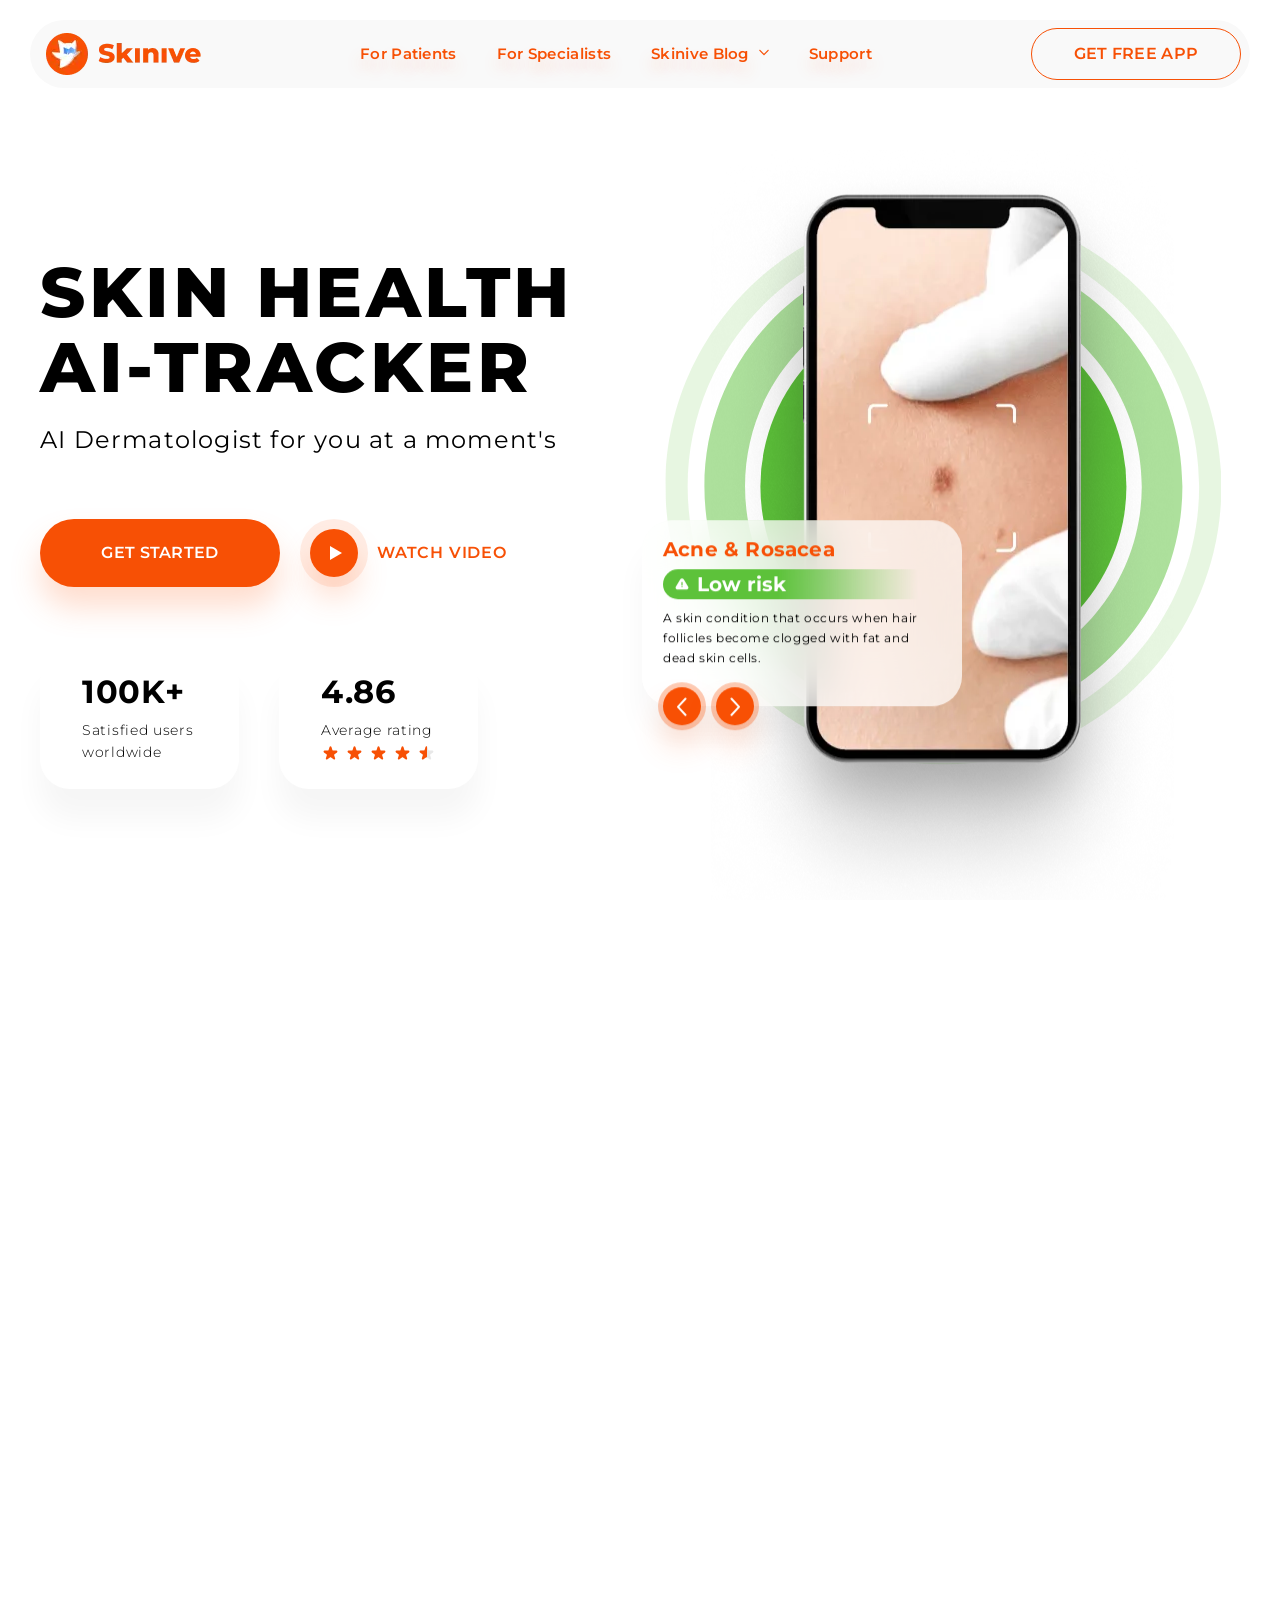
<file: index.html>
<!DOCTYPE html>
<html lang="en">

<head>
   <meta charset="UTF-8">
   <meta http-equiv="X-UA-Compatible" content="IE=edge">
   <meta name="viewport" content="width=device-width, initial-scale=1.0">
   <link rel="stylesheet" href="css/style.min.css?_v=20230106144936">
   <link rel="stylesheet" href="files/swiper/css/swiper-bundle.min.css?_v=20230106144936">
   <title>Skin Health AI-Tracker</title>
</head>

<body>
   <div class="wrapper">
      <header class="header">
	<div id="header-wrapper" class="header__wrapper lock-padding">
		<div class="n_container header-container">
			<div class="header__wrap-logo">
				<a href="/">
					<picture><source srcset="images/logo-header.webp" type="image/webp"><img src="images/logo-header.png" alt="Skin Health AI-Tracker"></picture>
				</a>
			</div>
			<div class="header__menu menu">
				<nav class="menu__body">
					<div class="menu-topmenu-container">
						<ul id="primary-menu" class="menu__list">
							<li class="menu-item">
								<a class="menu__link" href="#">For Patients</a>
							</li>
							<li class="menu-item">
								<a class="menu__link" href="#">For Specialists</a>
							</li>
							<!--- menu-item-has-children current-menu-item current_page_item -->
							<li class="menu-item">
								<a class="menu__link" href="#">Skinive Blog</a>
								<span class="menu__arrow">
									<svg width="12" height="7" viewBox="0 0 12 7" fill="none">
										<path
											d="M1.53033 0.46967C1.23744 0.176777 0.762563 0.176777 0.46967 0.46967C0.176777 0.762563 0.176777 1.23744 0.46967 1.53033L1.53033 0.46967ZM6 6L5.46967 6.53033C5.76256 6.82322 6.23744 6.82322 6.53033 6.53033L6 6ZM11.5303 1.53033C11.8232 1.23744 11.8232 0.762563 11.5303 0.46967C11.2374 0.176777 10.7626 0.176777 10.4697 0.46967L11.5303 1.53033ZM0.46967 1.53033L5.46967 6.53033L6.53033 5.46967L1.53033 0.46967L0.46967 1.53033ZM6.53033 6.53033L11.5303 1.53033L10.4697 0.46967L5.46967 5.46967L6.53033 6.53033Z"
											fill="currentColor" />
									</svg>
								</span>
								<ul class="menu__sub-list">
									<li class="menu-item">
										<a class="menu__link" href="#">Sub link 1</a>
									</li>
									<li class="menu-item current-menu-item current_page_item">
										<a class="menu__link" href="#">Sub link 2</a>
									</li>
									<li class="menu-item">
										<a class="menu__link" href="#">Sub link 3</a>
									</li>
									<li class="menu-item">
										<a class="menu__link" href="#">Sub link 4</a>
									</li>
								</ul>
							</li>
							<!--- current-menu-item current_page_item -->
							<li class="menu-item">
								<a class="menu__link" href="#">Support</a>
							</li>
						</ul>
					</div>
				</nav>
				<div class="header__wrap-button-icons">
					<ul class="header__social-icons icons-deley">
						<li class="header__social-icon hidden-link" data-url="#">
							<svg viewBox="0 0 51 54" fill="none">
								<g filter="url(#filter0_d_6169_984)">
									<path
										d="M36 15.2889V11.0996C34.0604 11.0996 32.5802 10.5759 31.625 9.55808C30.6446 8.39647 30.0954 6.92542 30.0719 5.39828V5.09588L26.1563 5V22.0154C26.0219 22.7578 25.6657 23.4406 25.1355 23.9717C24.6054 24.5028 23.9269 24.8565 23.1917 24.9853C22.4565 25.114 21.6999 25.0114 21.0242 24.6914C20.3484 24.3714 19.786 23.8494 19.4129 23.1958C19.0397 22.5423 18.8738 21.7887 18.9375 21.0367C19.0012 20.2847 19.2914 19.5706 19.769 18.9908C20.2467 18.411 20.8887 17.9934 21.6084 17.7943C22.3281 17.5953 23.0909 17.6244 23.7938 17.8777V13.8211C23.384 13.7532 22.9694 13.7187 22.5542 13.7179C21.0601 13.7179 19.5996 14.166 18.3573 15.0056C17.115 15.8452 16.1468 17.0386 15.575 18.4348C15.0033 19.8311 14.8537 21.3674 15.1452 22.8496C15.4366 24.3319 16.1561 25.6934 17.2126 26.762C18.269 27.8306 19.6151 28.5583 21.0804 28.8532C22.5458 29.148 24.0647 28.9967 25.445 28.4184C26.8254 27.84 28.0052 26.8606 28.8352 25.6041C29.6653 24.3475 30.1083 22.8702 30.1083 21.3589C30.1075 21.0458 30.088 20.733 30.05 20.4222V13.6736C31.8305 14.7984 33.902 15.3607 36 15.2889Z"
										fill="currentColor" />
								</g>
								<defs>
									<filter id="filter0_d_6169_984" x="0" y="0" width="51" height="54"
										filterUnits="userSpaceOnUse" color-interpolation-filters="sRGB">
										<feFlood flood-opacity="0" result="BackgroundImageFix" />
										<feColorMatrix in="SourceAlpha" type="matrix"
											values="0 0 0 0 0 0 0 0 0 0 0 0 0 0 0 0 0 0 127 0" result="hardAlpha" />
										<feOffset dy="10" />
										<feGaussianBlur stdDeviation="7.5" />
										<feComposite in2="hardAlpha" operator="out" />
										<feColorMatrix type="matrix"
											values="0 0 0 0 1 0 0 0 0 0.470937 0 0 0 0 0.233333 0 0 0 0.25 0" />
										<feBlend mode="normal" in2="BackgroundImageFix" result="effect1_dropShadow_6169_984" />
										<feBlend mode="normal" in="SourceGraphic" in2="effect1_dropShadow_6169_984"
											result="shape" />
									</filter>
								</defs>
							</svg>
						</li>
						<li class="header__social-icon hidden-link" data-url="https://www.linkedin.com/">
							<svg viewBox="0 0 54 53" fill="none">
								<g filter="url(#filter0_d_6169_983)">
									<path
										d="M15 7.67172C15 6.89729 15.2703 6.2584 15.8108 5.75505C16.3513 5.25168 17.0541 5 17.9189 5C18.7683 5 19.4556 5.2478 19.9807 5.74343C20.5212 6.25455 20.7915 6.92052 20.7915 7.74141C20.7915 8.48485 20.529 9.10436 20.0039 9.6C19.4633 10.1111 18.7529 10.3667 17.8726 10.3667H17.8494C17 10.3667 16.3127 10.1111 15.7876 9.6C15.2625 9.08889 15 8.44612 15 7.67172ZM15.3012 28V12.4808H20.444V28H15.3012ZM23.2934 28H28.4363V19.3343C28.4363 18.7922 28.4981 18.3741 28.6216 18.0798C28.8378 17.5532 29.166 17.1079 29.6062 16.7439C30.0463 16.38 30.5984 16.198 31.2625 16.198C32.9923 16.198 33.8571 17.3673 33.8571 19.7061V28H39V19.102C39 16.8098 38.4595 15.0712 37.3784 13.8864C36.2973 12.7015 34.8687 12.1091 33.0927 12.1091C31.1004 12.1091 29.5483 12.9687 28.4363 14.6879V14.7343H28.4131L28.4363 14.6879V12.4808H23.2934C23.3243 12.9764 23.3398 14.5175 23.3398 17.104C23.3398 19.6906 23.3243 23.3225 23.2934 28Z"
										fill="currentColor" />
								</g>
								<defs>
									<filter id="filter0_d_6169_983" x="0" y="0" width="54" height="53"
										filterUnits="userSpaceOnUse" color-interpolation-filters="sRGB">
										<feFlood flood-opacity="0" result="BackgroundImageFix" />
										<feColorMatrix in="SourceAlpha" type="matrix"
											values="0 0 0 0 0 0 0 0 0 0 0 0 0 0 0 0 0 0 127 0" result="hardAlpha" />
										<feOffset dy="10" />
										<feGaussianBlur stdDeviation="7.5" />
										<feComposite in2="hardAlpha" operator="out" />
										<feColorMatrix type="matrix"
											values="0 0 0 0 1 0 0 0 0 0.470937 0 0 0 0 0.233333 0 0 0 0.25 0" />
										<feBlend mode="normal" in2="BackgroundImageFix" result="effect1_dropShadow_6169_983" />
										<feBlend mode="normal" in="SourceGraphic" in2="effect1_dropShadow_6169_983"
											result="shape" />
									</filter>
								</defs>
							</svg>
						</li>
						<li class="header__social-icon hidden-link" data-url="https://facebook.com/">
							<svg viewBox="0 0 42 52" fill="none">
								<g filter="url(#filter0_d_6169_980)">
									<path
										d="M26.2138 17.3748L26.8359 13.3933H22.9453V10.8102C22.9249 10.5053 22.9716 10.1995 23.0821 9.91569C23.1926 9.63184 23.364 9.37716 23.5836 9.17056C23.8031 8.96395 24.0652 8.81072 24.3504 8.72224C24.6356 8.63376 24.9365 8.61229 25.2309 8.65944H27V5.26885C25.9608 5.10409 24.9116 5.01425 23.8601 5C20.6549 5 18.5623 6.90654 18.5623 10.3592V13.3933H15V17.3748H18.5623V27H22.9453V17.3748H26.2138Z"
										fill="currentColor" />
								</g>
								<defs>
									<filter id="filter0_d_6169_980" x="0" y="0" width="42" height="52"
										filterUnits="userSpaceOnUse" color-interpolation-filters="sRGB">
										<feFlood flood-opacity="0" result="BackgroundImageFix" />
										<feColorMatrix in="SourceAlpha" type="matrix"
											values="0 0 0 0 0 0 0 0 0 0 0 0 0 0 0 0 0 0 127 0" result="hardAlpha" />
										<feOffset dy="10" />
										<feGaussianBlur stdDeviation="7.5" />
										<feComposite in2="hardAlpha" operator="out" />
										<feColorMatrix type="matrix"
											values="0 0 0 0 1 0 0 0 0 0.470937 0 0 0 0 0.233333 0 0 0 0.25 0" />
										<feBlend mode="normal" in2="BackgroundImageFix" result="effect1_dropShadow_6169_980" />
										<feBlend mode="normal" in="SourceGraphic" in2="effect1_dropShadow_6169_980"
											result="shape" />
									</filter>
								</defs>
							</svg>
						</li>
						<li class="header__social-icon hidden-link" data-url="https://www.instagram.com/">
							<svg viewBox="0 0 52 52" fill="none">
								<g filter="url(#filter0_d_6169_977)">
									<path fill-rule="evenodd" clip-rule="evenodd"
										d="M21.1875 5H30.8125C34.2245 5 37 7.77551 37 11.1875V20.8125C37 24.2245 34.2245 27 30.8125 27H21.1875C17.7755 27 15 24.2245 15 20.8125V11.1875C15 7.77551 17.7755 5 21.1875 5ZM20.5 16C20.5 19.0333 22.9673 21.5 26 21.5C29.0327 21.5 31.5 19.0333 31.5 16C31.5 12.9667 29.0327 10.5 26 10.5C22.9673 10.5 20.5 12.9667 20.5 16ZM31.5 9.8125C31.5 10.1922 31.8078 10.5 32.1875 10.5C32.5672 10.5 32.875 10.1922 32.875 9.8125C32.875 9.43275 32.5672 9.125 32.1875 9.125C31.8078 9.125 31.5 9.43275 31.5 9.8125ZM28.9168 18.9168C30.5277 17.3059 30.5277 14.6941 28.9168 13.0832C27.3059 11.4723 24.6941 11.4723 23.0832 13.0832C21.4723 14.6941 21.4723 17.3059 23.0832 18.9168C24.6941 20.5277 27.3059 20.5277 28.9168 18.9168Z"
										fill="currentColor" />
								</g>
								<defs>
									<filter id="filter0_d_6169_977" x="0" y="0" width="52" height="52"
										filterUnits="userSpaceOnUse" color-interpolation-filters="sRGB">
										<feFlood flood-opacity="0" result="BackgroundImageFix" />
										<feColorMatrix in="SourceAlpha" type="matrix"
											values="0 0 0 0 0 0 0 0 0 0 0 0 0 0 0 0 0 0 127 0" result="hardAlpha" />
										<feOffset dy="10" />
										<feGaussianBlur stdDeviation="7.5" />
										<feComposite in2="hardAlpha" operator="out" />
										<feColorMatrix type="matrix"
											values="0 0 0 0 1 0 0 0 0 0.470937 0 0 0 0 0.233333 0 0 0 0.25 0" />
										<feBlend mode="normal" in2="BackgroundImageFix" result="effect1_dropShadow_6169_977" />
										<feBlend mode="normal" in="SourceGraphic" in2="effect1_dropShadow_6169_977"
											result="shape" />
									</filter>
								</defs>
							</svg>
						</li>
						<li class="header__social-icon hidden-link" data-url="https://youtube.com/">
							<svg viewBox="0 0 61 52" fill="none">
								<g filter="url(#filter0_d_6169_981)">
									<path
										d="M39.811 5H20.7727C17.5614 5 15 7.59962 15 10.7727V21.0565C15 24.2677 17.5996 26.8291 20.7727 26.8291H39.811C43.0223 26.8291 45.5837 24.2295 45.5837 21.0565V10.7727C45.5837 7.59962 42.9841 5 39.811 5ZM27.0187 20.6359V11.2314L35.0469 15.9337L27.0187 20.6359Z"
										fill="currentColor" />
								</g>
								<defs>
									<filter id="filter0_d_6169_981" x="0" y="0" width="60.582" height="51.8291"
										filterUnits="userSpaceOnUse" color-interpolation-filters="sRGB">
										<feFlood flood-opacity="0" result="BackgroundImageFix" />
										<feColorMatrix in="SourceAlpha" type="matrix"
											values="0 0 0 0 0 0 0 0 0 0 0 0 0 0 0 0 0 0 127 0" result="hardAlpha" />
										<feOffset dy="10" />
										<feGaussianBlur stdDeviation="7.5" />
										<feComposite in2="hardAlpha" operator="out" />
										<feColorMatrix type="matrix"
											values="0 0 0 0 1 0 0 0 0 0.470937 0 0 0 0 0.233333 0 0 0 0.25 0" />
										<feBlend mode="normal" in2="BackgroundImageFix" result="effect1_dropShadow_6169_981" />
										<feBlend mode="normal" in="SourceGraphic" in2="effect1_dropShadow_6169_981"
											result="shape" />
									</filter>
								</defs>
							</svg>
						</li>
					</ul>
					<a href="/get-skinive.html" class="header__button btn-deley">
						<span class="dekstop">GET FREE APP</span>
						<span class="mobile">GET STARTED</span>
					</a>
				</div>
			</div>
			<div class="menu__icon">
				<span>Burger</span>
			</div>
		</div>
	</div>
</header>
      <main class="main home-page">
         <section class="first-screen">
            <div class="n_container">
               <div class="first-screen__items">
                  <div class="first-screen__item fs-one-item">
                     <h1 class="first-screen__title">Skin Health AI-Tracker</h1>
                     <p class="first-screen__text">AI Dermatologist for you at a moment's</p>
                     <div class="first-screen__wrap-buttons">
                        <a href="/get-skinive.html" class="first-screen__button">GET STARTED</a>
                        <p class="first-screen__watch-video">
                           <button class="first-screen__watch-video-circle">
                              <svg width="12" height="14" viewBox="0 0 12 14" fill="none">
                                 <path d="M12 7L3.01142e-07 13.9282L9.06825e-07 0.0717964L12 7Z" fill="white" />
                              </svg>
                           </button>
                           WATCH VIDEO
                        </p>
                     </div>
                     <div class="first-screen__blocks">
                        <div class="first-screen__block">
                           <p class="first-screen__block-number">100k+</p>
                           <p class="first-screen__block-text">Satisfied users worldwide</p>
                        </div>
                        <div class="first-screen__block">
                           <p class="first-screen__block-number">4.86</p>
                           <p class="first-screen__block-text">Average rating</p>
                           <svg width="115" height="19" viewBox="0 0 115 19" fill="none">
                              <path
                                 d="M8.54827 2.95106C8.84629 2.02697 10.1537 2.02697 10.4517 2.95106L11.3979 5.88479C11.5313 6.29864 11.917 6.5788 12.3518 6.57785L15.4343 6.57112C16.4053 6.56899 16.8093 7.81242 16.0225 8.38141L13.5247 10.1878C13.1724 10.4426 13.0251 10.896 13.1604 11.3092L14.1193 14.2388C14.4214 15.1616 13.3637 15.93 12.5794 15.3576L10.0896 13.5403C9.73832 13.2839 9.26168 13.2839 8.91045 13.5403L6.42059 15.3576C5.63633 15.93 4.5786 15.1616 4.88066 14.2388L5.83962 11.3092C5.9749 10.896 5.82761 10.4426 5.47526 10.1878L2.97748 8.38141C2.19072 7.81242 2.59473 6.56899 3.56568 6.57112L6.64821 6.57785C7.08305 6.5788 7.46866 6.29864 7.60213 5.88479L8.54827 2.95106Z"
                                 fill="#F75005" />
                              <path
                                 d="M32.5483 2.95106C32.8463 2.02697 34.1537 2.02697 34.4517 2.95106L35.3979 5.88479C35.5313 6.29864 35.917 6.5788 36.3518 6.57785L39.4343 6.57112C40.4053 6.56899 40.8093 7.81242 40.0225 8.38141L37.5247 10.1878C37.1724 10.4426 37.0251 10.896 37.1604 11.3092L38.1193 14.2388C38.4214 15.1616 37.3637 15.93 36.5794 15.3576L34.0896 13.5403C33.7383 13.2839 33.2617 13.2839 32.9104 13.5403L30.4206 15.3576C29.6363 15.93 28.5786 15.1616 28.8807 14.2388L29.8396 11.3092C29.9749 10.896 29.8276 10.4426 29.4753 10.1878L26.9775 8.38141C26.1907 7.81242 26.5947 6.56899 27.5657 6.57112L30.6482 6.57785C31.083 6.5788 31.4687 6.29864 31.6021 5.88479L32.5483 2.95106Z"
                                 fill="#F75005" />
                              <path
                                 d="M56.5483 2.95106C56.8463 2.02697 58.1537 2.02697 58.4517 2.95106L59.3979 5.88479C59.5313 6.29864 59.917 6.5788 60.3518 6.57785L63.4343 6.57112C64.4053 6.56899 64.8093 7.81242 64.0225 8.38141L61.5247 10.1878C61.1724 10.4426 61.0251 10.896 61.1604 11.3092L62.1193 14.2388C62.4214 15.1616 61.3637 15.93 60.5794 15.3576L58.0896 13.5403C57.7383 13.2839 57.2617 13.2839 56.9104 13.5403L54.4206 15.3576C53.6363 15.93 52.5786 15.1616 52.8807 14.2388L53.8396 11.3092C53.9749 10.896 53.8276 10.4426 53.4753 10.1878L50.9775 8.38141C50.1907 7.81242 50.5947 6.56899 51.5657 6.57112L54.6482 6.57785C55.083 6.5788 55.4687 6.29864 55.6021 5.88479L56.5483 2.95106Z"
                                 fill="#F75005" />
                              <path
                                 d="M80.5483 2.95106C80.8463 2.02697 82.1537 2.02697 82.4517 2.95106L83.3979 5.88479C83.5313 6.29864 83.917 6.5788 84.3518 6.57785L87.4343 6.57112C88.4053 6.56899 88.8093 7.81242 88.0225 8.38141L85.5247 10.1878C85.1724 10.4426 85.0251 10.896 85.1604 11.3092L86.1193 14.2388C86.4214 15.1616 85.3637 15.93 84.5794 15.3576L82.0896 13.5403C81.7383 13.2839 81.2617 13.2839 80.9104 13.5403L78.4206 15.3576C77.6363 15.93 76.5786 15.1616 76.8807 14.2388L77.8396 11.3092C77.9749 10.896 77.8276 10.4426 77.4753 10.1878L74.9775 8.38141C74.1907 7.81242 74.5947 6.56899 75.5657 6.57112L78.6482 6.57785C79.083 6.5788 79.4687 6.29864 79.6021 5.88479L80.5483 2.95106Z"
                                 fill="#F75005" />
                              <path
                                 d="M104.548 2.95106C104.846 2.02697 106.154 2.02697 106.452 2.95106L107.398 5.88479C107.531 6.29864 107.917 6.5788 108.352 6.57785L111.434 6.57112C112.405 6.56899 112.809 7.81242 112.023 8.38141L109.525 10.1878C109.172 10.4426 109.025 10.896 109.16 11.3092L110.119 14.2388C110.421 15.1616 109.364 15.93 108.579 15.3576L106.09 13.5403C105.738 13.2839 105.262 13.2839 104.91 13.5403L102.421 15.3576C101.636 15.93 100.579 15.1616 100.881 14.2388L101.84 11.3092C101.975 10.896 101.828 10.4426 101.475 10.1878L98.9775 8.38141C98.1907 7.81242 98.5947 6.56899 99.5657 6.57112L102.648 6.57785C103.083 6.5788 103.469 6.29864 103.602 5.88479L104.548 2.95106Z"
                                 fill="#E8E8E8" />
                              <path fill-rule="evenodd" clip-rule="evenodd"
                                 d="M106.001 2.3875C105.494 2.10152 104.763 2.2894 104.549 2.95112L103.603 5.88486C103.47 6.29871 103.084 6.57887 102.649 6.57792L99.5666 6.57118C98.5957 6.56906 98.1917 7.81248 98.9784 8.38148L101.476 10.1879C101.829 10.4427 101.976 10.896 101.841 11.3093L100.882 14.2389C100.58 15.1616 101.637 15.9301 102.422 15.3577L104.911 13.5404C105.234 13.3052 105.661 13.2858 106.001 13.482V2.3875Z"
                                 fill="#F75005" />
                           </svg>
                        </div>
                     </div>
                  </div>
                  <div data-da="fs-one-item, 2, 991" class="first-screen__item">
                     <div class="first-screen__item-content">
                        <div class="fs-slider deley swiper-conteiner">
                           <div class="fs-slider__wrapper swiper-wrapper">
                              <div class="fs-slider__slide swiper-slide">
                                 <div class="fs-slider__wrap-image">
                                    <picture><source srcset="images/fs-slide-illustration.webp" type="image/webp"><img class="swiper-lazy" src="images/fs-slide-illustration.png" alt=""></picture>
                                 </div>
                                 <div class="fs-slider__block">
                                    <h3 class="fs-slider__block-title">Acne & Rosacea</h3>
                                    <div class="fs-slider__block-label low-risk">
                                       <svg width="14" height="12" viewBox="0 0 14 12" fill="none">
                                          <path
                                             d="M13.1592 8.50836L8.685 1.08836C8.50408 0.805334 8.25482 0.572414 7.96019 0.411072C7.66557 0.249731 7.33507 0.165161 6.99916 0.165161C6.66326 0.165161 6.33275 0.249731 6.03813 0.411072C5.74351 0.572414 5.49425 0.805334 5.31333 1.08836L0.839163 8.50836C0.681111 8.77182 0.595207 9.07226 0.590087 9.37945C0.584967 9.68664 0.660812 9.98977 0.809997 10.2584C0.982476 10.5607 1.23213 10.8118 1.53345 10.986C1.83476 11.1602 2.17694 11.2514 2.525 11.25H11.4733C11.8191 11.2537 12.1597 11.1661 12.4608 10.9961C12.762 10.8261 13.0129 10.5797 13.1883 10.2817C13.3419 10.0103 13.4202 9.70283 13.415 9.39106C13.4099 9.07928 13.3216 8.77454 13.1592 8.50836ZM6.99916 8.91669C6.88379 8.91669 6.77101 8.88248 6.67508 8.81838C6.57915 8.75428 6.50438 8.66318 6.46023 8.55659C6.41608 8.45 6.40453 8.33271 6.42704 8.21955C6.44955 8.1064 6.5051 8.00246 6.58668 7.92088C6.66826 7.8393 6.7722 7.78374 6.88536 7.76123C6.99852 7.73873 7.11581 7.75028 7.2224 7.79443C7.32899 7.83858 7.42009 7.91335 7.48419 8.00927C7.54828 8.1052 7.5825 8.21799 7.5825 8.33336C7.5825 8.48807 7.52104 8.63644 7.41164 8.74584C7.30225 8.85523 7.15387 8.91669 6.99916 8.91669ZM7.5825 6.58336C7.5825 6.73807 7.52104 6.88644 7.41164 6.99584C7.30225 7.10523 7.15387 7.16669 6.99916 7.16669C6.84445 7.16669 6.69608 7.10523 6.58668 6.99584C6.47729 6.88644 6.41583 6.73807 6.41583 6.58336V4.25002C6.41583 4.09532 6.47729 3.94694 6.58668 3.83755C6.69608 3.72815 6.84445 3.66669 6.99916 3.66669C7.15387 3.66669 7.30225 3.72815 7.41164 3.83755C7.52104 3.94694 7.5825 4.09532 7.5825 4.25002V6.58336Z"
                                             fill="white" />
                                       </svg>
                                       <p>Low risk</p>
                                    </div>
                                    <div class="fs-slider__block-wrap-text">
                                       <p>A skin condition that occurs when hair follicles become clogged with fat and
                                          dead skin cells.</p>
                                    </div>
                                    <div class="fs-slider__block-wrap-arrow">
                                       <div class="fs-slider-button-prev">
                                          <svg width="10" height="19" viewBox="0 0 10 19" fill="none">
                                             <path d="M8.5 1.5L1 9.625L8.5 17.75" stroke="white" stroke-width="2"
                                                stroke-linecap="round" stroke-linejoin="round" />
                                          </svg>
                                       </div>
                                       <div class="fs-slider-button-next">
                                          <svg width="10" height="19" viewBox="0 0 10 19" fill="none">
                                             <path d="M1.5 1.5L9 9.625L1.5 17.75" stroke="white" stroke-width="2"
                                                stroke-linecap="round" stroke-linejoin="round" />
                                          </svg>
                                       </div>
                                    </div>
                                 </div>
                              </div>
                              <div class="fs-slider__slide swiper-slide">
                                 <div class="fs-slider__wrap-image">
                                    <picture><source srcset="images/fs-slide-illustration.webp" type="image/webp"><img class="swiper-lazy" src="images/fs-slide-illustration.png" alt=""></picture>
                                 </div>
                                 <div class="fs-slider__block">
                                    <h3 class="fs-slider__block-title">Acne & Rosacea.</h3>
                                    <div class="fs-slider__block-label medium-risk">
                                       <svg width="14" height="12" viewBox="0 0 14 12" fill="none">
                                          <path
                                             d="M13.1592 8.50836L8.685 1.08836C8.50408 0.805334 8.25482 0.572414 7.96019 0.411072C7.66557 0.249731 7.33507 0.165161 6.99916 0.165161C6.66326 0.165161 6.33275 0.249731 6.03813 0.411072C5.74351 0.572414 5.49425 0.805334 5.31333 1.08836L0.839163 8.50836C0.681111 8.77182 0.595207 9.07226 0.590087 9.37945C0.584967 9.68664 0.660812 9.98977 0.809997 10.2584C0.982476 10.5607 1.23213 10.8118 1.53345 10.986C1.83476 11.1602 2.17694 11.2514 2.525 11.25H11.4733C11.8191 11.2537 12.1597 11.1661 12.4608 10.9961C12.762 10.8261 13.0129 10.5797 13.1883 10.2817C13.3419 10.0103 13.4202 9.70283 13.415 9.39106C13.4099 9.07928 13.3216 8.77454 13.1592 8.50836ZM6.99916 8.91669C6.88379 8.91669 6.77101 8.88248 6.67508 8.81838C6.57915 8.75428 6.50438 8.66318 6.46023 8.55659C6.41608 8.45 6.40453 8.33271 6.42704 8.21955C6.44955 8.1064 6.5051 8.00246 6.58668 7.92088C6.66826 7.8393 6.7722 7.78374 6.88536 7.76123C6.99852 7.73873 7.11581 7.75028 7.2224 7.79443C7.32899 7.83858 7.42009 7.91335 7.48419 8.00927C7.54828 8.1052 7.5825 8.21799 7.5825 8.33336C7.5825 8.48807 7.52104 8.63644 7.41164 8.74584C7.30225 8.85523 7.15387 8.91669 6.99916 8.91669ZM7.5825 6.58336C7.5825 6.73807 7.52104 6.88644 7.41164 6.99584C7.30225 7.10523 7.15387 7.16669 6.99916 7.16669C6.84445 7.16669 6.69608 7.10523 6.58668 6.99584C6.47729 6.88644 6.41583 6.73807 6.41583 6.58336V4.25002C6.41583 4.09532 6.47729 3.94694 6.58668 3.83755C6.69608 3.72815 6.84445 3.66669 6.99916 3.66669C7.15387 3.66669 7.30225 3.72815 7.41164 3.83755C7.52104 3.94694 7.5825 4.09532 7.5825 4.25002V6.58336Z"
                                             fill="white" />
                                       </svg>
                                       <p>Medium risk</p>
                                    </div>
                                    <div class="fs-slider__block-wrap-text">
                                       <p>A skin condition that occurs when hair follicles become clogged with fat and
                                          dead skin cells..</p>
                                    </div>
                                    <div class="fs-slider__block-wrap-arrow">
                                       <div class="fs-slider-button-prev">
                                          <svg width="10" height="19" viewBox="0 0 10 19" fill="none">
                                             <path d="M8.5 1.5L1 9.625L8.5 17.75" stroke="white" stroke-width="2"
                                                stroke-linecap="round" stroke-linejoin="round" />
                                          </svg>
                                       </div>
                                       <div class="fs-slider-button-next">
                                          <svg width="10" height="19" viewBox="0 0 10 19" fill="none">
                                             <path d="M1.5 1.5L9 9.625L1.5 17.75" stroke="white" stroke-width="2"
                                                stroke-linecap="round" stroke-linejoin="round" />
                                          </svg>
                                       </div>
                                    </div>
                                 </div>
                              </div>
                              <div class="fs-slider__slide swiper-slide">
                                 <div class="fs-slider__wrap-image">
                                    <picture><source srcset="images/fs-slide-illustration.webp" type="image/webp"><img class="swiper-lazy" src="images/fs-slide-illustration.png" alt=""></picture>
                                 </div>
                                 <div class="fs-slider__block">
                                    <h3 class="fs-slider__block-title">Acne & Rosacea..</h3>
                                    <div class="fs-slider__block-label high-risk">
                                       <svg width="14" height="12" viewBox="0 0 14 12" fill="none">
                                          <path
                                             d="M13.1592 8.50836L8.685 1.08836C8.50408 0.805334 8.25482 0.572414 7.96019 0.411072C7.66557 0.249731 7.33507 0.165161 6.99916 0.165161C6.66326 0.165161 6.33275 0.249731 6.03813 0.411072C5.74351 0.572414 5.49425 0.805334 5.31333 1.08836L0.839163 8.50836C0.681111 8.77182 0.595207 9.07226 0.590087 9.37945C0.584967 9.68664 0.660812 9.98977 0.809997 10.2584C0.982476 10.5607 1.23213 10.8118 1.53345 10.986C1.83476 11.1602 2.17694 11.2514 2.525 11.25H11.4733C11.8191 11.2537 12.1597 11.1661 12.4608 10.9961C12.762 10.8261 13.0129 10.5797 13.1883 10.2817C13.3419 10.0103 13.4202 9.70283 13.415 9.39106C13.4099 9.07928 13.3216 8.77454 13.1592 8.50836ZM6.99916 8.91669C6.88379 8.91669 6.77101 8.88248 6.67508 8.81838C6.57915 8.75428 6.50438 8.66318 6.46023 8.55659C6.41608 8.45 6.40453 8.33271 6.42704 8.21955C6.44955 8.1064 6.5051 8.00246 6.58668 7.92088C6.66826 7.8393 6.7722 7.78374 6.88536 7.76123C6.99852 7.73873 7.11581 7.75028 7.2224 7.79443C7.32899 7.83858 7.42009 7.91335 7.48419 8.00927C7.54828 8.1052 7.5825 8.21799 7.5825 8.33336C7.5825 8.48807 7.52104 8.63644 7.41164 8.74584C7.30225 8.85523 7.15387 8.91669 6.99916 8.91669ZM7.5825 6.58336C7.5825 6.73807 7.52104 6.88644 7.41164 6.99584C7.30225 7.10523 7.15387 7.16669 6.99916 7.16669C6.84445 7.16669 6.69608 7.10523 6.58668 6.99584C6.47729 6.88644 6.41583 6.73807 6.41583 6.58336V4.25002C6.41583 4.09532 6.47729 3.94694 6.58668 3.83755C6.69608 3.72815 6.84445 3.66669 6.99916 3.66669C7.15387 3.66669 7.30225 3.72815 7.41164 3.83755C7.52104 3.94694 7.5825 4.09532 7.5825 4.25002V6.58336Z"
                                             fill="white" />
                                       </svg>
                                       <p>High risk</p>
                                    </div>
                                    <div class="fs-slider__block-wrap-text">
                                       <p>A skin condition that occurs when hair follicles become clogged with fat and
                                          dead skin cells...</p>
                                    </div>
                                    <div class="fs-slider__block-wrap-arrow">
                                       <div class="fs-slider-button-prev">
                                          <svg width="10" height="19" viewBox="0 0 10 19" fill="none">
                                             <path d="M8.5 1.5L1 9.625L8.5 17.75" stroke="white" stroke-width="2"
                                                stroke-linecap="round" stroke-linejoin="round" />
                                          </svg>
                                       </div>
                                       <div class="fs-slider-button-next">
                                          <svg width="10" height="19" viewBox="0 0 10 19" fill="none">
                                             <path d="M1.5 1.5L9 9.625L1.5 17.75" stroke="white" stroke-width="2"
                                                stroke-linecap="round" stroke-linejoin="round" />
                                          </svg>
                                       </div>
                                    </div>
                                 </div>
                              </div>
                           </div>
                           <img class="first-screen__item-content-bg" src="images/svg/fs-bg-item.svg" alt="">
                        </div>
                     </div>
                  </div>
               </div>
            </div>
         </section>
         <section class="start-your-jouney">
            <div class="n_container">
               <p class="start-your-jouney__text-above-title">Perfect skin made easy</p>
               <h2 class="start-your-jouney__title">Start your journey<br>To healthy & beauty skin</h2>
               <div class="start-your-jouney__wrap-video">
                  <video class="player" preload="none" data-poster="images/start-your-jouney-poster-video.jpg">
                     <source src="https://cdn.plyr.io/static/demo/View_From_A_Blue_Moon_Trailer-576p.mp4"
                        type="video/mp4">
                     <a href="https://cdn.plyr.io/static/demo/View_From_A_Blue_Moon_Trailer-576p.mp4"
                        download="">Download</a>
                  </video>
               </div>
            </div>
         </section>
         <section class="take-care-of-skin">
            <div class="n_container">
               <div class="take-care-of-skin__items">
                  <div class="take-care-of-skin__item">
                     <div class="take-care-of-skin__icons">
                        <div class="take-care-of-skin__wrap-icon">
                           <img src="images/svg/take-care-of-skin-icon-1.svg" alt="">
                        </div>
                        <div class="take-care-of-skin__wrap-icon">
                           <img src="images/svg/take-care-of-skin-icon-2.svg" alt="">
                        </div>
                        <div class="take-care-of-skin__wrap-icon">
                           <img src="images/svg/take-care-of-skin-icon-3.svg" alt="">
                        </div>
                     </div>
                     <div class="take-care-of-skin__blockText">
                        <p>Skinive Apps are CE-Marked medical software trusted by dermatologists and being used by
                           people at home and by professionals in primary care all around the world.</p>
                     </div>
                  </div>
                  <div class="take-care-of-skin__item">
                     <p class="take-care-of-skin__text-above-title">Who we serve</p>
                     <h2 class="take-care-of-skin__title">Skinive is here to take care of skin</h2>
                  </div>
               </div>
               <div class="take-care-of-skin__blocks">
                  <div class="take-care-of-skin__block">
                     <div class="take-care-of-skin__wrap-image">
                        <img src="images/svg/take-care-of-skin-block-icon-1.svg" alt="">
                     </div>
                     <div class="take-care-of-skin__block-wrap-title-text">
                        <h3 class="take-care-of-skin__block-title">Home use</h3>
                        <div class="take-care-of-skin__block-text">
                           <p>Getting more results can be made easier with smarter coaching solutions.</p>
                        </div>
                     </div>
                     <div class="take-care-of-skin__block-wrap-arrow">
                        <a class="take-care-of-skin__block-link" href="#">
                           <span class="take-care-of-skin__link-wrap-icon">
                              <svg width="20" height="12" viewBox="0 0 20 12" fill="none">
                                 <path d="M1 6H19M19 6L13.8077 1M19 6L13.8077 11" stroke="currentColor" stroke-width="2"
                                    stroke-linecap="round" stroke-linejoin="round" />
                              </svg>
                           </span>
                        </a>
                     </div>
                  </div>
                  <div class="take-care-of-skin__block">
                     <div class="take-care-of-skin__wrap-image">
                        <img src="images/svg/take-care-of-skin-block-icon-2.svg" alt="">
                     </div>
                     <div class="take-care-of-skin__block-wrap-title-text">
                        <h3 class="take-care-of-skin__block-title">Medical Profesionals</h3>
                        <div class="take-care-of-skin__block-text">
                           <p>Improve the diagnosis precision and bring efficiency to your medical practice.</p>
                        </div>
                     </div>
                     <div class="take-care-of-skin__block-wrap-arrow">
                        <a class="take-care-of-skin__block-link" href="#">
                           <span class="take-care-of-skin__link-wrap-icon">
                              <svg width="20" height="12" viewBox="0 0 20 12" fill="none">
                                 <path d="M1 6H19M19 6L13.8077 1M19 6L13.8077 11" stroke="currentColor" stroke-width="2"
                                    stroke-linecap="round" stroke-linejoin="round" />
                              </svg>
                           </span>
                        </a>
                     </div>
                  </div>
                  <div class="take-care-of-skin__block">
                     <div class="take-care-of-skin__wrap-image">
                        <img src="images/svg/take-care-of-skin-block-icon-3.svg" alt="">
                     </div>
                     <div class="take-care-of-skin__block-wrap-title-text">
                        <h3 class="take-care-of-skin__block-title">3rd-party developers</h3>
                        <div class="take-care-of-skin__block-text">
                           <p>Open to use AI-powered dermatology technology for Digital Health and Beauty IT-solutions.
                           </p>
                        </div>
                     </div>
                     <div class="take-care-of-skin__block-wrap-arrow">
                        <a class="take-care-of-skin__block-link" href="#">
                           <span class="take-care-of-skin__link-wrap-icon">
                              <svg width="20" height="12" viewBox="0 0 20 12" fill="none">
                                 <path d="M1 6H19M19 6L13.8077 1M19 6L13.8077 11" stroke="currentColor" stroke-width="2"
                                    stroke-linecap="round" stroke-linejoin="round" />
                              </svg>
                           </span>
                        </a>
                     </div>
                  </div>
               </div>
            </div>
         </section>
         <section class="key-features">
            <div class="n_container">
               <div class="key-features__items">
                  <div class="key-features__item key-features__first-item">
                     <div class="key-features__item-content">
                        <img class="key-features-bg-item-one" src="images/svg/key-features-bg-item-one.svg" alt="">
                        <div class="key-features__block-image">
                           <picture><source srcset="images/key-features-item-one-image.webp" type="image/webp"><img class="key-features__image" src="images/key-features-item-one-image.png" alt=""></picture>
                        </div>
                     </div>
                  </div>
                  <div class="key-features__item">
                     <h2 class="key-features__title">Key features</h2>
                     <div class="key-features__block">
                        <div class="key-features__block-wrap-icon calendar">
                           <svg width="42" height="43" viewBox="0 0 42 43" fill="none">
                              <path fill-rule="evenodd" clip-rule="evenodd"
                                 d="M11.2972 0.266357C12.0265 0.266357 12.6178 0.857615 12.6178 1.58697V9.42809C12.6178 10.1574 12.0265 10.7487 11.2972 10.7487C10.5678 10.7487 9.97656 10.1574 9.97656 9.42809V1.58697C9.97656 0.857615 10.5678 0.266357 11.2972 0.266357Z"
                                 fill="white" />
                              <path fill-rule="evenodd" clip-rule="evenodd"
                                 d="M30.223 0.124512C30.9523 0.124512 31.5436 0.715769 31.5436 1.44512V9.28625C31.5436 10.0156 30.9523 10.6069 30.223 10.6069C29.4936 10.6069 28.9023 10.0156 28.9023 9.28625V1.44512C28.9023 0.715769 29.4936 0.124512 30.223 0.124512Z"
                                 fill="white" />
                              <path fill-rule="evenodd" clip-rule="evenodd"
                                 d="M8.00391 5.34912H5.26644C2.5434 5.34912 0.335938 7.55658 0.335938 10.2796V38.056C0.335938 40.7791 2.5434 42.9865 5.26644 42.9865H36.8066C39.5296 42.9865 41.7371 40.7791 41.7371 38.056V10.2796C41.7371 7.55658 39.5296 5.34912 36.8066 5.34912H33.4257V9.42732C33.4257 11.2507 31.9475 12.7288 30.1241 12.7288C28.3007 12.7288 26.8226 11.2507 26.8226 9.42732V5.34912H14.607V9.42732C14.607 11.2507 13.1288 12.7288 11.3054 12.7288C9.48205 12.7288 8.00391 11.2507 8.00391 9.42732V5.34912Z"
                                 fill="white" />
                              <path
                                 d="M9.73343 29.8157C10.7728 29.8157 11.6153 28.9732 11.6153 27.9339C11.6153 26.8945 10.7728 26.052 9.73343 26.052C8.6941 26.052 7.85156 26.8945 7.85156 27.9339C7.85156 28.9732 8.6941 29.8157 9.73343 29.8157Z"
                                 fill="#F75005" />
                              <path
                                 d="M17.2569 29.8156C18.2962 29.8156 19.1387 28.9731 19.1387 27.9338C19.1387 26.8944 18.2962 26.0519 17.2569 26.0519C16.2175 26.0519 15.375 26.8944 15.375 27.9338C15.375 28.9731 16.2175 29.8156 17.2569 29.8156Z"
                                 fill="#F75005" />
                              <path
                                 d="M24.7725 29.8156C25.8118 29.8156 26.6544 28.9731 26.6544 27.9338C26.6544 26.8944 25.8118 26.0519 24.7725 26.0519C23.7332 26.0519 22.8906 26.8944 22.8906 27.9338C22.8906 28.9731 23.7332 29.8156 24.7725 29.8156Z"
                                 fill="#F75005" />
                              <path
                                 d="M32.3077 29.8156C33.347 29.8156 34.1895 28.9731 34.1895 27.9338C34.1895 26.8944 33.347 26.0519 32.3077 26.0519C31.2683 26.0519 30.4258 26.8944 30.4258 27.9338C30.4258 28.9731 31.2683 29.8156 32.3077 29.8156Z"
                                 fill="#F75005" />
                              <path
                                 d="M24.7725 22.2877C25.8118 22.2877 26.6544 21.4451 26.6544 20.4058C26.6544 19.3665 25.8118 18.5239 24.7725 18.5239C23.7332 18.5239 22.8906 19.3665 22.8906 20.4058C22.8906 21.4451 23.7332 22.2877 24.7725 22.2877Z"
                                 fill="#F75005" />
                              <path
                                 d="M32.3077 22.2877C33.347 22.2877 34.1895 21.4451 34.1895 20.4058C34.1895 19.3665 33.347 18.5239 32.3077 18.5239C31.2683 18.5239 30.4258 19.3665 30.4258 20.4058C30.4258 21.4451 31.2683 22.2877 32.3077 22.2877Z"
                                 fill="#F75005" />
                              <path
                                 d="M9.73343 37.3421C10.7728 37.3421 11.6153 36.4996 11.6153 35.4602C11.6153 34.4209 10.7728 33.5784 9.73343 33.5784C8.6941 33.5784 7.85156 34.4209 7.85156 35.4602C7.85156 36.4996 8.6941 37.3421 9.73343 37.3421Z"
                                 fill="#F75005" />
                              <path
                                 d="M17.2569 37.3421C18.2962 37.3421 19.1387 36.4996 19.1387 35.4602C19.1387 34.4209 18.2962 33.5784 17.2569 33.5784C16.2175 33.5784 15.375 34.4209 15.375 35.4602C15.375 36.4996 16.2175 37.3421 17.2569 37.3421Z"
                                 fill="#F75005" />
                              <path
                                 d="M24.7725 37.3421C25.8118 37.3421 26.6544 36.4996 26.6544 35.4602C26.6544 34.4209 25.8118 33.5784 24.7725 33.5784C23.7332 33.5784 22.8906 34.4209 22.8906 35.4602C22.8906 36.4996 23.7332 37.3421 24.7725 37.3421Z"
                                 fill="#F75005" />
                           </svg>
                        </div>
                        <div class="key-features__block-wrap-image no-image">
                           <div class="key-features__block-wrap-image-content">
                              <div class="label">
                                 <p><strong>Low</strong><span>Threat level</span></p>
                              </div>
                              <div class="time-info">
                                 <p>Schedule a new check</p>
                                 <div class="wrap-icon">
                                    <img src="images/svg/icon-clock.svg" alt="">
                                 </div>
                              </div>
                           </div>
                        </div>
                        <div class="key-features__block-text">
                           <p>Using regular Skinive screening to perform more meaningful skin self-exams</p>
                        </div>
                     </div>
                     <div class="key-features__block">
                        <div class="key-features__block-wrap-icon eye">
                           <svg width="50" height="34" viewBox="0 0 50 34" fill="none">
                              <path
                                 d="M25 0.817383C13.6364 0.817383 3.93182 7.65938 0 17.3174C3.93182 26.9754 13.6364 33.8174 25 33.8174C36.375 33.8174 46.0682 26.9754 50 17.3174C46.0682 7.65938 36.375 0.817383 25 0.817383ZM25 28.3174C18.7273 28.3174 13.6364 23.3894 13.6364 17.3174C13.6364 11.2454 18.7273 6.31738 25 6.31738C31.2727 6.31738 36.3636 11.2454 36.3636 17.3174C36.3636 23.3894 31.2727 28.3174 25 28.3174ZM25 10.7174C21.2386 10.7174 18.1818 13.6764 18.1818 17.3174C18.1818 20.9584 21.2386 23.9174 25 23.9174C28.7614 23.9174 31.8182 20.9584 31.8182 17.3174C31.8182 13.6764 28.7614 10.7174 25 10.7174Z"
                                 fill="white" />
                           </svg>
                        </div>
                        <div class="key-features__block-wrap-image">
                           <img class="key-features__block-image n_object-fit" src="images/key-features-block-image-2.jpg"
                              alt="">
                        </div>
                        <div class="key-features__block-text">
                           <p>AI-based realtime camera helps to take the best photos, allowing to see & evaluate skin
                              problems</p>
                        </div>
                     </div>
                     <div class="key-features__block">
                        <div class="key-features__block-wrap-icon silhouette">
                           <svg width="39" height="55" viewBox="0 0 39 55" fill="none">
                              <path fill-rule="evenodd" clip-rule="evenodd"
                                 d="M19.5 12.5631C22.9615 12.5631 25.7676 9.80573 25.7676 6.40429C25.7676 3.00288 22.9615 0.245483 19.5 0.245483C16.0384 0.245483 13.2324 3.00288 13.2324 6.40429C13.2324 9.80573 16.0384 12.5631 19.5 12.5631ZM38.888 15.9031C39.3185 17.3544 38.4701 18.874 36.9931 19.2969C33.6846 20.2444 30.6952 20.9578 27.8568 21.4334V37.1907V37.1983V52.2532C27.8568 53.7166 26.6853 54.9213 25.1974 54.9877C23.7096 55.0539 22.4318 53.9585 22.297 52.501L20.9042 37.4462C20.8966 37.3634 20.8928 37.2807 20.8928 37.1983H18.1072C18.1072 37.2807 18.1034 37.3634 18.0958 37.4462L16.703 52.501C16.5681 53.9585 15.2904 55.0539 13.8026 54.9877C12.3148 54.9213 11.1432 53.7166 11.1432 52.2532V21.3829C8.31214 20.9032 5.33348 20.2041 2.04159 19.3066C0.559083 18.9024 -0.309192 17.3938 0.102104 15.9372C0.513539 14.4804 2.04869 13.6272 3.53119 14.0314C9.94966 15.7814 14.7725 16.6478 19.5121 16.6686C24.2421 16.6894 29.0528 15.8686 35.4342 14.0411C36.9113 13.618 38.4576 14.4517 38.888 15.9031Z"
                                 fill="white" />
                           </svg>
                        </div>
                        <div class="key-features__block-wrap-image">
                           <img class="key-features__block-image n_object-fit" src="images/key-features-block-image-3.jpg"
                              alt="">
                        </div>
                        <div class="key-features__block-text">
                           <p>3D Skin-map increases accuracy and improves the speed of documentation</p>
                        </div>
                     </div>
                  </div>
               </div>
               <div class="key-features__buttons">
                  <div data-url="https://www.apple.com/app-store/" class="key-features__button hidden-link">
                     <img src="images/svg/button-app-store.svg" alt="">
                  </div>
                  <div data-url="https://play.google.com/store/games" class="key-features__button hidden-link">
                     <img src="images/svg/button-google-play.svg" alt="">
                  </div>
               </div>
            </div>
         </section>
         <section class="who-we-serve">
            <div class="n_container">
               <div class="who-we-serve__items">
                  <div class="who-we-serve__item">
                     <p class="who-we-serve__text-above-title">Who we serve</p>
                     <h2 class="who-we-serve__title">Skinive is here to take care of skin</h2>
                  </div>
                  <div class="who-we-serve__item">
                     <div class="block-info-numbers">
                        <div class="block-info-numbers__content">
                           <p class="block-info-numbers__number">565.823</p>
                           <p class="block-info-numbers__text">Skin checks done</p>
                        </div>
                        <div class="block-info-numbers__bottom">
                           <p>Las updated</p>
                           <div class="block-info-numbers__today">
                              <p>Today <span>08:05 AM</span></p>
                           </div>
                        </div>
                     </div>
                  </div>
               </div>
               <div class="who-we-serve__wrap-counters">
                  <div class="who-we-serve__counter">
                     <div class="who-we-serve__counter-content">
                        <p class="who-we-serve__counter-number">11%</p>
                        <p class="who-we-serve__counter-text">RISKS IDENTIFIED</p>
                     </div>
                  </div>
                  <div class="who-we-serve__counter">
                     <p class="who-we-serve__counter-number">7691</p>
                     <p class="who-we-serve__counter-text">HPV</p>
                  </div>
                  <div class="who-we-serve__counter">
                     <p class="who-we-serve__counter-number">10146</p>
                     <p class="who-we-serve__counter-text">CANCER RISKS</p>
                  </div>
                  <div class="who-we-serve__counter">
                     <p class="who-we-serve__counter-number">1867</p>
                     <p class="who-we-serve__counter-text">FUNGAL</p>
                  </div>
                  <div class="who-we-serve__counter">
                     <p class="who-we-serve__counter-number">34066</p>
                     <p class="who-we-serve__counter-text">ACNE, ROZACEA</p>
                  </div>
               </div>
            </div>
            <img class="who-we-serve__illustration deskstop" src="images/svg/who-we-service-illustration.svg"
               alt="Who we service Illustration deskstop">
            <img class="who-we-serve__illustration mobile" src="images/svg/who-we-service-illustration-mobile.svg"
               alt="Who we service Illustration mobile">
         </section>
         <section class="world-better">
            <div class="n_container">
               <div class="world-better__items">
                  <div class="world-better__item">
                     <h2 class="world-better__title">Even one happy face makes world better</h2>
                  </div>
                  <div class="world-better__item">
                     <div id="world-better-wrap-arrows">
                        <div class="world-better__sw-btn-prev">
                           <svg width="10" height="19" viewBox="0 0 10 19" fill="none">
                              <path d="M8.5 1.5L1 9.625L8.5 17.75" stroke="white" stroke-width="2"
                                 stroke-linecap="round" stroke-linejoin="round" />
                           </svg>
                        </div>
                        <div class="world-better__sw-btn-next">
                           <svg width="10" height="19" viewBox="0 0 10 19" fill="none">
                              <path d="M1.5 1.5L9 9.625L1.5 17.75" stroke="white" stroke-width="2"
                                 stroke-linecap="round" stroke-linejoin="round" />
                           </svg>
                        </div>
                     </div>
                  </div>
               </div>
               <div class="wrap-slider">
                  <div class="world-better__slider swiper-conteiner">
                     <div class="world-better-slider__wrapper swiper-wrapper">
                        <div class="world-better-slider__slide swiper-slide">
                           <div class="world-better-slider__wrap-image">
                              <img class="swiper-lazy n_object-fit" data-src="images/world-better-slider-image.jpg"
                                 src="[data-uri]"
                                 alt="">
                           </div>
                           <div class="world-better-slider__wrap-text">
                              <p>Skinive Accuracy Report 2021 at Social Science Research Network</p>
                           </div>
                           <div class="world-better-slider__wrap-data-permalink">
                              <span class="world-better-slider__data">20.12.2022</span>
                              <a class="world-better-slider__permalink" href="#">Read more
                                 <span class="world-better-slider__permalink-wrap-icon">
                                    <svg width="20" height="12" viewBox="0 0 20 12" fill="none">
                                       <path d="M1 6H19M19 6L13.8077 1M19 6L13.8077 11" stroke="currentColor"
                                          stroke-width="2" stroke-linecap="round" stroke-linejoin="round" />
                                    </svg>
                                 </span>
                              </a>
                           </div>
                        </div>
                        <div class="world-better-slider__slide swiper-slide">
                           <div class="world-better-slider__wrap-image">
                              <img class="swiper-lazy n_object-fit" data-src="images/world-better-slider-image.jpg"
                                 src="[data-uri]"
                                 alt="">
                           </div>
                           <div class="world-better-slider__wrap-text">
                              <p>Skinive Accuracy Report 2021 at Social Science Research Network</p>
                           </div>
                           <div class="world-better-slider__wrap-data-permalink">
                              <span class="world-better-slider__data">20.12.2022</span>
                              <a class="world-better-slider__permalink" href="#">Read more
                                 <span class="world-better-slider__permalink-wrap-icon">
                                    <svg width="20" height="12" viewBox="0 0 20 12" fill="none">
                                       <path d="M1 6H19M19 6L13.8077 1M19 6L13.8077 11" stroke="currentColor"
                                          stroke-width="2" stroke-linecap="round" stroke-linejoin="round" />
                                    </svg>
                                 </span>
                              </a>
                           </div>
                        </div>
                        <div class="world-better-slider__slide swiper-slide">
                           <div class="world-better-slider__wrap-image">
                              <img class="swiper-lazy n_object-fit" data-src="images/world-better-slider-image.jpg"
                                 src="[data-uri]"
                                 alt="">
                           </div>
                           <div class="world-better-slider__wrap-text">
                              <p>Skinive activities and achivements in Autumn 2021</p>
                           </div>
                           <div class="world-better-slider__wrap-data-permalink">
                              <span class="world-better-slider__data">20.12.2022</span>
                              <a class="world-better-slider__permalink" href="#">Read more
                                 <span class="world-better-slider__permalink-wrap-icon">
                                    <svg width="20" height="12" viewBox="0 0 20 12" fill="none">
                                       <path d="M1 6H19M19 6L13.8077 1M19 6L13.8077 11" stroke="currentColor"
                                          stroke-width="2" stroke-linecap="round" stroke-linejoin="round" />
                                    </svg>
                                 </span>
                              </a>
                           </div>
                        </div>
                        <div class="world-better-slider__slide swiper-slide">
                           <div class="world-better-slider__wrap-image">
                              <img class="swiper-lazy n_object-fit" data-src="images/world-better-slider-image.jpg"
                                 src="[data-uri]"
                                 alt="">
                           </div>
                           <div class="world-better-slider__wrap-text">
                              <p>Skinive has CE Marked as a medical device</p>
                           </div>
                           <div class="world-better-slider__wrap-data-permalink">
                              <span class="world-better-slider__data">20.12.2022</span>
                              <a class="world-better-slider__permalink" href="#">Read more
                                 <span class="world-better-slider__permalink-wrap-icon">
                                    <svg width="20" height="12" viewBox="0 0 20 12" fill="none">
                                       <path d="M1 6H19M19 6L13.8077 1M19 6L13.8077 11" stroke="currentColor"
                                          stroke-width="2" stroke-linecap="round" stroke-linejoin="round" />
                                    </svg>
                                 </span>
                              </a>
                           </div>
                        </div>
                        <div class="world-better-slider__slide swiper-slide">
                           <div class="world-better-slider__wrap-image">
                              <img class="swiper-lazy n_object-fit" data-src="images/world-better-slider-image.jpg"
                                 src="[data-uri]"
                                 alt="">
                           </div>
                           <div class="world-better-slider__wrap-text">
                              <p>Skinive has CE Marked as a medical device</p>
                           </div>
                           <div class="world-better-slider__wrap-data-permalink">
                              <span class="world-better-slider__data">20.12.2022</span>
                              <a class="world-better-slider__permalink" href="#">Read more
                                 <span class="world-better-slider__permalink-wrap-icon">
                                    <svg width="20" height="12" viewBox="0 0 20 12" fill="none">
                                       <path d="M1 6H19M19 6L13.8077 1M19 6L13.8077 11" stroke="currentColor"
                                          stroke-width="2" stroke-linecap="round" stroke-linejoin="round" />
                                    </svg>
                                 </span>
                              </a>
                           </div>
                        </div>
                     </div>
                  </div>
               </div>
               <form action="#" class="world-better__form">
                  <input type="email" class="world-better-form__field" placeholder="Your E-mail (required)" required>
                  <button type="submit" class="world-better-form__submit">GET UPDATED</button>
               </form>
            </div>
         </section>
         <section class="supported-by">
            <div class="n_container">
               <h2 class="supported-by__title">Supported by:</h2>
               <div class="supported-by__blocks">
                  <!-- <div data-url="#" class="supported-by__block hidden-link"> -->
                  <div data-url="#" class="supported-by__block hidden-link">
                     <img class="supported-by__block-logo" src="images/svg/logo-rockstart.svg" alt="Rockstart">
                  </div>
                  <div data-url="#" class="supported-by__block hidden-link">
                     <img class="supported-by__block-logo" src="images/svg/logo-hypperion-lab.svg" alt="Hypperion Lab">
                  </div>
                  <div data-url="#" class="supported-by__block hidden-link">
                     <img class="supported-by__block-logo" src="images/svg/logo-european-commission.svg"
                        alt="European Commission">
                  </div>
                  <div data-url="#" class="supported-by__block hidden-link">
                     <img class="supported-by__block-logo" src="images/svg/logo-plug-and-play.svg" alt="Plug and Play">
                  </div>
                  <div data-url="#" class="supported-by__block hidden-link">
                     <img class="supported-by__block-logo" src="images/svg/logo-dutch-basecamp.svg" alt="Dutch Basecamp">
                  </div>
                  <div data-url="#" class="supported-by__block hidden-link">
                     <img class="supported-by__block-logo" src="images/svg/logo-elise.svg" alt="Elise">
                  </div>
                  <div data-url="#" class="supported-by__block hidden-link">
                     <img class="supported-by__block-logo" src="images/svg/logo-eu-india-innocenter.svg"
                        alt="Eu-india innocenter">
                  </div>
                  <div data-url="#" class="supported-by__block hidden-link">
                     <img class="supported-by__block-logo" src="images/svg/logo-google-for-startups.svg"
                        alt="Google for Startups">
                  </div>
                  <div data-url="#" class="supported-by__block hidden-link">
                     <img class="supported-by__block-logo" src="images/svg/logo-civitta.svg" alt="Civitta">
                  </div>
                  <div data-url="#" class="supported-by__block hidden-link">
                     <img class="supported-by__block-logo" src="images/svg/logo-almirall.svg" alt="Almirall">
                  </div>
               </div>
            </div>
         </section>
      </main>
      <footer class="footer">
   <div class="n_container">
      <div class="footer__items">
         <div class="footer__item footer-one-item">
            <div class="footer__wrap-logo">
               <a href="/" class="footer__logo">
                  <picture><source srcset="images/logo-footer.webp" type="image/webp"><img class="footer__logo" src="images/logo-footer.png" alt="Skin Health AI-Tracker"></picture>
               </a>
            </div>
            <div data-da="footer-two-item, 1, 800" class="footer__wrap-this-project">
               <div class="footer__wrap-icon-this-project">
                  <picture><source srcset="images/footer-icon-this-project.webp" type="image/webp"><img src="images/footer-icon-this-project.png" alt="This project"></picture>
               </div>
               <p>This project has received funding from<br> the European Union’s Horizon 2020 programme under grant
                  agreement No 951847</p>
            </div>
         </div>
         <div class="footer__item footer-two-item">
            <div class="footer__item-content">
               <nav class="footer__wrap-item-menu">
                  <ul class="menu__list">
                     <!--- current-menu-item current_page_item -->
                     <li class="menu-item">
                        <a class="menu__link" href="#">Terms & Conditions</a>
                     </li>
                     <li class="menu-item">
                        <a class="menu__link" href="#">Contacts</a>
                     </li>
                     <li class="menu-item">
                        <a class="menu__link" href="#">FAQ</a>
                     </li>
                  </ul>
               </nav>
               <div class="footer__wrap-copyright">
                  <p>&copy; 2018-2022 Skinive Holding B.V.<br> Overhoeksplein 3, 1031 KS Amsterdam, Netherlands</p>
               </div>
            </div>
         </div>
         <div class="footer__item">
            <a href="/get-skinive.html" class="footer__button">GET STARTED</a>
            <ul data-da="footer-one-item, 1, 800" class="footer__social-list">
               <li class="footer__social-list-item hidden-link" data-url="#">
                  <svg viewBox="0 0 51 54" fill="none">
                     <g filter="url(#filter0_d_6169_1984)">
                        <path
                           d="M36 15.2889V11.0996C34.0604 11.0996 32.5802 10.5759 31.625 9.55808C30.6446 8.39647 30.0954 6.92542 30.0719 5.39828V5.09588L26.1563 5V22.0154C26.0219 22.7578 25.6657 23.4406 25.1355 23.9717C24.6054 24.5028 23.9269 24.8565 23.1917 24.9853C22.4565 25.114 21.6999 25.0114 21.0242 24.6914C20.3484 24.3714 19.786 23.8494 19.4129 23.1958C19.0397 22.5423 18.8738 21.7887 18.9375 21.0367C19.0012 20.2847 19.2914 19.5706 19.769 18.9908C20.2467 18.411 20.8887 17.9934 21.6084 17.7943C22.3281 17.5953 23.0909 17.6244 23.7938 17.8777V13.8211C23.384 13.7532 22.9694 13.7187 22.5542 13.7179C21.0601 13.7179 19.5996 14.166 18.3573 15.0056C17.115 15.8452 16.1468 17.0386 15.575 18.4348C15.0033 19.8311 14.8537 21.3674 15.1452 22.8496C15.4366 24.3319 16.1561 25.6934 17.2126 26.762C18.269 27.8306 19.6151 28.5583 21.0804 28.8532C22.5458 29.148 24.0647 28.9967 25.445 28.4184C26.8254 27.84 28.0052 26.8606 28.8352 25.6041C29.6653 24.3475 30.1083 22.8702 30.1083 21.3589C30.1075 21.0458 30.088 20.733 30.05 20.4222V13.6736C31.8305 14.7984 33.902 15.3607 36 15.2889Z"
                           fill="currentColor" />
                     </g>
                     <defs>
                        <filter id="filter0_d_6169_1984" x="0" y="0" width="51" height="54" filterUnits="userSpaceOnUse"
                           color-interpolation-filters="sRGB">
                           <feFlood flood-opacity="0" result="BackgroundImageFix" />
                           <feColorMatrix in="SourceAlpha" type="matrix"
                              values="0 0 0 0 0 0 0 0 0 0 0 0 0 0 0 0 0 0 127 0" result="hardAlpha" />
                           <feOffset dy="10" />
                           <feGaussianBlur stdDeviation="7.5" />
                           <feComposite in2="hardAlpha" operator="out" />
                           <feColorMatrix type="matrix"
                              values="0 0 0 0 1 0 0 0 0 0.470937 0 0 0 0 0.233333 0 0 0 0.25 0" />
                           <feBlend mode="normal" in2="BackgroundImageFix" result="effect1_dropShadow_6169_984" />
                           <feBlend mode="normal" in="SourceGraphic" in2="effect1_dropShadow_6169_984" result="shape" />
                        </filter>
                     </defs>
                  </svg>
               </li>
               <li class="footer__social-list-item hidden-link" data-url="https://www.linkedin.com/">
                  <svg viewBox="0 0 54 53" fill="none">
                     <g filter="url(#filter0_d_63169_983)">
                        <path
                           d="M15 7.67172C15 6.89729 15.2703 6.2584 15.8108 5.75505C16.3513 5.25168 17.0541 5 17.9189 5C18.7683 5 19.4556 5.2478 19.9807 5.74343C20.5212 6.25455 20.7915 6.92052 20.7915 7.74141C20.7915 8.48485 20.529 9.10436 20.0039 9.6C19.4633 10.1111 18.7529 10.3667 17.8726 10.3667H17.8494C17 10.3667 16.3127 10.1111 15.7876 9.6C15.2625 9.08889 15 8.44612 15 7.67172ZM15.3012 28V12.4808H20.444V28H15.3012ZM23.2934 28H28.4363V19.3343C28.4363 18.7922 28.4981 18.3741 28.6216 18.0798C28.8378 17.5532 29.166 17.1079 29.6062 16.7439C30.0463 16.38 30.5984 16.198 31.2625 16.198C32.9923 16.198 33.8571 17.3673 33.8571 19.7061V28H39V19.102C39 16.8098 38.4595 15.0712 37.3784 13.8864C36.2973 12.7015 34.8687 12.1091 33.0927 12.1091C31.1004 12.1091 29.5483 12.9687 28.4363 14.6879V14.7343H28.4131L28.4363 14.6879V12.4808H23.2934C23.3243 12.9764 23.3398 14.5175 23.3398 17.104C23.3398 19.6906 23.3243 23.3225 23.2934 28Z"
                           fill="currentColor" />
                     </g>
                     <defs>
                        <filter id="filter0_d_63169_983" x="0" y="0" width="54" height="53" filterUnits="userSpaceOnUse"
                           color-interpolation-filters="sRGB">
                           <feFlood flood-opacity="0" result="BackgroundImageFix" />
                           <feColorMatrix in="SourceAlpha" type="matrix"
                              values="0 0 0 0 0 0 0 0 0 0 0 0 0 0 0 0 0 0 127 0" result="hardAlpha" />
                           <feOffset dy="10" />
                           <feGaussianBlur stdDeviation="7.5" />
                           <feComposite in2="hardAlpha" operator="out" />
                           <feColorMatrix type="matrix"
                              values="0 0 0 0 1 0 0 0 0 0.470937 0 0 0 0 0.233333 0 0 0 0.25 0" />
                           <feBlend mode="normal" in2="BackgroundImageFix" result="effect1_dropShadow_6169_983" />
                           <feBlend mode="normal" in="SourceGraphic" in2="effect1_dropShadow_6169_983" result="shape" />
                        </filter>
                     </defs>
                  </svg>
               </li>
               <li class="footer__social-list-item hidden-link" data-url="https://facebook.com/">
                  <svg viewBox="0 0 42 52" fill="none">
                     <g filter="url(#filter0_d_6169_9180)">
                        <path
                           d="M26.2138 17.3748L26.8359 13.3933H22.9453V10.8102C22.9249 10.5053 22.9716 10.1995 23.0821 9.91569C23.1926 9.63184 23.364 9.37716 23.5836 9.17056C23.8031 8.96395 24.0652 8.81072 24.3504 8.72224C24.6356 8.63376 24.9365 8.61229 25.2309 8.65944H27V5.26885C25.9608 5.10409 24.9116 5.01425 23.8601 5C20.6549 5 18.5623 6.90654 18.5623 10.3592V13.3933H15V17.3748H18.5623V27H22.9453V17.3748H26.2138Z"
                           fill="currentColor" />
                     </g>
                     <defs>
                        <filter id="filter0_d_6169_9180" x="0" y="0" width="42" height="52" filterUnits="userSpaceOnUse"
                           color-interpolation-filters="sRGB">
                           <feFlood flood-opacity="0" result="BackgroundImageFix" />
                           <feColorMatrix in="SourceAlpha" type="matrix"
                              values="0 0 0 0 0 0 0 0 0 0 0 0 0 0 0 0 0 0 127 0" result="hardAlpha" />
                           <feOffset dy="10" />
                           <feGaussianBlur stdDeviation="7.5" />
                           <feComposite in2="hardAlpha" operator="out" />
                           <feColorMatrix type="matrix"
                              values="0 0 0 0 1 0 0 0 0 0.470937 0 0 0 0 0.233333 0 0 0 0.25 0" />
                           <feBlend mode="normal" in2="BackgroundImageFix" result="effect1_dropShadow_6169_980" />
                           <feBlend mode="normal" in="SourceGraphic" in2="effect1_dropShadow_6169_980" result="shape" />
                        </filter>
                     </defs>
                  </svg>
               </li>
               <li class="footer__social-list-item hidden-link" data-url="https://www.instagram.com/">
                  <svg viewBox="0 0 52 52" fill="none">
                     <g filter="url(#filter0_d_6169_1977)">
                        <path fill-rule="evenodd" clip-rule="evenodd"
                           d="M21.1875 5H30.8125C34.2245 5 37 7.77551 37 11.1875V20.8125C37 24.2245 34.2245 27 30.8125 27H21.1875C17.7755 27 15 24.2245 15 20.8125V11.1875C15 7.77551 17.7755 5 21.1875 5ZM20.5 16C20.5 19.0333 22.9673 21.5 26 21.5C29.0327 21.5 31.5 19.0333 31.5 16C31.5 12.9667 29.0327 10.5 26 10.5C22.9673 10.5 20.5 12.9667 20.5 16ZM31.5 9.8125C31.5 10.1922 31.8078 10.5 32.1875 10.5C32.5672 10.5 32.875 10.1922 32.875 9.8125C32.875 9.43275 32.5672 9.125 32.1875 9.125C31.8078 9.125 31.5 9.43275 31.5 9.8125ZM28.9168 18.9168C30.5277 17.3059 30.5277 14.6941 28.9168 13.0832C27.3059 11.4723 24.6941 11.4723 23.0832 13.0832C21.4723 14.6941 21.4723 17.3059 23.0832 18.9168C24.6941 20.5277 27.3059 20.5277 28.9168 18.9168Z"
                           fill="currentColor" />
                     </g>
                     <defs>
                        <filter id="filter0_d_6169_1977" x="0" y="0" width="52" height="52" filterUnits="userSpaceOnUse"
                           color-interpolation-filters="sRGB">
                           <feFlood flood-opacity="0" result="BackgroundImageFix" />
                           <feColorMatrix in="SourceAlpha" type="matrix"
                              values="0 0 0 0 0 0 0 0 0 0 0 0 0 0 0 0 0 0 127 0" result="hardAlpha" />
                           <feOffset dy="10" />
                           <feGaussianBlur stdDeviation="7.5" />
                           <feComposite in2="hardAlpha" operator="out" />
                           <feColorMatrix type="matrix"
                              values="0 0 0 0 1 0 0 0 0 0.470937 0 0 0 0 0.233333 0 0 0 0.25 0" />
                           <feBlend mode="normal" in2="BackgroundImageFix" result="effect1_dropShadow_6169_977" />
                           <feBlend mode="normal" in="SourceGraphic" in2="effect1_dropShadow_6169_977" result="shape" />
                        </filter>
                     </defs>
                  </svg>
               </li>
               <li class="footer__social-list-item hidden-link" data-url="https://youtube.com/">
                  <svg viewBox="0 0 61 52" fill="none">
                     <g filter="url(#filter10_d_6169_981)">
                        <path
                           d="M39.811 5H20.7727C17.5614 5 15 7.59962 15 10.7727V21.0565C15 24.2677 17.5996 26.8291 20.7727 26.8291H39.811C43.0223 26.8291 45.5837 24.2295 45.5837 21.0565V10.7727C45.5837 7.59962 42.9841 5 39.811 5ZM27.0187 20.6359V11.2314L35.0469 15.9337L27.0187 20.6359Z"
                           fill="currentColor" />
                     </g>
                     <defs>
                        <filter id="filter10_d_6169_981" x="0" y="0" width="60.582" height="51.8291"
                           filterUnits="userSpaceOnUse" color-interpolation-filters="sRGB">
                           <feFlood flood-opacity="0" result="BackgroundImageFix" />
                           <feColorMatrix in="SourceAlpha" type="matrix"
                              values="0 0 0 0 0 0 0 0 0 0 0 0 0 0 0 0 0 0 127 0" result="hardAlpha" />
                           <feOffset dy="10" />
                           <feGaussianBlur stdDeviation="7.5" />
                           <feComposite in2="hardAlpha" operator="out" />
                           <feColorMatrix type="matrix"
                              values="0 0 0 0 1 0 0 0 0 0.470937 0 0 0 0 0.233333 0 0 0 0.25 0" />
                           <feBlend mode="normal" in2="BackgroundImageFix" result="effect1_dropShadow_6169_981" />
                           <feBlend mode="normal" in="SourceGraphic" in2="effect1_dropShadow_6169_981" result="shape" />
                        </filter>
                     </defs>
                  </svg>
               </li>
            </ul>
         </div>
      </div>
   </div>
</footer>
   </div>
   <script src="js/script.min.js?_v=20230106144936"></script>
   <script src="files/swiper/js/swiper-bundle.min.js?_v=20230106144936"></script>
   <script src="files/swiper/js/home-slider-settings.js?_v=20230106144936"></script>
   <script src="files/js/plyr.min.js?_v=20230106144936"></script>
   <!--<script src="files/js/animation-elements.min.js?_v=20230106144936"></script>-->
</body>

</html>
</file>
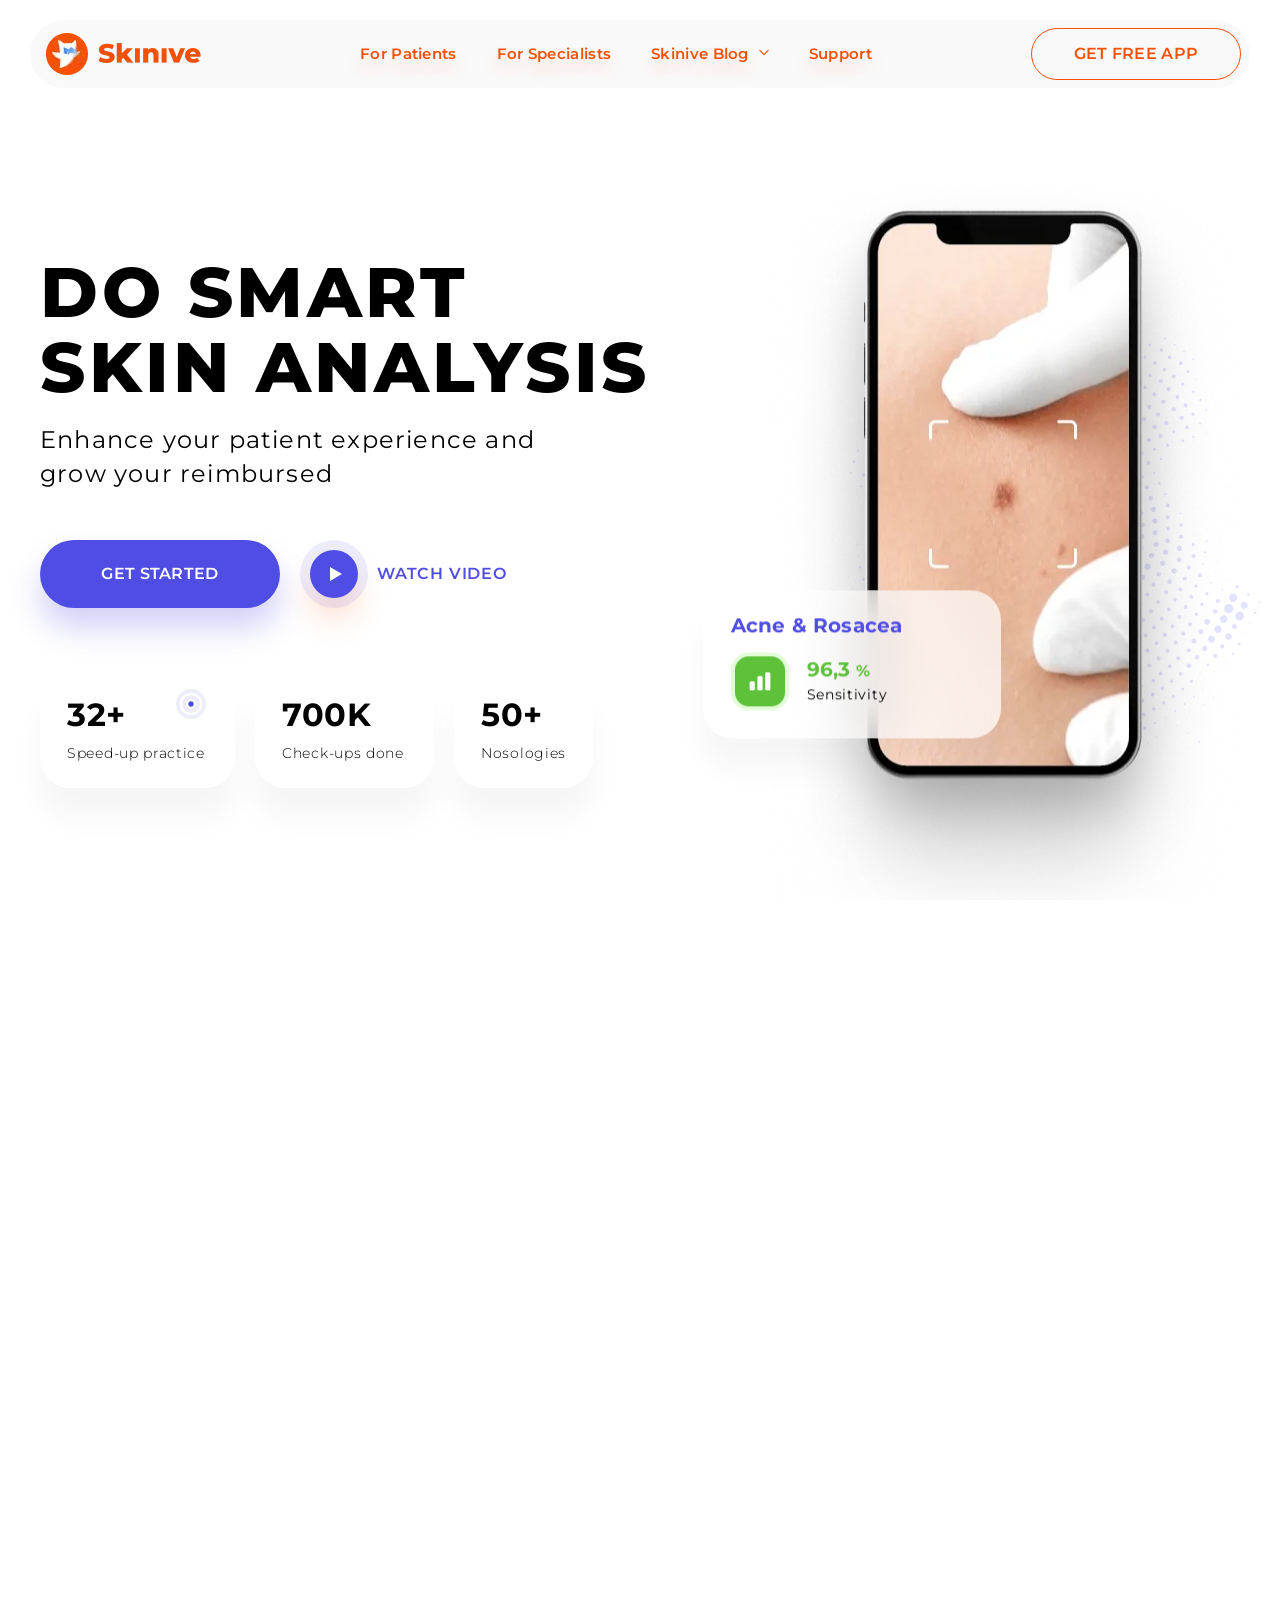
<file: for-doctors.html>
<!DOCTYPE html>
<html lang="en">

<head>
   <meta charset="UTF-8">
   <meta http-equiv="X-UA-Compatible" content="IE=edge">
   <meta name="viewport" content="width=device-width, initial-scale=1.0">
   <link rel="stylesheet" href="css/style.min.css?_v=20230106144936">
   <title>For Doctors - Skin Health AI-Tracker</title>
</head>

<body>
   <div class="wrapper">
      <header class="header">
	<div id="header-wrapper" class="header__wrapper lock-padding">
		<div class="n_container header-container">
			<div class="header__wrap-logo">
				<a href="/">
					<picture><source srcset="images/logo-header.webp" type="image/webp"><img src="images/logo-header.png" alt="Skin Health AI-Tracker"></picture>
				</a>
			</div>
			<div class="header__menu menu">
				<nav class="menu__body">
					<div class="menu-topmenu-container">
						<ul id="primary-menu" class="menu__list">
							<li class="menu-item">
								<a class="menu__link" href="#">For Patients</a>
							</li>
							<li class="menu-item">
								<a class="menu__link" href="#">For Specialists</a>
							</li>
							<!--- menu-item-has-children current-menu-item current_page_item -->
							<li class="menu-item">
								<a class="menu__link" href="#">Skinive Blog</a>
								<span class="menu__arrow">
									<svg width="12" height="7" viewBox="0 0 12 7" fill="none">
										<path
											d="M1.53033 0.46967C1.23744 0.176777 0.762563 0.176777 0.46967 0.46967C0.176777 0.762563 0.176777 1.23744 0.46967 1.53033L1.53033 0.46967ZM6 6L5.46967 6.53033C5.76256 6.82322 6.23744 6.82322 6.53033 6.53033L6 6ZM11.5303 1.53033C11.8232 1.23744 11.8232 0.762563 11.5303 0.46967C11.2374 0.176777 10.7626 0.176777 10.4697 0.46967L11.5303 1.53033ZM0.46967 1.53033L5.46967 6.53033L6.53033 5.46967L1.53033 0.46967L0.46967 1.53033ZM6.53033 6.53033L11.5303 1.53033L10.4697 0.46967L5.46967 5.46967L6.53033 6.53033Z"
											fill="currentColor" />
									</svg>
								</span>
								<ul class="menu__sub-list">
									<li class="menu-item">
										<a class="menu__link" href="#">Sub link 1</a>
									</li>
									<li class="menu-item current-menu-item current_page_item">
										<a class="menu__link" href="#">Sub link 2</a>
									</li>
									<li class="menu-item">
										<a class="menu__link" href="#">Sub link 3</a>
									</li>
									<li class="menu-item">
										<a class="menu__link" href="#">Sub link 4</a>
									</li>
								</ul>
							</li>
							<!--- current-menu-item current_page_item -->
							<li class="menu-item">
								<a class="menu__link" href="#">Support</a>
							</li>
						</ul>
					</div>
				</nav>
				<div class="header__wrap-button-icons">
					<ul class="header__social-icons icons-deley">
						<li class="header__social-icon hidden-link" data-url="#">
							<svg viewBox="0 0 51 54" fill="none">
								<g filter="url(#filter0_d_6169_984)">
									<path
										d="M36 15.2889V11.0996C34.0604 11.0996 32.5802 10.5759 31.625 9.55808C30.6446 8.39647 30.0954 6.92542 30.0719 5.39828V5.09588L26.1563 5V22.0154C26.0219 22.7578 25.6657 23.4406 25.1355 23.9717C24.6054 24.5028 23.9269 24.8565 23.1917 24.9853C22.4565 25.114 21.6999 25.0114 21.0242 24.6914C20.3484 24.3714 19.786 23.8494 19.4129 23.1958C19.0397 22.5423 18.8738 21.7887 18.9375 21.0367C19.0012 20.2847 19.2914 19.5706 19.769 18.9908C20.2467 18.411 20.8887 17.9934 21.6084 17.7943C22.3281 17.5953 23.0909 17.6244 23.7938 17.8777V13.8211C23.384 13.7532 22.9694 13.7187 22.5542 13.7179C21.0601 13.7179 19.5996 14.166 18.3573 15.0056C17.115 15.8452 16.1468 17.0386 15.575 18.4348C15.0033 19.8311 14.8537 21.3674 15.1452 22.8496C15.4366 24.3319 16.1561 25.6934 17.2126 26.762C18.269 27.8306 19.6151 28.5583 21.0804 28.8532C22.5458 29.148 24.0647 28.9967 25.445 28.4184C26.8254 27.84 28.0052 26.8606 28.8352 25.6041C29.6653 24.3475 30.1083 22.8702 30.1083 21.3589C30.1075 21.0458 30.088 20.733 30.05 20.4222V13.6736C31.8305 14.7984 33.902 15.3607 36 15.2889Z"
										fill="currentColor" />
								</g>
								<defs>
									<filter id="filter0_d_6169_984" x="0" y="0" width="51" height="54"
										filterUnits="userSpaceOnUse" color-interpolation-filters="sRGB">
										<feFlood flood-opacity="0" result="BackgroundImageFix" />
										<feColorMatrix in="SourceAlpha" type="matrix"
											values="0 0 0 0 0 0 0 0 0 0 0 0 0 0 0 0 0 0 127 0" result="hardAlpha" />
										<feOffset dy="10" />
										<feGaussianBlur stdDeviation="7.5" />
										<feComposite in2="hardAlpha" operator="out" />
										<feColorMatrix type="matrix"
											values="0 0 0 0 1 0 0 0 0 0.470937 0 0 0 0 0.233333 0 0 0 0.25 0" />
										<feBlend mode="normal" in2="BackgroundImageFix" result="effect1_dropShadow_6169_984" />
										<feBlend mode="normal" in="SourceGraphic" in2="effect1_dropShadow_6169_984"
											result="shape" />
									</filter>
								</defs>
							</svg>
						</li>
						<li class="header__social-icon hidden-link" data-url="https://www.linkedin.com/">
							<svg viewBox="0 0 54 53" fill="none">
								<g filter="url(#filter0_d_6169_983)">
									<path
										d="M15 7.67172C15 6.89729 15.2703 6.2584 15.8108 5.75505C16.3513 5.25168 17.0541 5 17.9189 5C18.7683 5 19.4556 5.2478 19.9807 5.74343C20.5212 6.25455 20.7915 6.92052 20.7915 7.74141C20.7915 8.48485 20.529 9.10436 20.0039 9.6C19.4633 10.1111 18.7529 10.3667 17.8726 10.3667H17.8494C17 10.3667 16.3127 10.1111 15.7876 9.6C15.2625 9.08889 15 8.44612 15 7.67172ZM15.3012 28V12.4808H20.444V28H15.3012ZM23.2934 28H28.4363V19.3343C28.4363 18.7922 28.4981 18.3741 28.6216 18.0798C28.8378 17.5532 29.166 17.1079 29.6062 16.7439C30.0463 16.38 30.5984 16.198 31.2625 16.198C32.9923 16.198 33.8571 17.3673 33.8571 19.7061V28H39V19.102C39 16.8098 38.4595 15.0712 37.3784 13.8864C36.2973 12.7015 34.8687 12.1091 33.0927 12.1091C31.1004 12.1091 29.5483 12.9687 28.4363 14.6879V14.7343H28.4131L28.4363 14.6879V12.4808H23.2934C23.3243 12.9764 23.3398 14.5175 23.3398 17.104C23.3398 19.6906 23.3243 23.3225 23.2934 28Z"
										fill="currentColor" />
								</g>
								<defs>
									<filter id="filter0_d_6169_983" x="0" y="0" width="54" height="53"
										filterUnits="userSpaceOnUse" color-interpolation-filters="sRGB">
										<feFlood flood-opacity="0" result="BackgroundImageFix" />
										<feColorMatrix in="SourceAlpha" type="matrix"
											values="0 0 0 0 0 0 0 0 0 0 0 0 0 0 0 0 0 0 127 0" result="hardAlpha" />
										<feOffset dy="10" />
										<feGaussianBlur stdDeviation="7.5" />
										<feComposite in2="hardAlpha" operator="out" />
										<feColorMatrix type="matrix"
											values="0 0 0 0 1 0 0 0 0 0.470937 0 0 0 0 0.233333 0 0 0 0.25 0" />
										<feBlend mode="normal" in2="BackgroundImageFix" result="effect1_dropShadow_6169_983" />
										<feBlend mode="normal" in="SourceGraphic" in2="effect1_dropShadow_6169_983"
											result="shape" />
									</filter>
								</defs>
							</svg>
						</li>
						<li class="header__social-icon hidden-link" data-url="https://facebook.com/">
							<svg viewBox="0 0 42 52" fill="none">
								<g filter="url(#filter0_d_6169_980)">
									<path
										d="M26.2138 17.3748L26.8359 13.3933H22.9453V10.8102C22.9249 10.5053 22.9716 10.1995 23.0821 9.91569C23.1926 9.63184 23.364 9.37716 23.5836 9.17056C23.8031 8.96395 24.0652 8.81072 24.3504 8.72224C24.6356 8.63376 24.9365 8.61229 25.2309 8.65944H27V5.26885C25.9608 5.10409 24.9116 5.01425 23.8601 5C20.6549 5 18.5623 6.90654 18.5623 10.3592V13.3933H15V17.3748H18.5623V27H22.9453V17.3748H26.2138Z"
										fill="currentColor" />
								</g>
								<defs>
									<filter id="filter0_d_6169_980" x="0" y="0" width="42" height="52"
										filterUnits="userSpaceOnUse" color-interpolation-filters="sRGB">
										<feFlood flood-opacity="0" result="BackgroundImageFix" />
										<feColorMatrix in="SourceAlpha" type="matrix"
											values="0 0 0 0 0 0 0 0 0 0 0 0 0 0 0 0 0 0 127 0" result="hardAlpha" />
										<feOffset dy="10" />
										<feGaussianBlur stdDeviation="7.5" />
										<feComposite in2="hardAlpha" operator="out" />
										<feColorMatrix type="matrix"
											values="0 0 0 0 1 0 0 0 0 0.470937 0 0 0 0 0.233333 0 0 0 0.25 0" />
										<feBlend mode="normal" in2="BackgroundImageFix" result="effect1_dropShadow_6169_980" />
										<feBlend mode="normal" in="SourceGraphic" in2="effect1_dropShadow_6169_980"
											result="shape" />
									</filter>
								</defs>
							</svg>
						</li>
						<li class="header__social-icon hidden-link" data-url="https://www.instagram.com/">
							<svg viewBox="0 0 52 52" fill="none">
								<g filter="url(#filter0_d_6169_977)">
									<path fill-rule="evenodd" clip-rule="evenodd"
										d="M21.1875 5H30.8125C34.2245 5 37 7.77551 37 11.1875V20.8125C37 24.2245 34.2245 27 30.8125 27H21.1875C17.7755 27 15 24.2245 15 20.8125V11.1875C15 7.77551 17.7755 5 21.1875 5ZM20.5 16C20.5 19.0333 22.9673 21.5 26 21.5C29.0327 21.5 31.5 19.0333 31.5 16C31.5 12.9667 29.0327 10.5 26 10.5C22.9673 10.5 20.5 12.9667 20.5 16ZM31.5 9.8125C31.5 10.1922 31.8078 10.5 32.1875 10.5C32.5672 10.5 32.875 10.1922 32.875 9.8125C32.875 9.43275 32.5672 9.125 32.1875 9.125C31.8078 9.125 31.5 9.43275 31.5 9.8125ZM28.9168 18.9168C30.5277 17.3059 30.5277 14.6941 28.9168 13.0832C27.3059 11.4723 24.6941 11.4723 23.0832 13.0832C21.4723 14.6941 21.4723 17.3059 23.0832 18.9168C24.6941 20.5277 27.3059 20.5277 28.9168 18.9168Z"
										fill="currentColor" />
								</g>
								<defs>
									<filter id="filter0_d_6169_977" x="0" y="0" width="52" height="52"
										filterUnits="userSpaceOnUse" color-interpolation-filters="sRGB">
										<feFlood flood-opacity="0" result="BackgroundImageFix" />
										<feColorMatrix in="SourceAlpha" type="matrix"
											values="0 0 0 0 0 0 0 0 0 0 0 0 0 0 0 0 0 0 127 0" result="hardAlpha" />
										<feOffset dy="10" />
										<feGaussianBlur stdDeviation="7.5" />
										<feComposite in2="hardAlpha" operator="out" />
										<feColorMatrix type="matrix"
											values="0 0 0 0 1 0 0 0 0 0.470937 0 0 0 0 0.233333 0 0 0 0.25 0" />
										<feBlend mode="normal" in2="BackgroundImageFix" result="effect1_dropShadow_6169_977" />
										<feBlend mode="normal" in="SourceGraphic" in2="effect1_dropShadow_6169_977"
											result="shape" />
									</filter>
								</defs>
							</svg>
						</li>
						<li class="header__social-icon hidden-link" data-url="https://youtube.com/">
							<svg viewBox="0 0 61 52" fill="none">
								<g filter="url(#filter0_d_6169_981)">
									<path
										d="M39.811 5H20.7727C17.5614 5 15 7.59962 15 10.7727V21.0565C15 24.2677 17.5996 26.8291 20.7727 26.8291H39.811C43.0223 26.8291 45.5837 24.2295 45.5837 21.0565V10.7727C45.5837 7.59962 42.9841 5 39.811 5ZM27.0187 20.6359V11.2314L35.0469 15.9337L27.0187 20.6359Z"
										fill="currentColor" />
								</g>
								<defs>
									<filter id="filter0_d_6169_981" x="0" y="0" width="60.582" height="51.8291"
										filterUnits="userSpaceOnUse" color-interpolation-filters="sRGB">
										<feFlood flood-opacity="0" result="BackgroundImageFix" />
										<feColorMatrix in="SourceAlpha" type="matrix"
											values="0 0 0 0 0 0 0 0 0 0 0 0 0 0 0 0 0 0 127 0" result="hardAlpha" />
										<feOffset dy="10" />
										<feGaussianBlur stdDeviation="7.5" />
										<feComposite in2="hardAlpha" operator="out" />
										<feColorMatrix type="matrix"
											values="0 0 0 0 1 0 0 0 0 0.470937 0 0 0 0 0.233333 0 0 0 0.25 0" />
										<feBlend mode="normal" in2="BackgroundImageFix" result="effect1_dropShadow_6169_981" />
										<feBlend mode="normal" in="SourceGraphic" in2="effect1_dropShadow_6169_981"
											result="shape" />
									</filter>
								</defs>
							</svg>
						</li>
					</ul>
					<a href="/get-skinive.html" class="header__button btn-deley">
						<span class="dekstop">GET FREE APP</span>
						<span class="mobile">GET STARTED</span>
					</a>
				</div>
			</div>
			<div class="menu__icon">
				<span>Burger</span>
			</div>
		</div>
	</div>
</header>
      <main class="main for-doctors-page">
         <section class="first-screen">
            <div class="n_container">
               <div class="first-screen__items">
                  <div class="first-screen__item fs-one-item">
                     <h1 class="first-screen__title">Do smart skin analysis</h1>
                     <p class="first-screen__text">Enhance your patient experience and grow your reimbursed</p>
                     <div class="first-screen__wrap-buttons">
                        <a href="/get-skinive.html" class="first-screen__button">GET STARTED</a>
                        <p class="first-screen__watch-video">
                           <button id="fp-fs-btn" class="first-screen__watch-video-circle">
                              <svg width="12" height="14" viewBox="0 0 12 14" fill="none">
                                 <path d="M12 7L3.01142e-07 13.9282L9.06825e-07 0.0717964L12 7Z" fill="white" />
                              </svg>
                           </button>
                           WATCH VIDEO
                        </p>
                     </div>
                     <div class="first-screen__blocks">
                        <div class="first-screen__block">
                           <svg width="40" height="40" viewBox="0 0 40 40" fill="none">
                              <path opacity="0.1"
                                 d="M20 5C28.2842 5 35 11.7157 35 20C35 28.2841 28.2842 34.9999 20 34.9999C11.7157 34.9999 5 28.2841 5 20C5 11.7157 11.7157 5 20 5ZM20 8.75C13.7868 8.75 8.75 13.7868 8.75 20C8.75 26.2132 13.7868 31.2499 20 31.2499C26.2132 31.2499 31.25 26.2132 31.25 20C31.25 13.7868 26.2132 8.75 20 8.75ZM20 11.2502C24.8325 11.2502 28.75 15.1677 28.75 20.0002C28.75 24.8327 24.8325 28.7501 20 28.7501C15.1675 28.7501 11.25 24.8327 11.25 20.0002C11.25 15.1677 15.1675 11.2502 20 11.2502ZM20 15.0002C17.2386 15.0002 15 17.2388 15 20.0002C15 22.7617 17.2386 25.0001 20 25.0001C22.7614 25.0001 25 22.7617 25 20.0002C25 17.2388 22.7614 15.0002 20 15.0002Z"
                                 fill="#504DE5" />
                              <circle cx="19.9996" cy="20.0001" r="2.7027" fill="#504DE5" />
                           </svg>
                           <p class="first-screen__block-number">32+</p>
                           <p class="first-screen__block-text">Speed-up practice</p>
                        </div>
                        <div class="first-screen__block">
                           <p class="first-screen__block-number">700K</p>
                           <p class="first-screen__block-text">Check-ups done</p>
                        </div>
                        <div class="first-screen__block">
                           <p class="first-screen__block-number">50+</p>
                           <p class="first-screen__block-text">Nosologies</p>
                        </div>
                     </div>
                  </div>
                  <div data-da="fs-one-item, 2, 991" class="first-screen__item">
                     <div class="first-screen__item-content">
                        <div class="fs-slider__wrap-right">
                           <div class="fs-slider__right">
                              <div class="fs-slider__wrap-image">
                                 <picture><source srcset="images/fs-slide-illustration.webp" type="image/webp"><img class="swiper-lazy" src="images/fs-slide-illustration.png" alt=""></picture>
                              </div>
                              <div class="fs-slider__block">
                                 <h3 class="fs-slider__block-title">Acne & Rosacea</h3>
                                 <div class="fs-slider__right-wrap-content">
                                    <div class="fs-slider__right-wrap-icon">
                                       <svg width="58" height="58" viewBox="0 0 58 58" fill="none">
                                          <rect x="2" y="2" width="54" height="54" rx="16" fill="#5DC239"
                                             stroke="#E2FBD9" stroke-width="4" />
                                          <path
                                             d="M18.6016 30.3004C18.6016 29.5824 19.1836 29.0004 19.9016 29.0004H22.5016C23.2195 29.0004 23.8016 29.5824 23.8016 30.3004V36.8004C23.8016 37.5184 23.2195 38.1004 22.5016 38.1004H19.9016C19.1836 38.1004 18.6016 37.5184 18.6016 36.8004V30.3004Z"
                                             fill="white" />
                                          <path
                                             d="M26.4016 25.1004C26.4016 24.3824 26.9836 23.8004 27.7016 23.8004H30.3016C31.0195 23.8004 31.6016 24.3824 31.6016 25.1004V36.8004C31.6016 37.5184 31.0195 38.1004 30.3016 38.1004H27.7016C26.9836 38.1004 26.4016 37.5184 26.4016 36.8004V25.1004Z"
                                             fill="white" />
                                          <path
                                             d="M34.2016 21.2004C34.2016 20.4824 34.7836 19.9004 35.5016 19.9004H38.1016C38.8195 19.9004 39.4016 20.4824 39.4016 21.2004V36.8004C39.4016 37.5184 38.8195 38.1004 38.1016 38.1004H35.5016C34.7836 38.1004 34.2016 37.5184 34.2016 36.8004V21.2004Z"
                                             fill="white" />
                                       </svg>
                                    </div>
                                    <div class="fs-slider__right-content">
                                       <p class="fs-slider__right-content-number">96,3 <span>%</span></p>
                                       <p class="fs-slider__right-content-text">
                                          <span>Sensitivity</span>
                                          <span>Precision level</span>
                                       </p>
                                    </div>
                                 </div>
                              </div>
                           </div>
                           <img class="first-screen__item-content-bg" src="images/svg/fs-bg-item-page-doctors.svg" alt="">
                        </div>
                     </div>
                  </div>
               </div>
            </div>
         </section>
         <section class="for-doctors-skinivemd">
            <div class="n_container">
               <h2 class="for-doctors-skinivemd__title">How <span>SkiniveMD</span> can help your practice and business
               </h2>
               <div class="for-doctors-skinivemd__items">
                  <div class="for-doctors-skinivemd__item">
                     <div class="for-doctors-skinivemd__BlockImage">
                        <picture><source srcset="images/for-doctors-skinivemd-image-1.webp" type="image/webp"><img src="images/for-doctors-skinivemd-image-1.jpg" alt=""></picture>
                     </div>
                     <div class="for-doctors-skinivemd__wrap-content">
                        <h3>Maximise clinical efficiency, to make efficient use of your time</h3>
                        <div class="for-doctors-skinivemd__BlockText">
                           <p>Skinive allows GPs and nurses to take a clinical picture of a patient's whole body in just
                              a few minutes and highlight potentially dangerous skin conditions using AI assessment.
                              It's as simple and intuitive as taking pictures on a smartphone.</p>
                        </div>
                        <button type="button" class="for-doctors-skinivemd__read-more">Read more</button>
                     </div>
                  </div>
                  <div class="for-doctors-skinivemd__item">
                     <div class="for-doctors-skinivemd__BlockImage">
                        <picture><source srcset="images/for-doctors-skinivemd-image-2.webp" type="image/webp"><img src="images/for-doctors-skinivemd-image-2.jpg" alt=""></picture>
                     </div>
                     <div class="for-doctors-skinivemd__wrap-content">
                        <h3>Strengthen your <u>competitive advantage</u></h3>
                        <div class="for-doctors-skinivemd__BlockText">
                           <p>With Skinive MD you’ll be offering the most innovative standard of dermatological care —
                              one that will set you apart from your competition and inspire discerning patients to trust
                              you out.</p>
                        </div>
                        <button type="button" class="for-doctors-skinivemd__read-more">Read more</button>
                     </div>
                  </div>
                  <div class="for-doctors-skinivemd__item">
                     <div class="for-doctors-skinivemd__BlockImage">
                        <picture><source srcset="images/for-doctors-skinivemd-image-3.webp" type="image/webp"><img src="images/for-doctors-skinivemd-image-3.jpg" alt=""></picture>
                     </div>
                     <div class="for-doctors-skinivemd__wrap-content">
                        <h3>Deepen your relationship with your patients</h3>
                        <div class="for-doctors-skinivemd__BlockText">
                           <p>Each skin imaging session becomes part of a patient's digital skin health map, a living
                              tool that educates and empowers patients to monitor their skin health between visits to
                              your office and keeps them coming back to you.</p>
                        </div>
                        <button type="button" class="for-doctors-skinivemd__read-more">Read more</button>
                     </div>
                  </div>
               </div>
            </div>
         </section>
         <section class="for-patients-self-exam">
            <div class="for-patients-self-exam__items">
               <div data-da="for-patients-self-exam_two_item, 2, 991"
                  class="for-patients-self-exam__item for-patients-self-exam_one_item">
                  <img src="images/svg/for-doctors-self-exam-illustration.svg" alt="">
               </div>
               <div class="for-patients-self-exam__item for-patients-self-exam_two_item">
                  <h2 class="for-patients-self-exam__above-title">AI Teledermatology into your workflow</h2>
                  <h2 class="for-patients-self-exam__title">Skin Analysis with AI in a 3 steps</h2>
                  <div class="for-patients-self-exam__block">
                     <div class="for-patients-self-exam__block-wrap-icon one">
                        <svg width="73" height="73" viewBox="0 0 73 73" fill="none">
                           <path
                              d="M45.4456 14.8405C39.3888 12.3707 37.689 17.7779 32.4669 17.9278C26.5253 18.0984 22.787 9.28339 17.5955 14.8405C11.1062 21.787 25.4368 25.646 21.6513 27.4469C17.8658 29.2479 10.5653 30.277 13.81 38.767C17.0547 47.2571 25.1664 41.8543 25.4368 46.7425C25.7072 51.6307 18.9474 54.4607 24.0848 59.6062C29.2222 64.7517 35.1708 63.4653 41.3897 59.6062C47.6087 55.7471 43.2824 51.3734 50.3126 50.8589C57.3427 50.3443 64.3728 42.8834 59.2354 33.107C54.098 23.3306 50.8533 30.277 48.6902 25.646C46.5271 21.0151 53.0165 17.9278 45.4456 14.8405Z"
                              fill="#C47A63" />
                           <rect x="35.2188" y="30.7363" width="2.5614" height="11.5263" rx="1.2807" fill="#504DE5" />
                           <rect x="42.2578" y="35.2188" width="2.5614" height="11.5263" rx="1.2807"
                              transform="rotate(90 42.2578 35.2188)" fill="#504DE5" />
                           <path fill-rule="evenodd" clip-rule="evenodd"
                              d="M0 1.2807C0 0.57339 0.57339 0 1.2807 0H12.807C13.5143 0 14.0877 0.57339 14.0877 1.2807C14.0877 1.98801 13.5143 2.5614 12.807 2.5614H2.5614V12.807C2.5614 13.5143 1.98801 14.0877 1.2807 14.0877C0.57339 14.0877 0 13.5143 0 12.807V1.2807Z"
                              fill="#504DE5" />
                           <path fill-rule="evenodd" clip-rule="evenodd"
                              d="M73 1.2807C73 0.57339 72.4266 0 71.7193 0H60.193C59.4857 0 58.9123 0.57339 58.9123 1.2807C58.9123 1.98801 59.4857 2.5614 60.193 2.5614H70.4386V12.807C70.4386 13.5143 71.012 14.0877 71.7193 14.0877C72.4266 14.0877 73 13.5143 73 12.807V1.2807Z"
                              fill="#504DE5" />
                           <path fill-rule="evenodd" clip-rule="evenodd"
                              d="M0 71.7193C0 72.4266 0.57339 73 1.2807 73H12.807C13.5143 73 14.0877 72.4266 14.0877 71.7193C14.0877 71.012 13.5143 70.4386 12.807 70.4386H2.5614V60.193C2.5614 59.4857 1.98801 58.9123 1.2807 58.9123C0.57339 58.9123 0 59.4857 0 60.193V71.7193Z"
                              fill="#504DE5" />
                           <path fill-rule="evenodd" clip-rule="evenodd"
                              d="M73 71.7193C73 72.4266 72.4266 73 71.7193 73H60.193C59.4857 73 58.9123 72.4266 58.9123 71.7193C58.9123 71.012 59.4857 70.4386 60.193 70.4386H70.4386V60.193C70.4386 59.4857 71.012 58.9123 71.7193 58.9123C72.4266 58.9123 73 59.4857 73 60.193V71.7193Z"
                              fill="#504DE5" />
                        </svg>
                     </div>
                     <div class="for-patients-self-exam__wrap-content">
                        <h4 class="for-patients-self-exam__block-title">Take a photo</h4>
                        <div class="for-patients-self-exam__block-text">
                           <p>As simple as that! Go to a well-lit room and snap a photo of skin issue.</p>
                        </div>
                     </div>
                  </div>
                  <div class="for-patients-self-exam__block">
                     <div class="for-patients-self-exam__block-wrap-icon two">
                        <svg width="78" height="78" viewBox="0 0 78 78" fill="none">
                           <path
                              d="M16.2114 49.7324V42.7324H17.8314V48.4124H21.3414V49.7324H16.2114ZM24.6672 49.8124C24.0939 49.8124 23.5839 49.6924 23.1372 49.4524C22.6972 49.2124 22.3472 48.8858 22.0872 48.4724C21.8339 48.0524 21.7072 47.5758 21.7072 47.0424C21.7072 46.5024 21.8339 46.0258 22.0872 45.6124C22.3472 45.1924 22.6972 44.8658 23.1372 44.6324C23.5839 44.3924 24.0939 44.2724 24.6672 44.2724C25.2339 44.2724 25.7406 44.3924 26.1872 44.6324C26.6339 44.8658 26.9839 45.1891 27.2372 45.6024C27.4906 46.0158 27.6172 46.4958 27.6172 47.0424C27.6172 47.5758 27.4906 48.0524 27.2372 48.4724C26.9839 48.8858 26.6339 49.2124 26.1872 49.4524C25.7406 49.6924 25.2339 49.8124 24.6672 49.8124ZM24.6672 48.5324C24.9272 48.5324 25.1606 48.4724 25.3672 48.3524C25.5739 48.2324 25.7372 48.0624 25.8572 47.8424C25.9772 47.6158 26.0372 47.3491 26.0372 47.0424C26.0372 46.7291 25.9772 46.4624 25.8572 46.2424C25.7372 46.0224 25.5739 45.8524 25.3672 45.7324C25.1606 45.6124 24.9272 45.5524 24.6672 45.5524C24.4072 45.5524 24.1739 45.6124 23.9672 45.7324C23.7606 45.8524 23.5939 46.0224 23.4672 46.2424C23.3472 46.4624 23.2872 46.7291 23.2872 47.0424C23.2872 47.3491 23.3472 47.6158 23.4672 47.8424C23.5939 48.0624 23.7606 48.2324 23.9672 48.3524C24.1739 48.4724 24.4072 48.5324 24.6672 48.5324ZM29.7435 49.7324L27.8035 44.3524H29.2735L30.8835 48.9824H30.1835L31.8635 44.3524H33.1835L34.8135 48.9824H34.1135L35.7735 44.3524H37.1535L35.2035 49.7324H33.6935L32.2635 45.7624H32.7235L31.2435 49.7324H29.7435ZM40.8208 49.7324V42.7324H43.8508C44.4774 42.7324 45.0174 42.8358 45.4708 43.0424C45.9241 43.2424 46.2741 43.5324 46.5208 43.9124C46.7674 44.2924 46.8908 44.7458 46.8908 45.2724C46.8908 45.7924 46.7674 46.2424 46.5208 46.6224C46.2741 46.9958 45.9241 47.2824 45.4708 47.4824C45.0174 47.6824 44.4774 47.7824 43.8508 47.7824H41.7208L42.4408 47.0724V49.7324H40.8208ZM45.2708 49.7324L43.5208 47.1924H45.2508L47.0208 49.7324H45.2708ZM42.4408 47.2524L41.7208 46.4924H43.7608C44.2608 46.4924 44.6341 46.3858 44.8808 46.1724C45.1274 45.9524 45.2508 45.6524 45.2508 45.2724C45.2508 44.8858 45.1274 44.5858 44.8808 44.3724C44.6341 44.1591 44.2608 44.0524 43.7608 44.0524H41.7208L42.4408 43.2824V47.2524ZM48.0643 49.7324V44.3524H49.6243V49.7324H48.0643ZM48.8443 43.6024C48.5576 43.6024 48.3243 43.5191 48.1443 43.3524C47.9643 43.1858 47.8743 42.9791 47.8743 42.7324C47.8743 42.4858 47.9643 42.2791 48.1443 42.1124C48.3243 41.9458 48.5576 41.8624 48.8443 41.8624C49.1309 41.8624 49.3643 41.9424 49.5443 42.1024C49.7243 42.2558 49.8143 42.4558 49.8143 42.7024C49.8143 42.9624 49.7243 43.1791 49.5443 43.3524C49.3709 43.5191 49.1376 43.6024 48.8443 43.6024ZM52.8821 49.8124C52.4221 49.8124 51.9787 49.7591 51.5521 49.6524C51.1321 49.5391 50.7987 49.3991 50.5521 49.2324L51.0721 48.1124C51.3187 48.2658 51.6087 48.3924 51.9421 48.4924C52.2821 48.5858 52.6154 48.6324 52.9421 48.6324C53.3021 48.6324 53.5554 48.5891 53.7021 48.5024C53.8554 48.4158 53.9321 48.2958 53.9321 48.1424C53.9321 48.0158 53.8721 47.9224 53.7521 47.8624C53.6387 47.7958 53.4854 47.7458 53.2921 47.7124C53.0987 47.6791 52.8854 47.6458 52.6521 47.6124C52.4254 47.5791 52.1954 47.5358 51.9621 47.4824C51.7287 47.4224 51.5154 47.3358 51.3221 47.2224C51.1287 47.1091 50.9721 46.9558 50.8521 46.7624C50.7387 46.5691 50.6821 46.3191 50.6821 46.0124C50.6821 45.6724 50.7787 45.3724 50.9721 45.1124C51.1721 44.8524 51.4587 44.6491 51.8321 44.5024C52.2054 44.3491 52.6521 44.2724 53.1721 44.2724C53.5387 44.2724 53.9121 44.3124 54.2921 44.3924C54.6721 44.4724 54.9887 44.5891 55.2421 44.7424L54.7221 45.8524C54.4621 45.6991 54.1987 45.5958 53.9321 45.5424C53.6721 45.4824 53.4187 45.4524 53.1721 45.4524C52.8254 45.4524 52.5721 45.4991 52.4121 45.5924C52.2521 45.6858 52.1721 45.8058 52.1721 45.9524C52.1721 46.0858 52.2287 46.1858 52.3421 46.2524C52.4621 46.3191 52.6187 46.3724 52.8121 46.4124C53.0054 46.4524 53.2154 46.4891 53.4421 46.5224C53.6754 46.5491 53.9087 46.5924 54.1421 46.6524C54.3754 46.7124 54.5854 46.7991 54.7721 46.9124C54.9654 47.0191 55.1221 47.1691 55.2421 47.3624C55.3621 47.5491 55.4221 47.7958 55.4221 48.1024C55.4221 48.4358 55.3221 48.7324 55.1221 48.9924C54.9221 49.2458 54.6321 49.4458 54.2521 49.5924C53.8787 49.7391 53.4221 49.8124 52.8821 49.8124ZM57.6746 48.6324L57.7146 46.7324L60.2246 44.3524H62.0846L59.6746 46.8024L58.8646 47.4624L57.6746 48.6324ZM56.3846 49.7324V42.3124H57.9446V49.7324H56.3846ZM60.3946 49.7324L58.5746 47.4724L59.5546 46.2624L62.2846 49.7324H60.3946Z"
                              fill="#5DC239" />
                           <circle cx="39" cy="39" r="36" stroke="#EBEEF5" stroke-width="6" />
                           <path
                              d="M38.9644 3C45.9952 3 52.8724 5.05469 58.7488 8.91093C64.6251 12.7672 69.244 18.2565 72.0362 24.7027C74.8285 31.1488 75.6722 38.2702 74.4634 45.1894C73.2546 52.1087 70.0461 58.5235 65.2332 63.6437C60.4203 68.7638 54.2133 72.3656 47.3768 74.0053C40.5403 75.645 33.3729 75.2509 26.7578 72.8717C20.1427 70.4925 14.3688 66.232 10.1474 60.6151C5.92595 54.9983 3.44147 48.2704 3 41.2605"
                              stroke="#5DC239" stroke-width="6" stroke-linecap="round" />
                           <path d="M31.5 28.5L37.3571 34L48.5 23" stroke="#5DC239" stroke-width="2.5"
                              stroke-linecap="round" stroke-linejoin="round" />
                        </svg>
                        <svg width="64" height="64" viewBox="0 0 64 64" fill="none">
                           <path
                              d="M20.4355 30V22.3H22.2175V28.548H26.0785V30H20.4355ZM29.7369 30.088C29.1062 30.088 28.5452 29.956 28.0539 29.692C27.5699 29.428 27.1849 29.0687 26.8989 28.614C26.6202 28.152 26.4809 27.6277 26.4809 27.041C26.4809 26.447 26.6202 25.9227 26.8989 25.468C27.1849 25.006 27.5699 24.6467 28.0539 24.39C28.5452 24.126 29.1062 23.994 29.7369 23.994C30.3602 23.994 30.9176 24.126 31.4089 24.39C31.9002 24.6467 32.2852 25.0023 32.5639 25.457C32.8426 25.9117 32.9819 26.4397 32.9819 27.041C32.9819 27.6277 32.8426 28.152 32.5639 28.614C32.2852 29.0687 31.9002 29.428 31.4089 29.692C30.9176 29.956 30.3602 30.088 29.7369 30.088ZM29.7369 28.68C30.0229 28.68 30.2796 28.614 30.5069 28.482C30.7342 28.35 30.9139 28.163 31.0459 27.921C31.1779 27.6717 31.2439 27.3783 31.2439 27.041C31.2439 26.6963 31.1779 26.403 31.0459 26.161C30.9139 25.919 30.7342 25.732 30.5069 25.6C30.2796 25.468 30.0229 25.402 29.7369 25.402C29.4509 25.402 29.1942 25.468 28.9669 25.6C28.7396 25.732 28.5562 25.919 28.4169 26.161C28.2849 26.403 28.2189 26.6963 28.2189 27.041C28.2189 27.3783 28.2849 27.6717 28.4169 27.921C28.5562 28.163 28.7396 28.35 28.9669 28.482C29.1942 28.614 29.4509 28.68 29.7369 28.68ZM35.3208 30L33.1868 24.082H34.8038L36.5748 29.175H35.8048L37.6528 24.082H39.1048L40.8978 29.175H40.1278L41.9538 24.082H43.4718L41.3268 30H39.6658L38.0928 25.633H38.5988L36.9708 30H35.3208ZM20.1615 42V34.3H23.4945C24.1839 34.3 24.7779 34.4137 25.2765 34.641C25.7752 34.861 26.1602 35.18 26.4315 35.598C26.7029 36.016 26.8385 36.5147 26.8385 37.094C26.8385 37.666 26.7029 38.161 26.4315 38.579C26.1602 38.9897 25.7752 39.305 25.2765 39.525C24.7779 39.745 24.1839 39.855 23.4945 39.855H21.1515L21.9435 39.074V42H20.1615ZM25.0565 42L23.1315 39.206H25.0345L26.9815 42H25.0565ZM21.9435 39.272L21.1515 38.436H23.3955C23.9455 38.436 24.3562 38.3187 24.6275 38.084C24.8989 37.842 25.0345 37.512 25.0345 37.094C25.0345 36.6687 24.8989 36.3387 24.6275 36.104C24.3562 35.8693 23.9455 35.752 23.3955 35.752H21.1515L21.9435 34.905V39.272ZM28.1294 42V36.082H29.8454V42H28.1294ZM28.9874 35.257C28.6721 35.257 28.4154 35.1653 28.2174 34.982C28.0194 34.7987 27.9204 34.5713 27.9204 34.3C27.9204 34.0287 28.0194 33.8013 28.2174 33.618C28.4154 33.4347 28.6721 33.343 28.9874 33.343C29.3027 33.343 29.5594 33.431 29.7574 33.607C29.9554 33.7757 30.0544 33.9957 30.0544 34.267C30.0544 34.553 29.9554 34.7913 29.7574 34.982C29.5667 35.1653 29.3101 35.257 28.9874 35.257ZM33.429 42.088C32.923 42.088 32.4353 42.0293 31.966 41.912C31.504 41.7873 31.1373 41.6333 30.866 41.45L31.438 40.218C31.7093 40.3867 32.0283 40.526 32.395 40.636C32.769 40.7387 33.1357 40.79 33.495 40.79C33.891 40.79 34.1697 40.7423 34.331 40.647C34.4997 40.5517 34.584 40.4197 34.584 40.251C34.584 40.1117 34.518 40.009 34.386 39.943C34.2613 39.8697 34.0927 39.8147 33.88 39.778C33.6673 39.7413 33.4327 39.7047 33.176 39.668C32.9267 39.6313 32.6737 39.5837 32.417 39.525C32.1603 39.459 31.9257 39.3637 31.713 39.239C31.5003 39.1143 31.328 38.9457 31.196 38.733C31.0713 38.5203 31.009 38.2453 31.009 37.908C31.009 37.534 31.1153 37.204 31.328 36.918C31.548 36.632 31.8633 36.4083 32.274 36.247C32.6847 36.0783 33.176 35.994 33.748 35.994C34.1513 35.994 34.562 36.038 34.98 36.126C35.398 36.214 35.7463 36.3423 36.025 36.511L35.453 37.732C35.167 37.5633 34.8773 37.4497 34.584 37.391C34.298 37.325 34.0193 37.292 33.748 37.292C33.3667 37.292 33.088 37.3433 32.912 37.446C32.736 37.5487 32.648 37.6807 32.648 37.842C32.648 37.9887 32.7103 38.0987 32.835 38.172C32.967 38.2453 33.1393 38.304 33.352 38.348C33.5647 38.392 33.7957 38.4323 34.045 38.469C34.3017 38.4983 34.5583 38.546 34.815 38.612C35.0717 38.678 35.3027 38.7733 35.508 38.898C35.7207 39.0153 35.893 39.1803 36.025 39.393C36.157 39.5983 36.223 39.8697 36.223 40.207C36.223 40.5737 36.113 40.9 35.893 41.186C35.673 41.4647 35.354 41.6847 34.936 41.846C34.5253 42.0073 34.023 42.088 33.429 42.088ZM38.7007 40.79L38.7447 38.7L41.5057 36.082H43.5517L40.9007 38.777L40.0097 39.503L38.7007 40.79ZM37.2817 42V33.838H38.9977V42H37.2817ZM41.6927 42L39.6907 39.514L40.7687 38.183L43.7717 42H41.6927Z"
                              fill="#5DC239" />
                           <circle cx="31.9964" cy="32" r="28.3636" stroke="#EBEEF5" stroke-width="7" />
                           <path
                              d="M31.9684 3.63635C37.5078 3.63635 42.9262 5.2552 47.5561 8.29345C52.186 11.3317 55.825 15.6566 58.025 20.7354C60.2249 25.8142 60.8897 31.425 59.9373 36.8765C58.9849 42.328 56.457 47.3822 52.665 51.4162C48.8731 55.4503 43.9827 58.2881 38.5963 59.5799C33.21 60.8718 27.563 60.5613 22.3511 58.6868C17.1392 56.8122 12.59 53.4555 9.26407 49.0301C5.93811 44.6047 3.98063 39.304 3.63281 33.781"
                              stroke="#5DC239" stroke-width="7" stroke-linecap="round" />
                        </svg>
                     </div>
                     <div class="for-patients-self-exam__wrap-content">
                        <h4 class="for-patients-self-exam__block-title">Assess skin health</h4>
                        <div class="for-patients-self-exam__block-text">
                           <p>In a matter of seconds, the Skinive app will analyse skin health and provide you with a
                              full analysis of skin.</p>
                        </div>
                     </div>
                  </div>
                  <div class="for-patients-self-exam__block">
                     <div class="for-patients-self-exam__block-wrap-icon three">
                        <svg width="60" height="62" viewBox="0 0 60 62" fill="none">
                           <path
                              d="M55.9286 43.1116C57.5 41.814 58.5714 39.7233 58.5714 37.4884C58.5714 33.5233 55.3571 30.2791 51.4286 30.2791C47.5 30.2791 44.2857 33.5233 44.2857 37.4884C44.2857 39.7233 45.3571 41.814 46.9286 43.1116C44.6429 44.5535 43.0714 46.9326 42.8571 49.8163L31.4286 41.093V31.7209H37.1429C37.9286 31.7209 38.5714 31.0721 38.5714 30.2791V20.186C38.5714 17.086 36.9286 14.3465 34.5 12.8326C36.0714 11.5349 37.1429 9.44419 37.1429 7.2093C37.1429 3.24419 33.9286 0 30 0C26.0714 0 22.8571 3.24419 22.8571 7.2093C22.8571 9.44419 23.9286 11.5349 25.5 12.8326C23.0714 14.3465 21.4286 17.086 21.4286 20.186V30.2791C21.4286 31.0721 22.0714 31.7209 22.8571 31.7209H28.5714V41.093L17.1429 49.7442C16.9286 46.9326 15.3571 44.4814 13.0714 43.0395C14.6429 41.8139 15.7143 39.7233 15.7143 37.4884C15.7143 33.5233 12.5 30.2791 8.57143 30.2791C4.64286 30.2791 1.42857 33.5233 1.42857 37.4884C1.42857 39.7233 2.5 41.814 4.07143 43.1116C1.64286 44.6256 0 47.3651 0 50.4651V60.5581C0 61.3512 0.642857 62 1.42857 62H15.7143C16.5 62 17.1429 61.3512 17.1429 60.5581V53.3488L30 43.6163L42.8571 53.3488V60.5581C42.8571 61.3512 43.5 62 44.2857 62H58.5714C59.3571 62 60 61.3512 60 60.5581V50.4651C60 47.3651 58.3571 44.6256 55.9286 43.1116ZM8.57143 33.1628C10.9286 33.1628 12.8571 35.1093 12.8571 37.4884C12.8571 39.8674 10.9286 41.814 8.57143 41.814C6.21429 41.814 4.28571 39.8674 4.28571 37.4884C4.28571 35.1093 6.21429 33.1628 8.57143 33.1628ZM14.2857 59.1163H2.85714V50.4651C2.85714 47.293 5.42857 44.6977 8.57143 44.6977C11.7143 44.6977 14.2857 47.293 14.2857 50.4651V59.1163ZM30 2.88372C32.3571 2.88372 34.2857 4.83023 34.2857 7.2093C34.2857 9.58837 32.3571 11.5349 30 11.5349C27.6429 11.5349 25.7143 9.58837 25.7143 7.2093C25.7143 4.83023 27.6429 2.88372 30 2.88372ZM24.2857 28.8372V20.186C24.2857 17.014 26.8571 14.4186 30 14.4186C33.1429 14.4186 35.7143 17.014 35.7143 20.186V28.8372H24.2857ZM51.4286 33.1628C53.7857 33.1628 55.7143 35.1093 55.7143 37.4884C55.7143 39.8674 53.7857 41.814 51.4286 41.814C49.0714 41.814 47.1429 39.8674 47.1429 37.4884C47.1429 35.1093 49.0714 33.1628 51.4286 33.1628ZM57.1429 59.1163H45.7143V50.4651C45.7143 47.293 48.2857 44.6977 51.4286 44.6977C54.5714 44.6977 57.1429 47.293 57.1429 50.4651V59.1163Z"
                              fill="#4D4BDE" />
                        </svg>
                     </div>
                     <div class="for-patients-self-exam__wrap-content">
                        <h4 class="for-patients-self-exam__block-title">Patient triage</h4>
                        <div class="for-patients-self-exam__block-text">
                           <p>Helps to identify the right specialty doctor based on patients clinical condition</p>
                        </div>
                     </div>
                  </div>
               </div>
            </div>
         </section>
         <section class="for-doctors-more-skin">
            <div class="n_container">
               <h2 class="for-doctors-more-skin__title">More than 50 skin lesions can be detected by AI</h2>
               <ul id="full-skin-list" class="for-doctors-more-skin__blocks for-doctors-more-skin-first-blocks">
                  <li class="for-doctors-more-skin__block">
                     <p>Dermatologic Atlas</p>
                  </li>
                  <li class="for-doctors-more-skin__block">
                     <p>Pre-cancer</p>
                  </li>
                  <li class="for-doctors-more-skin__block">
                     <p>Acne</p>
                  </li>
                  <li class="for-doctors-more-skin__block">
                     <p>Viral skin diseases</p>
                  </li>
                  <li class="for-doctors-more-skin__block">
                     <p>Papulo-squamous disorders</p>
                  </li>
                  <li class="for-doctors-more-skin__block">
                     <p>Mycosis</p>
                  </li>
                  <li class="for-doctors-more-skin__block">
                     <p>Skin cancer disorders</p>
                  </li>
                  <li class="for-doctors-more-skin__block">
                     <p>Skin cancer disorders</p>
                  </li>
               </ul>
               <button id="full-more-skin-block" class="for-doctors-more-skin__btn-full" type="button">See more</button>
               <div class="about-skinive-ai-accuracy__bottom">
                  <p class="about-skinive-ai-accuracy__bottom-text"><span>94,7% sensitivity</span> High Precision AI
                     Score</p>
                  <a href="#" class="about-skinive-ai-accuracy__bottom-button">Accuracy Report 2022</a>
               </div>
            </div>
         </section>
         <section class="key-features">
            <div class="n_container">
               <div class="key-features__items">
                  <div class="key-features__item key-features-first-item">
                     <div class="key-features__item-content">
                        <img class="key-features-bg-item-one" src="images/svg/key-features-item-one-image-two-0.svg"
                           alt="">
                        <div class="key-features__block-image">
                           <img class="key-features__image" src="images/svg/key-features-item-one-image-two.svg" alt="">
                        </div>
                     </div>
                  </div>
                  <div class="key-features__item">
                     <h2 data-da="key-features-first-item, 0, 800" class="key-features__title">Usecases</h2>
                     <div data-spollers data-one-spoller class="block for-doctors-more-skin__blocks">
                        <div class="block__item for-doctors-more-skin__block">
                           <button tabindex="-1" type="button" data-spoller class="block__title">Primary
                              assessment</button>
                           <div class="for-doctors-more-skin__blockText">
                              <p>AI Scoring is an ideal training tool and offers support in the pre- assessment of
                                 melanocytic and non-melanocytic skin lesions for malignant and dermatological diseases.
                                 Its based on a deep learning algorithm trained on one of the largest dermatological
                                 case
                                 databases.</p>
                           </div>
                        </div>
                        <div class="block__item for-doctors-more-skin__block">
                           <button tabindex="-1" type="button" data-spoller class="block__title">Patient triage</button>
                           <div class="for-doctors-more-skin__blockText">
                              <p>Clinicians get access Skinive's extensive database and obtain information on various
                                 skin
                                 conditions and treatments needed. - GPs can access Skinive's extensive database and get
                                 information about various skin conditions and the treatments needed for them.</p>
                           </div>
                        </div>
                        <div class="block__item for-doctors-more-skin__block">
                           <button tabindex="-1" type="button" data-spoller class="block__title">Improving medical
                              knowledge</button>
                           <div class="for-doctors-more-skin__blockText">
                              <p>Healthcare professionals will also receive advice on which skin specialist to contact
                                 if
                                 their condition requires further assessment or treatment.</p>
                           </div>
                        </div>
                     </div>
                  </div>
               </div>
            </div>
         </section>
         <section class="for-patients-skinive-app">
            <img src="images/svg/for-patients-skinive-app-bg.svg" class="for-patients-skinive-app__bg dekstop" alt="">
            <img src="images/svg/for-patients-skinive-app-bg-mobile.svg" class="for-patients-skinive-app__bg mobile"
               alt="">
            <div class="n_container">
               <div class="for-patients-skinive-app__items">
                  <div class="for-patients-skinive-app__item">
                     <h2 class="for-patients-skinive-app__title">It’s time to download Skinive App!</h2>
                  </div>
                  <div class="for-patients-skinive-app__item">
                     <div class="for-patients-skinive-app__wrap-buttons">
                        <div data-url="#" class="for-patients-skinive-app__button hidden-link">
                           <svg width="224" height="68" viewBox="0 0 224 68" fill="none">
                              <rect width="224" height="68" rx="34" fill="white" />
                              <path
                                 d="M57.716 33.1088C57.6796 29.1725 61.0217 27.2574 61.1745 27.1683C59.2818 24.4777 56.3481 24.1101 55.3171 24.0808C52.8532 23.8279 50.4631 25.5183 49.208 25.5183C47.9278 25.5183 45.995 24.1052 43.9118 24.1467C41.2312 24.187 38.7234 25.7002 37.348 28.0501C34.5095 32.8413 36.6264 39.8823 39.3459 43.7551C40.7063 45.6518 42.2959 47.7696 44.3766 47.6951C46.4121 47.6133 47.1725 46.4298 49.6289 46.4298C52.0628 46.4298 52.7768 47.6951 54.8988 47.6475C57.0834 47.6133 58.4588 45.7422 59.7715 43.8284C61.3436 41.6544 61.9749 39.5135 62 39.4035C61.9486 39.3864 57.7573 37.8268 57.716 33.1088Z"
                                 fill="#504DE5" />
                              <path
                                 d="M53.7075 21.5331C54.8023 20.1982 55.5514 18.382 55.3434 16.5391C53.7589 16.6075 51.7772 17.6077 50.636 18.9133C49.6264 20.0638 48.7245 21.9495 48.9575 23.7229C50.7375 23.8524 52.5651 22.8472 53.7075 21.5331Z"
                                 fill="#504DE5" />
                              <path
                                 d="M91.4134 46.7178H88.7021L87.2169 42.1675H82.0545L80.6397 46.7178H78L83.1147 31.2266H86.2737L91.4134 46.7178ZM86.7692 40.2584L85.426 36.2134C85.284 35.8001 85.0177 34.827 84.6249 33.2951H84.5772C84.4208 33.9539 84.1689 34.9271 83.8226 36.2134L82.5034 40.2584H86.7692Z"
                                 fill="#504DE5" />
                              <path
                                 d="M104.564 40.9954C104.564 42.8952 104.038 44.3968 102.985 45.4992C102.041 46.4804 100.87 46.9705 99.4721 46.9705C97.963 46.9705 96.8789 46.442 96.2187 45.3851H96.171V51.2694H93.6256V39.2249C93.6256 38.0306 93.5933 36.8049 93.5312 35.5477H95.7698L95.9119 37.3182H95.9596C96.8085 35.9842 98.0967 35.3184 99.8255 35.3184C101.177 35.3184 102.305 35.8387 103.208 36.8805C104.113 37.9235 104.564 39.2948 104.564 40.9954ZM101.971 41.0862C101.971 39.999 101.72 39.1027 101.216 38.3973C100.666 37.6616 99.927 37.2938 99.0005 37.2938C98.3725 37.2938 97.8018 37.4986 97.292 37.9026C96.781 38.31 96.4467 38.8419 96.2903 39.5008C96.2115 39.8081 96.1722 40.0595 96.1722 40.2574V42.1199C96.1722 42.9324 96.4276 43.618 96.9386 44.178C97.4496 44.7379 98.1134 45.0172 98.9301 45.0172C99.8888 45.0172 100.635 44.6564 101.169 43.937C101.703 43.2164 101.971 42.2666 101.971 41.0862Z"
                                 fill="#504DE5" />
                              <path
                                 d="M117.743 40.9954C117.743 42.8952 117.216 44.3968 116.162 45.4992C115.22 46.4804 114.049 46.9705 112.651 46.9705C111.141 46.9705 110.057 46.442 109.398 45.3851H109.351V51.2694H106.805V39.2249C106.805 38.0306 106.773 36.8049 106.711 35.5477H108.949L109.092 37.3182H109.139C109.987 35.9842 111.275 35.3184 113.005 35.3184C114.355 35.3184 115.484 35.8387 116.389 36.8805C117.29 37.9235 117.743 39.2948 117.743 40.9954ZM115.149 41.0862C115.149 39.999 114.897 39.1027 114.394 38.3973C113.843 37.6616 113.107 37.2938 112.179 37.2938C111.55 37.2938 110.98 37.4986 110.469 37.9026C109.958 38.31 109.625 38.8419 109.469 39.5008C109.391 39.8081 109.351 40.0595 109.351 40.2574V42.1199C109.351 42.9324 109.606 43.618 110.115 44.178C110.626 44.7367 111.29 45.0172 112.109 45.0172C113.067 45.0172 113.813 44.6564 114.347 43.937C114.882 43.2164 115.149 42.2666 115.149 41.0862Z"
                                 fill="#504DE5" />
                              <path
                                 d="M132.474 42.3739C132.474 43.6917 132.005 44.7637 131.063 45.5914C130.028 46.4959 128.587 46.9475 126.735 46.9475C125.025 46.9475 123.655 46.6262 122.617 45.9825L123.207 43.914C124.324 44.5728 125.551 44.9034 126.887 44.9034C127.845 44.9034 128.591 44.6916 129.128 44.2702C129.661 43.8488 129.927 43.2831 129.927 42.5777C129.927 41.9491 129.708 41.4194 129.267 40.9899C128.829 40.5604 128.097 40.1611 127.075 39.7921C124.293 38.7805 122.904 37.2987 122.904 35.3501C122.904 34.0766 123.391 33.0324 124.366 32.2199C125.338 31.4063 126.635 31 128.256 31C129.702 31 130.903 31.2456 131.862 31.7357L131.225 33.7588C130.33 33.2839 129.317 33.0464 128.184 33.0464C127.289 33.0464 126.589 33.2618 126.088 33.6901C125.664 34.0731 125.452 34.5399 125.452 35.0928C125.452 35.7051 125.694 36.2115 126.181 36.6096C126.605 36.9774 127.375 37.3755 128.492 37.805C129.859 38.3417 130.863 38.9691 131.509 39.6885C132.153 40.4055 132.474 41.303 132.474 42.3739Z"
                                 fill="#504DE5" />
                              <path
                                 d="M140.891 37.4104H138.086V42.8337C138.086 44.2131 138.58 44.9022 139.571 44.9022C140.026 44.9022 140.403 44.8638 140.701 44.787L140.772 46.6716C140.27 46.8543 139.61 46.9463 138.792 46.9463C137.787 46.9463 137.001 46.6471 136.434 46.05C135.87 45.4516 135.586 44.4482 135.586 43.0386V37.408H133.914V35.5456H135.586V33.5003L138.086 32.7646V35.5456H140.891V37.4104Z"
                                 fill="#504DE5" />
                              <path
                                 d="M153.55 41.0416C153.55 42.7586 153.046 44.1683 152.04 45.2706C150.986 46.4056 149.587 46.9713 147.843 46.9713C146.162 46.9713 144.823 46.4277 143.825 45.3405C142.827 44.2532 142.328 42.8808 142.328 41.2267C142.328 39.4958 142.842 38.078 143.872 36.9756C144.9 35.8721 146.287 35.3203 148.031 35.3203C149.712 35.3203 151.065 35.8639 152.086 36.9523C153.062 38.0081 153.55 39.3712 153.55 41.0416ZM150.909 41.1219C150.909 40.0918 150.683 39.2082 150.226 38.4714C149.692 37.5797 148.929 37.1351 147.941 37.1351C146.917 37.1351 146.14 37.5809 145.607 38.4714C145.149 39.2094 144.924 40.1069 144.924 41.1685C144.924 42.1987 145.149 43.0822 145.607 43.8179C146.157 44.7095 146.926 45.1542 147.918 45.1542C148.89 45.1542 149.653 44.7002 150.203 43.7946C150.672 43.0438 150.909 42.151 150.909 41.1219Z"
                                 fill="#504DE5" />
                              <path
                                 d="M161.825 37.7303C161.573 37.6849 161.304 37.6616 161.023 37.6616C160.127 37.6616 159.435 37.991 158.948 38.651C158.524 39.2331 158.311 39.9687 158.311 40.8569V46.7179H155.767L155.791 39.0654C155.791 37.778 155.759 36.6058 155.695 35.5488H157.912L158.006 37.686H158.076C158.345 36.9515 158.768 36.3602 159.349 35.9167C159.916 35.5174 160.528 35.3184 161.188 35.3184C161.424 35.3184 161.636 35.3347 161.825 35.3638V37.7303Z"
                                 fill="#504DE5" />
                              <path
                                 d="M173.213 40.6048C173.213 41.0494 173.183 41.4243 173.12 41.7304H165.484C165.513 42.8339 165.882 43.6779 166.591 44.2599C167.235 44.7802 168.067 45.041 169.089 45.041C170.22 45.041 171.251 44.8652 172.179 44.5125L172.578 46.2353C171.494 46.6962 170.214 46.9256 168.737 46.9256C166.96 46.9256 165.566 46.4157 164.551 45.3972C163.539 44.3786 163.031 43.0109 163.031 41.295C163.031 39.6107 163.503 38.208 164.447 37.0893C165.436 35.895 166.772 35.2979 168.453 35.2979C170.104 35.2979 171.354 35.895 172.203 37.0893C172.875 38.038 173.213 39.2114 173.213 40.6048ZM170.786 39.961C170.802 39.2254 170.636 38.5898 170.291 38.0532C169.851 37.3629 169.174 37.0183 168.263 37.0183C167.431 37.0183 166.754 37.3547 166.237 38.0299C165.813 38.5665 165.561 39.2102 165.484 39.9599H170.786V39.961Z"
                                 fill="#504DE5" />
                              <path
                                 d="M84.416 22.0188C84.416 23.3889 83.9946 24.4202 83.1529 25.1129C82.3733 25.7519 81.2653 26.072 79.8302 26.072C79.1187 26.072 78.5098 26.0418 78 25.9812V18.4952C78.665 18.3905 79.3813 18.3369 80.155 18.3369C81.522 18.3369 82.5523 18.6268 83.2472 19.2065C84.0256 19.8618 84.416 20.7989 84.416 22.0188ZM83.0968 22.0526C83.0968 21.1644 82.8556 20.4834 82.3733 20.0085C81.8909 19.5347 81.1865 19.2973 80.2589 19.2973C79.8649 19.2973 79.5294 19.3229 79.2512 19.3764V25.0675C79.4052 25.0907 79.687 25.1012 80.0965 25.1012C81.054 25.1012 81.793 24.8416 82.3136 24.3225C82.8341 23.8033 83.0968 23.0467 83.0968 22.0526Z"
                                 fill="#504DE5" />
                              <path
                                 d="M91.4107 23.2163C91.4107 24.0602 91.1635 24.7517 90.6693 25.2941C90.1511 25.8517 89.4646 26.1299 88.6074 26.1299C87.7812 26.1299 87.1234 25.8633 86.6327 25.3279C86.1432 24.7936 85.8984 24.1196 85.8984 23.3071C85.8984 22.4573 86.1503 21.76 86.6566 21.2188C87.1628 20.6775 87.8433 20.4062 88.7005 20.4062C89.5267 20.4062 90.1905 20.6728 90.6931 21.2071C91.1707 21.7263 91.4107 22.3968 91.4107 23.2163ZM90.1129 23.2558C90.1129 22.7495 90.0007 22.3153 89.7774 21.9533C89.5148 21.5156 89.1411 21.2967 88.6552 21.2967C88.1525 21.2967 87.7705 21.5156 87.5078 21.9533C87.2834 22.3153 87.1723 22.7565 87.1723 23.278C87.1723 23.7843 87.2846 24.2185 87.5078 24.5805C87.7788 25.0182 88.1561 25.2371 88.6432 25.2371C89.1208 25.2371 89.4957 25.0147 89.7655 24.5689C89.9971 24.1999 90.1129 23.7622 90.1129 23.2558Z"
                                 fill="#504DE5" />
                              <path
                                 d="M100.795 20.5176L99.0339 26.0049H97.8878L97.1583 23.6221C96.9733 23.0273 96.8228 22.4359 96.7058 21.8493H96.6832C96.5745 22.4522 96.4241 23.0424 96.2307 23.6221L95.4558 26.0049H94.2966L92.6406 20.5176H93.9265L94.5628 23.1262C94.7168 23.7432 94.8434 24.331 94.9448 24.8874H94.9675C95.0607 24.4288 95.2147 23.8444 95.432 23.1379L96.2307 20.5187H97.2503L98.0156 23.082C98.2006 23.7071 98.351 24.3089 98.4668 24.8886H98.5015C98.5862 24.324 98.714 23.7222 98.8835 23.082L99.5664 20.5187H100.795V20.5176Z"
                                 fill="#504DE5" />
                              <path
                                 d="M107.277 26.0049H106.026V22.862C106.026 21.8935 105.648 21.4092 104.892 21.4092C104.52 21.4092 104.221 21.542 103.988 21.8085C103.757 22.0751 103.64 22.3894 103.64 22.7491V26.0038H102.389V22.0856C102.389 21.6036 102.374 21.081 102.344 20.5153H103.443L103.502 21.3732H103.536C103.682 21.1066 103.899 20.8866 104.185 20.7108C104.524 20.5059 104.903 20.4023 105.319 20.4023C105.844 20.4023 106.281 20.5676 106.629 20.8994C107.061 21.3056 107.277 21.9121 107.277 22.7176V26.0049Z"
                                 fill="#504DE5" />
                              <path d="M110.727 26.0052H109.477V18H110.727V26.0052Z" fill="#504DE5" />
                              <path
                                 d="M118.09 23.2163C118.09 24.0602 117.843 24.7517 117.349 25.2941C116.831 25.8517 116.143 26.1299 115.287 26.1299C114.46 26.1299 113.802 25.8633 113.312 25.3279C112.823 24.7936 112.578 24.1196 112.578 23.3071C112.578 22.4573 112.83 21.76 113.336 21.2188C113.842 20.6775 114.523 20.4062 115.379 20.4062C116.206 20.4062 116.869 20.6728 117.373 21.2071C117.85 21.7263 118.09 22.3968 118.09 23.2163ZM116.791 23.2558C116.791 22.7495 116.679 22.3153 116.456 21.9533C116.194 21.5156 115.82 21.2967 115.335 21.2967C114.831 21.2967 114.449 21.5156 114.187 21.9533C113.963 22.3153 113.852 22.7565 113.852 23.278C113.852 23.7843 113.964 24.2185 114.187 24.5805C114.459 25.0182 114.836 25.2371 115.323 25.2371C115.8 25.2371 116.174 25.0147 116.444 24.5689C116.677 24.1999 116.791 23.7622 116.791 23.2558Z"
                                 fill="#504DE5" />
                              <path
                                 d="M124.152 26.0053H123.028L122.935 25.3733H122.9C122.516 25.8773 121.968 26.1299 121.256 26.1299C120.725 26.1299 120.295 25.9634 119.972 25.6328C119.678 25.3325 119.531 24.9589 119.531 24.5153C119.531 23.8449 119.818 23.3338 120.394 22.98C120.97 22.6261 121.779 22.4527 122.822 22.4608V22.3584C122.822 21.6355 122.432 21.2746 121.653 21.2746C121.098 21.2746 120.608 21.4108 120.186 21.6809L119.931 20.88C120.454 20.5646 121.1 20.4062 121.862 20.4062C123.333 20.4062 124.07 21.1629 124.07 22.6761V24.6969C124.07 25.2452 124.098 25.6817 124.152 26.0053ZM122.853 24.1196V23.2733C121.473 23.25 120.782 23.619 120.782 24.3792C120.782 24.6655 120.861 24.8797 121.022 25.0229C121.184 25.1661 121.389 25.2371 121.634 25.2371C121.908 25.2371 122.165 25.1521 122.399 24.9833C122.634 24.8133 122.779 24.598 122.832 24.3338C122.846 24.2744 122.853 24.2022 122.853 24.1196Z"
                                 fill="#504DE5" />
                              <path
                                 d="M131.255 26.0052H130.145L130.087 25.124H130.052C129.697 25.7945 129.093 26.1297 128.244 26.1297C127.566 26.1297 127.001 25.8701 126.554 25.351C126.106 24.8318 125.883 24.1578 125.883 23.3302C125.883 22.442 126.125 21.7226 126.612 21.1732C127.084 20.661 127.662 20.4049 128.349 20.4049C129.105 20.4049 129.634 20.6529 129.935 21.1499H129.959V18H131.211V24.5268C131.211 25.0611 131.226 25.5535 131.255 26.0052ZM129.959 23.691V22.7761C129.959 22.6178 129.947 22.4897 129.924 22.392C129.854 22.0986 129.702 21.8518 129.472 21.6528C129.239 21.4537 128.958 21.3536 128.635 21.3536C128.168 21.3536 127.803 21.5341 127.534 21.8961C127.268 22.2581 127.133 22.7202 127.133 23.2848C127.133 23.8272 127.261 24.2673 127.517 24.606C127.788 24.9668 128.154 25.1473 128.611 25.1473C129.022 25.1473 129.35 24.9971 129.599 24.6956C129.841 24.4174 129.959 24.0822 129.959 23.691Z"
                                 fill="#504DE5" />
                              <path
                                 d="M141.958 23.2163C141.958 24.0602 141.71 24.7517 141.216 25.2941C140.698 25.8517 140.013 26.1299 139.154 26.1299C138.329 26.1299 137.671 25.8633 137.18 25.3279C136.69 24.7936 136.445 24.1196 136.445 23.3071C136.445 22.4573 136.697 21.76 137.203 21.2188C137.71 20.6775 138.39 20.4062 139.249 20.4062C140.074 20.4062 140.739 20.6728 141.24 21.2071C141.718 21.7263 141.958 22.3968 141.958 23.2163ZM140.661 23.2558C140.661 22.7495 140.549 22.3153 140.325 21.9533C140.062 21.5156 139.689 21.2967 139.202 21.2967C138.701 21.2967 138.319 21.5156 138.055 21.9533C137.83 22.3153 137.719 22.7565 137.719 23.278C137.719 23.7843 137.831 24.2185 138.055 24.5805C138.326 25.0182 138.703 25.2371 139.19 25.2371C139.668 25.2371 140.044 25.0147 140.314 24.5689C140.544 24.1999 140.661 23.7622 140.661 23.2558Z"
                                 fill="#504DE5" />
                              <path
                                 d="M148.69 26.0049H147.44V22.862C147.44 21.8935 147.063 21.4092 146.304 21.4092C145.933 21.4092 145.633 21.542 145.402 21.8085C145.17 22.0751 145.054 22.3894 145.054 22.7491V26.0038H143.802V22.0856C143.802 21.6036 143.788 21.081 143.758 20.5153H144.856L144.915 21.3732H144.949C145.096 21.1066 145.313 20.8866 145.598 20.7108C145.938 20.5059 146.316 20.4023 146.733 20.4023C147.257 20.4023 147.694 20.5676 148.042 20.8994C148.475 21.3056 148.69 21.9121 148.69 22.7176V26.0049Z"
                                 fill="#504DE5" />
                              <path
                                 d="M157.107 21.4308H155.73V24.0964C155.73 24.7739 155.974 25.1127 156.459 25.1127C156.684 25.1127 156.87 25.094 157.017 25.0556L157.049 25.981C156.802 26.0718 156.477 26.1172 156.077 26.1172C155.583 26.1172 155.198 25.9706 154.92 25.6772C154.641 25.3839 154.502 24.8903 154.502 24.1977V21.4308H153.68V20.517H154.502V19.5112L155.728 19.1504V20.5158H157.106V21.4308H157.107Z"
                                 fill="#504DE5" />
                              <path
                                 d="M163.732 26.0052H162.479V22.8855C162.479 21.9019 162.102 21.4095 161.346 21.4095C160.766 21.4095 160.37 21.6947 160.152 22.2651C160.115 22.385 160.094 22.5317 160.094 22.7039V26.004H158.844V18H160.094V21.3071H160.118C160.512 20.7053 161.076 20.4049 161.808 20.4049C162.326 20.4049 162.755 20.5702 163.095 20.902C163.519 21.3152 163.732 21.9298 163.732 22.7423V26.0052Z"
                                 fill="#504DE5" />
                              <path
                                 d="M170.566 23.0018C170.566 23.2207 170.549 23.4046 170.52 23.5547H166.767C166.784 24.0972 166.963 24.5104 167.31 24.7968C167.628 25.0529 168.037 25.1809 168.539 25.1809C169.094 25.1809 169.6 25.0948 170.056 24.9213L170.252 25.7688C169.718 25.9946 169.09 26.1075 168.363 26.1075C167.492 26.1075 166.805 25.8572 166.309 25.3567C165.81 24.8562 165.562 24.1845 165.562 23.3417C165.562 22.5141 165.793 21.825 166.257 21.2755C166.742 20.6888 167.398 20.3955 168.225 20.3955C169.034 20.3955 169.649 20.6888 170.065 21.2755C170.4 21.7412 170.566 22.3174 170.566 23.0018ZM169.372 22.6864C169.382 22.3243 169.299 22.0124 169.13 21.7493C168.913 21.4106 168.582 21.2406 168.134 21.2406C167.726 21.2406 167.393 21.4059 167.138 21.7377C166.931 22.0019 166.808 22.3174 166.767 22.6864H169.372Z"
                                 fill="#504DE5" />
                           </svg>
                        </div>
                        <div data-url="#" class="for-patients-skinive-app__button hidden-link">
                           <svg width="224" height="68" viewBox="0 0 224 68" fill="none">
                              <rect width="224" height="68" rx="34" fill="white" />
                              <path
                                 d="M86.1598 22.2215C86.1598 23.2647 85.8399 24.1003 85.2096 24.7234C84.485 25.4622 83.5412 25.8339 82.3847 25.8339C81.2794 25.8339 80.3356 25.4559 79.5614 24.7109C78.7855 23.955 78.3984 23.0274 78.3984 21.9169C78.3984 20.8065 78.7855 19.8788 79.5614 19.1292C80.3356 18.378 81.2794 18 82.3847 18C82.935 18 83.4596 18.1109 83.9603 18.317C84.4594 18.5248 84.8657 18.8059 85.16 19.1526L84.4914 19.8117C83.9779 19.2197 83.2789 18.9277 82.3847 18.9277C81.5785 18.9277 80.8794 19.2026 80.286 19.757C79.6989 20.313 79.4046 21.033 79.4046 21.9169C79.4046 22.8009 79.6989 23.5271 80.286 24.0831C80.8794 24.6313 81.5785 24.9124 82.3847 24.9124C83.2405 24.9124 83.9603 24.6313 84.5282 24.0769C84.9025 23.7098 85.1152 23.2038 85.1712 22.5573H82.3847V21.6546H86.1022C86.147 21.8498 86.1598 22.0387 86.1598 22.2215Z"
                                 fill="#504DE5" stroke="#504DE5" stroke-width="0.16" stroke-miterlimit="10" />
                              <path
                                 d="M92.0587 19.0918H88.5667V21.4657H91.7147V22.3684H88.5667V24.7423H92.0587V25.6621H87.5781V18.1719H92.0587V19.0918Z"
                                 fill="#504DE5" stroke="#504DE5" stroke-width="0.16" stroke-miterlimit="10" />
                              <path
                                 d="M96.2242 25.6621H95.2356V19.0918H93.0938V18.1719H98.3677V19.0918H96.2242V25.6621Z"
                                 fill="#504DE5" stroke="#504DE5" stroke-width="0.16" stroke-miterlimit="10" />
                              <path d="M102.18 25.6621V18.1719H103.167V25.6621H102.18Z" fill="#504DE5" stroke="#504DE5"
                                 stroke-width="0.16" stroke-miterlimit="10" />
                              <path
                                 d="M107.545 25.6621H106.564V19.0918H104.414V18.1719H109.694V19.0918H107.545V25.6621Z"
                                 fill="#504DE5" stroke="#504DE5" stroke-width="0.16" stroke-miterlimit="10" />
                              <path
                                 d="M119.683 24.6984C118.927 25.4559 117.989 25.8339 116.871 25.8339C115.747 25.8339 114.809 25.4559 114.053 24.6984C113.298 23.9426 112.922 23.0149 112.922 21.9169C112.922 20.819 113.298 19.8913 114.053 19.1354C114.809 18.3779 115.747 18 116.871 18C117.983 18 118.92 18.3779 119.677 19.1417C120.438 19.9038 120.814 20.8252 120.814 21.9169C120.814 23.0149 120.438 23.9426 119.683 24.6984ZM114.784 24.0706C115.353 24.6313 116.046 24.9124 116.871 24.9124C117.69 24.9124 118.389 24.6313 118.952 24.0706C119.52 23.5099 119.808 22.79 119.808 21.9169C119.808 21.0439 119.52 20.3239 118.952 19.7632C118.389 19.2026 117.69 18.9214 116.871 18.9214C116.046 18.9214 115.353 19.2026 114.784 19.7632C114.216 20.3239 113.928 21.0439 113.928 21.9169C113.928 22.79 114.216 23.5099 114.784 24.0706Z"
                                 fill="#504DE5" stroke="#504DE5" stroke-width="0.16" stroke-miterlimit="10" />
                              <path
                                 d="M122.195 25.6621V18.1719H123.395L127.125 23.9973H127.169L127.125 22.5573V18.1719H128.112V25.6621H127.082L123.176 19.5494H123.133L123.176 20.9956V25.6621H122.195Z"
                                 fill="#504DE5" stroke="#504DE5" stroke-width="0.16" stroke-miterlimit="10" />
                              <path
                                 d="M112.673 36.6009C109.668 36.6009 107.212 38.8342 107.212 41.9156C107.212 44.972 109.668 47.2288 112.673 47.2288C115.685 47.2288 118.141 44.972 118.141 41.9156C118.141 38.8342 115.685 36.6009 112.673 36.6009ZM112.673 45.136C111.024 45.136 109.605 43.8069 109.605 41.9156C109.605 39.9993 111.024 38.6937 112.673 38.6937C114.323 38.6937 115.748 39.9993 115.748 41.9156C115.748 43.8069 114.323 45.136 112.673 45.136ZM100.758 36.6009C97.7457 36.6009 95.2967 38.8342 95.2967 41.9156C95.2967 44.972 97.7457 47.2288 100.758 47.2288C103.768 47.2288 106.219 44.972 106.219 41.9156C106.219 38.8342 103.768 36.6009 100.758 36.6009ZM100.758 45.136C99.1069 45.136 97.6833 43.8069 97.6833 41.9156C97.6833 39.9993 99.1069 38.6937 100.758 38.6937C102.407 38.6937 103.826 39.9993 103.826 41.9156C103.826 43.8069 102.407 45.136 100.758 45.136ZM86.5787 38.2298V40.4882H92.1022C91.9407 41.7501 91.5088 42.6778 90.8465 43.3243C90.0403 44.1052 88.7846 44.972 86.5787 44.972C83.1796 44.972 80.5178 42.2936 80.5178 38.9748C80.5178 35.656 83.1796 32.9776 86.5787 32.9776C88.4167 32.9776 89.754 33.6788 90.741 34.5878L92.371 32.9963C90.9905 31.7094 89.1541 30.7208 86.5787 30.7208C81.9175 30.7208 78 34.4238 78 38.9748C78 43.5258 81.9175 47.2288 86.5787 47.2288C89.0981 47.2288 90.9905 46.4229 92.4781 44.9111C94.0026 43.4227 94.4777 41.33 94.4777 39.6401C94.4777 39.1154 94.4329 38.6328 94.3529 38.2298H86.5787ZM144.558 39.9806C144.109 38.7921 142.722 36.6009 139.897 36.6009C137.098 36.6009 134.767 38.7546 134.767 41.9156C134.767 44.8924 137.074 47.2288 140.166 47.2288C142.666 47.2288 144.109 45.7404 144.702 44.8736L142.847 43.6664C142.228 44.5503 141.385 45.136 140.166 45.136C138.955 45.136 138.086 44.5941 137.53 43.5258L144.81 40.585L144.558 39.9806ZM137.136 41.7501C137.074 39.701 138.766 38.6515 139.979 38.6515C140.929 38.6515 141.735 39.1154 142.004 39.7791L137.136 41.7501ZM131.219 46.9055H133.612V31.2878H131.219V46.9055ZM127.3 37.7847H127.22C126.683 37.1631 125.657 36.6009 124.359 36.6009C121.633 36.6009 119.141 38.9373 119.141 41.9328C119.141 44.9111 121.633 47.2288 124.359 47.2288C125.657 47.2288 126.683 46.6619 127.22 46.0215H127.3V46.7837C127.3 48.8155 126.188 49.9072 124.395 49.9072C122.933 49.9072 122.026 48.8765 121.652 48.0097L119.571 48.8577C120.171 50.2664 121.759 52 124.395 52C127.201 52 129.568 50.3882 129.568 46.4666V36.9242H127.3V37.7847ZM124.563 45.136C122.914 45.136 121.534 43.7882 121.534 41.9328C121.534 40.0602 122.914 38.6937 124.563 38.6937C126.188 38.6937 127.47 40.0602 127.47 41.9328C127.47 43.7882 126.188 45.136 124.563 45.136ZM155.762 31.2878H150.039V46.9055H152.425V40.9879H155.762C158.413 40.9879 161.012 39.1154 161.012 36.1371C161.012 33.1603 158.406 31.2878 155.762 31.2878ZM155.825 38.8155H152.425V33.4602H155.825C157.607 33.4602 158.624 34.9048 158.624 36.1371C158.624 37.3459 157.607 38.8155 155.825 38.8155ZM170.578 36.5712C168.853 36.5712 167.06 37.3146 166.323 38.9623L168.441 39.8291C168.897 38.9623 169.735 38.6812 170.621 38.6812C171.859 38.6812 173.115 39.4074 173.134 40.6896V40.8536C172.702 40.61 171.778 40.2492 170.64 40.2492C168.359 40.2492 166.035 41.4752 166.035 43.7632C166.035 45.856 167.903 47.2038 170.004 47.2038C171.61 47.2038 172.496 46.4963 173.052 45.6733H173.134V46.8805H175.439V40.8895C175.439 38.1205 173.321 36.5712 170.578 36.5712ZM170.29 45.1298C169.509 45.1298 168.422 44.7518 168.422 43.8069C168.422 42.5981 169.778 42.1343 170.952 42.1343C172.003 42.1343 172.496 42.3607 173.134 42.659C172.947 44.1052 171.672 45.1298 170.29 45.1298ZM183.837 36.9133L181.094 43.6836H181.012L178.176 36.9133H175.602L179.864 46.3745L177.432 51.6392H179.926L186.492 36.9133H183.837ZM162.324 46.9055H164.717V31.2878H162.324V46.9055Z"
                                 fill="#504DE5" />
                              <path
                                 d="M36.5355 19.4474C36.1963 19.7941 36 20.3339 36 21.0329V45.9673C36 46.6663 36.1963 47.2061 36.5355 47.5528L36.6193 47.6289L50.9302 33.6622V33.3324L36.6193 19.3656L36.5355 19.4474Z"
                                 fill="#504DE5" stroke="white" />
                              <path
                                 d="M55.6947 38.3203L50.9297 33.6624V33.3326L55.7005 28.6747L55.8073 28.7353L61.4572 31.8739C63.0696 32.7646 63.0696 34.2304 61.4572 35.1267L55.8073 38.2597L55.6947 38.3203Z"
                                 fill="#504DE5" stroke="white" />
                              <path
                                 d="M55.8035 38.2598L50.9259 33.4976L36.5312 47.5531C37.0668 48.1028 37.9401 48.169 38.9332 47.6194L55.8035 38.2598Z"
                                 fill="#504DE5" />
                              <path
                                 d="M55.8035 38.2598L50.9259 33.4976L36.5312 47.5531C37.0668 48.1028 37.9401 48.169 38.9332 47.6194L55.8035 38.2598"
                                 stroke="white" />
                              <path
                                 d="M55.8035 28.7358L38.9332 19.3763C37.9401 18.8323 37.0668 18.8985 36.5312 19.4482L50.9259 33.498L55.8035 28.7358Z"
                                 fill="#504DE5" stroke="white" />
                           </svg>
                        </div>
                     </div>
                     <p class="for-patients-skinive-app__button-text">Try 1 month for free!</p>
                  </div>
               </div>
            </div>
         </section>
         <div class="for-patients-stay-healthy">
            <div class="n_container">
               <div class="for-patients-stay-healthy__wrap-icons">
                  <img src="images/svg/for-patients-stay-healthy-icon-1.svg" alt="">
                  <img src="images/svg/for-patients-stay-healthy-icon-2.svg" alt="">
                  <img src="images/svg/for-patients-stay-healthy-icon-3.svg" alt="">
               </div>
               <div class="for-patients-stay-healthy__block-text">
                  <p>Skinive Apps are CE-Marked medical software trusted by dermatologists and being used by people at
                     home and by professionals in primary care all around the world.</p>
               </div>
            </div>
         </div>
         <section class="about-publication-clinical">
            <div class="n_container">
               <h2 class="about-publication-clinical__title">Publications and Clinical Evidence:</h2>
               <div class="about-publication-clinical__blocks">
                  <div
                     data-url="https://www.emerce.nl/interviews/ai-in-de-praktijk-skinive-diagnosticeert-vijftig-huidziekten-met-een-smartphonecamera"
                     class="about-publication-clinical__block hidden-link">
                     <img class="about-publication-clinical__block-logo"
                        src="images/svg/about-publication-clinical-logo-9.svg" alt="">
                  </div>
                  <div data-url="https://www.ncbi.nlm.nih.gov/pmc/articles/PMC9098258/"
                     class="about-publication-clinical__block hidden-link">
                     <img class="about-publication-clinical__block-logo"
                        src="images/svg/about-publication-clinical-logo-1.svg" alt="">
                  </div>
                  <div
                     data-url="https://apnews.com/press-release/ein-presswire-newsmatics/technology-health-europe-lifestyle-media-0cb5b6c4eee8c0bcbedeb99525d0b99d"
                     class="about-publication-clinical__block hidden-link">
                     <img class="about-publication-clinical__block-logo"
                        src="images/svg/about-publication-clinical-logo-7.svg" alt="">
                  </div>
                  <div
                     data-url="https://www.e-ijd.org/article.asp?issn=0019-5154;year=2022;volume=67;issue=3;spage=312;epage=312;aulast=Sokolov"
                     class="about-publication-clinical__block hidden-link">
                     <img class="about-publication-clinical__block-logo"
                        src="images/svg/about-publication-clinical-logo-2.svg" alt="">
                  </div>
                  <div data-url="https://papers.ssrn.com/sol3/papers.cfm?abstract_id=3974784"
                     class="about-publication-clinical__block hidden-link">
                     <img class="about-publication-clinical__block-logo"
                        src="images/svg/about-publication-clinical-logo-3.svg" alt="">
                  </div>
                  <div data-url="#" class="about-publication-clinical__block hidden-link">
                     <img class="about-publication-clinical__block-logo"
                        src="images/svg/about-publication-clinical-logo-10.svg" alt="">
                  </div>
                  <div data-url="https://smarthealthamsterdam.com/blogs/skinive-our-app-can-help-everyone"
                     class="about-publication-clinical__block hidden-link">
                     <img class="about-publication-clinical__block-logo"
                        src="images/svg/about-publication-clinical-logo-6.svg" alt="">
                  </div>
                  <div
                     data-url="https://amqueretaro.com/trending/2022/11/13/con-un-95-de-precision-una-startup-holandesa-lanza-una-aplicacion-que-puede-identificar-mas-de-50-enfermedades-cutaneas-a-partir-de-una-foto/"
                     class="about-publication-clinical__block hidden-link">
                     <img class="about-publication-clinical__block-logo"
                        src="images/svg/about-publication-clinical-logo-8.svg" alt="">
                  </div>
                  <div data-url="https://www.ictmagazine.nl/app-van-startup-herkent-vijftig-huidziekten/"
                     class="about-publication-clinical__block hidden-link">
                     <img class="about-publication-clinical__block-logo"
                        src="images/svg/about-publication-clinical-logo-11.svg" alt="">
                  </div>
                  <div
                     data-url="https://www.telecompaper.com/news/skinive-wins-tp-innovation-award-during-telecom-insights-event--1425873"
                     class="about-publication-clinical__block hidden-link">
                     <img class="about-publication-clinical__block-logo"
                        src="images/svg/about-publication-clinical-logo-5.svg" alt="">
                  </div>
               </div>
            </div>
         </section>
      </main>
      <footer class="footer">
   <div class="n_container">
      <div class="footer__items">
         <div class="footer__item footer-one-item">
            <div class="footer__wrap-logo">
               <a href="/" class="footer__logo">
                  <picture><source srcset="images/logo-footer.webp" type="image/webp"><img class="footer__logo" src="images/logo-footer.png" alt="Skin Health AI-Tracker"></picture>
               </a>
            </div>
            <div data-da="footer-two-item, 1, 800" class="footer__wrap-this-project">
               <div class="footer__wrap-icon-this-project">
                  <picture><source srcset="images/footer-icon-this-project.webp" type="image/webp"><img src="images/footer-icon-this-project.png" alt="This project"></picture>
               </div>
               <p>This project has received funding from<br> the European Union’s Horizon 2020 programme under grant
                  agreement No 951847</p>
            </div>
         </div>
         <div class="footer__item footer-two-item">
            <div class="footer__item-content">
               <nav class="footer__wrap-item-menu">
                  <ul class="menu__list">
                     <!--- current-menu-item current_page_item -->
                     <li class="menu-item">
                        <a class="menu__link" href="#">Terms & Conditions</a>
                     </li>
                     <li class="menu-item">
                        <a class="menu__link" href="#">Contacts</a>
                     </li>
                     <li class="menu-item">
                        <a class="menu__link" href="#">FAQ</a>
                     </li>
                  </ul>
               </nav>
               <div class="footer__wrap-copyright">
                  <p>&copy; 2018-2022 Skinive Holding B.V.<br> Overhoeksplein 3, 1031 KS Amsterdam, Netherlands</p>
               </div>
            </div>
         </div>
         <div class="footer__item">
            <a href="/get-skinive.html" class="footer__button">GET STARTED</a>
            <ul data-da="footer-one-item, 1, 800" class="footer__social-list">
               <li class="footer__social-list-item hidden-link" data-url="#">
                  <svg viewBox="0 0 51 54" fill="none">
                     <g filter="url(#filter0_d_6169_1984)">
                        <path
                           d="M36 15.2889V11.0996C34.0604 11.0996 32.5802 10.5759 31.625 9.55808C30.6446 8.39647 30.0954 6.92542 30.0719 5.39828V5.09588L26.1563 5V22.0154C26.0219 22.7578 25.6657 23.4406 25.1355 23.9717C24.6054 24.5028 23.9269 24.8565 23.1917 24.9853C22.4565 25.114 21.6999 25.0114 21.0242 24.6914C20.3484 24.3714 19.786 23.8494 19.4129 23.1958C19.0397 22.5423 18.8738 21.7887 18.9375 21.0367C19.0012 20.2847 19.2914 19.5706 19.769 18.9908C20.2467 18.411 20.8887 17.9934 21.6084 17.7943C22.3281 17.5953 23.0909 17.6244 23.7938 17.8777V13.8211C23.384 13.7532 22.9694 13.7187 22.5542 13.7179C21.0601 13.7179 19.5996 14.166 18.3573 15.0056C17.115 15.8452 16.1468 17.0386 15.575 18.4348C15.0033 19.8311 14.8537 21.3674 15.1452 22.8496C15.4366 24.3319 16.1561 25.6934 17.2126 26.762C18.269 27.8306 19.6151 28.5583 21.0804 28.8532C22.5458 29.148 24.0647 28.9967 25.445 28.4184C26.8254 27.84 28.0052 26.8606 28.8352 25.6041C29.6653 24.3475 30.1083 22.8702 30.1083 21.3589C30.1075 21.0458 30.088 20.733 30.05 20.4222V13.6736C31.8305 14.7984 33.902 15.3607 36 15.2889Z"
                           fill="currentColor" />
                     </g>
                     <defs>
                        <filter id="filter0_d_6169_1984" x="0" y="0" width="51" height="54" filterUnits="userSpaceOnUse"
                           color-interpolation-filters="sRGB">
                           <feFlood flood-opacity="0" result="BackgroundImageFix" />
                           <feColorMatrix in="SourceAlpha" type="matrix"
                              values="0 0 0 0 0 0 0 0 0 0 0 0 0 0 0 0 0 0 127 0" result="hardAlpha" />
                           <feOffset dy="10" />
                           <feGaussianBlur stdDeviation="7.5" />
                           <feComposite in2="hardAlpha" operator="out" />
                           <feColorMatrix type="matrix"
                              values="0 0 0 0 1 0 0 0 0 0.470937 0 0 0 0 0.233333 0 0 0 0.25 0" />
                           <feBlend mode="normal" in2="BackgroundImageFix" result="effect1_dropShadow_6169_984" />
                           <feBlend mode="normal" in="SourceGraphic" in2="effect1_dropShadow_6169_984" result="shape" />
                        </filter>
                     </defs>
                  </svg>
               </li>
               <li class="footer__social-list-item hidden-link" data-url="https://www.linkedin.com/">
                  <svg viewBox="0 0 54 53" fill="none">
                     <g filter="url(#filter0_d_63169_983)">
                        <path
                           d="M15 7.67172C15 6.89729 15.2703 6.2584 15.8108 5.75505C16.3513 5.25168 17.0541 5 17.9189 5C18.7683 5 19.4556 5.2478 19.9807 5.74343C20.5212 6.25455 20.7915 6.92052 20.7915 7.74141C20.7915 8.48485 20.529 9.10436 20.0039 9.6C19.4633 10.1111 18.7529 10.3667 17.8726 10.3667H17.8494C17 10.3667 16.3127 10.1111 15.7876 9.6C15.2625 9.08889 15 8.44612 15 7.67172ZM15.3012 28V12.4808H20.444V28H15.3012ZM23.2934 28H28.4363V19.3343C28.4363 18.7922 28.4981 18.3741 28.6216 18.0798C28.8378 17.5532 29.166 17.1079 29.6062 16.7439C30.0463 16.38 30.5984 16.198 31.2625 16.198C32.9923 16.198 33.8571 17.3673 33.8571 19.7061V28H39V19.102C39 16.8098 38.4595 15.0712 37.3784 13.8864C36.2973 12.7015 34.8687 12.1091 33.0927 12.1091C31.1004 12.1091 29.5483 12.9687 28.4363 14.6879V14.7343H28.4131L28.4363 14.6879V12.4808H23.2934C23.3243 12.9764 23.3398 14.5175 23.3398 17.104C23.3398 19.6906 23.3243 23.3225 23.2934 28Z"
                           fill="currentColor" />
                     </g>
                     <defs>
                        <filter id="filter0_d_63169_983" x="0" y="0" width="54" height="53" filterUnits="userSpaceOnUse"
                           color-interpolation-filters="sRGB">
                           <feFlood flood-opacity="0" result="BackgroundImageFix" />
                           <feColorMatrix in="SourceAlpha" type="matrix"
                              values="0 0 0 0 0 0 0 0 0 0 0 0 0 0 0 0 0 0 127 0" result="hardAlpha" />
                           <feOffset dy="10" />
                           <feGaussianBlur stdDeviation="7.5" />
                           <feComposite in2="hardAlpha" operator="out" />
                           <feColorMatrix type="matrix"
                              values="0 0 0 0 1 0 0 0 0 0.470937 0 0 0 0 0.233333 0 0 0 0.25 0" />
                           <feBlend mode="normal" in2="BackgroundImageFix" result="effect1_dropShadow_6169_983" />
                           <feBlend mode="normal" in="SourceGraphic" in2="effect1_dropShadow_6169_983" result="shape" />
                        </filter>
                     </defs>
                  </svg>
               </li>
               <li class="footer__social-list-item hidden-link" data-url="https://facebook.com/">
                  <svg viewBox="0 0 42 52" fill="none">
                     <g filter="url(#filter0_d_6169_9180)">
                        <path
                           d="M26.2138 17.3748L26.8359 13.3933H22.9453V10.8102C22.9249 10.5053 22.9716 10.1995 23.0821 9.91569C23.1926 9.63184 23.364 9.37716 23.5836 9.17056C23.8031 8.96395 24.0652 8.81072 24.3504 8.72224C24.6356 8.63376 24.9365 8.61229 25.2309 8.65944H27V5.26885C25.9608 5.10409 24.9116 5.01425 23.8601 5C20.6549 5 18.5623 6.90654 18.5623 10.3592V13.3933H15V17.3748H18.5623V27H22.9453V17.3748H26.2138Z"
                           fill="currentColor" />
                     </g>
                     <defs>
                        <filter id="filter0_d_6169_9180" x="0" y="0" width="42" height="52" filterUnits="userSpaceOnUse"
                           color-interpolation-filters="sRGB">
                           <feFlood flood-opacity="0" result="BackgroundImageFix" />
                           <feColorMatrix in="SourceAlpha" type="matrix"
                              values="0 0 0 0 0 0 0 0 0 0 0 0 0 0 0 0 0 0 127 0" result="hardAlpha" />
                           <feOffset dy="10" />
                           <feGaussianBlur stdDeviation="7.5" />
                           <feComposite in2="hardAlpha" operator="out" />
                           <feColorMatrix type="matrix"
                              values="0 0 0 0 1 0 0 0 0 0.470937 0 0 0 0 0.233333 0 0 0 0.25 0" />
                           <feBlend mode="normal" in2="BackgroundImageFix" result="effect1_dropShadow_6169_980" />
                           <feBlend mode="normal" in="SourceGraphic" in2="effect1_dropShadow_6169_980" result="shape" />
                        </filter>
                     </defs>
                  </svg>
               </li>
               <li class="footer__social-list-item hidden-link" data-url="https://www.instagram.com/">
                  <svg viewBox="0 0 52 52" fill="none">
                     <g filter="url(#filter0_d_6169_1977)">
                        <path fill-rule="evenodd" clip-rule="evenodd"
                           d="M21.1875 5H30.8125C34.2245 5 37 7.77551 37 11.1875V20.8125C37 24.2245 34.2245 27 30.8125 27H21.1875C17.7755 27 15 24.2245 15 20.8125V11.1875C15 7.77551 17.7755 5 21.1875 5ZM20.5 16C20.5 19.0333 22.9673 21.5 26 21.5C29.0327 21.5 31.5 19.0333 31.5 16C31.5 12.9667 29.0327 10.5 26 10.5C22.9673 10.5 20.5 12.9667 20.5 16ZM31.5 9.8125C31.5 10.1922 31.8078 10.5 32.1875 10.5C32.5672 10.5 32.875 10.1922 32.875 9.8125C32.875 9.43275 32.5672 9.125 32.1875 9.125C31.8078 9.125 31.5 9.43275 31.5 9.8125ZM28.9168 18.9168C30.5277 17.3059 30.5277 14.6941 28.9168 13.0832C27.3059 11.4723 24.6941 11.4723 23.0832 13.0832C21.4723 14.6941 21.4723 17.3059 23.0832 18.9168C24.6941 20.5277 27.3059 20.5277 28.9168 18.9168Z"
                           fill="currentColor" />
                     </g>
                     <defs>
                        <filter id="filter0_d_6169_1977" x="0" y="0" width="52" height="52" filterUnits="userSpaceOnUse"
                           color-interpolation-filters="sRGB">
                           <feFlood flood-opacity="0" result="BackgroundImageFix" />
                           <feColorMatrix in="SourceAlpha" type="matrix"
                              values="0 0 0 0 0 0 0 0 0 0 0 0 0 0 0 0 0 0 127 0" result="hardAlpha" />
                           <feOffset dy="10" />
                           <feGaussianBlur stdDeviation="7.5" />
                           <feComposite in2="hardAlpha" operator="out" />
                           <feColorMatrix type="matrix"
                              values="0 0 0 0 1 0 0 0 0 0.470937 0 0 0 0 0.233333 0 0 0 0.25 0" />
                           <feBlend mode="normal" in2="BackgroundImageFix" result="effect1_dropShadow_6169_977" />
                           <feBlend mode="normal" in="SourceGraphic" in2="effect1_dropShadow_6169_977" result="shape" />
                        </filter>
                     </defs>
                  </svg>
               </li>
               <li class="footer__social-list-item hidden-link" data-url="https://youtube.com/">
                  <svg viewBox="0 0 61 52" fill="none">
                     <g filter="url(#filter10_d_6169_981)">
                        <path
                           d="M39.811 5H20.7727C17.5614 5 15 7.59962 15 10.7727V21.0565C15 24.2677 17.5996 26.8291 20.7727 26.8291H39.811C43.0223 26.8291 45.5837 24.2295 45.5837 21.0565V10.7727C45.5837 7.59962 42.9841 5 39.811 5ZM27.0187 20.6359V11.2314L35.0469 15.9337L27.0187 20.6359Z"
                           fill="currentColor" />
                     </g>
                     <defs>
                        <filter id="filter10_d_6169_981" x="0" y="0" width="60.582" height="51.8291"
                           filterUnits="userSpaceOnUse" color-interpolation-filters="sRGB">
                           <feFlood flood-opacity="0" result="BackgroundImageFix" />
                           <feColorMatrix in="SourceAlpha" type="matrix"
                              values="0 0 0 0 0 0 0 0 0 0 0 0 0 0 0 0 0 0 127 0" result="hardAlpha" />
                           <feOffset dy="10" />
                           <feGaussianBlur stdDeviation="7.5" />
                           <feComposite in2="hardAlpha" operator="out" />
                           <feColorMatrix type="matrix"
                              values="0 0 0 0 1 0 0 0 0 0.470937 0 0 0 0 0.233333 0 0 0 0.25 0" />
                           <feBlend mode="normal" in2="BackgroundImageFix" result="effect1_dropShadow_6169_981" />
                           <feBlend mode="normal" in="SourceGraphic" in2="effect1_dropShadow_6169_981" result="shape" />
                        </filter>
                     </defs>
                  </svg>
               </li>
            </ul>
         </div>
      </div>
   </div>
</footer>
   </div>
   <script src="js/script.min.js?_v=20230106144936"></script>
   <!--<script src="files/js/animation-elements.min.js?_v=20230106144936"></script>-->
</body>

</html>
</file>
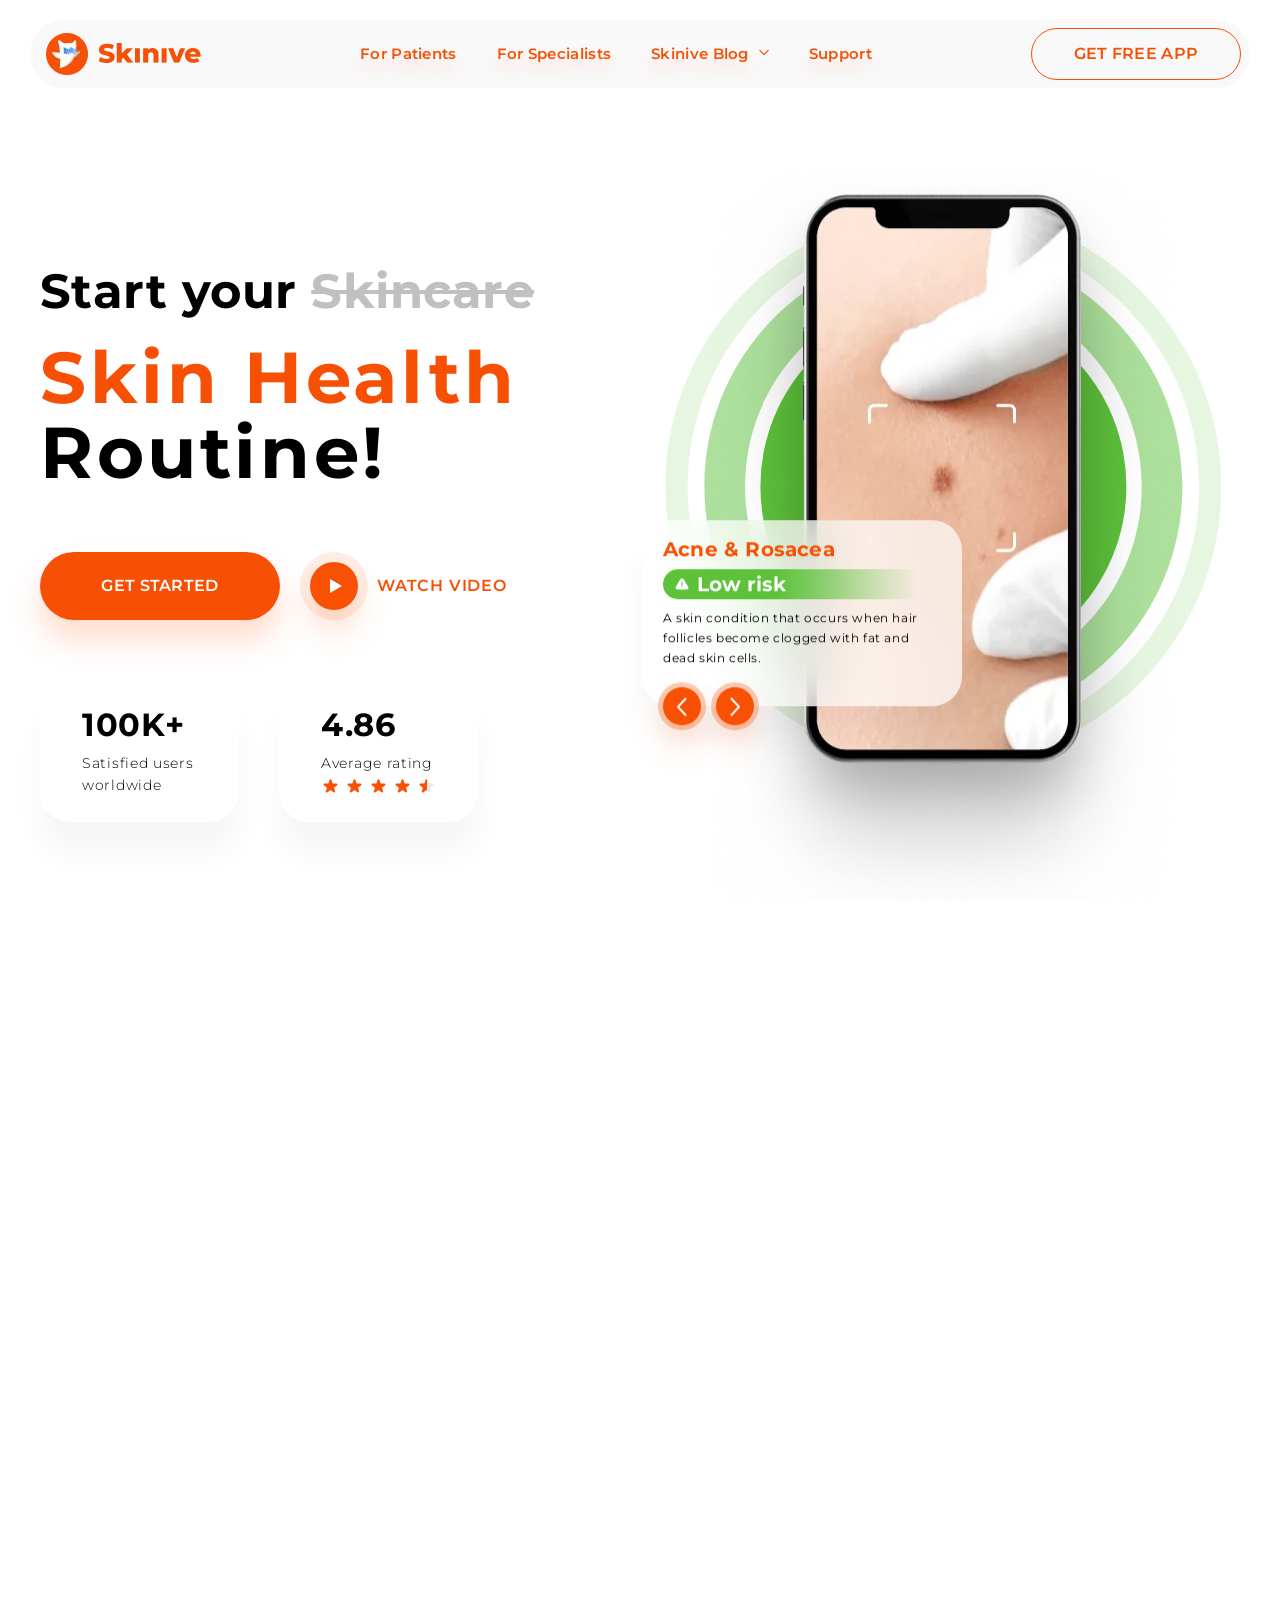
<file: for-patients.html>
<!DOCTYPE html>
<html lang="en">

<head>
   <meta charset="UTF-8">
   <meta http-equiv="X-UA-Compatible" content="IE=edge">
   <meta name="viewport" content="width=device-width, initial-scale=1.0">
   <link rel="stylesheet" href="css/style.min.css?_v=20230106144936">
   <link rel="stylesheet" href="files/swiper/css/swiper-bundle.min.css?_v=20230106144936">
   <title>For Patients - Skin Health AI-Tracker</title>
</head>

<body>
   <div class="wrapper">
      <header class="header">
	<div id="header-wrapper" class="header__wrapper lock-padding">
		<div class="n_container header-container">
			<div class="header__wrap-logo">
				<a href="/">
					<picture><source srcset="images/logo-header.webp" type="image/webp"><img src="images/logo-header.png" alt="Skin Health AI-Tracker"></picture>
				</a>
			</div>
			<div class="header__menu menu">
				<nav class="menu__body">
					<div class="menu-topmenu-container">
						<ul id="primary-menu" class="menu__list">
							<li class="menu-item">
								<a class="menu__link" href="#">For Patients</a>
							</li>
							<li class="menu-item">
								<a class="menu__link" href="#">For Specialists</a>
							</li>
							<!--- menu-item-has-children current-menu-item current_page_item -->
							<li class="menu-item">
								<a class="menu__link" href="#">Skinive Blog</a>
								<span class="menu__arrow">
									<svg width="12" height="7" viewBox="0 0 12 7" fill="none">
										<path
											d="M1.53033 0.46967C1.23744 0.176777 0.762563 0.176777 0.46967 0.46967C0.176777 0.762563 0.176777 1.23744 0.46967 1.53033L1.53033 0.46967ZM6 6L5.46967 6.53033C5.76256 6.82322 6.23744 6.82322 6.53033 6.53033L6 6ZM11.5303 1.53033C11.8232 1.23744 11.8232 0.762563 11.5303 0.46967C11.2374 0.176777 10.7626 0.176777 10.4697 0.46967L11.5303 1.53033ZM0.46967 1.53033L5.46967 6.53033L6.53033 5.46967L1.53033 0.46967L0.46967 1.53033ZM6.53033 6.53033L11.5303 1.53033L10.4697 0.46967L5.46967 5.46967L6.53033 6.53033Z"
											fill="currentColor" />
									</svg>
								</span>
								<ul class="menu__sub-list">
									<li class="menu-item">
										<a class="menu__link" href="#">Sub link 1</a>
									</li>
									<li class="menu-item current-menu-item current_page_item">
										<a class="menu__link" href="#">Sub link 2</a>
									</li>
									<li class="menu-item">
										<a class="menu__link" href="#">Sub link 3</a>
									</li>
									<li class="menu-item">
										<a class="menu__link" href="#">Sub link 4</a>
									</li>
								</ul>
							</li>
							<!--- current-menu-item current_page_item -->
							<li class="menu-item">
								<a class="menu__link" href="#">Support</a>
							</li>
						</ul>
					</div>
				</nav>
				<div class="header__wrap-button-icons">
					<ul class="header__social-icons icons-deley">
						<li class="header__social-icon hidden-link" data-url="#">
							<svg viewBox="0 0 51 54" fill="none">
								<g filter="url(#filter0_d_6169_984)">
									<path
										d="M36 15.2889V11.0996C34.0604 11.0996 32.5802 10.5759 31.625 9.55808C30.6446 8.39647 30.0954 6.92542 30.0719 5.39828V5.09588L26.1563 5V22.0154C26.0219 22.7578 25.6657 23.4406 25.1355 23.9717C24.6054 24.5028 23.9269 24.8565 23.1917 24.9853C22.4565 25.114 21.6999 25.0114 21.0242 24.6914C20.3484 24.3714 19.786 23.8494 19.4129 23.1958C19.0397 22.5423 18.8738 21.7887 18.9375 21.0367C19.0012 20.2847 19.2914 19.5706 19.769 18.9908C20.2467 18.411 20.8887 17.9934 21.6084 17.7943C22.3281 17.5953 23.0909 17.6244 23.7938 17.8777V13.8211C23.384 13.7532 22.9694 13.7187 22.5542 13.7179C21.0601 13.7179 19.5996 14.166 18.3573 15.0056C17.115 15.8452 16.1468 17.0386 15.575 18.4348C15.0033 19.8311 14.8537 21.3674 15.1452 22.8496C15.4366 24.3319 16.1561 25.6934 17.2126 26.762C18.269 27.8306 19.6151 28.5583 21.0804 28.8532C22.5458 29.148 24.0647 28.9967 25.445 28.4184C26.8254 27.84 28.0052 26.8606 28.8352 25.6041C29.6653 24.3475 30.1083 22.8702 30.1083 21.3589C30.1075 21.0458 30.088 20.733 30.05 20.4222V13.6736C31.8305 14.7984 33.902 15.3607 36 15.2889Z"
										fill="currentColor" />
								</g>
								<defs>
									<filter id="filter0_d_6169_984" x="0" y="0" width="51" height="54"
										filterUnits="userSpaceOnUse" color-interpolation-filters="sRGB">
										<feFlood flood-opacity="0" result="BackgroundImageFix" />
										<feColorMatrix in="SourceAlpha" type="matrix"
											values="0 0 0 0 0 0 0 0 0 0 0 0 0 0 0 0 0 0 127 0" result="hardAlpha" />
										<feOffset dy="10" />
										<feGaussianBlur stdDeviation="7.5" />
										<feComposite in2="hardAlpha" operator="out" />
										<feColorMatrix type="matrix"
											values="0 0 0 0 1 0 0 0 0 0.470937 0 0 0 0 0.233333 0 0 0 0.25 0" />
										<feBlend mode="normal" in2="BackgroundImageFix" result="effect1_dropShadow_6169_984" />
										<feBlend mode="normal" in="SourceGraphic" in2="effect1_dropShadow_6169_984"
											result="shape" />
									</filter>
								</defs>
							</svg>
						</li>
						<li class="header__social-icon hidden-link" data-url="https://www.linkedin.com/">
							<svg viewBox="0 0 54 53" fill="none">
								<g filter="url(#filter0_d_6169_983)">
									<path
										d="M15 7.67172C15 6.89729 15.2703 6.2584 15.8108 5.75505C16.3513 5.25168 17.0541 5 17.9189 5C18.7683 5 19.4556 5.2478 19.9807 5.74343C20.5212 6.25455 20.7915 6.92052 20.7915 7.74141C20.7915 8.48485 20.529 9.10436 20.0039 9.6C19.4633 10.1111 18.7529 10.3667 17.8726 10.3667H17.8494C17 10.3667 16.3127 10.1111 15.7876 9.6C15.2625 9.08889 15 8.44612 15 7.67172ZM15.3012 28V12.4808H20.444V28H15.3012ZM23.2934 28H28.4363V19.3343C28.4363 18.7922 28.4981 18.3741 28.6216 18.0798C28.8378 17.5532 29.166 17.1079 29.6062 16.7439C30.0463 16.38 30.5984 16.198 31.2625 16.198C32.9923 16.198 33.8571 17.3673 33.8571 19.7061V28H39V19.102C39 16.8098 38.4595 15.0712 37.3784 13.8864C36.2973 12.7015 34.8687 12.1091 33.0927 12.1091C31.1004 12.1091 29.5483 12.9687 28.4363 14.6879V14.7343H28.4131L28.4363 14.6879V12.4808H23.2934C23.3243 12.9764 23.3398 14.5175 23.3398 17.104C23.3398 19.6906 23.3243 23.3225 23.2934 28Z"
										fill="currentColor" />
								</g>
								<defs>
									<filter id="filter0_d_6169_983" x="0" y="0" width="54" height="53"
										filterUnits="userSpaceOnUse" color-interpolation-filters="sRGB">
										<feFlood flood-opacity="0" result="BackgroundImageFix" />
										<feColorMatrix in="SourceAlpha" type="matrix"
											values="0 0 0 0 0 0 0 0 0 0 0 0 0 0 0 0 0 0 127 0" result="hardAlpha" />
										<feOffset dy="10" />
										<feGaussianBlur stdDeviation="7.5" />
										<feComposite in2="hardAlpha" operator="out" />
										<feColorMatrix type="matrix"
											values="0 0 0 0 1 0 0 0 0 0.470937 0 0 0 0 0.233333 0 0 0 0.25 0" />
										<feBlend mode="normal" in2="BackgroundImageFix" result="effect1_dropShadow_6169_983" />
										<feBlend mode="normal" in="SourceGraphic" in2="effect1_dropShadow_6169_983"
											result="shape" />
									</filter>
								</defs>
							</svg>
						</li>
						<li class="header__social-icon hidden-link" data-url="https://facebook.com/">
							<svg viewBox="0 0 42 52" fill="none">
								<g filter="url(#filter0_d_6169_980)">
									<path
										d="M26.2138 17.3748L26.8359 13.3933H22.9453V10.8102C22.9249 10.5053 22.9716 10.1995 23.0821 9.91569C23.1926 9.63184 23.364 9.37716 23.5836 9.17056C23.8031 8.96395 24.0652 8.81072 24.3504 8.72224C24.6356 8.63376 24.9365 8.61229 25.2309 8.65944H27V5.26885C25.9608 5.10409 24.9116 5.01425 23.8601 5C20.6549 5 18.5623 6.90654 18.5623 10.3592V13.3933H15V17.3748H18.5623V27H22.9453V17.3748H26.2138Z"
										fill="currentColor" />
								</g>
								<defs>
									<filter id="filter0_d_6169_980" x="0" y="0" width="42" height="52"
										filterUnits="userSpaceOnUse" color-interpolation-filters="sRGB">
										<feFlood flood-opacity="0" result="BackgroundImageFix" />
										<feColorMatrix in="SourceAlpha" type="matrix"
											values="0 0 0 0 0 0 0 0 0 0 0 0 0 0 0 0 0 0 127 0" result="hardAlpha" />
										<feOffset dy="10" />
										<feGaussianBlur stdDeviation="7.5" />
										<feComposite in2="hardAlpha" operator="out" />
										<feColorMatrix type="matrix"
											values="0 0 0 0 1 0 0 0 0 0.470937 0 0 0 0 0.233333 0 0 0 0.25 0" />
										<feBlend mode="normal" in2="BackgroundImageFix" result="effect1_dropShadow_6169_980" />
										<feBlend mode="normal" in="SourceGraphic" in2="effect1_dropShadow_6169_980"
											result="shape" />
									</filter>
								</defs>
							</svg>
						</li>
						<li class="header__social-icon hidden-link" data-url="https://www.instagram.com/">
							<svg viewBox="0 0 52 52" fill="none">
								<g filter="url(#filter0_d_6169_977)">
									<path fill-rule="evenodd" clip-rule="evenodd"
										d="M21.1875 5H30.8125C34.2245 5 37 7.77551 37 11.1875V20.8125C37 24.2245 34.2245 27 30.8125 27H21.1875C17.7755 27 15 24.2245 15 20.8125V11.1875C15 7.77551 17.7755 5 21.1875 5ZM20.5 16C20.5 19.0333 22.9673 21.5 26 21.5C29.0327 21.5 31.5 19.0333 31.5 16C31.5 12.9667 29.0327 10.5 26 10.5C22.9673 10.5 20.5 12.9667 20.5 16ZM31.5 9.8125C31.5 10.1922 31.8078 10.5 32.1875 10.5C32.5672 10.5 32.875 10.1922 32.875 9.8125C32.875 9.43275 32.5672 9.125 32.1875 9.125C31.8078 9.125 31.5 9.43275 31.5 9.8125ZM28.9168 18.9168C30.5277 17.3059 30.5277 14.6941 28.9168 13.0832C27.3059 11.4723 24.6941 11.4723 23.0832 13.0832C21.4723 14.6941 21.4723 17.3059 23.0832 18.9168C24.6941 20.5277 27.3059 20.5277 28.9168 18.9168Z"
										fill="currentColor" />
								</g>
								<defs>
									<filter id="filter0_d_6169_977" x="0" y="0" width="52" height="52"
										filterUnits="userSpaceOnUse" color-interpolation-filters="sRGB">
										<feFlood flood-opacity="0" result="BackgroundImageFix" />
										<feColorMatrix in="SourceAlpha" type="matrix"
											values="0 0 0 0 0 0 0 0 0 0 0 0 0 0 0 0 0 0 127 0" result="hardAlpha" />
										<feOffset dy="10" />
										<feGaussianBlur stdDeviation="7.5" />
										<feComposite in2="hardAlpha" operator="out" />
										<feColorMatrix type="matrix"
											values="0 0 0 0 1 0 0 0 0 0.470937 0 0 0 0 0.233333 0 0 0 0.25 0" />
										<feBlend mode="normal" in2="BackgroundImageFix" result="effect1_dropShadow_6169_977" />
										<feBlend mode="normal" in="SourceGraphic" in2="effect1_dropShadow_6169_977"
											result="shape" />
									</filter>
								</defs>
							</svg>
						</li>
						<li class="header__social-icon hidden-link" data-url="https://youtube.com/">
							<svg viewBox="0 0 61 52" fill="none">
								<g filter="url(#filter0_d_6169_981)">
									<path
										d="M39.811 5H20.7727C17.5614 5 15 7.59962 15 10.7727V21.0565C15 24.2677 17.5996 26.8291 20.7727 26.8291H39.811C43.0223 26.8291 45.5837 24.2295 45.5837 21.0565V10.7727C45.5837 7.59962 42.9841 5 39.811 5ZM27.0187 20.6359V11.2314L35.0469 15.9337L27.0187 20.6359Z"
										fill="currentColor" />
								</g>
								<defs>
									<filter id="filter0_d_6169_981" x="0" y="0" width="60.582" height="51.8291"
										filterUnits="userSpaceOnUse" color-interpolation-filters="sRGB">
										<feFlood flood-opacity="0" result="BackgroundImageFix" />
										<feColorMatrix in="SourceAlpha" type="matrix"
											values="0 0 0 0 0 0 0 0 0 0 0 0 0 0 0 0 0 0 127 0" result="hardAlpha" />
										<feOffset dy="10" />
										<feGaussianBlur stdDeviation="7.5" />
										<feComposite in2="hardAlpha" operator="out" />
										<feColorMatrix type="matrix"
											values="0 0 0 0 1 0 0 0 0 0.470937 0 0 0 0 0.233333 0 0 0 0.25 0" />
										<feBlend mode="normal" in2="BackgroundImageFix" result="effect1_dropShadow_6169_981" />
										<feBlend mode="normal" in="SourceGraphic" in2="effect1_dropShadow_6169_981"
											result="shape" />
									</filter>
								</defs>
							</svg>
						</li>
					</ul>
					<a href="/get-skinive.html" class="header__button btn-deley">
						<span class="dekstop">GET FREE APP</span>
						<span class="mobile">GET STARTED</span>
					</a>
				</div>
			</div>
			<div class="menu__icon">
				<span>Burger</span>
			</div>
		</div>
	</div>
</header>
      <main class="main for-patients-page">
         <section class="first-screen">
            <div class="n_container">
               <div class="first-screen__items">
                  <div class="first-screen__item fs-one-item">
                     <h2 class="first-screen__above-title">Start your <span>Skincare</span></h2>
                     <h1 class="first-screen__title"><span>Skin Health</span> routine!</h1>
                     <div class="first-screen__wrap-buttons">
                        <a href="/get-skinive.html" class="first-screen__button">GET STARTED</a>
                        <p class="first-screen__watch-video">
                           <button id="fp-fs-btn" class="first-screen__watch-video-circle">
                              <svg width="12" height="14" viewBox="0 0 12 14" fill="none">
                                 <path d="M12 7L3.01142e-07 13.9282L9.06825e-07 0.0717964L12 7Z" fill="white" />
                              </svg>
                           </button>
                           WATCH VIDEO
                        </p>
                     </div>
                     <div class="first-screen__blocks">
                        <div class="first-screen__block">
                           <p class="first-screen__block-number">100k+</p>
                           <p class="first-screen__block-text">Satisfied users worldwide</p>
                        </div>
                        <div class="first-screen__block">
                           <p class="first-screen__block-number">4.86</p>
                           <p class="first-screen__block-text">Average rating</p>
                           <svg width="115" height="19" viewBox="0 0 115 19" fill="none">
                              <path
                                 d="M8.54827 2.95106C8.84629 2.02697 10.1537 2.02697 10.4517 2.95106L11.3979 5.88479C11.5313 6.29864 11.917 6.5788 12.3518 6.57785L15.4343 6.57112C16.4053 6.56899 16.8093 7.81242 16.0225 8.38141L13.5247 10.1878C13.1724 10.4426 13.0251 10.896 13.1604 11.3092L14.1193 14.2388C14.4214 15.1616 13.3637 15.93 12.5794 15.3576L10.0896 13.5403C9.73832 13.2839 9.26168 13.2839 8.91045 13.5403L6.42059 15.3576C5.63633 15.93 4.5786 15.1616 4.88066 14.2388L5.83962 11.3092C5.9749 10.896 5.82761 10.4426 5.47526 10.1878L2.97748 8.38141C2.19072 7.81242 2.59473 6.56899 3.56568 6.57112L6.64821 6.57785C7.08305 6.5788 7.46866 6.29864 7.60213 5.88479L8.54827 2.95106Z"
                                 fill="#F75005" />
                              <path
                                 d="M32.5483 2.95106C32.8463 2.02697 34.1537 2.02697 34.4517 2.95106L35.3979 5.88479C35.5313 6.29864 35.917 6.5788 36.3518 6.57785L39.4343 6.57112C40.4053 6.56899 40.8093 7.81242 40.0225 8.38141L37.5247 10.1878C37.1724 10.4426 37.0251 10.896 37.1604 11.3092L38.1193 14.2388C38.4214 15.1616 37.3637 15.93 36.5794 15.3576L34.0896 13.5403C33.7383 13.2839 33.2617 13.2839 32.9104 13.5403L30.4206 15.3576C29.6363 15.93 28.5786 15.1616 28.8807 14.2388L29.8396 11.3092C29.9749 10.896 29.8276 10.4426 29.4753 10.1878L26.9775 8.38141C26.1907 7.81242 26.5947 6.56899 27.5657 6.57112L30.6482 6.57785C31.083 6.5788 31.4687 6.29864 31.6021 5.88479L32.5483 2.95106Z"
                                 fill="#F75005" />
                              <path
                                 d="M56.5483 2.95106C56.8463 2.02697 58.1537 2.02697 58.4517 2.95106L59.3979 5.88479C59.5313 6.29864 59.917 6.5788 60.3518 6.57785L63.4343 6.57112C64.4053 6.56899 64.8093 7.81242 64.0225 8.38141L61.5247 10.1878C61.1724 10.4426 61.0251 10.896 61.1604 11.3092L62.1193 14.2388C62.4214 15.1616 61.3637 15.93 60.5794 15.3576L58.0896 13.5403C57.7383 13.2839 57.2617 13.2839 56.9104 13.5403L54.4206 15.3576C53.6363 15.93 52.5786 15.1616 52.8807 14.2388L53.8396 11.3092C53.9749 10.896 53.8276 10.4426 53.4753 10.1878L50.9775 8.38141C50.1907 7.81242 50.5947 6.56899 51.5657 6.57112L54.6482 6.57785C55.083 6.5788 55.4687 6.29864 55.6021 5.88479L56.5483 2.95106Z"
                                 fill="#F75005" />
                              <path
                                 d="M80.5483 2.95106C80.8463 2.02697 82.1537 2.02697 82.4517 2.95106L83.3979 5.88479C83.5313 6.29864 83.917 6.5788 84.3518 6.57785L87.4343 6.57112C88.4053 6.56899 88.8093 7.81242 88.0225 8.38141L85.5247 10.1878C85.1724 10.4426 85.0251 10.896 85.1604 11.3092L86.1193 14.2388C86.4214 15.1616 85.3637 15.93 84.5794 15.3576L82.0896 13.5403C81.7383 13.2839 81.2617 13.2839 80.9104 13.5403L78.4206 15.3576C77.6363 15.93 76.5786 15.1616 76.8807 14.2388L77.8396 11.3092C77.9749 10.896 77.8276 10.4426 77.4753 10.1878L74.9775 8.38141C74.1907 7.81242 74.5947 6.56899 75.5657 6.57112L78.6482 6.57785C79.083 6.5788 79.4687 6.29864 79.6021 5.88479L80.5483 2.95106Z"
                                 fill="#F75005" />
                              <path
                                 d="M104.548 2.95106C104.846 2.02697 106.154 2.02697 106.452 2.95106L107.398 5.88479C107.531 6.29864 107.917 6.5788 108.352 6.57785L111.434 6.57112C112.405 6.56899 112.809 7.81242 112.023 8.38141L109.525 10.1878C109.172 10.4426 109.025 10.896 109.16 11.3092L110.119 14.2388C110.421 15.1616 109.364 15.93 108.579 15.3576L106.09 13.5403C105.738 13.2839 105.262 13.2839 104.91 13.5403L102.421 15.3576C101.636 15.93 100.579 15.1616 100.881 14.2388L101.84 11.3092C101.975 10.896 101.828 10.4426 101.475 10.1878L98.9775 8.38141C98.1907 7.81242 98.5947 6.56899 99.5657 6.57112L102.648 6.57785C103.083 6.5788 103.469 6.29864 103.602 5.88479L104.548 2.95106Z"
                                 fill="#E8E8E8" />
                              <path fill-rule="evenodd" clip-rule="evenodd"
                                 d="M106.001 2.3875C105.494 2.10152 104.763 2.2894 104.549 2.95112L103.603 5.88486C103.47 6.29871 103.084 6.57887 102.649 6.57792L99.5666 6.57118C98.5957 6.56906 98.1917 7.81248 98.9784 8.38148L101.476 10.1879C101.829 10.4427 101.976 10.896 101.841 11.3093L100.882 14.2389C100.58 15.1616 101.637 15.9301 102.422 15.3577L104.911 13.5404C105.234 13.3052 105.661 13.2858 106.001 13.482V2.3875Z"
                                 fill="#F75005" />
                           </svg>
                        </div>
                     </div>
                  </div>
                  <div data-da="fs-one-item, 2, 991" class="first-screen__item">
                     <div class="first-screen__item-content">
                        <div id="fs-slider-two" class="fs-slider deley swiper-conteiner">
                           <div class="fs-slider__wrapper swiper-wrapper">
                              <div class="fs-slider__slide swiper-slide">
                                 <div class="fs-slider__wrap-image">
                                    <picture><source srcset="images/fs-slide-illustration.webp" type="image/webp"><img class="swiper-lazy" src="images/fs-slide-illustration.png" alt=""></picture>
                                 </div>
                                 <div class="fs-slider__block">
                                    <h3 class="fs-slider__block-title">Acne & Rosacea</h3>
                                    <div class="fs-slider__block-label low-risk">
                                       <svg width="14" height="12" viewBox="0 0 14 12" fill="none">
                                          <path
                                             d="M13.1592 8.50836L8.685 1.08836C8.50408 0.805334 8.25482 0.572414 7.96019 0.411072C7.66557 0.249731 7.33507 0.165161 6.99916 0.165161C6.66326 0.165161 6.33275 0.249731 6.03813 0.411072C5.74351 0.572414 5.49425 0.805334 5.31333 1.08836L0.839163 8.50836C0.681111 8.77182 0.595207 9.07226 0.590087 9.37945C0.584967 9.68664 0.660812 9.98977 0.809997 10.2584C0.982476 10.5607 1.23213 10.8118 1.53345 10.986C1.83476 11.1602 2.17694 11.2514 2.525 11.25H11.4733C11.8191 11.2537 12.1597 11.1661 12.4608 10.9961C12.762 10.8261 13.0129 10.5797 13.1883 10.2817C13.3419 10.0103 13.4202 9.70283 13.415 9.39106C13.4099 9.07928 13.3216 8.77454 13.1592 8.50836ZM6.99916 8.91669C6.88379 8.91669 6.77101 8.88248 6.67508 8.81838C6.57915 8.75428 6.50438 8.66318 6.46023 8.55659C6.41608 8.45 6.40453 8.33271 6.42704 8.21955C6.44955 8.1064 6.5051 8.00246 6.58668 7.92088C6.66826 7.8393 6.7722 7.78374 6.88536 7.76123C6.99852 7.73873 7.11581 7.75028 7.2224 7.79443C7.32899 7.83858 7.42009 7.91335 7.48419 8.00927C7.54828 8.1052 7.5825 8.21799 7.5825 8.33336C7.5825 8.48807 7.52104 8.63644 7.41164 8.74584C7.30225 8.85523 7.15387 8.91669 6.99916 8.91669ZM7.5825 6.58336C7.5825 6.73807 7.52104 6.88644 7.41164 6.99584C7.30225 7.10523 7.15387 7.16669 6.99916 7.16669C6.84445 7.16669 6.69608 7.10523 6.58668 6.99584C6.47729 6.88644 6.41583 6.73807 6.41583 6.58336V4.25002C6.41583 4.09532 6.47729 3.94694 6.58668 3.83755C6.69608 3.72815 6.84445 3.66669 6.99916 3.66669C7.15387 3.66669 7.30225 3.72815 7.41164 3.83755C7.52104 3.94694 7.5825 4.09532 7.5825 4.25002V6.58336Z"
                                             fill="white" />
                                       </svg>
                                       <p>Low risk</p>
                                    </div>
                                    <div class="fs-slider__block-wrap-text">
                                       <p>A skin condition that occurs when hair follicles become clogged with fat and
                                          dead skin cells.</p>
                                    </div>
                                    <div class="fs-slider__block-wrap-arrow">
                                       <div class="fs-slider-button-prev">
                                          <svg width="10" height="19" viewBox="0 0 10 19" fill="none">
                                             <path d="M8.5 1.5L1 9.625L8.5 17.75" stroke="white" stroke-width="2"
                                                stroke-linecap="round" stroke-linejoin="round" />
                                          </svg>
                                       </div>
                                       <div class="fs-slider-button-next">
                                          <svg width="10" height="19" viewBox="0 0 10 19" fill="none">
                                             <path d="M1.5 1.5L9 9.625L1.5 17.75" stroke="white" stroke-width="2"
                                                stroke-linecap="round" stroke-linejoin="round" />
                                          </svg>
                                       </div>
                                    </div>
                                 </div>
                              </div>
                              <div class="fs-slider__slide swiper-slide">
                                 <div class="fs-slider__wrap-image">
                                    <picture><source srcset="images/fs-slide-illustration.webp" type="image/webp"><img class="swiper-lazy" src="images/fs-slide-illustration.png" alt=""></picture>
                                 </div>
                                 <div class="fs-slider__block">
                                    <h3 class="fs-slider__block-title">Acne & Rosacea.</h3>
                                    <div class="fs-slider__block-label medium-risk">
                                       <svg width="14" height="12" viewBox="0 0 14 12" fill="none">
                                          <path
                                             d="M13.1592 8.50836L8.685 1.08836C8.50408 0.805334 8.25482 0.572414 7.96019 0.411072C7.66557 0.249731 7.33507 0.165161 6.99916 0.165161C6.66326 0.165161 6.33275 0.249731 6.03813 0.411072C5.74351 0.572414 5.49425 0.805334 5.31333 1.08836L0.839163 8.50836C0.681111 8.77182 0.595207 9.07226 0.590087 9.37945C0.584967 9.68664 0.660812 9.98977 0.809997 10.2584C0.982476 10.5607 1.23213 10.8118 1.53345 10.986C1.83476 11.1602 2.17694 11.2514 2.525 11.25H11.4733C11.8191 11.2537 12.1597 11.1661 12.4608 10.9961C12.762 10.8261 13.0129 10.5797 13.1883 10.2817C13.3419 10.0103 13.4202 9.70283 13.415 9.39106C13.4099 9.07928 13.3216 8.77454 13.1592 8.50836ZM6.99916 8.91669C6.88379 8.91669 6.77101 8.88248 6.67508 8.81838C6.57915 8.75428 6.50438 8.66318 6.46023 8.55659C6.41608 8.45 6.40453 8.33271 6.42704 8.21955C6.44955 8.1064 6.5051 8.00246 6.58668 7.92088C6.66826 7.8393 6.7722 7.78374 6.88536 7.76123C6.99852 7.73873 7.11581 7.75028 7.2224 7.79443C7.32899 7.83858 7.42009 7.91335 7.48419 8.00927C7.54828 8.1052 7.5825 8.21799 7.5825 8.33336C7.5825 8.48807 7.52104 8.63644 7.41164 8.74584C7.30225 8.85523 7.15387 8.91669 6.99916 8.91669ZM7.5825 6.58336C7.5825 6.73807 7.52104 6.88644 7.41164 6.99584C7.30225 7.10523 7.15387 7.16669 6.99916 7.16669C6.84445 7.16669 6.69608 7.10523 6.58668 6.99584C6.47729 6.88644 6.41583 6.73807 6.41583 6.58336V4.25002C6.41583 4.09532 6.47729 3.94694 6.58668 3.83755C6.69608 3.72815 6.84445 3.66669 6.99916 3.66669C7.15387 3.66669 7.30225 3.72815 7.41164 3.83755C7.52104 3.94694 7.5825 4.09532 7.5825 4.25002V6.58336Z"
                                             fill="white" />
                                       </svg>
                                       <p>Medium risk</p>
                                    </div>
                                    <div class="fs-slider__block-wrap-text">
                                       <p>A skin condition that occurs when hair follicles become clogged with fat and
                                          dead skin cells..</p>
                                    </div>
                                    <div class="fs-slider__block-wrap-arrow">
                                       <div class="fs-slider-button-prev">
                                          <svg width="10" height="19" viewBox="0 0 10 19" fill="none">
                                             <path d="M8.5 1.5L1 9.625L8.5 17.75" stroke="white" stroke-width="2"
                                                stroke-linecap="round" stroke-linejoin="round" />
                                          </svg>
                                       </div>
                                       <div class="fs-slider-button-next">
                                          <svg width="10" height="19" viewBox="0 0 10 19" fill="none">
                                             <path d="M1.5 1.5L9 9.625L1.5 17.75" stroke="white" stroke-width="2"
                                                stroke-linecap="round" stroke-linejoin="round" />
                                          </svg>
                                       </div>
                                    </div>
                                 </div>
                              </div>
                              <div class="fs-slider__slide swiper-slide">
                                 <div class="fs-slider__wrap-image">
                                    <picture><source srcset="images/fs-slide-illustration.webp" type="image/webp"><img class="swiper-lazy" src="images/fs-slide-illustration.png" alt=""></picture>
                                 </div>
                                 <div class="fs-slider__block">
                                    <h3 class="fs-slider__block-title">Acne & Rosacea..</h3>
                                    <div class="fs-slider__block-label high-risk">
                                       <svg width="14" height="12" viewBox="0 0 14 12" fill="none">
                                          <path
                                             d="M13.1592 8.50836L8.685 1.08836C8.50408 0.805334 8.25482 0.572414 7.96019 0.411072C7.66557 0.249731 7.33507 0.165161 6.99916 0.165161C6.66326 0.165161 6.33275 0.249731 6.03813 0.411072C5.74351 0.572414 5.49425 0.805334 5.31333 1.08836L0.839163 8.50836C0.681111 8.77182 0.595207 9.07226 0.590087 9.37945C0.584967 9.68664 0.660812 9.98977 0.809997 10.2584C0.982476 10.5607 1.23213 10.8118 1.53345 10.986C1.83476 11.1602 2.17694 11.2514 2.525 11.25H11.4733C11.8191 11.2537 12.1597 11.1661 12.4608 10.9961C12.762 10.8261 13.0129 10.5797 13.1883 10.2817C13.3419 10.0103 13.4202 9.70283 13.415 9.39106C13.4099 9.07928 13.3216 8.77454 13.1592 8.50836ZM6.99916 8.91669C6.88379 8.91669 6.77101 8.88248 6.67508 8.81838C6.57915 8.75428 6.50438 8.66318 6.46023 8.55659C6.41608 8.45 6.40453 8.33271 6.42704 8.21955C6.44955 8.1064 6.5051 8.00246 6.58668 7.92088C6.66826 7.8393 6.7722 7.78374 6.88536 7.76123C6.99852 7.73873 7.11581 7.75028 7.2224 7.79443C7.32899 7.83858 7.42009 7.91335 7.48419 8.00927C7.54828 8.1052 7.5825 8.21799 7.5825 8.33336C7.5825 8.48807 7.52104 8.63644 7.41164 8.74584C7.30225 8.85523 7.15387 8.91669 6.99916 8.91669ZM7.5825 6.58336C7.5825 6.73807 7.52104 6.88644 7.41164 6.99584C7.30225 7.10523 7.15387 7.16669 6.99916 7.16669C6.84445 7.16669 6.69608 7.10523 6.58668 6.99584C6.47729 6.88644 6.41583 6.73807 6.41583 6.58336V4.25002C6.41583 4.09532 6.47729 3.94694 6.58668 3.83755C6.69608 3.72815 6.84445 3.66669 6.99916 3.66669C7.15387 3.66669 7.30225 3.72815 7.41164 3.83755C7.52104 3.94694 7.5825 4.09532 7.5825 4.25002V6.58336Z"
                                             fill="white" />
                                       </svg>
                                       <p>High risk</p>
                                    </div>
                                    <div class="fs-slider__block-wrap-text">
                                       <p>A skin condition that occurs when hair follicles become clogged with fat and
                                          dead skin cells...</p>
                                    </div>
                                    <div class="fs-slider__block-wrap-arrow">
                                       <div class="fs-slider-button-prev">
                                          <svg width="10" height="19" viewBox="0 0 10 19" fill="none">
                                             <path d="M8.5 1.5L1 9.625L8.5 17.75" stroke="white" stroke-width="2"
                                                stroke-linecap="round" stroke-linejoin="round" />
                                          </svg>
                                       </div>
                                       <div class="fs-slider-button-next">
                                          <svg width="10" height="19" viewBox="0 0 10 19" fill="none">
                                             <path d="M1.5 1.5L9 9.625L1.5 17.75" stroke="white" stroke-width="2"
                                                stroke-linecap="round" stroke-linejoin="round" />
                                          </svg>
                                       </div>
                                    </div>
                                 </div>
                              </div>
                           </div>
                           <img class="first-screen__item-content-bg" src="images/svg/fs-bg-item.svg" alt="">
                        </div>
                     </div>
                  </div>
               </div>
            </div>
         </section>
         <section class="for-patients-weekly-basis">
            <div class="n_container">
               <h2 class="for-patients-weekly-basis__title">Do Skin Self-Exams on a <span>weekly basis</span></h2>
            </div>
            <div class="for-patients-weekly-basis__wrap-block">
               <div class="for-patients-weekly-basis__block">
                  <div class="for-patients-weekly-basis__item">
                     <div class="for-patients-weekly-basis__wrap-slider">
                        <div class="for-patients-weekly-basis-slider swiper-conteiner">
                           <div class="for-patients-weekly-basis-slider__wrapper swiper-wrapper">
                              <div class="for-patients-weekly-basis__slide swiper-slide">
                                 <div class="for-patients-weekly-basis__item-content">
                                    <div class="for-patients-weekly-basis__wrap-image one-slide">
                                       <img src="images/svg/for-patients-weekly-basis-illustration-1.svg" alt="">
                                    </div>
                                    <div class="for-patients-weekly-basis__wrap-title-text">
                                       <h6 data-da="one-slide, 0, 991" class="for-patients-weekly-basis__step">Step 1
                                       </h6>
                                       <h4>Goal: Find unusual objects on skin</h4>
                                       <p>Examine body front and back in mirror, especially legs.</p>
                                    </div>
                                 </div>
                              </div>
                              <div class="for-patients-weekly-basis__slide swiper-slide">
                                 <div class="for-patients-weekly-basis__item-content">
                                    <div class="for-patients-weekly-basis__wrap-image two-slide">
                                       <img src="images/svg/for-patients-weekly-basis-illustration-1.svg" alt="">
                                    </div>
                                    <div class="for-patients-weekly-basis__wrap-title-text">
                                       <h6 data-da="two-slide, 0, 991" class="for-patients-weekly-basis__step">Step 2
                                       </h6>
                                       <h4>Goal: Find unusual objects on skin - 2</h4>
                                       <p>Examine body front and back in mirror, especially legs. - 2</p>
                                    </div>
                                 </div>
                              </div>
                              <div class="for-patients-weekly-basis__slide swiper-slide">
                                 <div class="for-patients-weekly-basis__item-content">
                                    <div class="for-patients-weekly-basis__wrap-image three-slide">
                                       <img src="images/svg/for-patients-weekly-basis-illustration-1.svg" alt="">
                                    </div>
                                    <div class="for-patients-weekly-basis__wrap-title-text">
                                       <h6 data-da="three-slide, 0, 991" class="for-patients-weekly-basis__step">Step 3
                                       </h6>
                                       <h4>Goal: Find unusual objects on skin - 3</h4>
                                       <p>Examine body front and back in mirror, especially legs. - 3</p>
                                    </div>
                                 </div>
                              </div>
                           </div>
                        </div>
                     </div>
                  </div>
                  <div class="for-patients-weekly-basis__item">
                     <div class="for-patients-weekly-basis__wrap-title-btn">
                        <h3 class="for-patients-weekly-basis__s-title">Why it’s highly important?</h3>
                        <a href="for-patients-weekly-basis-read-more"
                           class="for-patients-weekly-basis__s-btn popup-link">Read
                           more</a>
                     </div>
                  </div>
               </div>
               <div id="for-patients-weekly-basis-wrap-arrows">
                  <div class="for-patients-weekly-basis__sw-btn-prev">
                     <svg width="10" height="19" viewBox="0 0 10 19" fill="none">
                        <path d="M8.5 1.5L1 9.625L8.5 17.75" stroke="white" stroke-width="2" stroke-linecap="round"
                           stroke-linejoin="round" />
                     </svg>
                  </div>
                  <div class="for-patients-weekly-basis__sw-btn-next">
                     <svg width="10" height="19" viewBox="0 0 10 19" fill="none">
                        <path d="M1.5 1.5L9 9.625L1.5 17.75" stroke="white" stroke-width="2" stroke-linecap="round"
                           stroke-linejoin="round" />
                     </svg>
                  </div>
               </div>
            </div>
         </section>
         <section id="for-patients-self-exam" class="for-patients-self-exam">
            <div class="for-patients-self-exam__items">
               <div data-da="for-patients-self-exam-two-item, 2, 991" class="for-patients-self-exam__item">
                  <a href="#popup_03" class="for-patients-self-exam__block-image popup-link">
                     <picture><source srcset="images/for-patients-self-exam-image.webp" type="image/webp"><img src="images/for-patients-self-exam-image.jpg" class="for-patients-self-exam__image" alt=""></picture>
                     <span class="for-patients-self-exam__btn-play">
                        <svg width="18" height="22" viewBox="0 0 18 22" fill="none">
                           <path d="M17.5 10.9997L-9.5161e-07 21.1033L-6.83225e-08 0.896044L17.5 10.9997Z"
                              fill="white" />
                        </svg>
                     </span>
                  </a>
               </div>
               <div class="for-patients-self-exam__item for-patients-self-exam-two-item">
                  <h2 class="for-patients-self-exam__above-title">Evaluate unusual signs with Skinive</h2>
                  <h2 class="for-patients-self-exam__title">Skin Self-exam with AI in a 3 steps</h2>
                  <div class="for-patients-self-exam__block">
                     <div class="for-patients-self-exam__block-wrap-icon one">
                        <svg width="73" height="73" viewBox="0 0 73 73" fill="none">
                           <path
                              d="M45.4456 14.8405C39.3888 12.3707 37.689 17.7779 32.4669 17.9278C26.5253 18.0984 22.787 9.28339 17.5955 14.8405C11.1062 21.787 25.4368 25.646 21.6513 27.4469C17.8658 29.2479 10.5653 30.277 13.81 38.767C17.0547 47.2571 25.1664 41.8543 25.4368 46.7425C25.7072 51.6307 18.9474 54.4607 24.0848 59.6062C29.2222 64.7517 35.1708 63.4653 41.3897 59.6062C47.6087 55.7471 43.2824 51.3734 50.3126 50.8589C57.3427 50.3443 64.3728 42.8834 59.2354 33.107C54.098 23.3306 50.8533 30.277 48.6902 25.646C46.5271 21.0151 53.0165 17.9278 45.4456 14.8405Z"
                              fill="#FFDACA" />
                           <rect x="35.2188" y="30.7368" width="2.5614" height="11.5263" rx="1" fill="#F75005" />
                           <rect x="42.2578" y="35.2193" width="2.5614" height="11.5263" rx="1"
                              transform="rotate(90 42.2578 35.2193)" fill="#F75005" />
                           <path fill-rule="evenodd" clip-rule="evenodd"
                              d="M0 1.2807C0 0.57339 0.57339 0 1.2807 0H12.807C13.5143 0 14.0877 0.57339 14.0877 1.2807C14.0877 1.98801 13.5143 2.5614 12.807 2.5614H2.5614V12.807C2.5614 13.5143 1.98801 14.0877 1.2807 14.0877C0.57339 14.0877 0 13.5143 0 12.807V1.2807Z"
                              fill="#F75005" />
                           <path fill-rule="evenodd" clip-rule="evenodd"
                              d="M73 1.2807C73 0.57339 72.4266 0 71.7193 0H60.193C59.4857 0 58.9123 0.57339 58.9123 1.2807C58.9123 1.98801 59.4857 2.5614 60.193 2.5614H70.4386V12.807C70.4386 13.5143 71.012 14.0877 71.7193 14.0877C72.4266 14.0877 73 13.5143 73 12.807V1.2807Z"
                              fill="#F75005" />
                           <path fill-rule="evenodd" clip-rule="evenodd"
                              d="M0 71.7193C0 72.4266 0.57339 73 1.2807 73H12.807C13.5143 73 14.0877 72.4266 14.0877 71.7193C14.0877 71.012 13.5143 70.4386 12.807 70.4386H2.5614V60.193C2.5614 59.4857 1.98801 58.9123 1.2807 58.9123C0.57339 58.9123 0 59.4857 0 60.193V71.7193Z"
                              fill="#F75005" />
                           <path fill-rule="evenodd" clip-rule="evenodd"
                              d="M73 71.7193C73 72.4266 72.4266 73 71.7193 73H60.193C59.4857 73 58.9123 72.4266 58.9123 71.7193C58.9123 71.012 59.4857 70.4386 60.193 70.4386H70.4386V60.193C70.4386 59.4857 71.012 58.9123 71.7193 58.9123C72.4266 58.9123 73 59.4857 73 60.193V71.7193Z"
                              fill="#F75005" />
                        </svg>
                     </div>
                     <div class="for-patients-self-exam__wrap-content">
                        <h4 class="for-patients-self-exam__block-title">Take a photo</h4>
                        <div class="for-patients-self-exam__block-text">
                           <p>As simple as that! Go to a well-lit room and snap a photo of skin issue.</p>
                        </div>
                     </div>
                  </div>
                  <div class="for-patients-self-exam__block">
                     <div class="for-patients-self-exam__block-wrap-icon two">
                        <svg width="86" height="86" viewBox="0 0 86 86" fill="none">
                           <path
                              d="M18.121 47V39.3H19.903V45.548H23.764V47H18.121ZM27.4332 47.088C26.8025 47.088 26.2415 46.956 25.7502 46.692C25.2662 46.428 24.8812 46.0687 24.5952 45.614C24.3165 45.152 24.1772 44.6277 24.1772 44.041C24.1772 43.447 24.3165 42.9227 24.5952 42.468C24.8812 42.006 25.2662 41.6467 25.7502 41.39C26.2415 41.126 26.8025 40.994 27.4332 40.994C28.0565 40.994 28.6139 41.126 29.1052 41.39C29.5965 41.6467 29.9815 42.0023 30.2602 42.457C30.5389 42.9117 30.6782 43.4397 30.6782 44.041C30.6782 44.6277 30.5389 45.152 30.2602 45.614C29.9815 46.0687 29.5965 46.428 29.1052 46.692C28.6139 46.956 28.0565 47.088 27.4332 47.088ZM27.4332 45.68C27.7192 45.68 27.9759 45.614 28.2032 45.482C28.4305 45.35 28.6102 45.163 28.7422 44.921C28.8742 44.6717 28.9402 44.3783 28.9402 44.041C28.9402 43.6963 28.8742 43.403 28.7422 43.161C28.6102 42.919 28.4305 42.732 28.2032 42.6C27.9759 42.468 27.7192 42.402 27.4332 42.402C27.1472 42.402 26.8905 42.468 26.6632 42.6C26.4359 42.732 26.2525 42.919 26.1132 43.161C25.9812 43.403 25.9152 43.6963 25.9152 44.041C25.9152 44.3783 25.9812 44.6717 26.1132 44.921C26.2525 45.163 26.4359 45.35 26.6632 45.482C26.8905 45.614 27.1472 45.68 27.4332 45.68ZM33.0171 47L30.8831 41.082H32.5001L34.2711 46.175H33.5011L35.3491 41.082H36.8011L38.5941 46.175H37.8241L39.6501 41.082H41.1681L39.0231 47H37.3621L35.7891 42.633H36.2951L34.6671 47H33.0171ZM45.2021 47V39.3H48.5351C49.2244 39.3 49.8184 39.4137 50.3171 39.641C50.8157 39.861 51.2007 40.18 51.4721 40.598C51.7434 41.016 51.8791 41.5147 51.8791 42.094C51.8791 42.666 51.7434 43.161 51.4721 43.579C51.2007 43.9897 50.8157 44.305 50.3171 44.525C49.8184 44.745 49.2244 44.855 48.5351 44.855H46.1921L46.9841 44.074V47H45.2021ZM50.0971 47L48.1721 44.206H50.0751L52.0221 47H50.0971ZM46.9841 44.272L46.1921 43.436H48.4361C48.9861 43.436 49.3967 43.3187 49.6681 43.084C49.9394 42.842 50.0751 42.512 50.0751 42.094C50.0751 41.6687 49.9394 41.3387 49.6681 41.104C49.3967 40.8693 48.9861 40.752 48.4361 40.752H46.1921L46.9841 39.905V44.272ZM53.1699 47V41.082H54.8859V47H53.1699ZM54.0279 40.257C53.7126 40.257 53.4559 40.1653 53.2579 39.982C53.0599 39.7987 52.9609 39.5713 52.9609 39.3C52.9609 39.0287 53.0599 38.8013 53.2579 38.618C53.4559 38.4347 53.7126 38.343 54.0279 38.343C54.3433 38.343 54.5999 38.431 54.7979 38.607C54.9959 38.7757 55.0949 38.9957 55.0949 39.267C55.0949 39.553 54.9959 39.7913 54.7979 39.982C54.6073 40.1653 54.3506 40.257 54.0279 40.257ZM58.4695 47.088C57.9635 47.088 57.4759 47.0293 57.0065 46.912C56.5445 46.7873 56.1779 46.6333 55.9065 46.45L56.4785 45.218C56.7499 45.3867 57.0689 45.526 57.4355 45.636C57.8095 45.7387 58.1762 45.79 58.5355 45.79C58.9315 45.79 59.2102 45.7423 59.3715 45.647C59.5402 45.5517 59.6245 45.4197 59.6245 45.251C59.6245 45.1117 59.5585 45.009 59.4265 44.943C59.3019 44.8697 59.1332 44.8147 58.9205 44.778C58.7079 44.7413 58.4732 44.7047 58.2165 44.668C57.9672 44.6313 57.7142 44.5837 57.4575 44.525C57.2009 44.459 56.9662 44.3637 56.7535 44.239C56.5409 44.1143 56.3685 43.9457 56.2365 43.733C56.1119 43.5203 56.0495 43.2453 56.0495 42.908C56.0495 42.534 56.1559 42.204 56.3685 41.918C56.5885 41.632 56.9039 41.4083 57.3145 41.247C57.7252 41.0783 58.2165 40.994 58.7885 40.994C59.1919 40.994 59.6025 41.038 60.0205 41.126C60.4385 41.214 60.7869 41.3423 61.0655 41.511L60.4935 42.732C60.2075 42.5633 59.9179 42.4497 59.6245 42.391C59.3385 42.325 59.0599 42.292 58.7885 42.292C58.4072 42.292 58.1285 42.3433 57.9525 42.446C57.7765 42.5487 57.6885 42.6807 57.6885 42.842C57.6885 42.9887 57.7509 43.0987 57.8755 43.172C58.0075 43.2453 58.1799 43.304 58.3925 43.348C58.6052 43.392 58.8362 43.4323 59.0855 43.469C59.3422 43.4983 59.5989 43.546 59.8555 43.612C60.1122 43.678 60.3432 43.7733 60.5485 43.898C60.7612 44.0153 60.9335 44.1803 61.0655 44.393C61.1975 44.5983 61.2635 44.8697 61.2635 45.207C61.2635 45.5737 61.1535 45.9 60.9335 46.186C60.7135 46.4647 60.3945 46.6847 59.9765 46.846C59.5659 47.0073 59.0635 47.088 58.4695 47.088ZM63.7413 45.79L63.7853 43.7L66.5463 41.082H68.5923L65.9413 43.777L65.0503 44.503L63.7413 45.79ZM62.3223 47V38.838H64.0383V47H62.3223ZM66.7333 47L64.7313 44.514L65.8093 43.183L68.8123 47H66.7333Z"
                              fill="#5DC239" />
                           <circle cx="43" cy="43" r="39" stroke="#EBEEF5" stroke-width="7" />
                           <path
                              d="M42.9615 4C50.5781 4 58.0284 6.22591 64.3945 10.4035C70.7606 14.5811 75.7643 20.5279 78.7892 27.5112C81.8142 34.4946 82.7282 42.2094 81.4187 49.7052C80.1091 57.2011 76.6333 64.1505 71.4193 69.6973C66.2054 75.2442 59.4811 79.1461 52.0748 80.9224C44.6686 82.6987 36.904 82.2719 29.7376 79.6943C22.5713 77.1168 16.3162 72.5013 11.743 66.4164C7.16978 60.3315 4.47825 53.043 4 45.4488"
                              stroke="#5DC239" stroke-width="7" stroke-linecap="round" />
                        </svg>
                        <svg width="64" height="64" viewBox="0 0 64 64" fill="none">
                           <path
                              d="M20.4355 30V22.3H22.2175V28.548H26.0785V30H20.4355ZM29.7369 30.088C29.1062 30.088 28.5452 29.956 28.0539 29.692C27.5699 29.428 27.1849 29.0687 26.8989 28.614C26.6202 28.152 26.4809 27.6277 26.4809 27.041C26.4809 26.447 26.6202 25.9227 26.8989 25.468C27.1849 25.006 27.5699 24.6467 28.0539 24.39C28.5452 24.126 29.1062 23.994 29.7369 23.994C30.3602 23.994 30.9176 24.126 31.4089 24.39C31.9002 24.6467 32.2852 25.0023 32.5639 25.457C32.8426 25.9117 32.9819 26.4397 32.9819 27.041C32.9819 27.6277 32.8426 28.152 32.5639 28.614C32.2852 29.0687 31.9002 29.428 31.4089 29.692C30.9176 29.956 30.3602 30.088 29.7369 30.088ZM29.7369 28.68C30.0229 28.68 30.2796 28.614 30.5069 28.482C30.7342 28.35 30.9139 28.163 31.0459 27.921C31.1779 27.6717 31.2439 27.3783 31.2439 27.041C31.2439 26.6963 31.1779 26.403 31.0459 26.161C30.9139 25.919 30.7342 25.732 30.5069 25.6C30.2796 25.468 30.0229 25.402 29.7369 25.402C29.4509 25.402 29.1942 25.468 28.9669 25.6C28.7396 25.732 28.5562 25.919 28.4169 26.161C28.2849 26.403 28.2189 26.6963 28.2189 27.041C28.2189 27.3783 28.2849 27.6717 28.4169 27.921C28.5562 28.163 28.7396 28.35 28.9669 28.482C29.1942 28.614 29.4509 28.68 29.7369 28.68ZM35.3208 30L33.1868 24.082H34.8038L36.5748 29.175H35.8048L37.6528 24.082H39.1048L40.8978 29.175H40.1278L41.9538 24.082H43.4718L41.3268 30H39.6658L38.0928 25.633H38.5988L36.9708 30H35.3208ZM20.1615 42V34.3H23.4945C24.1839 34.3 24.7779 34.4137 25.2765 34.641C25.7752 34.861 26.1602 35.18 26.4315 35.598C26.7029 36.016 26.8385 36.5147 26.8385 37.094C26.8385 37.666 26.7029 38.161 26.4315 38.579C26.1602 38.9897 25.7752 39.305 25.2765 39.525C24.7779 39.745 24.1839 39.855 23.4945 39.855H21.1515L21.9435 39.074V42H20.1615ZM25.0565 42L23.1315 39.206H25.0345L26.9815 42H25.0565ZM21.9435 39.272L21.1515 38.436H23.3955C23.9455 38.436 24.3562 38.3187 24.6275 38.084C24.8989 37.842 25.0345 37.512 25.0345 37.094C25.0345 36.6687 24.8989 36.3387 24.6275 36.104C24.3562 35.8693 23.9455 35.752 23.3955 35.752H21.1515L21.9435 34.905V39.272ZM28.1294 42V36.082H29.8454V42H28.1294ZM28.9874 35.257C28.6721 35.257 28.4154 35.1653 28.2174 34.982C28.0194 34.7987 27.9204 34.5713 27.9204 34.3C27.9204 34.0287 28.0194 33.8013 28.2174 33.618C28.4154 33.4347 28.6721 33.343 28.9874 33.343C29.3027 33.343 29.5594 33.431 29.7574 33.607C29.9554 33.7757 30.0544 33.9957 30.0544 34.267C30.0544 34.553 29.9554 34.7913 29.7574 34.982C29.5667 35.1653 29.3101 35.257 28.9874 35.257ZM33.429 42.088C32.923 42.088 32.4353 42.0293 31.966 41.912C31.504 41.7873 31.1373 41.6333 30.866 41.45L31.438 40.218C31.7093 40.3867 32.0283 40.526 32.395 40.636C32.769 40.7387 33.1357 40.79 33.495 40.79C33.891 40.79 34.1697 40.7423 34.331 40.647C34.4997 40.5517 34.584 40.4197 34.584 40.251C34.584 40.1117 34.518 40.009 34.386 39.943C34.2613 39.8697 34.0927 39.8147 33.88 39.778C33.6673 39.7413 33.4327 39.7047 33.176 39.668C32.9267 39.6313 32.6737 39.5837 32.417 39.525C32.1603 39.459 31.9257 39.3637 31.713 39.239C31.5003 39.1143 31.328 38.9457 31.196 38.733C31.0713 38.5203 31.009 38.2453 31.009 37.908C31.009 37.534 31.1153 37.204 31.328 36.918C31.548 36.632 31.8633 36.4083 32.274 36.247C32.6847 36.0783 33.176 35.994 33.748 35.994C34.1513 35.994 34.562 36.038 34.98 36.126C35.398 36.214 35.7463 36.3423 36.025 36.511L35.453 37.732C35.167 37.5633 34.8773 37.4497 34.584 37.391C34.298 37.325 34.0193 37.292 33.748 37.292C33.3667 37.292 33.088 37.3433 32.912 37.446C32.736 37.5487 32.648 37.6807 32.648 37.842C32.648 37.9887 32.7103 38.0987 32.835 38.172C32.967 38.2453 33.1393 38.304 33.352 38.348C33.5647 38.392 33.7957 38.4323 34.045 38.469C34.3017 38.4983 34.5583 38.546 34.815 38.612C35.0717 38.678 35.3027 38.7733 35.508 38.898C35.7207 39.0153 35.893 39.1803 36.025 39.393C36.157 39.5983 36.223 39.8697 36.223 40.207C36.223 40.5737 36.113 40.9 35.893 41.186C35.673 41.4647 35.354 41.6847 34.936 41.846C34.5253 42.0073 34.023 42.088 33.429 42.088ZM38.7007 40.79L38.7447 38.7L41.5057 36.082H43.5517L40.9007 38.777L40.0097 39.503L38.7007 40.79ZM37.2817 42V33.838H38.9977V42H37.2817ZM41.6927 42L39.6907 39.514L40.7687 38.183L43.7717 42H41.6927Z"
                              fill="#5DC239" />
                           <circle cx="31.9964" cy="32" r="28.3636" stroke="#EBEEF5" stroke-width="7" />
                           <path
                              d="M31.9684 3.63635C37.5078 3.63635 42.9262 5.2552 47.5561 8.29345C52.186 11.3317 55.825 15.6566 58.025 20.7354C60.2249 25.8142 60.8897 31.425 59.9373 36.8765C58.9849 42.328 56.457 47.3822 52.665 51.4162C48.8731 55.4503 43.9827 58.2881 38.5963 59.5799C33.21 60.8718 27.563 60.5613 22.3511 58.6868C17.1392 56.8122 12.59 53.4555 9.26407 49.0301C5.93811 44.6047 3.98063 39.304 3.63281 33.781"
                              stroke="#5DC239" stroke-width="7" stroke-linecap="round" />
                        </svg>
                     </div>
                     <div class="for-patients-self-exam__wrap-content">
                        <h4 class="for-patients-self-exam__block-title">Assess skin health</h4>
                        <div class="for-patients-self-exam__block-text">
                           <p>In a matter of seconds, the Skinive app will analyse skin health and provide you with a
                              full analysis of skin.</p>
                        </div>
                     </div>
                  </div>
                  <div class="for-patients-self-exam__block">
                     <div class="for-patients-self-exam__block-wrap-icon three">
                        <svg width="65" height="67" viewBox="0 0 65 67" fill="none">
                           <path fill-rule="evenodd" clip-rule="evenodd"
                              d="M14.3426 11.1844C15.2955 11.1844 16.068 11.9569 16.068 12.9098V23.1543C16.068 24.1072 15.2955 24.8797 14.3426 24.8797C13.3897 24.8797 12.6172 24.1072 12.6172 23.1543V12.9098C12.6172 11.9569 13.3897 11.1844 14.3426 11.1844Z"
                              fill="#F75005" />
                           <path fill-rule="evenodd" clip-rule="evenodd"
                              d="M39.0691 11C40.022 11 40.7945 11.7725 40.7945 12.7254V22.9699C40.7945 23.9228 40.022 24.6953 39.0691 24.6953C38.1162 24.6953 37.3438 23.9228 37.3438 22.9699V12.7254C37.3438 11.7725 38.1162 11 39.0691 11Z"
                              fill="#F75005" />
                           <path fill-rule="evenodd" clip-rule="evenodd"
                              d="M10.0234 17.8262H6.44173C2.88406 17.8262 0 20.7102 0 24.2679V60.558C0 64.1157 2.88406 66.9997 6.44173 66.9997H47.6492C51.2068 66.9997 54.0909 64.1157 54.0909 60.558V24.2679C54.0909 20.7102 51.2068 17.8262 47.6492 17.8262H43.2371V23.1537C43.2371 25.5359 41.3059 27.4671 38.9237 27.4671C36.5414 27.4671 34.6102 25.5359 34.6102 23.1537V17.8262H18.6504V23.1537C18.6504 25.5359 16.7192 27.4671 14.3369 27.4671C11.9546 27.4671 10.0234 25.5359 10.0234 23.1537V17.8262Z"
                              fill="#F75005" />
                           <path
                              d="M12.2868 49.7914C13.6447 49.7914 14.7455 48.6906 14.7455 47.3327C14.7455 45.9748 13.6447 44.874 12.2868 44.874C10.9289 44.874 9.82812 45.9748 9.82812 47.3327C9.82812 48.6906 10.9289 49.7914 12.2868 49.7914Z"
                              fill="#F9F9F9" />
                           <path
                              d="M22.0993 49.7914C23.4572 49.7914 24.558 48.6906 24.558 47.3327C24.558 45.9748 23.4572 44.874 22.0993 44.874C20.7414 44.874 19.6406 45.9748 19.6406 47.3327C19.6406 48.6906 20.7414 49.7914 22.0993 49.7914Z"
                              fill="#F9F9F9" />
                           <path
                              d="M31.9431 49.7914C33.3009 49.7914 34.4017 48.6906 34.4017 47.3327C34.4017 45.9748 33.3009 44.874 31.9431 44.874C30.5852 44.874 29.4844 45.9748 29.4844 47.3327C29.4844 48.6906 30.5852 49.7914 31.9431 49.7914Z"
                              fill="#F9F9F9" />
                           <path
                              d="M41.7868 49.7914C43.1447 49.7914 44.2455 48.6906 44.2455 47.3327C44.2455 45.9748 43.1447 44.874 41.7868 44.874C40.4289 44.874 39.3281 45.9748 39.3281 47.3327C39.3281 48.6906 40.4289 49.7914 41.7868 49.7914Z"
                              fill="#F9F9F9" />
                           <path
                              d="M31.9431 39.9564C33.3009 39.9564 34.4017 38.8556 34.4017 37.4977C34.4017 36.1398 33.3009 35.0391 31.9431 35.0391C30.5852 35.0391 29.4844 36.1398 29.4844 37.4977C29.4844 38.8556 30.5852 39.9564 31.9431 39.9564Z"
                              fill="#F9F9F9" />
                           <path
                              d="M41.7868 39.9564C43.1447 39.9564 44.2455 38.8556 44.2455 37.4977C44.2455 36.1398 43.1447 35.0391 41.7868 35.0391C40.4289 35.0391 39.3281 36.1398 39.3281 37.4977C39.3281 38.8556 40.4289 39.9564 41.7868 39.9564Z"
                              fill="#F9F9F9" />
                           <path
                              d="M12.2868 59.6254C13.6447 59.6254 14.7455 58.5246 14.7455 57.1667C14.7455 55.8088 13.6447 54.708 12.2868 54.708C10.9289 54.708 9.82812 55.8088 9.82812 57.1667C9.82812 58.5246 10.9289 59.6254 12.2868 59.6254Z"
                              fill="#F9F9F9" />
                           <path
                              d="M22.0993 59.6254C23.4572 59.6254 24.558 58.5246 24.558 57.1667C24.558 55.8088 23.4572 54.708 22.0993 54.708C20.7414 54.708 19.6406 55.8088 19.6406 57.1667C19.6406 58.5246 20.7414 59.6254 22.0993 59.6254Z"
                              fill="#F9F9F9" />
                           <path
                              d="M31.9431 59.6254C33.3009 59.6254 34.4017 58.5246 34.4017 57.1667C34.4017 55.8088 33.3009 54.708 31.9431 54.708C30.5852 54.708 29.4844 55.8088 29.4844 57.1667C29.4844 58.5246 30.5852 59.6254 31.9431 59.6254Z"
                              fill="#F9F9F9" />
                           <rect x="31" width="34" height="34" rx="12" fill="#F9F9F9" />
                           <rect x="35" y="4" width="26" height="26" rx="8" fill="#5DC239" />
                           <path d="M56 12L46.8065 22L41 16" stroke="white" stroke-width="3" stroke-linecap="round"
                              stroke-linejoin="round" />
                        </svg>
                     </div>
                     <div class="for-patients-self-exam__wrap-content">
                        <h4 class="for-patients-self-exam__block-title">Ongoing monitoring</h4>
                        <div class="for-patients-self-exam__block-text">
                           <p>Use Skinive on a weekly basis to monitor skin's improvement throughout time — all the
                              way
                              to clear skin!</p>
                        </div>
                     </div>
                  </div>
               </div>
            </div>
         </section>
         <section class="for-patients-skin-conditions">
            <div class="n_container">
               <div class="for-patients-skin-conditions__wrap-title">
                  <h2 class="for-patients-skin-conditions__title">Which <span>skin conditions</span> require evaluation
                     with Skinive App?</h2>
                  <div data-da="about-milestones__wrap-slider, last, 800" id="for-patients-skin-conditions-wrap-arrows">
                     <div class="for-patients-skin-conditions__sw-btn-prev">
                        <svg width="10" height="19" viewBox="0 0 10 19" fill="none">
                           <path d="M8.5 1.5L1 9.625L8.5 17.75" stroke="white" stroke-width="2" stroke-linecap="round"
                              stroke-linejoin="round" />
                        </svg>
                     </div>
                     <div class="for-patients-skin-conditions__sw-btn-next">
                        <svg width="10" height="19" viewBox="0 0 10 19" fill="none">
                           <path d="M1.5 1.5L9 9.625L1.5 17.75" stroke="white" stroke-width="2" stroke-linecap="round"
                              stroke-linejoin="round" />
                        </svg>
                     </div>
                  </div>
               </div>
            </div>
            <div class="about-milestones__wrap-slider">
               <div class="for-patients-skin-conditions-slider swiper-conteiner">
                  <div class="for-patients-skin-conditions-slider__wrapper n_container swiper-wrapper">
                     <div class="for-patients-skin-conditions__slide swiper-slide">
                        <div class="for-patients-skin-conditions__wrap-image">
                           <img src="images/svg/for-patients-skin-conditions-icon-1.svg" alt="">
                        </div>
                        <div class="for-patients-skin-conditions__wrap-title-text">
                           <h3>Moles</h3>
                           <p>All moles over 5 mm with irregularly shaped borders and colour <a href="#">more</a></p>
                        </div>
                     </div>
                     <div class="for-patients-skin-conditions__slide swiper-slide">
                        <div class="for-patients-skin-conditions__wrap-image">
                           <img src="images/svg/for-patients-skin-conditions-icon-2.svg" alt="">
                        </div>
                        <div class="for-patients-skin-conditions__wrap-title-text">
                           <h3>Acne</h3>
                           <p>All types of acne, milium & rozacea on the face and body.</p>
                        </div>
                     </div>
                     <div class="for-patients-skin-conditions__slide swiper-slide">
                        <div class="for-patients-skin-conditions__wrap-image">
                           <picture><source srcset="images/kirill-sokol.webp" type="image/webp"><img src="images/kirill-sokol.jpg" alt=""></picture>
                        </div>
                        <div class="for-patients-skin-conditions__wrap-title-text">
                           <h3>Acne 2</h3>
                           <p>All types of acne, milium & rozacea on the face and body. 2</p>
                        </div>
                     </div>
                     <div class="for-patients-skin-conditions__slide swiper-slide">
                        <div class="for-patients-skin-conditions__wrap-image">
                           <picture><source srcset="images/kirill-sokol.webp" type="image/webp"><img src="images/kirill-sokol.jpg" alt=""></picture>
                        </div>
                        <div class="for-patients-skin-conditions__wrap-title-text">
                           <h3>Acne 3</h3>
                           <p>All types of acne, milium & rozacea on the face and body. 3</p>
                        </div>
                     </div>
                     <div class="for-patients-skin-conditions__slide swiper-slide">
                        <div class="for-patients-skin-conditions__wrap-image">
                           <picture><source srcset="images/kirill-sokol.webp" type="image/webp"><img src="images/kirill-sokol.jpg" alt=""></picture>
                        </div>
                        <div class="for-patients-skin-conditions__wrap-title-text">
                           <h3>Acne 4</h3>
                           <p>All types of acne, milium & rozacea on the face and body. 4</p>
                        </div>
                     </div>
                     <div class="for-patients-skin-conditions__slide swiper-slide">
                        <div class="for-patients-skin-conditions__wrap-image">
                           <picture><source srcset="images/kirill-sokol.webp" type="image/webp"><img src="images/kirill-sokol.jpg" alt=""></picture>
                        </div>
                        <div class="for-patients-skin-conditions__wrap-title-text">
                           <h3>Acne 5</h3>
                           <p>All types of acne, milium & rozacea on the face and body. 5</p>
                        </div>
                     </div>
                     <div class="for-patients-skin-conditions__slide swiper-slide">
                        <div class="for-patients-skin-conditions__wrap-image">
                           <picture><source srcset="images/kirill-sokol.webp" type="image/webp"><img src="images/kirill-sokol.jpg" alt=""></picture>
                        </div>
                        <div class="for-patients-skin-conditions__wrap-title-text">
                           <h3>Acne 6</h3>
                           <p>All types of acne, milium & rozacea on the face and body. 6</p>
                        </div>
                     </div>
                  </div>
               </div>
            </div>
            <div class="for-patients-skin-conditions__swiper-pagination swiper-pagination"></div>
         </section>
         <section class="key-features">
            <div class="n_container">
               <div class="key-features__items">
                  <div class="key-features__item key-features__first-item">
                     <div class="key-features__item-content">
                        <img class="key-features-bg-item-one" src="images/svg/key-features-bg-item-one.svg" alt="">
                        <div class="key-features__block-image">
                           <picture><source srcset="images/key-features-item-one-image.webp" type="image/webp"><img class="key-features__image" src="images/key-features-item-one-image.png" alt=""></picture>
                        </div>
                     </div>
                  </div>
                  <div class="key-features__item">
                     <h2 class="key-features__title">Key features</h2>
                     <div class="key-features__block">
                        <div class="key-features__block-wrap-icon calendar">
                           <svg width="42" height="43" viewBox="0 0 42 43" fill="none">
                              <path fill-rule="evenodd" clip-rule="evenodd"
                                 d="M11.2972 0.266357C12.0265 0.266357 12.6178 0.857615 12.6178 1.58697V9.42809C12.6178 10.1574 12.0265 10.7487 11.2972 10.7487C10.5678 10.7487 9.97656 10.1574 9.97656 9.42809V1.58697C9.97656 0.857615 10.5678 0.266357 11.2972 0.266357Z"
                                 fill="white" />
                              <path fill-rule="evenodd" clip-rule="evenodd"
                                 d="M30.223 0.124512C30.9523 0.124512 31.5436 0.715769 31.5436 1.44512V9.28625C31.5436 10.0156 30.9523 10.6069 30.223 10.6069C29.4936 10.6069 28.9023 10.0156 28.9023 9.28625V1.44512C28.9023 0.715769 29.4936 0.124512 30.223 0.124512Z"
                                 fill="white" />
                              <path fill-rule="evenodd" clip-rule="evenodd"
                                 d="M8.00391 5.34912H5.26644C2.5434 5.34912 0.335938 7.55658 0.335938 10.2796V38.056C0.335938 40.7791 2.5434 42.9865 5.26644 42.9865H36.8066C39.5296 42.9865 41.7371 40.7791 41.7371 38.056V10.2796C41.7371 7.55658 39.5296 5.34912 36.8066 5.34912H33.4257V9.42732C33.4257 11.2507 31.9475 12.7288 30.1241 12.7288C28.3007 12.7288 26.8226 11.2507 26.8226 9.42732V5.34912H14.607V9.42732C14.607 11.2507 13.1288 12.7288 11.3054 12.7288C9.48205 12.7288 8.00391 11.2507 8.00391 9.42732V5.34912Z"
                                 fill="white" />
                              <path
                                 d="M9.73343 29.8157C10.7728 29.8157 11.6153 28.9732 11.6153 27.9339C11.6153 26.8945 10.7728 26.052 9.73343 26.052C8.6941 26.052 7.85156 26.8945 7.85156 27.9339C7.85156 28.9732 8.6941 29.8157 9.73343 29.8157Z"
                                 fill="#F75005" />
                              <path
                                 d="M17.2569 29.8156C18.2962 29.8156 19.1387 28.9731 19.1387 27.9338C19.1387 26.8944 18.2962 26.0519 17.2569 26.0519C16.2175 26.0519 15.375 26.8944 15.375 27.9338C15.375 28.9731 16.2175 29.8156 17.2569 29.8156Z"
                                 fill="#F75005" />
                              <path
                                 d="M24.7725 29.8156C25.8118 29.8156 26.6544 28.9731 26.6544 27.9338C26.6544 26.8944 25.8118 26.0519 24.7725 26.0519C23.7332 26.0519 22.8906 26.8944 22.8906 27.9338C22.8906 28.9731 23.7332 29.8156 24.7725 29.8156Z"
                                 fill="#F75005" />
                              <path
                                 d="M32.3077 29.8156C33.347 29.8156 34.1895 28.9731 34.1895 27.9338C34.1895 26.8944 33.347 26.0519 32.3077 26.0519C31.2683 26.0519 30.4258 26.8944 30.4258 27.9338C30.4258 28.9731 31.2683 29.8156 32.3077 29.8156Z"
                                 fill="#F75005" />
                              <path
                                 d="M24.7725 22.2877C25.8118 22.2877 26.6544 21.4451 26.6544 20.4058C26.6544 19.3665 25.8118 18.5239 24.7725 18.5239C23.7332 18.5239 22.8906 19.3665 22.8906 20.4058C22.8906 21.4451 23.7332 22.2877 24.7725 22.2877Z"
                                 fill="#F75005" />
                              <path
                                 d="M32.3077 22.2877C33.347 22.2877 34.1895 21.4451 34.1895 20.4058C34.1895 19.3665 33.347 18.5239 32.3077 18.5239C31.2683 18.5239 30.4258 19.3665 30.4258 20.4058C30.4258 21.4451 31.2683 22.2877 32.3077 22.2877Z"
                                 fill="#F75005" />
                              <path
                                 d="M9.73343 37.3421C10.7728 37.3421 11.6153 36.4996 11.6153 35.4602C11.6153 34.4209 10.7728 33.5784 9.73343 33.5784C8.6941 33.5784 7.85156 34.4209 7.85156 35.4602C7.85156 36.4996 8.6941 37.3421 9.73343 37.3421Z"
                                 fill="#F75005" />
                              <path
                                 d="M17.2569 37.3421C18.2962 37.3421 19.1387 36.4996 19.1387 35.4602C19.1387 34.4209 18.2962 33.5784 17.2569 33.5784C16.2175 33.5784 15.375 34.4209 15.375 35.4602C15.375 36.4996 16.2175 37.3421 17.2569 37.3421Z"
                                 fill="#F75005" />
                              <path
                                 d="M24.7725 37.3421C25.8118 37.3421 26.6544 36.4996 26.6544 35.4602C26.6544 34.4209 25.8118 33.5784 24.7725 33.5784C23.7332 33.5784 22.8906 34.4209 22.8906 35.4602C22.8906 36.4996 23.7332 37.3421 24.7725 37.3421Z"
                                 fill="#F75005" />
                           </svg>
                        </div>
                        <div class="key-features__block-wrap-image no-image">
                           <div class="key-features__block-wrap-image-content">
                              <div class="label">
                                 <p><strong>Low</strong><span>Threat level</span></p>
                              </div>
                              <div class="time-info">
                                 <p>Schedule a new check</p>
                                 <div class="wrap-icon">
                                    <img src="images/svg/icon-clock.svg" alt="">
                                 </div>
                              </div>
                           </div>
                        </div>
                        <div class="key-features__block-text">
                           <p>Using regular Skinive screening to perform more meaningful skin self-exams</p>
                        </div>
                     </div>
                     <div class="key-features__block">
                        <div class="key-features__block-wrap-icon eye">
                           <svg width="50" height="34" viewBox="0 0 50 34" fill="none">
                              <path
                                 d="M25 0.817383C13.6364 0.817383 3.93182 7.65938 0 17.3174C3.93182 26.9754 13.6364 33.8174 25 33.8174C36.375 33.8174 46.0682 26.9754 50 17.3174C46.0682 7.65938 36.375 0.817383 25 0.817383ZM25 28.3174C18.7273 28.3174 13.6364 23.3894 13.6364 17.3174C13.6364 11.2454 18.7273 6.31738 25 6.31738C31.2727 6.31738 36.3636 11.2454 36.3636 17.3174C36.3636 23.3894 31.2727 28.3174 25 28.3174ZM25 10.7174C21.2386 10.7174 18.1818 13.6764 18.1818 17.3174C18.1818 20.9584 21.2386 23.9174 25 23.9174C28.7614 23.9174 31.8182 20.9584 31.8182 17.3174C31.8182 13.6764 28.7614 10.7174 25 10.7174Z"
                                 fill="white" />
                           </svg>
                        </div>
                        <div class="key-features__block-wrap-image">
                           <img class="key-features__block-image n_object-fit" src="images/key-features-block-image-2.jpg"
                              alt="">
                        </div>
                        <div class="key-features__block-text">
                           <p>AI-based realtime camera helps to take the best photos, allowing to see & evaluate skin
                              problems</p>
                        </div>
                     </div>
                     <div class="key-features__block">
                        <div class="key-features__block-wrap-icon silhouette">
                           <svg width="39" height="55" viewBox="0 0 39 55" fill="none">
                              <path fill-rule="evenodd" clip-rule="evenodd"
                                 d="M19.5 12.5631C22.9615 12.5631 25.7676 9.80573 25.7676 6.40429C25.7676 3.00288 22.9615 0.245483 19.5 0.245483C16.0384 0.245483 13.2324 3.00288 13.2324 6.40429C13.2324 9.80573 16.0384 12.5631 19.5 12.5631ZM38.888 15.9031C39.3185 17.3544 38.4701 18.874 36.9931 19.2969C33.6846 20.2444 30.6952 20.9578 27.8568 21.4334V37.1907V37.1983V52.2532C27.8568 53.7166 26.6853 54.9213 25.1974 54.9877C23.7096 55.0539 22.4318 53.9585 22.297 52.501L20.9042 37.4462C20.8966 37.3634 20.8928 37.2807 20.8928 37.1983H18.1072C18.1072 37.2807 18.1034 37.3634 18.0958 37.4462L16.703 52.501C16.5681 53.9585 15.2904 55.0539 13.8026 54.9877C12.3148 54.9213 11.1432 53.7166 11.1432 52.2532V21.3829C8.31214 20.9032 5.33348 20.2041 2.04159 19.3066C0.559083 18.9024 -0.309192 17.3938 0.102104 15.9372C0.513539 14.4804 2.04869 13.6272 3.53119 14.0314C9.94966 15.7814 14.7725 16.6478 19.5121 16.6686C24.2421 16.6894 29.0528 15.8686 35.4342 14.0411C36.9113 13.618 38.4576 14.4517 38.888 15.9031Z"
                                 fill="white" />
                           </svg>
                        </div>
                        <div class="key-features__block-wrap-image">
                           <img class="key-features__block-image n_object-fit" src="images/key-features-block-image-3.jpg"
                              alt="">
                        </div>
                        <div class="key-features__block-text">
                           <p>3D Skin-map increases accuracy and improves the speed of documentation</p>
                        </div>
                     </div>
                  </div>
               </div>
            </div>
         </section>
         <section class="for-patients-skinive-app">
            <img src="images/svg/for-patients-skinive-app-bg.svg" class="for-patients-skinive-app__bg dekstop" alt="">
            <img src="images/svg/for-patients-skinive-app-bg-mobile.svg" class="for-patients-skinive-app__bg mobile"
               alt="">
            <div class="n_container">
               <div class="for-patients-skinive-app__items">
                  <div class="for-patients-skinive-app__item">
                     <h2 class="for-patients-skinive-app__title">It’s time to download Skinive App!</h2>
                  </div>
                  <div class="for-patients-skinive-app__item">
                     <div class="for-patients-skinive-app__wrap-buttons">
                        <div data-url="#" class="for-patients-skinive-app__button hidden-link">
                           <svg width="224" height="68" viewBox="0 0 224 68" fill="none">
                              <rect width="224" height="68" rx="34" fill="white" />
                              <path
                                 d="M57.716 33.1088C57.6796 29.1725 61.0217 27.2574 61.1745 27.1683C59.2818 24.4777 56.3481 24.1101 55.3171 24.0808C52.8532 23.8279 50.4631 25.5183 49.208 25.5183C47.9278 25.5183 45.995 24.1052 43.9118 24.1467C41.2312 24.187 38.7234 25.7002 37.348 28.0501C34.5095 32.8413 36.6264 39.8823 39.3459 43.7551C40.7063 45.6518 42.2959 47.7696 44.3766 47.6951C46.4121 47.6133 47.1725 46.4298 49.6289 46.4298C52.0628 46.4298 52.7768 47.6951 54.8988 47.6475C57.0834 47.6133 58.4588 45.7422 59.7715 43.8284C61.3436 41.6544 61.9749 39.5135 62 39.4035C61.9486 39.3864 57.7573 37.8268 57.716 33.1088Z"
                                 fill="#F75005" />
                              <path
                                 d="M53.7075 21.5331C54.8023 20.1982 55.5514 18.382 55.3434 16.5391C53.7589 16.6075 51.7772 17.6077 50.636 18.9133C49.6264 20.0638 48.7245 21.9495 48.9575 23.7229C50.7375 23.8524 52.5651 22.8472 53.7075 21.5331Z"
                                 fill="#F75005" />
                              <path
                                 d="M91.4134 46.718H88.7021L87.2169 42.1677H82.0545L80.6397 46.718H78L83.1147 31.2268H86.2737L91.4134 46.718ZM86.7692 40.2587L85.426 36.2136C85.284 35.8004 85.0177 34.8272 84.6249 33.2953H84.5772C84.4208 33.9542 84.1689 34.9273 83.8226 36.2136L82.5034 40.2587H86.7692Z"
                                 fill="#F75005" />
                              <path
                                 d="M104.564 40.9954C104.564 42.8952 104.038 44.3968 102.985 45.4992C102.041 46.4804 100.87 46.9705 99.4721 46.9705C97.963 46.9705 96.8789 46.442 96.2187 45.3851H96.171V51.2694H93.6256V39.2249C93.6256 38.0306 93.5933 36.8049 93.5312 35.5477H95.7698L95.9119 37.3182H95.9596C96.8085 35.9842 98.0967 35.3184 99.8255 35.3184C101.177 35.3184 102.305 35.8387 103.208 36.8805C104.113 37.9235 104.564 39.2948 104.564 40.9954ZM101.971 41.0862C101.971 39.999 101.72 39.1027 101.216 38.3973C100.666 37.6616 99.927 37.2938 99.0005 37.2938C98.3725 37.2938 97.8018 37.4986 97.292 37.9026C96.781 38.31 96.4467 38.8419 96.2903 39.5008C96.2115 39.8081 96.1722 40.0595 96.1722 40.2574V42.1199C96.1722 42.9324 96.4276 43.618 96.9386 44.178C97.4496 44.7379 98.1134 45.0172 98.9301 45.0172C99.8888 45.0172 100.635 44.6564 101.169 43.937C101.703 43.2164 101.971 42.2666 101.971 41.0862Z"
                                 fill="#F75005" />
                              <path
                                 d="M117.743 40.9954C117.743 42.8952 117.216 44.3968 116.162 45.4992C115.22 46.4804 114.049 46.9705 112.651 46.9705C111.141 46.9705 110.057 46.442 109.398 45.3851H109.351V51.2694H106.805V39.2249C106.805 38.0306 106.773 36.8049 106.711 35.5477H108.949L109.092 37.3182H109.139C109.987 35.9842 111.275 35.3184 113.005 35.3184C114.355 35.3184 115.484 35.8387 116.389 36.8805C117.29 37.9235 117.743 39.2948 117.743 40.9954ZM115.149 41.0862C115.149 39.999 114.897 39.1027 114.394 38.3973C113.843 37.6616 113.107 37.2938 112.179 37.2938C111.55 37.2938 110.98 37.4986 110.469 37.9026C109.958 38.31 109.625 38.8419 109.469 39.5008C109.391 39.8081 109.351 40.0595 109.351 40.2574V42.1199C109.351 42.9324 109.606 43.618 110.115 44.178C110.626 44.7367 111.29 45.0172 112.109 45.0172C113.067 45.0172 113.813 44.6564 114.347 43.937C114.882 43.2164 115.149 42.2666 115.149 41.0862Z"
                                 fill="#F75005" />
                              <path
                                 d="M132.474 42.3739C132.474 43.6917 132.005 44.7637 131.063 45.5914C130.028 46.4959 128.587 46.9475 126.735 46.9475C125.025 46.9475 123.655 46.6262 122.617 45.9825L123.207 43.914C124.324 44.5728 125.551 44.9034 126.887 44.9034C127.845 44.9034 128.591 44.6916 129.128 44.2702C129.661 43.8488 129.927 43.2831 129.927 42.5777C129.927 41.9491 129.708 41.4194 129.267 40.9899C128.829 40.5604 128.097 40.1611 127.075 39.7921C124.293 38.7805 122.904 37.2987 122.904 35.3501C122.904 34.0766 123.391 33.0324 124.366 32.2199C125.338 31.4063 126.635 31 128.256 31C129.702 31 130.903 31.2456 131.862 31.7357L131.225 33.7588C130.33 33.2839 129.317 33.0464 128.184 33.0464C127.289 33.0464 126.589 33.2618 126.088 33.6901C125.664 34.0731 125.452 34.5399 125.452 35.0928C125.452 35.7051 125.694 36.2115 126.181 36.6096C126.605 36.9774 127.375 37.3755 128.492 37.805C129.859 38.3417 130.863 38.9691 131.509 39.6885C132.153 40.4055 132.474 41.303 132.474 42.3739Z"
                                 fill="#F75005" />
                              <path
                                 d="M140.891 37.4104H138.086V42.8337C138.086 44.2131 138.58 44.9022 139.571 44.9022C140.026 44.9022 140.403 44.8638 140.701 44.787L140.772 46.6716C140.27 46.8543 139.61 46.9463 138.792 46.9463C137.787 46.9463 137.001 46.6471 136.434 46.05C135.87 45.4516 135.586 44.4482 135.586 43.0386V37.408H133.914V35.5456H135.586V33.5003L138.086 32.7646V35.5456H140.891V37.4104Z"
                                 fill="#F75005" />
                              <path
                                 d="M153.55 41.0416C153.55 42.7586 153.046 44.1683 152.04 45.2706C150.986 46.4056 149.587 46.9713 147.843 46.9713C146.162 46.9713 144.823 46.4277 143.825 45.3405C142.827 44.2532 142.328 42.8808 142.328 41.2267C142.328 39.4958 142.842 38.078 143.872 36.9756C144.9 35.8721 146.287 35.3203 148.031 35.3203C149.712 35.3203 151.065 35.8639 152.086 36.9523C153.062 38.0081 153.55 39.3712 153.55 41.0416ZM150.909 41.1219C150.909 40.0918 150.683 39.2082 150.226 38.4714C149.692 37.5797 148.929 37.1351 147.941 37.1351C146.917 37.1351 146.14 37.5809 145.607 38.4714C145.149 39.2094 144.924 40.1069 144.924 41.1685C144.924 42.1987 145.149 43.0822 145.607 43.8179C146.157 44.7095 146.926 45.1542 147.918 45.1542C148.89 45.1542 149.653 44.7002 150.203 43.7946C150.672 43.0438 150.909 42.151 150.909 41.1219Z"
                                 fill="#F75005" />
                              <path
                                 d="M161.825 37.7303C161.573 37.6849 161.304 37.6616 161.023 37.6616C160.127 37.6616 159.435 37.991 158.948 38.651C158.524 39.2331 158.311 39.9687 158.311 40.8569V46.7179H155.767L155.791 39.0654C155.791 37.778 155.759 36.6058 155.695 35.5488H157.912L158.006 37.686H158.076C158.345 36.9515 158.768 36.3602 159.349 35.9167C159.916 35.5174 160.528 35.3184 161.188 35.3184C161.424 35.3184 161.636 35.3347 161.825 35.3638V37.7303Z"
                                 fill="#F75005" />
                              <path
                                 d="M173.213 40.6048C173.213 41.0494 173.183 41.4243 173.12 41.7304H165.484C165.513 42.8339 165.882 43.6779 166.591 44.2599C167.235 44.7802 168.067 45.041 169.089 45.041C170.22 45.041 171.251 44.8652 172.179 44.5125L172.578 46.2353C171.494 46.6962 170.214 46.9256 168.737 46.9256C166.96 46.9256 165.566 46.4157 164.551 45.3972C163.539 44.3786 163.031 43.0109 163.031 41.295C163.031 39.6107 163.503 38.208 164.447 37.0893C165.436 35.895 166.772 35.2979 168.453 35.2979C170.104 35.2979 171.354 35.895 172.203 37.0893C172.875 38.038 173.213 39.2114 173.213 40.6048ZM170.786 39.961C170.802 39.2254 170.636 38.5898 170.291 38.0532C169.851 37.3629 169.174 37.0183 168.263 37.0183C167.431 37.0183 166.754 37.3547 166.237 38.0299C165.813 38.5665 165.561 39.2102 165.484 39.9599H170.786V39.961Z"
                                 fill="#F75005" />
                              <path
                                 d="M84.416 22.0188C84.416 23.3889 83.9946 24.4202 83.1529 25.1129C82.3733 25.7519 81.2653 26.072 79.8302 26.072C79.1187 26.072 78.5098 26.0418 78 25.9812V18.4952C78.665 18.3905 79.3813 18.3369 80.155 18.3369C81.522 18.3369 82.5523 18.6268 83.2472 19.2065C84.0256 19.8618 84.416 20.7989 84.416 22.0188ZM83.0968 22.0526C83.0968 21.1644 82.8556 20.4834 82.3733 20.0085C81.8909 19.5347 81.1865 19.2973 80.2589 19.2973C79.8649 19.2973 79.5294 19.3229 79.2512 19.3764V25.0675C79.4052 25.0907 79.687 25.1012 80.0965 25.1012C81.054 25.1012 81.793 24.8416 82.3136 24.3225C82.8341 23.8033 83.0968 23.0467 83.0968 22.0526Z"
                                 fill="#F75005" />
                              <path
                                 d="M91.4107 23.2163C91.4107 24.0602 91.1635 24.7517 90.6693 25.2941C90.1511 25.8517 89.4646 26.1299 88.6074 26.1299C87.7812 26.1299 87.1234 25.8633 86.6327 25.3279C86.1432 24.7936 85.8984 24.1196 85.8984 23.3071C85.8984 22.4573 86.1503 21.76 86.6566 21.2188C87.1628 20.6775 87.8433 20.4062 88.7005 20.4062C89.5267 20.4062 90.1905 20.6728 90.6931 21.2071C91.1707 21.7263 91.4107 22.3968 91.4107 23.2163ZM90.1129 23.2558C90.1129 22.7495 90.0007 22.3153 89.7774 21.9533C89.5148 21.5156 89.1411 21.2967 88.6552 21.2967C88.1525 21.2967 87.7705 21.5156 87.5078 21.9533C87.2834 22.3153 87.1723 22.7565 87.1723 23.278C87.1723 23.7843 87.2846 24.2185 87.5078 24.5805C87.7788 25.0182 88.1561 25.2371 88.6432 25.2371C89.1208 25.2371 89.4957 25.0147 89.7655 24.5689C89.9971 24.1999 90.1129 23.7622 90.1129 23.2558Z"
                                 fill="#F75005" />
                              <path
                                 d="M100.795 20.5176L99.0339 26.0049H97.8878L97.1583 23.6221C96.9733 23.0273 96.8228 22.4359 96.7058 21.8493H96.6832C96.5745 22.4522 96.4241 23.0424 96.2307 23.6221L95.4558 26.0049H94.2966L92.6406 20.5176H93.9265L94.5628 23.1262C94.7168 23.7432 94.8434 24.331 94.9448 24.8874H94.9675C95.0607 24.4288 95.2147 23.8444 95.432 23.1379L96.2307 20.5187H97.2503L98.0156 23.082C98.2006 23.7071 98.351 24.3089 98.4668 24.8886H98.5015C98.5862 24.324 98.714 23.7222 98.8835 23.082L99.5664 20.5187H100.795V20.5176Z"
                                 fill="#F75005" />
                              <path
                                 d="M107.277 26.0049H106.026V22.862C106.026 21.8935 105.648 21.4092 104.892 21.4092C104.52 21.4092 104.221 21.542 103.988 21.8085C103.757 22.0751 103.64 22.3894 103.64 22.7491V26.0038H102.389V22.0856C102.389 21.6036 102.374 21.081 102.344 20.5153H103.443L103.502 21.3732H103.536C103.682 21.1066 103.899 20.8866 104.185 20.7108C104.524 20.5059 104.903 20.4023 105.319 20.4023C105.844 20.4023 106.281 20.5676 106.629 20.8994C107.061 21.3056 107.277 21.9121 107.277 22.7176V26.0049Z"
                                 fill="#F75005" />
                              <path d="M110.727 26.0052H109.477V18H110.727V26.0052Z" fill="#F75005" />
                              <path
                                 d="M118.09 23.2163C118.09 24.0602 117.843 24.7517 117.349 25.2941C116.831 25.8517 116.143 26.1299 115.287 26.1299C114.46 26.1299 113.802 25.8633 113.312 25.3279C112.823 24.7936 112.578 24.1196 112.578 23.3071C112.578 22.4573 112.83 21.76 113.336 21.2188C113.842 20.6775 114.523 20.4062 115.379 20.4062C116.206 20.4062 116.869 20.6728 117.373 21.2071C117.85 21.7263 118.09 22.3968 118.09 23.2163ZM116.791 23.2558C116.791 22.7495 116.679 22.3153 116.456 21.9533C116.194 21.5156 115.82 21.2967 115.335 21.2967C114.831 21.2967 114.449 21.5156 114.187 21.9533C113.963 22.3153 113.852 22.7565 113.852 23.278C113.852 23.7843 113.964 24.2185 114.187 24.5805C114.459 25.0182 114.836 25.2371 115.323 25.2371C115.8 25.2371 116.174 25.0147 116.444 24.5689C116.677 24.1999 116.791 23.7622 116.791 23.2558Z"
                                 fill="#F75005" />
                              <path
                                 d="M124.152 26.0053H123.028L122.935 25.3733H122.9C122.516 25.8773 121.968 26.1299 121.256 26.1299C120.725 26.1299 120.295 25.9634 119.972 25.6328C119.678 25.3325 119.531 24.9589 119.531 24.5153C119.531 23.8449 119.818 23.3338 120.394 22.98C120.97 22.6261 121.779 22.4527 122.822 22.4608V22.3584C122.822 21.6355 122.432 21.2746 121.653 21.2746C121.098 21.2746 120.608 21.4108 120.186 21.6809L119.931 20.88C120.454 20.5646 121.1 20.4062 121.862 20.4062C123.333 20.4062 124.07 21.1629 124.07 22.6761V24.6969C124.07 25.2452 124.098 25.6817 124.152 26.0053ZM122.853 24.1196V23.2733C121.473 23.25 120.782 23.619 120.782 24.3792C120.782 24.6655 120.861 24.8797 121.022 25.0229C121.184 25.1661 121.389 25.2371 121.634 25.2371C121.908 25.2371 122.165 25.1521 122.399 24.9833C122.634 24.8133 122.779 24.598 122.832 24.3338C122.846 24.2744 122.853 24.2022 122.853 24.1196Z"
                                 fill="#F75005" />
                              <path
                                 d="M131.255 26.0052H130.145L130.087 25.124H130.052C129.697 25.7945 129.093 26.1297 128.244 26.1297C127.566 26.1297 127.001 25.8701 126.554 25.351C126.106 24.8318 125.883 24.1578 125.883 23.3302C125.883 22.442 126.125 21.7226 126.612 21.1732C127.084 20.661 127.662 20.4049 128.349 20.4049C129.105 20.4049 129.634 20.6529 129.935 21.1499H129.959V18H131.211V24.5268C131.211 25.0611 131.226 25.5535 131.255 26.0052ZM129.959 23.691V22.7761C129.959 22.6178 129.947 22.4897 129.924 22.392C129.854 22.0986 129.702 21.8518 129.472 21.6528C129.239 21.4537 128.958 21.3536 128.635 21.3536C128.168 21.3536 127.803 21.5341 127.534 21.8961C127.268 22.2581 127.133 22.7202 127.133 23.2848C127.133 23.8272 127.261 24.2673 127.517 24.606C127.788 24.9668 128.154 25.1473 128.611 25.1473C129.022 25.1473 129.35 24.9971 129.599 24.6956C129.841 24.4174 129.959 24.0822 129.959 23.691Z"
                                 fill="#F75005" />
                              <path
                                 d="M141.958 23.2163C141.958 24.0602 141.71 24.7517 141.216 25.2941C140.698 25.8517 140.013 26.1299 139.154 26.1299C138.329 26.1299 137.671 25.8633 137.18 25.3279C136.69 24.7936 136.445 24.1196 136.445 23.3071C136.445 22.4573 136.697 21.76 137.203 21.2188C137.71 20.6775 138.39 20.4062 139.249 20.4062C140.074 20.4062 140.739 20.6728 141.24 21.2071C141.718 21.7263 141.958 22.3968 141.958 23.2163ZM140.661 23.2558C140.661 22.7495 140.549 22.3153 140.325 21.9533C140.062 21.5156 139.689 21.2967 139.202 21.2967C138.701 21.2967 138.319 21.5156 138.055 21.9533C137.83 22.3153 137.719 22.7565 137.719 23.278C137.719 23.7843 137.831 24.2185 138.055 24.5805C138.326 25.0182 138.703 25.2371 139.19 25.2371C139.668 25.2371 140.044 25.0147 140.314 24.5689C140.544 24.1999 140.661 23.7622 140.661 23.2558Z"
                                 fill="#F75005" />
                              <path
                                 d="M148.69 26.0049H147.44V22.862C147.44 21.8935 147.063 21.4092 146.304 21.4092C145.933 21.4092 145.633 21.542 145.402 21.8085C145.17 22.0751 145.054 22.3894 145.054 22.7491V26.0038H143.802V22.0856C143.802 21.6036 143.788 21.081 143.758 20.5153H144.856L144.915 21.3732H144.949C145.096 21.1066 145.313 20.8866 145.598 20.7108C145.938 20.5059 146.316 20.4023 146.733 20.4023C147.257 20.4023 147.694 20.5676 148.042 20.8994C148.475 21.3056 148.69 21.9121 148.69 22.7176V26.0049Z"
                                 fill="#F75005" />
                              <path
                                 d="M157.107 21.4308H155.73V24.0964C155.73 24.7739 155.974 25.1127 156.459 25.1127C156.684 25.1127 156.87 25.094 157.017 25.0556L157.049 25.981C156.802 26.0718 156.477 26.1172 156.077 26.1172C155.583 26.1172 155.198 25.9706 154.92 25.6772C154.641 25.3839 154.502 24.8903 154.502 24.1977V21.4308H153.68V20.517H154.502V19.5112L155.728 19.1504V20.5158H157.106V21.4308H157.107Z"
                                 fill="#F75005" />
                              <path
                                 d="M163.732 26.0052H162.479V22.8855C162.479 21.9019 162.102 21.4095 161.346 21.4095C160.766 21.4095 160.37 21.6947 160.152 22.2651C160.115 22.385 160.094 22.5317 160.094 22.7039V26.004H158.844V18H160.094V21.3071H160.118C160.512 20.7053 161.076 20.4049 161.808 20.4049C162.326 20.4049 162.755 20.5702 163.095 20.902C163.519 21.3152 163.732 21.9298 163.732 22.7423V26.0052Z"
                                 fill="#F75005" />
                              <path
                                 d="M170.566 23.0018C170.566 23.2207 170.549 23.4046 170.52 23.5547H166.767C166.784 24.0972 166.963 24.5104 167.31 24.7968C167.628 25.0529 168.037 25.1809 168.539 25.1809C169.094 25.1809 169.6 25.0948 170.056 24.9213L170.252 25.7688C169.718 25.9946 169.09 26.1075 168.363 26.1075C167.492 26.1075 166.805 25.8572 166.309 25.3567C165.81 24.8562 165.562 24.1845 165.562 23.3417C165.562 22.5141 165.793 21.825 166.257 21.2755C166.742 20.6888 167.398 20.3955 168.225 20.3955C169.034 20.3955 169.649 20.6888 170.065 21.2755C170.4 21.7412 170.566 22.3174 170.566 23.0018ZM169.372 22.6864C169.382 22.3243 169.299 22.0124 169.13 21.7493C168.913 21.4106 168.582 21.2406 168.134 21.2406C167.726 21.2406 167.393 21.4059 167.138 21.7377C166.931 22.0019 166.808 22.3174 166.767 22.6864H169.372Z"
                                 fill="#F75005" />
                           </svg>
                        </div>
                        <div data-url="#" class="for-patients-skinive-app__button hidden-link">
                           <svg width="224" height="68" viewBox="0 0 224 68" fill="none">
                              <rect width="224" height="68" rx="34" fill="white" />
                              <path
                                 d="M86.1598 22.2215C86.1598 23.2647 85.8399 24.1003 85.2096 24.7234C84.485 25.4622 83.5412 25.8339 82.3847 25.8339C81.2794 25.8339 80.3356 25.4559 79.5614 24.7109C78.7855 23.955 78.3984 23.0274 78.3984 21.9169C78.3984 20.8065 78.7855 19.8788 79.5614 19.1292C80.3356 18.378 81.2794 18 82.3847 18C82.935 18 83.4596 18.1109 83.9603 18.317C84.4594 18.5248 84.8657 18.8059 85.16 19.1526L84.4914 19.8117C83.9779 19.2197 83.2789 18.9277 82.3847 18.9277C81.5785 18.9277 80.8794 19.2026 80.286 19.757C79.6989 20.313 79.4046 21.033 79.4046 21.9169C79.4046 22.8009 79.6989 23.5271 80.286 24.0831C80.8794 24.6313 81.5785 24.9124 82.3847 24.9124C83.2405 24.9124 83.9603 24.6313 84.5282 24.0769C84.9025 23.7098 85.1152 23.2038 85.1712 22.5573H82.3847V21.6546H86.1022C86.147 21.8498 86.1598 22.0387 86.1598 22.2215Z"
                                 fill="#F75005" stroke="#F75005" stroke-width="0.16" stroke-miterlimit="10" />
                              <path
                                 d="M92.0587 19.0918H88.5667V21.4657H91.7147V22.3684H88.5667V24.7423H92.0587V25.6621H87.5781V18.1719H92.0587V19.0918Z"
                                 fill="#F75005" stroke="#F75005" stroke-width="0.16" stroke-miterlimit="10" />
                              <path
                                 d="M96.2242 25.6621H95.2356V19.0918H93.0938V18.1719H98.3677V19.0918H96.2242V25.6621Z"
                                 fill="#F75005" stroke="#F75005" stroke-width="0.16" stroke-miterlimit="10" />
                              <path d="M102.18 25.6621V18.1719H103.167V25.6621H102.18Z" fill="#F75005" stroke="#F75005"
                                 stroke-width="0.16" stroke-miterlimit="10" />
                              <path
                                 d="M107.545 25.6621H106.564V19.0918H104.414V18.1719H109.694V19.0918H107.545V25.6621Z"
                                 fill="#F75005" stroke="#F75005" stroke-width="0.16" stroke-miterlimit="10" />
                              <path
                                 d="M119.683 24.6984C118.927 25.4559 117.989 25.8339 116.871 25.8339C115.747 25.8339 114.809 25.4559 114.053 24.6984C113.298 23.9426 112.922 23.0149 112.922 21.9169C112.922 20.819 113.298 19.8913 114.053 19.1354C114.809 18.3779 115.747 18 116.871 18C117.983 18 118.92 18.3779 119.677 19.1417C120.438 19.9038 120.814 20.8252 120.814 21.9169C120.814 23.0149 120.438 23.9426 119.683 24.6984ZM114.784 24.0706C115.353 24.6313 116.046 24.9124 116.871 24.9124C117.69 24.9124 118.389 24.6313 118.952 24.0706C119.52 23.5099 119.808 22.79 119.808 21.9169C119.808 21.0439 119.52 20.3239 118.952 19.7632C118.389 19.2026 117.69 18.9214 116.871 18.9214C116.046 18.9214 115.353 19.2026 114.784 19.7632C114.216 20.3239 113.928 21.0439 113.928 21.9169C113.928 22.79 114.216 23.5099 114.784 24.0706Z"
                                 fill="#F75005" stroke="#F75005" stroke-width="0.16" stroke-miterlimit="10" />
                              <path
                                 d="M122.195 25.6621V18.1719H123.395L127.125 23.9973H127.169L127.125 22.5573V18.1719H128.112V25.6621H127.082L123.176 19.5494H123.133L123.176 20.9956V25.6621H122.195Z"
                                 fill="#F75005" stroke="#F75005" stroke-width="0.16" stroke-miterlimit="10" />
                              <path
                                 d="M112.673 36.6009C109.668 36.6009 107.212 38.8342 107.212 41.9156C107.212 44.972 109.668 47.2288 112.673 47.2288C115.685 47.2288 118.141 44.972 118.141 41.9156C118.141 38.8342 115.685 36.6009 112.673 36.6009ZM112.673 45.136C111.024 45.136 109.605 43.8069 109.605 41.9156C109.605 39.9993 111.024 38.6937 112.673 38.6937C114.323 38.6937 115.748 39.9993 115.748 41.9156C115.748 43.8069 114.323 45.136 112.673 45.136ZM100.758 36.6009C97.7457 36.6009 95.2967 38.8342 95.2967 41.9156C95.2967 44.972 97.7457 47.2288 100.758 47.2288C103.768 47.2288 106.219 44.972 106.219 41.9156C106.219 38.8342 103.768 36.6009 100.758 36.6009ZM100.758 45.136C99.1069 45.136 97.6833 43.8069 97.6833 41.9156C97.6833 39.9993 99.1069 38.6937 100.758 38.6937C102.407 38.6937 103.826 39.9993 103.826 41.9156C103.826 43.8069 102.407 45.136 100.758 45.136ZM86.5787 38.2298V40.4882H92.1022C91.9407 41.7501 91.5088 42.6778 90.8465 43.3243C90.0403 44.1052 88.7846 44.972 86.5787 44.972C83.1796 44.972 80.5178 42.2936 80.5178 38.9748C80.5178 35.656 83.1796 32.9776 86.5787 32.9776C88.4167 32.9776 89.754 33.6788 90.741 34.5878L92.371 32.9963C90.9905 31.7094 89.1541 30.7208 86.5787 30.7208C81.9175 30.7208 78 34.4238 78 38.9748C78 43.5258 81.9175 47.2288 86.5787 47.2288C89.0981 47.2288 90.9905 46.4229 92.4781 44.9111C94.0026 43.4227 94.4777 41.33 94.4777 39.6401C94.4777 39.1154 94.4329 38.6328 94.3529 38.2298H86.5787ZM144.558 39.9806C144.109 38.7921 142.722 36.6009 139.897 36.6009C137.098 36.6009 134.767 38.7546 134.767 41.9156C134.767 44.8924 137.074 47.2288 140.166 47.2288C142.666 47.2288 144.109 45.7404 144.702 44.8736L142.847 43.6664C142.228 44.5503 141.385 45.136 140.166 45.136C138.955 45.136 138.086 44.5941 137.53 43.5258L144.81 40.585L144.558 39.9806ZM137.136 41.7501C137.074 39.701 138.766 38.6515 139.979 38.6515C140.929 38.6515 141.735 39.1154 142.004 39.7791L137.136 41.7501ZM131.219 46.9055H133.612V31.2878H131.219V46.9055ZM127.3 37.7847H127.22C126.683 37.1631 125.657 36.6009 124.359 36.6009C121.633 36.6009 119.141 38.9373 119.141 41.9328C119.141 44.9111 121.633 47.2288 124.359 47.2288C125.657 47.2288 126.683 46.6619 127.22 46.0215H127.3V46.7837C127.3 48.8155 126.188 49.9072 124.395 49.9072C122.933 49.9072 122.026 48.8765 121.652 48.0097L119.571 48.8577C120.171 50.2664 121.759 52 124.395 52C127.201 52 129.568 50.3882 129.568 46.4666V36.9242H127.3V37.7847ZM124.563 45.136C122.914 45.136 121.534 43.7882 121.534 41.9328C121.534 40.0602 122.914 38.6937 124.563 38.6937C126.188 38.6937 127.47 40.0602 127.47 41.9328C127.47 43.7882 126.188 45.136 124.563 45.136ZM155.762 31.2878H150.039V46.9055H152.425V40.9879H155.762C158.413 40.9879 161.012 39.1154 161.012 36.1371C161.012 33.1603 158.406 31.2878 155.762 31.2878ZM155.825 38.8155H152.425V33.4602H155.825C157.607 33.4602 158.624 34.9048 158.624 36.1371C158.624 37.3459 157.607 38.8155 155.825 38.8155ZM170.578 36.5712C168.853 36.5712 167.06 37.3146 166.323 38.9623L168.441 39.8291C168.897 38.9623 169.735 38.6812 170.621 38.6812C171.859 38.6812 173.115 39.4074 173.134 40.6896V40.8536C172.702 40.61 171.778 40.2492 170.64 40.2492C168.359 40.2492 166.035 41.4752 166.035 43.7632C166.035 45.856 167.903 47.2038 170.004 47.2038C171.61 47.2038 172.496 46.4963 173.052 45.6733H173.134V46.8805H175.439V40.8895C175.439 38.1205 173.321 36.5712 170.578 36.5712ZM170.29 45.1298C169.509 45.1298 168.422 44.7518 168.422 43.8069C168.422 42.5981 169.778 42.1343 170.952 42.1343C172.003 42.1343 172.496 42.3607 173.134 42.659C172.947 44.1052 171.672 45.1298 170.29 45.1298ZM183.837 36.9133L181.094 43.6836H181.012L178.176 36.9133H175.602L179.864 46.3745L177.432 51.6392H179.926L186.492 36.9133H183.837ZM162.324 46.9055H164.717V31.2878H162.324V46.9055Z"
                                 fill="#F75005" />
                              <path
                                 d="M36.5355 19.4474C36.1963 19.7941 36 20.3339 36 21.0329V45.9673C36 46.6663 36.1963 47.2061 36.5355 47.5528L36.6193 47.6289L50.9302 33.6622V33.3324L36.6193 19.3656L36.5355 19.4474Z"
                                 fill="#F75005" stroke="white" />
                              <path
                                 d="M55.6947 38.3203L50.9297 33.6624V33.3326L55.7005 28.6747L55.8073 28.7353L61.4572 31.8739C63.0696 32.7646 63.0696 34.2304 61.4572 35.1267L55.8073 38.2597L55.6947 38.3203Z"
                                 fill="#F75005" stroke="white" />
                              <path
                                 d="M55.8035 38.2598L50.9259 33.4976L36.5312 47.5531C37.0668 48.1028 37.9401 48.169 38.9332 47.6194L55.8035 38.2598Z"
                                 fill="#F75005" />
                              <path
                                 d="M55.8035 38.2598L50.9259 33.4976L36.5312 47.5531C37.0668 48.1028 37.9401 48.169 38.9332 47.6194L55.8035 38.2598"
                                 stroke="white" />
                              <path
                                 d="M55.8035 28.7358L38.9332 19.3763C37.9401 18.8323 37.0668 18.8985 36.5312 19.4482L50.9259 33.498L55.8035 28.7358Z"
                                 fill="#F75005" stroke="white" />
                           </svg>
                        </div>
                     </div>
                  </div>
               </div>
            </div>
         </section>
         <section class="for-patients-stay-healthy">
            <div class="n_container">
               <h2 class="for-patients-stay-healthy__title">Stay healthy & be safe ❤️</h2>
               <div class="for-patients-stay-healthy__wrap-icons">
                  <img src="images/svg/for-patients-stay-healthy-icon-1.svg" alt="">
                  <img src="images/svg/for-patients-stay-healthy-icon-2.svg" alt="">
                  <img src="images/svg/for-patients-stay-healthy-icon-3.svg" alt="">
               </div>
               <div class="for-patients-stay-healthy__block-text">
                  <p>Skinive Apps are CE-Marked medical software trusted by dermatologists and being used by people at
                     home and by professionals in primary care all around the world.</p>
               </div>
            </div>
         </section>
      </main>
      <footer class="footer">
   <div class="n_container">
      <div class="footer__items">
         <div class="footer__item footer-one-item">
            <div class="footer__wrap-logo">
               <a href="/" class="footer__logo">
                  <picture><source srcset="images/logo-footer.webp" type="image/webp"><img class="footer__logo" src="images/logo-footer.png" alt="Skin Health AI-Tracker"></picture>
               </a>
            </div>
            <div data-da="footer-two-item, 1, 800" class="footer__wrap-this-project">
               <div class="footer__wrap-icon-this-project">
                  <picture><source srcset="images/footer-icon-this-project.webp" type="image/webp"><img src="images/footer-icon-this-project.png" alt="This project"></picture>
               </div>
               <p>This project has received funding from<br> the European Union’s Horizon 2020 programme under grant
                  agreement No 951847</p>
            </div>
         </div>
         <div class="footer__item footer-two-item">
            <div class="footer__item-content">
               <nav class="footer__wrap-item-menu">
                  <ul class="menu__list">
                     <!--- current-menu-item current_page_item -->
                     <li class="menu-item">
                        <a class="menu__link" href="#">Terms & Conditions</a>
                     </li>
                     <li class="menu-item">
                        <a class="menu__link" href="#">Contacts</a>
                     </li>
                     <li class="menu-item">
                        <a class="menu__link" href="#">FAQ</a>
                     </li>
                  </ul>
               </nav>
               <div class="footer__wrap-copyright">
                  <p>&copy; 2018-2022 Skinive Holding B.V.<br> Overhoeksplein 3, 1031 KS Amsterdam, Netherlands</p>
               </div>
            </div>
         </div>
         <div class="footer__item">
            <a href="/get-skinive.html" class="footer__button">GET STARTED</a>
            <ul data-da="footer-one-item, 1, 800" class="footer__social-list">
               <li class="footer__social-list-item hidden-link" data-url="#">
                  <svg viewBox="0 0 51 54" fill="none">
                     <g filter="url(#filter0_d_6169_1984)">
                        <path
                           d="M36 15.2889V11.0996C34.0604 11.0996 32.5802 10.5759 31.625 9.55808C30.6446 8.39647 30.0954 6.92542 30.0719 5.39828V5.09588L26.1563 5V22.0154C26.0219 22.7578 25.6657 23.4406 25.1355 23.9717C24.6054 24.5028 23.9269 24.8565 23.1917 24.9853C22.4565 25.114 21.6999 25.0114 21.0242 24.6914C20.3484 24.3714 19.786 23.8494 19.4129 23.1958C19.0397 22.5423 18.8738 21.7887 18.9375 21.0367C19.0012 20.2847 19.2914 19.5706 19.769 18.9908C20.2467 18.411 20.8887 17.9934 21.6084 17.7943C22.3281 17.5953 23.0909 17.6244 23.7938 17.8777V13.8211C23.384 13.7532 22.9694 13.7187 22.5542 13.7179C21.0601 13.7179 19.5996 14.166 18.3573 15.0056C17.115 15.8452 16.1468 17.0386 15.575 18.4348C15.0033 19.8311 14.8537 21.3674 15.1452 22.8496C15.4366 24.3319 16.1561 25.6934 17.2126 26.762C18.269 27.8306 19.6151 28.5583 21.0804 28.8532C22.5458 29.148 24.0647 28.9967 25.445 28.4184C26.8254 27.84 28.0052 26.8606 28.8352 25.6041C29.6653 24.3475 30.1083 22.8702 30.1083 21.3589C30.1075 21.0458 30.088 20.733 30.05 20.4222V13.6736C31.8305 14.7984 33.902 15.3607 36 15.2889Z"
                           fill="currentColor" />
                     </g>
                     <defs>
                        <filter id="filter0_d_6169_1984" x="0" y="0" width="51" height="54" filterUnits="userSpaceOnUse"
                           color-interpolation-filters="sRGB">
                           <feFlood flood-opacity="0" result="BackgroundImageFix" />
                           <feColorMatrix in="SourceAlpha" type="matrix"
                              values="0 0 0 0 0 0 0 0 0 0 0 0 0 0 0 0 0 0 127 0" result="hardAlpha" />
                           <feOffset dy="10" />
                           <feGaussianBlur stdDeviation="7.5" />
                           <feComposite in2="hardAlpha" operator="out" />
                           <feColorMatrix type="matrix"
                              values="0 0 0 0 1 0 0 0 0 0.470937 0 0 0 0 0.233333 0 0 0 0.25 0" />
                           <feBlend mode="normal" in2="BackgroundImageFix" result="effect1_dropShadow_6169_984" />
                           <feBlend mode="normal" in="SourceGraphic" in2="effect1_dropShadow_6169_984" result="shape" />
                        </filter>
                     </defs>
                  </svg>
               </li>
               <li class="footer__social-list-item hidden-link" data-url="https://www.linkedin.com/">
                  <svg viewBox="0 0 54 53" fill="none">
                     <g filter="url(#filter0_d_63169_983)">
                        <path
                           d="M15 7.67172C15 6.89729 15.2703 6.2584 15.8108 5.75505C16.3513 5.25168 17.0541 5 17.9189 5C18.7683 5 19.4556 5.2478 19.9807 5.74343C20.5212 6.25455 20.7915 6.92052 20.7915 7.74141C20.7915 8.48485 20.529 9.10436 20.0039 9.6C19.4633 10.1111 18.7529 10.3667 17.8726 10.3667H17.8494C17 10.3667 16.3127 10.1111 15.7876 9.6C15.2625 9.08889 15 8.44612 15 7.67172ZM15.3012 28V12.4808H20.444V28H15.3012ZM23.2934 28H28.4363V19.3343C28.4363 18.7922 28.4981 18.3741 28.6216 18.0798C28.8378 17.5532 29.166 17.1079 29.6062 16.7439C30.0463 16.38 30.5984 16.198 31.2625 16.198C32.9923 16.198 33.8571 17.3673 33.8571 19.7061V28H39V19.102C39 16.8098 38.4595 15.0712 37.3784 13.8864C36.2973 12.7015 34.8687 12.1091 33.0927 12.1091C31.1004 12.1091 29.5483 12.9687 28.4363 14.6879V14.7343H28.4131L28.4363 14.6879V12.4808H23.2934C23.3243 12.9764 23.3398 14.5175 23.3398 17.104C23.3398 19.6906 23.3243 23.3225 23.2934 28Z"
                           fill="currentColor" />
                     </g>
                     <defs>
                        <filter id="filter0_d_63169_983" x="0" y="0" width="54" height="53" filterUnits="userSpaceOnUse"
                           color-interpolation-filters="sRGB">
                           <feFlood flood-opacity="0" result="BackgroundImageFix" />
                           <feColorMatrix in="SourceAlpha" type="matrix"
                              values="0 0 0 0 0 0 0 0 0 0 0 0 0 0 0 0 0 0 127 0" result="hardAlpha" />
                           <feOffset dy="10" />
                           <feGaussianBlur stdDeviation="7.5" />
                           <feComposite in2="hardAlpha" operator="out" />
                           <feColorMatrix type="matrix"
                              values="0 0 0 0 1 0 0 0 0 0.470937 0 0 0 0 0.233333 0 0 0 0.25 0" />
                           <feBlend mode="normal" in2="BackgroundImageFix" result="effect1_dropShadow_6169_983" />
                           <feBlend mode="normal" in="SourceGraphic" in2="effect1_dropShadow_6169_983" result="shape" />
                        </filter>
                     </defs>
                  </svg>
               </li>
               <li class="footer__social-list-item hidden-link" data-url="https://facebook.com/">
                  <svg viewBox="0 0 42 52" fill="none">
                     <g filter="url(#filter0_d_6169_9180)">
                        <path
                           d="M26.2138 17.3748L26.8359 13.3933H22.9453V10.8102C22.9249 10.5053 22.9716 10.1995 23.0821 9.91569C23.1926 9.63184 23.364 9.37716 23.5836 9.17056C23.8031 8.96395 24.0652 8.81072 24.3504 8.72224C24.6356 8.63376 24.9365 8.61229 25.2309 8.65944H27V5.26885C25.9608 5.10409 24.9116 5.01425 23.8601 5C20.6549 5 18.5623 6.90654 18.5623 10.3592V13.3933H15V17.3748H18.5623V27H22.9453V17.3748H26.2138Z"
                           fill="currentColor" />
                     </g>
                     <defs>
                        <filter id="filter0_d_6169_9180" x="0" y="0" width="42" height="52" filterUnits="userSpaceOnUse"
                           color-interpolation-filters="sRGB">
                           <feFlood flood-opacity="0" result="BackgroundImageFix" />
                           <feColorMatrix in="SourceAlpha" type="matrix"
                              values="0 0 0 0 0 0 0 0 0 0 0 0 0 0 0 0 0 0 127 0" result="hardAlpha" />
                           <feOffset dy="10" />
                           <feGaussianBlur stdDeviation="7.5" />
                           <feComposite in2="hardAlpha" operator="out" />
                           <feColorMatrix type="matrix"
                              values="0 0 0 0 1 0 0 0 0 0.470937 0 0 0 0 0.233333 0 0 0 0.25 0" />
                           <feBlend mode="normal" in2="BackgroundImageFix" result="effect1_dropShadow_6169_980" />
                           <feBlend mode="normal" in="SourceGraphic" in2="effect1_dropShadow_6169_980" result="shape" />
                        </filter>
                     </defs>
                  </svg>
               </li>
               <li class="footer__social-list-item hidden-link" data-url="https://www.instagram.com/">
                  <svg viewBox="0 0 52 52" fill="none">
                     <g filter="url(#filter0_d_6169_1977)">
                        <path fill-rule="evenodd" clip-rule="evenodd"
                           d="M21.1875 5H30.8125C34.2245 5 37 7.77551 37 11.1875V20.8125C37 24.2245 34.2245 27 30.8125 27H21.1875C17.7755 27 15 24.2245 15 20.8125V11.1875C15 7.77551 17.7755 5 21.1875 5ZM20.5 16C20.5 19.0333 22.9673 21.5 26 21.5C29.0327 21.5 31.5 19.0333 31.5 16C31.5 12.9667 29.0327 10.5 26 10.5C22.9673 10.5 20.5 12.9667 20.5 16ZM31.5 9.8125C31.5 10.1922 31.8078 10.5 32.1875 10.5C32.5672 10.5 32.875 10.1922 32.875 9.8125C32.875 9.43275 32.5672 9.125 32.1875 9.125C31.8078 9.125 31.5 9.43275 31.5 9.8125ZM28.9168 18.9168C30.5277 17.3059 30.5277 14.6941 28.9168 13.0832C27.3059 11.4723 24.6941 11.4723 23.0832 13.0832C21.4723 14.6941 21.4723 17.3059 23.0832 18.9168C24.6941 20.5277 27.3059 20.5277 28.9168 18.9168Z"
                           fill="currentColor" />
                     </g>
                     <defs>
                        <filter id="filter0_d_6169_1977" x="0" y="0" width="52" height="52" filterUnits="userSpaceOnUse"
                           color-interpolation-filters="sRGB">
                           <feFlood flood-opacity="0" result="BackgroundImageFix" />
                           <feColorMatrix in="SourceAlpha" type="matrix"
                              values="0 0 0 0 0 0 0 0 0 0 0 0 0 0 0 0 0 0 127 0" result="hardAlpha" />
                           <feOffset dy="10" />
                           <feGaussianBlur stdDeviation="7.5" />
                           <feComposite in2="hardAlpha" operator="out" />
                           <feColorMatrix type="matrix"
                              values="0 0 0 0 1 0 0 0 0 0.470937 0 0 0 0 0.233333 0 0 0 0.25 0" />
                           <feBlend mode="normal" in2="BackgroundImageFix" result="effect1_dropShadow_6169_977" />
                           <feBlend mode="normal" in="SourceGraphic" in2="effect1_dropShadow_6169_977" result="shape" />
                        </filter>
                     </defs>
                  </svg>
               </li>
               <li class="footer__social-list-item hidden-link" data-url="https://youtube.com/">
                  <svg viewBox="0 0 61 52" fill="none">
                     <g filter="url(#filter10_d_6169_981)">
                        <path
                           d="M39.811 5H20.7727C17.5614 5 15 7.59962 15 10.7727V21.0565C15 24.2677 17.5996 26.8291 20.7727 26.8291H39.811C43.0223 26.8291 45.5837 24.2295 45.5837 21.0565V10.7727C45.5837 7.59962 42.9841 5 39.811 5ZM27.0187 20.6359V11.2314L35.0469 15.9337L27.0187 20.6359Z"
                           fill="currentColor" />
                     </g>
                     <defs>
                        <filter id="filter10_d_6169_981" x="0" y="0" width="60.582" height="51.8291"
                           filterUnits="userSpaceOnUse" color-interpolation-filters="sRGB">
                           <feFlood flood-opacity="0" result="BackgroundImageFix" />
                           <feColorMatrix in="SourceAlpha" type="matrix"
                              values="0 0 0 0 0 0 0 0 0 0 0 0 0 0 0 0 0 0 127 0" result="hardAlpha" />
                           <feOffset dy="10" />
                           <feGaussianBlur stdDeviation="7.5" />
                           <feComposite in2="hardAlpha" operator="out" />
                           <feColorMatrix type="matrix"
                              values="0 0 0 0 1 0 0 0 0 0.470937 0 0 0 0 0.233333 0 0 0 0.25 0" />
                           <feBlend mode="normal" in2="BackgroundImageFix" result="effect1_dropShadow_6169_981" />
                           <feBlend mode="normal" in="SourceGraphic" in2="effect1_dropShadow_6169_981" result="shape" />
                        </filter>
                     </defs>
                  </svg>
               </li>
            </ul>
         </div>
      </div>
   </div>
</footer>
   </div>
   <script src="js/script.min.js?_v=20230106144936"></script>
   <script src="files/swiper/js/swiper-bundle.min.js?_v=20230106144936"></script>
   <script src="files/swiper/js/home-slider-settings.js?_v=20230106144936"></script>
   <script src="files/swiper/js/for-patients-skin-conditions-settings.js?_v=20230106144936"></script>
   <script src="files/js/plyr.min.js?_v=20230106144936"></script>
   <!--<script src="files/js/animation-elements.min.js?_v=20230106144936"></script>-->

   <div id="popup_02" class="popup">
      <!-- popup-video -->
      <div class="popup__body">
         <div class="popup__content popup__content-image default-video">
            <video id="fp-fs-video" preload="none" controls poster="images/start-your-jouney-poster-video.jpg">
               <source src="https://cdn.plyr.io/static/demo/View_From_A_Blue_Moon_Trailer-576p.mp4" type="video/mp4">
               <a href="https://cdn.plyr.io/static/demo/View_From_A_Blue_Moon_Trailer-576p.mp4" download="">Download</a>
            </video>
         </div>
      </div>
   </div>

   <div id="popup_03" class="popup">
      <!-- popup-video -->
      <div class="popup__body">
         <div class="popup__content popup__content-image default-video">
            <video id="fp-3-steps-video" preload="none" controls poster="images/start-your-jouney-poster-video.jpg">
               <source src="https://cdn.plyr.io/static/demo/View_From_A_Blue_Moon_Trailer-576p.mp4" type="video/mp4">
               <a href="https://cdn.plyr.io/static/demo/View_From_A_Blue_Moon_Trailer-576p.mp4" download="">Download</a>
            </video>
         </div>
      </div>
   </div>
   <div id="for-patients-weekly-basis-read-more" class="popup">
      <div class="popup__body">
         <div class="popup__content for-patients-weekly-basis__read-more">
            <button class="for-patients-weekly-basis__read-more-close close-popup" type="button">
               <svg width="48" height="48" viewBox="0 0 48 48" fill="none">
                  <g clip-path="url(#clip0_7490_1252)">
                     <path
                        d="M38 12.83L35.17 10L24 21.17L12.83 10L10 12.83L21.17 24L10 35.17L12.83 38L24 26.83L35.17 38L38 35.17L26.83 24L38 12.83Z"
                        fill="#F75005" />
                  </g>
                  <defs>
                     <clipPath id="clip0_7490_1252">
                        <rect width="48" height="48" fill="white" />
                     </clipPath>
                  </defs>
               </svg>
            </button>
            <div class="for-patients-weekly-basis__read-more-items">
               <div class="for-patients-weekly-basis__read-more-item first-one">
                  <h3 class="for-patients-weekly-basis__read-more-title">Why is it important to do weekly self-test?
                  </h3>
                  <img class="for-patients-weekly-basis__read-more-illustration"
                     src="images/svg/for-patients-weekly-basis-read-more-illustration.svg" alt="">
                  <div class="for-patients-weekly-basis__read-more-block-text">
                     <p>The way you brush your teeth 2 times per day, skin self-examinations should be included in
                        the
                        weekly routine.Weekly self-checkups are crucial for maintaining skin health, maintaining
                        existing
                        conditions, and preventive diagnostics of diseases.</p>
                     <p>Skin diseases can easily missed in the early stages. Performing weekly self-tests will help
                        you
                        to
                        catch the anomaly early on and treat it quicker and more efficiently.</p>
                  </div>
               </div>
               <div class="for-patients-weekly-basis__read-more-item">
                  <img class="for-patients-weekly-basis__read-more-illustration"
                     src="images/svg/for-patients-weekly-basis-read-more-illustration.svg" alt="">
               </div>
            </div>
         </div>
      </div>
   </div>

</body>

</html>
</file>
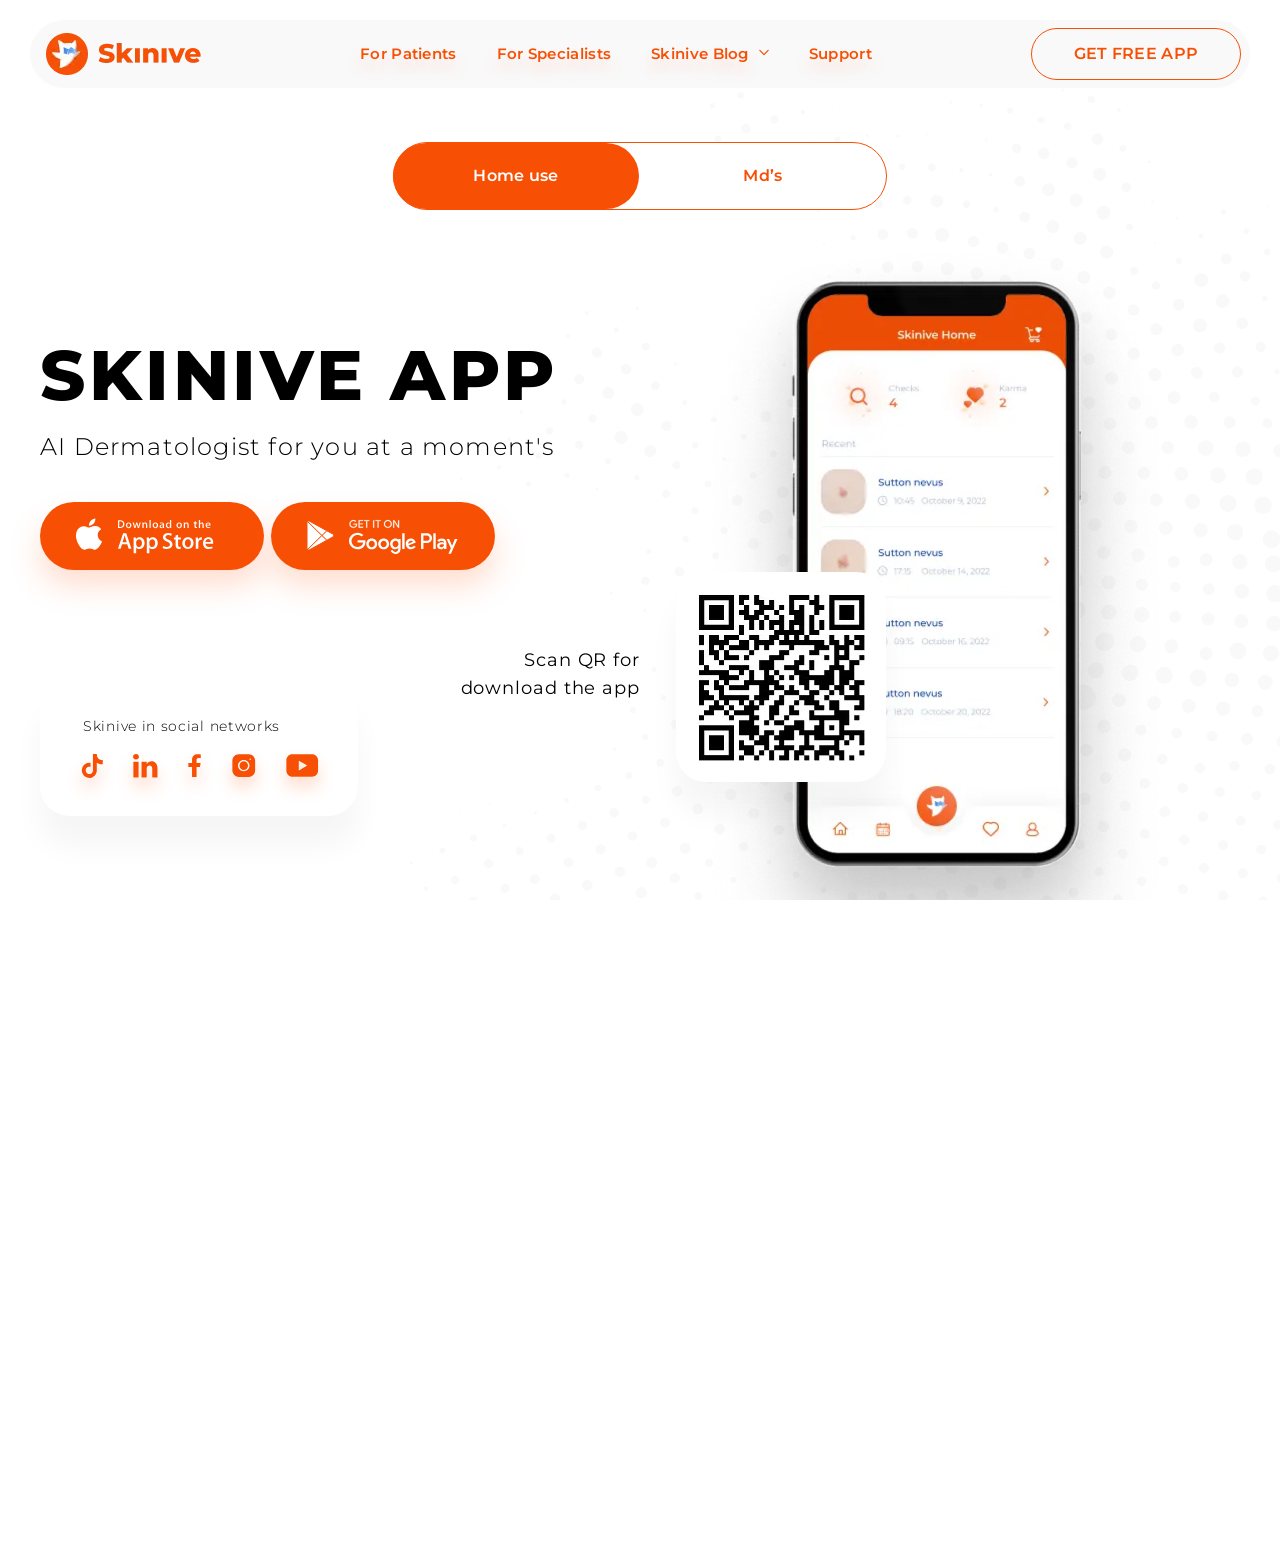
<file: get-skinive.html>
<!DOCTYPE html>
<html lang="en">

<head>
   <meta charset="UTF-8">
   <meta http-equiv="X-UA-Compatible" content="IE=edge">
   <meta name="viewport" content="width=device-width, initial-scale=1.0">
   <link rel="stylesheet" href="css/style.min.css?_v=20230106144936">
   <title>SkinIVE APP</title>
</head>

<body>
   <div class="wrapper">
      <header class="header">
	<div id="header-wrapper" class="header__wrapper lock-padding">
		<div class="n_container header-container">
			<div class="header__wrap-logo">
				<a href="/">
					<picture><source srcset="images/logo-header.webp" type="image/webp"><img src="images/logo-header.png" alt="Skin Health AI-Tracker"></picture>
				</a>
			</div>
			<div class="header__menu menu">
				<nav class="menu__body">
					<div class="menu-topmenu-container">
						<ul id="primary-menu" class="menu__list">
							<li class="menu-item">
								<a class="menu__link" href="#">For Patients</a>
							</li>
							<li class="menu-item">
								<a class="menu__link" href="#">For Specialists</a>
							</li>
							<!--- menu-item-has-children current-menu-item current_page_item -->
							<li class="menu-item">
								<a class="menu__link" href="#">Skinive Blog</a>
								<span class="menu__arrow">
									<svg width="12" height="7" viewBox="0 0 12 7" fill="none">
										<path
											d="M1.53033 0.46967C1.23744 0.176777 0.762563 0.176777 0.46967 0.46967C0.176777 0.762563 0.176777 1.23744 0.46967 1.53033L1.53033 0.46967ZM6 6L5.46967 6.53033C5.76256 6.82322 6.23744 6.82322 6.53033 6.53033L6 6ZM11.5303 1.53033C11.8232 1.23744 11.8232 0.762563 11.5303 0.46967C11.2374 0.176777 10.7626 0.176777 10.4697 0.46967L11.5303 1.53033ZM0.46967 1.53033L5.46967 6.53033L6.53033 5.46967L1.53033 0.46967L0.46967 1.53033ZM6.53033 6.53033L11.5303 1.53033L10.4697 0.46967L5.46967 5.46967L6.53033 6.53033Z"
											fill="currentColor" />
									</svg>
								</span>
								<ul class="menu__sub-list">
									<li class="menu-item">
										<a class="menu__link" href="#">Sub link 1</a>
									</li>
									<li class="menu-item current-menu-item current_page_item">
										<a class="menu__link" href="#">Sub link 2</a>
									</li>
									<li class="menu-item">
										<a class="menu__link" href="#">Sub link 3</a>
									</li>
									<li class="menu-item">
										<a class="menu__link" href="#">Sub link 4</a>
									</li>
								</ul>
							</li>
							<!--- current-menu-item current_page_item -->
							<li class="menu-item">
								<a class="menu__link" href="#">Support</a>
							</li>
						</ul>
					</div>
				</nav>
				<div class="header__wrap-button-icons">
					<ul class="header__social-icons icons-deley">
						<li class="header__social-icon hidden-link" data-url="#">
							<svg viewBox="0 0 51 54" fill="none">
								<g filter="url(#filter0_d_6169_984)">
									<path
										d="M36 15.2889V11.0996C34.0604 11.0996 32.5802 10.5759 31.625 9.55808C30.6446 8.39647 30.0954 6.92542 30.0719 5.39828V5.09588L26.1563 5V22.0154C26.0219 22.7578 25.6657 23.4406 25.1355 23.9717C24.6054 24.5028 23.9269 24.8565 23.1917 24.9853C22.4565 25.114 21.6999 25.0114 21.0242 24.6914C20.3484 24.3714 19.786 23.8494 19.4129 23.1958C19.0397 22.5423 18.8738 21.7887 18.9375 21.0367C19.0012 20.2847 19.2914 19.5706 19.769 18.9908C20.2467 18.411 20.8887 17.9934 21.6084 17.7943C22.3281 17.5953 23.0909 17.6244 23.7938 17.8777V13.8211C23.384 13.7532 22.9694 13.7187 22.5542 13.7179C21.0601 13.7179 19.5996 14.166 18.3573 15.0056C17.115 15.8452 16.1468 17.0386 15.575 18.4348C15.0033 19.8311 14.8537 21.3674 15.1452 22.8496C15.4366 24.3319 16.1561 25.6934 17.2126 26.762C18.269 27.8306 19.6151 28.5583 21.0804 28.8532C22.5458 29.148 24.0647 28.9967 25.445 28.4184C26.8254 27.84 28.0052 26.8606 28.8352 25.6041C29.6653 24.3475 30.1083 22.8702 30.1083 21.3589C30.1075 21.0458 30.088 20.733 30.05 20.4222V13.6736C31.8305 14.7984 33.902 15.3607 36 15.2889Z"
										fill="currentColor" />
								</g>
								<defs>
									<filter id="filter0_d_6169_984" x="0" y="0" width="51" height="54"
										filterUnits="userSpaceOnUse" color-interpolation-filters="sRGB">
										<feFlood flood-opacity="0" result="BackgroundImageFix" />
										<feColorMatrix in="SourceAlpha" type="matrix"
											values="0 0 0 0 0 0 0 0 0 0 0 0 0 0 0 0 0 0 127 0" result="hardAlpha" />
										<feOffset dy="10" />
										<feGaussianBlur stdDeviation="7.5" />
										<feComposite in2="hardAlpha" operator="out" />
										<feColorMatrix type="matrix"
											values="0 0 0 0 1 0 0 0 0 0.470937 0 0 0 0 0.233333 0 0 0 0.25 0" />
										<feBlend mode="normal" in2="BackgroundImageFix" result="effect1_dropShadow_6169_984" />
										<feBlend mode="normal" in="SourceGraphic" in2="effect1_dropShadow_6169_984"
											result="shape" />
									</filter>
								</defs>
							</svg>
						</li>
						<li class="header__social-icon hidden-link" data-url="https://www.linkedin.com/">
							<svg viewBox="0 0 54 53" fill="none">
								<g filter="url(#filter0_d_6169_983)">
									<path
										d="M15 7.67172C15 6.89729 15.2703 6.2584 15.8108 5.75505C16.3513 5.25168 17.0541 5 17.9189 5C18.7683 5 19.4556 5.2478 19.9807 5.74343C20.5212 6.25455 20.7915 6.92052 20.7915 7.74141C20.7915 8.48485 20.529 9.10436 20.0039 9.6C19.4633 10.1111 18.7529 10.3667 17.8726 10.3667H17.8494C17 10.3667 16.3127 10.1111 15.7876 9.6C15.2625 9.08889 15 8.44612 15 7.67172ZM15.3012 28V12.4808H20.444V28H15.3012ZM23.2934 28H28.4363V19.3343C28.4363 18.7922 28.4981 18.3741 28.6216 18.0798C28.8378 17.5532 29.166 17.1079 29.6062 16.7439C30.0463 16.38 30.5984 16.198 31.2625 16.198C32.9923 16.198 33.8571 17.3673 33.8571 19.7061V28H39V19.102C39 16.8098 38.4595 15.0712 37.3784 13.8864C36.2973 12.7015 34.8687 12.1091 33.0927 12.1091C31.1004 12.1091 29.5483 12.9687 28.4363 14.6879V14.7343H28.4131L28.4363 14.6879V12.4808H23.2934C23.3243 12.9764 23.3398 14.5175 23.3398 17.104C23.3398 19.6906 23.3243 23.3225 23.2934 28Z"
										fill="currentColor" />
								</g>
								<defs>
									<filter id="filter0_d_6169_983" x="0" y="0" width="54" height="53"
										filterUnits="userSpaceOnUse" color-interpolation-filters="sRGB">
										<feFlood flood-opacity="0" result="BackgroundImageFix" />
										<feColorMatrix in="SourceAlpha" type="matrix"
											values="0 0 0 0 0 0 0 0 0 0 0 0 0 0 0 0 0 0 127 0" result="hardAlpha" />
										<feOffset dy="10" />
										<feGaussianBlur stdDeviation="7.5" />
										<feComposite in2="hardAlpha" operator="out" />
										<feColorMatrix type="matrix"
											values="0 0 0 0 1 0 0 0 0 0.470937 0 0 0 0 0.233333 0 0 0 0.25 0" />
										<feBlend mode="normal" in2="BackgroundImageFix" result="effect1_dropShadow_6169_983" />
										<feBlend mode="normal" in="SourceGraphic" in2="effect1_dropShadow_6169_983"
											result="shape" />
									</filter>
								</defs>
							</svg>
						</li>
						<li class="header__social-icon hidden-link" data-url="https://facebook.com/">
							<svg viewBox="0 0 42 52" fill="none">
								<g filter="url(#filter0_d_6169_980)">
									<path
										d="M26.2138 17.3748L26.8359 13.3933H22.9453V10.8102C22.9249 10.5053 22.9716 10.1995 23.0821 9.91569C23.1926 9.63184 23.364 9.37716 23.5836 9.17056C23.8031 8.96395 24.0652 8.81072 24.3504 8.72224C24.6356 8.63376 24.9365 8.61229 25.2309 8.65944H27V5.26885C25.9608 5.10409 24.9116 5.01425 23.8601 5C20.6549 5 18.5623 6.90654 18.5623 10.3592V13.3933H15V17.3748H18.5623V27H22.9453V17.3748H26.2138Z"
										fill="currentColor" />
								</g>
								<defs>
									<filter id="filter0_d_6169_980" x="0" y="0" width="42" height="52"
										filterUnits="userSpaceOnUse" color-interpolation-filters="sRGB">
										<feFlood flood-opacity="0" result="BackgroundImageFix" />
										<feColorMatrix in="SourceAlpha" type="matrix"
											values="0 0 0 0 0 0 0 0 0 0 0 0 0 0 0 0 0 0 127 0" result="hardAlpha" />
										<feOffset dy="10" />
										<feGaussianBlur stdDeviation="7.5" />
										<feComposite in2="hardAlpha" operator="out" />
										<feColorMatrix type="matrix"
											values="0 0 0 0 1 0 0 0 0 0.470937 0 0 0 0 0.233333 0 0 0 0.25 0" />
										<feBlend mode="normal" in2="BackgroundImageFix" result="effect1_dropShadow_6169_980" />
										<feBlend mode="normal" in="SourceGraphic" in2="effect1_dropShadow_6169_980"
											result="shape" />
									</filter>
								</defs>
							</svg>
						</li>
						<li class="header__social-icon hidden-link" data-url="https://www.instagram.com/">
							<svg viewBox="0 0 52 52" fill="none">
								<g filter="url(#filter0_d_6169_977)">
									<path fill-rule="evenodd" clip-rule="evenodd"
										d="M21.1875 5H30.8125C34.2245 5 37 7.77551 37 11.1875V20.8125C37 24.2245 34.2245 27 30.8125 27H21.1875C17.7755 27 15 24.2245 15 20.8125V11.1875C15 7.77551 17.7755 5 21.1875 5ZM20.5 16C20.5 19.0333 22.9673 21.5 26 21.5C29.0327 21.5 31.5 19.0333 31.5 16C31.5 12.9667 29.0327 10.5 26 10.5C22.9673 10.5 20.5 12.9667 20.5 16ZM31.5 9.8125C31.5 10.1922 31.8078 10.5 32.1875 10.5C32.5672 10.5 32.875 10.1922 32.875 9.8125C32.875 9.43275 32.5672 9.125 32.1875 9.125C31.8078 9.125 31.5 9.43275 31.5 9.8125ZM28.9168 18.9168C30.5277 17.3059 30.5277 14.6941 28.9168 13.0832C27.3059 11.4723 24.6941 11.4723 23.0832 13.0832C21.4723 14.6941 21.4723 17.3059 23.0832 18.9168C24.6941 20.5277 27.3059 20.5277 28.9168 18.9168Z"
										fill="currentColor" />
								</g>
								<defs>
									<filter id="filter0_d_6169_977" x="0" y="0" width="52" height="52"
										filterUnits="userSpaceOnUse" color-interpolation-filters="sRGB">
										<feFlood flood-opacity="0" result="BackgroundImageFix" />
										<feColorMatrix in="SourceAlpha" type="matrix"
											values="0 0 0 0 0 0 0 0 0 0 0 0 0 0 0 0 0 0 127 0" result="hardAlpha" />
										<feOffset dy="10" />
										<feGaussianBlur stdDeviation="7.5" />
										<feComposite in2="hardAlpha" operator="out" />
										<feColorMatrix type="matrix"
											values="0 0 0 0 1 0 0 0 0 0.470937 0 0 0 0 0.233333 0 0 0 0.25 0" />
										<feBlend mode="normal" in2="BackgroundImageFix" result="effect1_dropShadow_6169_977" />
										<feBlend mode="normal" in="SourceGraphic" in2="effect1_dropShadow_6169_977"
											result="shape" />
									</filter>
								</defs>
							</svg>
						</li>
						<li class="header__social-icon hidden-link" data-url="https://youtube.com/">
							<svg viewBox="0 0 61 52" fill="none">
								<g filter="url(#filter0_d_6169_981)">
									<path
										d="M39.811 5H20.7727C17.5614 5 15 7.59962 15 10.7727V21.0565C15 24.2677 17.5996 26.8291 20.7727 26.8291H39.811C43.0223 26.8291 45.5837 24.2295 45.5837 21.0565V10.7727C45.5837 7.59962 42.9841 5 39.811 5ZM27.0187 20.6359V11.2314L35.0469 15.9337L27.0187 20.6359Z"
										fill="currentColor" />
								</g>
								<defs>
									<filter id="filter0_d_6169_981" x="0" y="0" width="60.582" height="51.8291"
										filterUnits="userSpaceOnUse" color-interpolation-filters="sRGB">
										<feFlood flood-opacity="0" result="BackgroundImageFix" />
										<feColorMatrix in="SourceAlpha" type="matrix"
											values="0 0 0 0 0 0 0 0 0 0 0 0 0 0 0 0 0 0 127 0" result="hardAlpha" />
										<feOffset dy="10" />
										<feGaussianBlur stdDeviation="7.5" />
										<feComposite in2="hardAlpha" operator="out" />
										<feColorMatrix type="matrix"
											values="0 0 0 0 1 0 0 0 0 0.470937 0 0 0 0 0.233333 0 0 0 0.25 0" />
										<feBlend mode="normal" in2="BackgroundImageFix" result="effect1_dropShadow_6169_981" />
										<feBlend mode="normal" in="SourceGraphic" in2="effect1_dropShadow_6169_981"
											result="shape" />
									</filter>
								</defs>
							</svg>
						</li>
					</ul>
					<a href="/get-skinive.html" class="header__button btn-deley">
						<span class="dekstop">GET FREE APP</span>
						<span class="mobile">GET STARTED</span>
					</a>
				</div>
			</div>
			<div class="menu__icon">
				<span>Burger</span>
			</div>
		</div>
	</div>
</header>
      <main class="main get-skinive">
         <div class="n_container">
            <div id="get-skinive-wrap-content" class="get-skinive__wrap-content">
               <div class="get-skinive__tabs">
                  <span id="get-skinive-tabs-home-use">Home use</span>
                  <span id="get-skinive-tabs-mds">Md’s</span>
                  <button type="button" id="get-skinive-tabs-button" class="get-skinive__tabs-button">
                     <span>Home use</span>
                     <span>Md’s</span>
                  </button>
               </div>
               <div id="skinive-app" class="get-skinive__tab-content">
                  <div class="get-skinive__items">
                     <div class="get-skinive__item get-skinive-one-item-app">
                        <h2 class="get-skinive__title">SKINIVE APP</h2>
                        <p class="get-skinive__text">AI Dermatologist for you at a moment's</p>
                        <div class="get-skinive__buttons">
                           <button data-url="https://www.apple.com/app-store/" type="button"
                              class="get-skinive__button hidden-link">
                              <svg width="224" height="68" viewBox="0 0 224 68" fill="none">
                                 <rect width="224" height="68" rx="34" fill="#F75005" />
                                 <path
                                    d="M57.716 33.1086C57.6796 29.1722 61.0217 27.2572 61.1745 27.168C59.2818 24.4774 56.3481 24.1098 55.3171 24.0805C52.8532 23.8277 50.4631 25.518 49.208 25.518C47.9278 25.518 45.995 24.1049 43.9118 24.1465C41.2312 24.1868 38.7234 25.7 37.348 28.0498C34.5095 32.8411 36.6264 39.8821 39.3459 43.7549C40.7063 45.6516 42.2959 47.7694 44.3766 47.6949C46.4121 47.6131 47.1725 46.4296 49.6289 46.4296C52.0628 46.4296 52.7768 47.6949 54.8988 47.6473C57.0834 47.6131 58.4588 45.742 59.7715 43.8282C61.3436 41.6542 61.9749 39.5132 62 39.4033C61.9486 39.3862 57.7573 37.8266 57.716 33.1086Z"
                                    fill="white" />
                                 <path
                                    d="M53.7075 21.5328C54.8023 20.1979 55.5514 18.3818 55.3434 16.5388C53.7589 16.6072 51.7772 17.6075 50.636 18.9131C49.6264 20.0636 48.7245 21.9493 48.9575 23.7227C50.7375 23.8521 52.5651 22.847 53.7075 21.5328Z"
                                    fill="white" />
                                 <path
                                    d="M91.4134 46.7179H88.7021L87.2169 42.1677H82.0545L80.6397 46.7179H78L83.1147 31.2267H86.2737L91.4134 46.7179ZM86.7692 40.2586L85.426 36.2135C85.284 35.8003 85.0177 34.8272 84.6249 33.2953H84.5772C84.4208 33.9541 84.1689 34.9273 83.8226 36.2135L82.5034 40.2586H86.7692Z"
                                    fill="white" />
                                 <path
                                    d="M104.564 40.9954C104.564 42.8952 104.038 44.3968 102.985 45.4992C102.041 46.4804 100.87 46.9705 99.4721 46.9705C97.963 46.9705 96.8789 46.442 96.2187 45.3851H96.171V51.2694H93.6256V39.2249C93.6256 38.0306 93.5933 36.8049 93.5312 35.5477H95.7698L95.9119 37.3182H95.9596C96.8085 35.9842 98.0967 35.3184 99.8255 35.3184C101.177 35.3184 102.305 35.8387 103.208 36.8805C104.113 37.9235 104.564 39.2948 104.564 40.9954ZM101.971 41.0862C101.971 39.999 101.72 39.1027 101.216 38.3973C100.666 37.6616 99.927 37.2938 99.0005 37.2938C98.3725 37.2938 97.8018 37.4986 97.292 37.9026C96.781 38.31 96.4467 38.8419 96.2903 39.5008C96.2115 39.8081 96.1722 40.0595 96.1722 40.2574V42.1199C96.1722 42.9324 96.4276 43.618 96.9386 44.178C97.4496 44.7379 98.1134 45.0172 98.9301 45.0172C99.8888 45.0172 100.635 44.6564 101.169 43.937C101.703 43.2164 101.971 42.2666 101.971 41.0862Z"
                                    fill="white" />
                                 <path
                                    d="M117.743 40.9954C117.743 42.8952 117.216 44.3968 116.162 45.4992C115.22 46.4804 114.049 46.9705 112.651 46.9705C111.141 46.9705 110.057 46.442 109.398 45.3851H109.351V51.2694H106.805V39.2249C106.805 38.0306 106.773 36.8049 106.711 35.5477H108.949L109.092 37.3182H109.139C109.987 35.9842 111.275 35.3184 113.005 35.3184C114.355 35.3184 115.484 35.8387 116.389 36.8805C117.29 37.9235 117.743 39.2948 117.743 40.9954ZM115.149 41.0862C115.149 39.999 114.897 39.1027 114.394 38.3973C113.843 37.6616 113.107 37.2938 112.179 37.2938C111.55 37.2938 110.98 37.4986 110.469 37.9026C109.958 38.31 109.625 38.8419 109.469 39.5008C109.391 39.8081 109.351 40.0595 109.351 40.2574V42.1199C109.351 42.9324 109.606 43.618 110.115 44.178C110.626 44.7367 111.29 45.0172 112.109 45.0172C113.067 45.0172 113.813 44.6564 114.347 43.937C114.882 43.2164 115.149 42.2666 115.149 41.0862Z"
                                    fill="white" />
                                 <path
                                    d="M132.474 42.3739C132.474 43.6917 132.005 44.7637 131.063 45.5914C130.028 46.4959 128.587 46.9475 126.735 46.9475C125.025 46.9475 123.655 46.6262 122.617 45.9825L123.207 43.914C124.324 44.5728 125.551 44.9034 126.887 44.9034C127.845 44.9034 128.591 44.6916 129.128 44.2702C129.661 43.8488 129.927 43.2831 129.927 42.5777C129.927 41.9491 129.708 41.4194 129.267 40.9899C128.829 40.5604 128.097 40.1611 127.075 39.7921C124.293 38.7805 122.904 37.2987 122.904 35.3501C122.904 34.0766 123.391 33.0324 124.366 32.2199C125.338 31.4063 126.635 31 128.256 31C129.702 31 130.903 31.2456 131.862 31.7357L131.225 33.7588C130.33 33.2839 129.317 33.0464 128.184 33.0464C127.289 33.0464 126.589 33.2618 126.088 33.6901C125.664 34.0731 125.452 34.5399 125.452 35.0928C125.452 35.7051 125.694 36.2115 126.181 36.6096C126.605 36.9774 127.375 37.3755 128.492 37.805C129.859 38.3417 130.863 38.9691 131.509 39.6885C132.153 40.4055 132.474 41.303 132.474 42.3739Z"
                                    fill="white" />
                                 <path
                                    d="M140.891 37.4101H138.086V42.8334C138.086 44.2128 138.58 44.902 139.571 44.902C140.026 44.902 140.403 44.8636 140.701 44.7867L140.772 46.6713C140.27 46.8541 139.61 46.946 138.792 46.946C137.787 46.946 137.001 46.6469 136.434 46.0497C135.87 45.4514 135.586 44.448 135.586 43.0383V37.4078H133.914V35.5453H135.586V33.5001L138.086 32.7644V35.5453H140.891V37.4101Z"
                                    fill="white" />
                                 <path
                                    d="M153.55 41.0411C153.55 42.7581 153.046 44.1678 152.04 45.2701C150.986 46.4051 149.587 46.9708 147.843 46.9708C146.162 46.9708 144.823 46.4272 143.825 45.34C142.827 44.2528 142.328 42.8803 142.328 41.2262C142.328 39.4953 142.842 38.0775 143.872 36.9751C144.9 35.8716 146.287 35.3198 148.031 35.3198C149.712 35.3198 151.065 35.8634 152.086 36.9518C153.062 38.0076 153.55 39.3707 153.55 41.0411ZM150.909 41.1215C150.909 40.0913 150.683 39.2078 150.226 38.4709C149.692 37.5792 148.929 37.1346 147.941 37.1346C146.917 37.1346 146.14 37.5804 145.607 38.4709C145.149 39.2089 144.924 40.1064 144.924 41.168C144.924 42.1982 145.149 43.0817 145.607 43.8174C146.157 44.7091 146.926 45.1537 147.918 45.1537C148.89 45.1537 149.653 44.6997 150.203 43.7941C150.672 43.0433 150.909 42.1505 150.909 41.1215Z"
                                    fill="white" />
                                 <path
                                    d="M161.825 37.7303C161.573 37.6849 161.304 37.6616 161.023 37.6616C160.127 37.6616 159.435 37.991 158.948 38.651C158.524 39.2331 158.311 39.9687 158.311 40.8569V46.7179H155.767L155.791 39.0654C155.791 37.778 155.759 36.6058 155.695 35.5488H157.912L158.006 37.686H158.076C158.345 36.9515 158.768 36.3602 159.349 35.9167C159.916 35.5174 160.528 35.3184 161.188 35.3184C161.424 35.3184 161.636 35.3347 161.825 35.3638V37.7303Z"
                                    fill="white" />
                                 <path
                                    d="M173.209 40.6045C173.209 41.0492 173.179 41.424 173.116 41.7302H165.48C165.509 42.8337 165.878 43.6776 166.588 44.2596C167.231 44.78 168.063 45.0407 169.085 45.0407C170.216 45.0407 171.247 44.8649 172.175 44.5122L172.574 46.235C171.49 46.696 170.21 46.9253 168.733 46.9253C166.956 46.9253 165.562 46.4155 164.547 45.3969C163.535 44.3784 163.027 43.0106 163.027 41.2948C163.027 39.6104 163.499 38.2077 164.443 37.0891C165.432 35.8948 166.768 35.2976 168.449 35.2976C170.1 35.2976 171.35 35.8948 172.199 37.0891C172.871 38.0378 173.209 39.2111 173.209 40.6045ZM170.782 39.9608C170.798 39.2251 170.632 38.5895 170.287 38.0529C169.847 37.3626 169.17 37.0181 168.259 37.0181C167.427 37.0181 166.75 37.3545 166.233 38.0296C165.809 38.5663 165.557 39.21 165.48 39.9596H170.782V39.9608Z"
                                    fill="white" />
                                 <path
                                    d="M84.416 22.0192C84.416 23.3893 83.9946 24.4207 83.1529 25.1133C82.3733 25.7523 81.2653 26.0725 79.8302 26.0725C79.1187 26.0725 78.5098 26.0422 78 25.9817V18.4957C78.665 18.3909 79.3813 18.3373 80.155 18.3373C81.522 18.3373 82.5523 18.6272 83.2472 19.2069C84.0256 19.8622 84.416 20.7993 84.416 22.0192ZM83.0968 22.053C83.0968 21.1648 82.8556 20.4839 82.3733 20.0089C81.8909 19.5351 81.1865 19.2977 80.2589 19.2977C79.8649 19.2977 79.5294 19.3233 79.2512 19.3768V25.0679C79.4052 25.0912 79.687 25.1016 80.0965 25.1016C81.054 25.1016 81.793 24.8421 82.3136 24.3229C82.8341 23.8037 83.0968 23.0471 83.0968 22.053Z"
                                    fill="white" />
                                 <path
                                    d="M91.4107 23.2158C91.4107 24.0597 91.1635 24.7512 90.6693 25.2936C90.1511 25.8512 89.4646 26.1294 88.6074 26.1294C87.7812 26.1294 87.1234 25.8628 86.6327 25.3274C86.1432 24.7931 85.8984 24.1191 85.8984 23.3066C85.8984 22.4568 86.1503 21.7596 86.6566 21.2183C87.1628 20.677 87.8433 20.4058 88.7005 20.4058C89.5267 20.4058 90.1905 20.6723 90.6931 21.2066C91.1707 21.7258 91.4107 22.3963 91.4107 23.2158ZM90.1129 23.2554C90.1129 22.749 90.0007 22.3148 89.7774 21.9528C89.5148 21.5151 89.1411 21.2963 88.6552 21.2963C88.1525 21.2963 87.7705 21.5151 87.5078 21.9528C87.2834 22.3148 87.1723 22.756 87.1723 23.2775C87.1723 23.7838 87.2846 24.218 87.5078 24.58C87.7788 25.0177 88.1561 25.2366 88.6432 25.2366C89.1208 25.2366 89.4957 25.0142 89.7655 24.5684C89.9971 24.1994 90.1129 23.7617 90.1129 23.2554Z"
                                    fill="white" />
                                 <path
                                    d="M100.791 20.5178L99.03 26.0052H97.8839L97.1544 23.6223C96.9694 23.0275 96.8189 22.4362 96.7019 21.8495H96.6793C96.5706 22.4525 96.4202 23.0426 96.2268 23.6223L95.4519 26.0052H94.2927L92.6367 20.5178H93.9225L94.5589 23.1265C94.7129 23.7434 94.8395 24.3313 94.9409 24.8877H94.9636C95.0567 24.429 95.2108 23.8447 95.428 23.1381L96.2268 20.519H97.2464L98.0116 23.0822C98.1967 23.7073 98.3471 24.3091 98.4629 24.8888H98.4976C98.5823 24.3243 98.7101 23.7225 98.8796 23.0822L99.5625 20.519H100.791V20.5178Z"
                                    fill="white" />
                                 <path
                                    d="M107.277 26.005H106.026V22.8621C106.026 21.8936 105.648 21.4094 104.892 21.4094C104.52 21.4094 104.221 21.5421 103.988 21.8086C103.757 22.0752 103.64 22.3895 103.64 22.7492V26.0039H102.389V22.0857C102.389 21.6038 102.374 21.0811 102.344 20.5154H103.443L103.502 21.3733H103.536C103.682 21.1067 103.899 20.8867 104.185 20.7109C104.524 20.5061 104.903 20.4025 105.319 20.4025C105.844 20.4025 106.281 20.5678 106.629 20.8995C107.061 21.3058 107.277 21.9122 107.277 22.7178V26.005Z"
                                    fill="white" />
                                 <path d="M110.727 26.0052H109.477V18H110.727V26.0052Z" fill="white" />
                                 <path
                                    d="M118.094 23.2158C118.094 24.0597 117.847 24.7512 117.353 25.2936C116.835 25.8512 116.147 26.1294 115.291 26.1294C114.464 26.1294 113.806 25.8628 113.316 25.3274C112.827 24.7931 112.582 24.1191 112.582 23.3066C112.582 22.4568 112.834 21.7596 113.34 21.2183C113.846 20.677 114.527 20.4058 115.383 20.4058C116.21 20.4058 116.873 20.6723 117.377 21.2066C117.854 21.7258 118.094 22.3963 118.094 23.2158ZM116.795 23.2554C116.795 22.749 116.683 22.3148 116.46 21.9528C116.198 21.5151 115.823 21.2963 115.339 21.2963C114.835 21.2963 114.453 21.5151 114.191 21.9528C113.967 22.3148 113.856 22.756 113.856 23.2775C113.856 23.7838 113.968 24.218 114.191 24.58C114.462 25.0177 114.84 25.2366 115.327 25.2366C115.804 25.2366 116.178 25.0142 116.448 24.5684C116.681 24.1994 116.795 23.7617 116.795 23.2554Z"
                                    fill="white" />
                                 <path
                                    d="M124.148 26.0048H123.024L122.931 25.3728H122.897C122.512 25.8768 121.964 26.1294 121.253 26.1294C120.721 26.1294 120.291 25.9629 119.968 25.6323C119.674 25.332 119.527 24.9584 119.527 24.5149C119.527 23.8444 119.814 23.3333 120.391 22.9795C120.966 22.6256 121.775 22.4522 122.818 22.4603V22.3579C122.818 21.635 122.429 21.2741 121.649 21.2741C121.094 21.2741 120.604 21.4103 120.182 21.6804L119.927 20.8795C120.45 20.5641 121.096 20.4058 121.858 20.4058C123.329 20.4058 124.067 21.1624 124.067 22.6757V24.6965C124.067 25.2447 124.094 25.6812 124.148 26.0048ZM122.849 24.1191V23.2728C121.469 23.2495 120.779 23.6185 120.779 24.3787C120.779 24.665 120.857 24.8792 121.019 25.0224C121.18 25.1656 121.385 25.2366 121.63 25.2366C121.904 25.2366 122.161 25.1516 122.395 24.9828C122.63 24.8129 122.775 24.5975 122.828 24.3333C122.842 24.2739 122.849 24.2017 122.849 24.1191Z"
                                    fill="white" />
                                 <path
                                    d="M131.255 26.0052H130.145L130.087 25.124H130.052C129.697 25.7945 129.093 26.1297 128.244 26.1297C127.566 26.1297 127.001 25.8701 126.554 25.351C126.106 24.8318 125.883 24.1578 125.883 23.3302C125.883 22.442 126.125 21.7226 126.612 21.1732C127.084 20.661 127.662 20.4049 128.349 20.4049C129.105 20.4049 129.634 20.6529 129.935 21.1499H129.959V18H131.211V24.5268C131.211 25.0611 131.226 25.5535 131.255 26.0052ZM129.959 23.691V22.7761C129.959 22.6178 129.947 22.4897 129.924 22.392C129.854 22.0986 129.702 21.8518 129.472 21.6528C129.239 21.4537 128.958 21.3536 128.635 21.3536C128.168 21.3536 127.803 21.5341 127.534 21.8961C127.268 22.2581 127.133 22.7202 127.133 23.2848C127.133 23.8272 127.261 24.2673 127.517 24.606C127.788 24.9668 128.154 25.1473 128.611 25.1473C129.022 25.1473 129.35 24.9971 129.599 24.6956C129.841 24.4174 129.959 24.0822 129.959 23.691Z"
                                    fill="white" />
                                 <path
                                    d="M141.958 23.2158C141.958 24.0597 141.71 24.7512 141.216 25.2936C140.698 25.8512 140.013 26.1294 139.154 26.1294C138.329 26.1294 137.671 25.8628 137.18 25.3274C136.69 24.7931 136.445 24.1191 136.445 23.3066C136.445 22.4568 136.697 21.7596 137.203 21.2183C137.71 20.677 138.39 20.4058 139.249 20.4058C140.074 20.4058 140.739 20.6723 141.24 21.2066C141.718 21.7258 141.958 22.3963 141.958 23.2158ZM140.661 23.2554C140.661 22.749 140.549 22.3148 140.325 21.9528C140.062 21.5151 139.689 21.2963 139.202 21.2963C138.701 21.2963 138.319 21.5151 138.055 21.9528C137.83 22.3148 137.719 22.756 137.719 23.2775C137.719 23.7838 137.831 24.218 138.055 24.58C138.326 25.0177 138.703 25.2366 139.19 25.2366C139.668 25.2366 140.044 25.0142 140.314 24.5684C140.544 24.1994 140.661 23.7617 140.661 23.2554Z"
                                    fill="white" />
                                 <path
                                    d="M148.69 26.0052H147.44V22.8622C147.44 21.8937 147.063 21.4095 146.304 21.4095C145.933 21.4095 145.633 21.5422 145.402 21.8088C145.17 22.0753 145.054 22.3896 145.054 22.7493V26.004H143.802V22.0858C143.802 21.6039 143.788 21.0812 143.758 20.5155H144.856L144.915 21.3734H144.949C145.096 21.1068 145.313 20.8868 145.598 20.7111C145.938 20.5062 146.316 20.4026 146.733 20.4026C147.257 20.4026 147.694 20.5679 148.042 20.8996C148.475 21.3059 148.69 21.9124 148.69 22.7179V26.0052Z"
                                    fill="white" />
                                 <path
                                    d="M157.107 21.4313H155.73V24.0969C155.73 24.7744 155.974 25.1131 156.459 25.1131C156.684 25.1131 156.87 25.0945 157.017 25.0561L157.049 25.9815C156.802 26.0723 156.477 26.1177 156.077 26.1177C155.583 26.1177 155.198 25.9711 154.92 25.6777C154.641 25.3844 154.502 24.8908 154.502 24.1982V21.4313H153.68V20.5175H154.502V19.5117L155.728 19.1509V20.5163H157.106V21.4313H157.107Z"
                                    fill="white" />
                                 <path
                                    d="M163.732 26.0052H162.479V22.8855C162.479 21.9019 162.102 21.4095 161.346 21.4095C160.766 21.4095 160.37 21.6947 160.152 22.2651C160.115 22.385 160.094 22.5317 160.094 22.7039V26.004H158.844V18H160.094V21.3071H160.118C160.512 20.7053 161.076 20.4049 161.808 20.4049C162.326 20.4049 162.755 20.5702 163.095 20.902C163.519 21.3152 163.732 21.9298 163.732 22.7423V26.0052Z"
                                    fill="white" />
                                 <path
                                    d="M170.566 23.0018C170.566 23.2207 170.549 23.4046 170.52 23.5547H166.767C166.784 24.0972 166.963 24.5104 167.31 24.7968C167.628 25.0529 168.037 25.1809 168.539 25.1809C169.094 25.1809 169.6 25.0948 170.056 24.9213L170.252 25.7688C169.718 25.9946 169.09 26.1075 168.363 26.1075C167.492 26.1075 166.805 25.8572 166.309 25.3567C165.81 24.8562 165.562 24.1845 165.562 23.3417C165.562 22.5141 165.793 21.825 166.257 21.2755C166.742 20.6888 167.398 20.3955 168.225 20.3955C169.034 20.3955 169.649 20.6888 170.065 21.2755C170.4 21.7412 170.566 22.3174 170.566 23.0018ZM169.372 22.6864C169.382 22.3243 169.299 22.0124 169.13 21.7493C168.913 21.4106 168.582 21.2406 168.134 21.2406C167.726 21.2406 167.393 21.4059 167.138 21.7377C166.931 22.0019 166.808 22.3174 166.767 22.6864H169.372Z"
                                    fill="white" />
                              </svg>
                           </button>
                           <button data-url="https://play.google.com/store/" type="button"
                              class="get-skinive__button hidden-link">
                              <svg width="224" height="68" viewBox="0 0 224 68" fill="none">
                                 <rect width="224" height="68" rx="34" fill="#F75005" />
                                 <path
                                    d="M86.1598 22.2217C86.1598 23.265 85.8399 24.1005 85.2096 24.7237C84.485 25.4624 83.5412 25.8341 82.3847 25.8341C81.2794 25.8341 80.3356 25.4562 79.5614 24.7112C78.7855 23.9553 78.3984 23.0276 78.3984 21.9172C78.3984 20.8068 78.7855 19.8791 79.5614 19.1294C80.3356 18.3782 81.2794 18.0002 82.3847 18.0002C82.935 18.0002 83.4596 18.1111 83.9603 18.3173C84.4594 18.525 84.8657 18.8061 85.16 19.1528L84.4914 19.8119C83.9779 19.22 83.2789 18.9279 82.3847 18.9279C81.5785 18.9279 80.8794 19.2028 80.286 19.7572C79.6989 20.3132 79.4046 21.0332 79.4046 21.9172C79.4046 22.8011 79.6989 23.5274 80.286 24.0834C80.8794 24.6315 81.5785 24.9127 82.3847 24.9127C83.2405 24.9127 83.9603 24.6315 84.5282 24.0771C84.9025 23.7101 85.1152 23.2041 85.1712 22.5575H82.3847V21.6548H86.1022C86.147 21.85 86.1598 22.039 86.1598 22.2217Z"
                                    fill="white" stroke="white" stroke-width="0.16" stroke-miterlimit="10" />
                                 <path
                                    d="M92.0587 19.0915H88.5667V21.4654H91.7147V22.3681H88.5667V24.742H92.0587V25.6619H87.5781V18.1716H92.0587V19.0915Z"
                                    fill="white" stroke="white" stroke-width="0.16" stroke-miterlimit="10" />
                                 <path
                                    d="M96.2203 25.6621H95.2317V19.0918H93.0898V18.1719H98.3638V19.0918H96.2203V25.6621Z"
                                    fill="white" stroke="white" stroke-width="0.16" stroke-miterlimit="10" />
                                 <path d="M102.18 25.6619V18.1716H103.167V25.6619H102.18Z" fill="white" stroke="white"
                                    stroke-width="0.16" stroke-miterlimit="10" />
                                 <path
                                    d="M107.545 25.6619H106.564V19.0915H104.414V18.1716H109.694V19.0915H107.545V25.6619Z"
                                    fill="white" stroke="white" stroke-width="0.16" stroke-miterlimit="10" />
                                 <path
                                    d="M119.68 24.6984C118.923 25.4559 117.986 25.8339 116.867 25.8339C115.743 25.8339 114.806 25.4559 114.049 24.6984C113.294 23.9426 112.918 23.0149 112.918 21.9169C112.918 20.819 113.294 19.8913 114.049 19.1354C114.806 18.3779 115.743 18 116.867 18C117.979 18 118.917 18.3779 119.673 19.1417C120.435 19.9038 120.81 20.8252 120.81 21.9169C120.81 23.0149 120.435 23.9426 119.68 24.6984ZM114.78 24.0706C115.349 24.6313 116.042 24.9124 116.867 24.9124C117.686 24.9124 118.385 24.6313 118.949 24.0706C119.516 23.5099 119.804 22.79 119.804 21.9169C119.804 21.0439 119.516 20.3239 118.949 19.7632C118.385 19.2026 117.686 18.9214 116.867 18.9214C116.042 18.9214 115.349 19.2026 114.78 19.7632C114.212 20.3239 113.924 21.0439 113.924 21.9169C113.924 22.79 114.212 23.5099 114.78 24.0706Z"
                                    fill="white" stroke="white" stroke-width="0.16" stroke-miterlimit="10" />
                                 <path
                                    d="M122.195 25.6624V18.1721H123.395L127.125 23.9975H127.169L127.125 22.5576V18.1721H128.112V25.6624H127.082L123.176 19.5496H123.133L123.176 20.9958V25.6624H122.195Z"
                                    fill="white" stroke="white" stroke-width="0.16" stroke-miterlimit="10" />
                                 <path
                                    d="M112.673 36.6009C109.668 36.6009 107.212 38.8342 107.212 41.9156C107.212 44.972 109.668 47.2288 112.673 47.2288C115.685 47.2288 118.141 44.972 118.141 41.9156C118.141 38.8342 115.685 36.6009 112.673 36.6009ZM112.673 45.136C111.024 45.136 109.605 43.8069 109.605 41.9156C109.605 39.9993 111.024 38.6937 112.673 38.6937C114.323 38.6937 115.748 39.9993 115.748 41.9156C115.748 43.8069 114.323 45.136 112.673 45.136ZM100.758 36.6009C97.7457 36.6009 95.2967 38.8342 95.2967 41.9156C95.2967 44.972 97.7457 47.2288 100.758 47.2288C103.768 47.2288 106.219 44.972 106.219 41.9156C106.219 38.8342 103.768 36.6009 100.758 36.6009ZM100.758 45.136C99.1069 45.136 97.6833 43.8069 97.6833 41.9156C97.6833 39.9993 99.1069 38.6937 100.758 38.6937C102.407 38.6937 103.826 39.9993 103.826 41.9156C103.826 43.8069 102.407 45.136 100.758 45.136ZM86.5787 38.2298V40.4882H92.1022C91.9407 41.7501 91.5088 42.6778 90.8465 43.3243C90.0403 44.1052 88.7846 44.972 86.5787 44.972C83.1796 44.972 80.5178 42.2936 80.5178 38.9748C80.5178 35.656 83.1796 32.9776 86.5787 32.9776C88.4167 32.9776 89.754 33.6788 90.741 34.5878L92.371 32.9963C90.9905 31.7094 89.1541 30.7208 86.5787 30.7208C81.9175 30.7208 78 34.4238 78 38.9748C78 43.5258 81.9175 47.2288 86.5787 47.2288C89.0981 47.2288 90.9905 46.4229 92.4781 44.9111C94.0026 43.4227 94.4777 41.33 94.4777 39.6401C94.4777 39.1154 94.4329 38.6328 94.3529 38.2298H86.5787ZM144.558 39.9806C144.109 38.7921 142.722 36.6009 139.897 36.6009C137.098 36.6009 134.767 38.7546 134.767 41.9156C134.767 44.8924 137.074 47.2288 140.166 47.2288C142.666 47.2288 144.109 45.7404 144.702 44.8736L142.847 43.6664C142.228 44.5503 141.385 45.136 140.166 45.136C138.955 45.136 138.086 44.5941 137.53 43.5258L144.81 40.585L144.558 39.9806ZM137.136 41.7501C137.074 39.701 138.766 38.6515 139.979 38.6515C140.929 38.6515 141.735 39.1154 142.004 39.7791L137.136 41.7501ZM131.219 46.9055H133.612V31.2878H131.219V46.9055ZM127.3 37.7847H127.22C126.683 37.1631 125.657 36.6009 124.359 36.6009C121.633 36.6009 119.141 38.9373 119.141 41.9328C119.141 44.9111 121.633 47.2288 124.359 47.2288C125.657 47.2288 126.683 46.6619 127.22 46.0215H127.3V46.7837C127.3 48.8155 126.188 49.9072 124.395 49.9072C122.933 49.9072 122.026 48.8765 121.652 48.0097L119.571 48.8577C120.171 50.2664 121.759 52 124.395 52C127.201 52 129.568 50.3882 129.568 46.4666V36.9242H127.3V37.7847ZM124.563 45.136C122.914 45.136 121.534 43.7882 121.534 41.9328C121.534 40.0602 122.914 38.6937 124.563 38.6937C126.188 38.6937 127.47 40.0602 127.47 41.9328C127.47 43.7882 126.188 45.136 124.563 45.136ZM155.762 31.2878H150.039V46.9055H152.425V40.9879H155.762C158.413 40.9879 161.012 39.1154 161.012 36.1371C161.012 33.1603 158.406 31.2878 155.762 31.2878ZM155.825 38.8155H152.425V33.4602H155.825C157.607 33.4602 158.624 34.9048 158.624 36.1371C158.624 37.3459 157.607 38.8155 155.825 38.8155ZM170.578 36.5712C168.853 36.5712 167.06 37.3146 166.323 38.9623L168.441 39.8291C168.897 38.9623 169.735 38.6812 170.621 38.6812C171.859 38.6812 173.115 39.4074 173.134 40.6896V40.8536C172.702 40.61 171.778 40.2492 170.64 40.2492C168.359 40.2492 166.035 41.4752 166.035 43.7632C166.035 45.856 167.903 47.2038 170.004 47.2038C171.61 47.2038 172.496 46.4963 173.052 45.6733H173.134V46.8805H175.439V40.8895C175.439 38.1205 173.321 36.5712 170.578 36.5712ZM170.29 45.1298C169.509 45.1298 168.422 44.7518 168.422 43.8069C168.422 42.5981 169.778 42.1343 170.952 42.1343C172.003 42.1343 172.496 42.3607 173.134 42.659C172.947 44.1052 171.672 45.1298 170.29 45.1298ZM183.837 36.9133L181.094 43.6836H181.012L178.176 36.9133H175.602L179.864 46.3745L177.432 51.6392H179.926L186.492 36.9133H183.837ZM162.324 46.9055H164.717V31.2878H162.324V46.9055Z"
                                    fill="white" />
                                 <path
                                    d="M36.5355 19.4478C36.1963 19.7945 36 20.3343 36 21.0333V45.9677C36 46.6667 36.1963 47.2065 36.5355 47.5532L36.6193 47.6293L50.9302 33.6626V33.3328L36.6193 19.3661L36.5355 19.4478Z"
                                    fill="white" stroke="#F75005" />
                                 <path
                                    d="M55.6947 38.3208L50.9297 33.6629V33.3331L55.7005 28.6752L55.8073 28.7358L61.4572 31.8744C63.0696 32.7651 63.0696 34.2308 61.4572 35.1272L55.8073 38.2602L55.6947 38.3208Z"
                                    fill="white" stroke="#F75005" />
                                 <path
                                    d="M55.8074 38.2599L50.9298 33.4977L36.5352 47.5532C37.0707 48.1029 37.944 48.1691 38.9372 47.6195L55.8074 38.2599Z"
                                    fill="white" />
                                 <path
                                    d="M55.8074 38.2599L50.9298 33.4977L36.5352 47.5532C37.0707 48.1029 37.944 48.1691 38.9372 47.6195L55.8074 38.2599"
                                    stroke="#F75005" />
                                 <path
                                    d="M55.8074 28.7356L38.9372 19.376C37.944 18.832 37.0707 18.8983 36.5352 19.4479L50.9298 33.4978L55.8074 28.7356Z"
                                    fill="white" stroke="#F75005" />
                              </svg>
                           </button>
                        </div>
                        <div class="get-skinive__wrap-text">
                           <p>Scan QR for<br>download the app</p>
                        </div>
                        <div class="get-skinive__wrap-social">
                           <p>Skinive in social networks</p>
                           <ul class="get-skinive__social-icons">
                              <li class="get-skinive__social-icon hidden-link" data-url="#">
                                 <svg viewBox="0 0 51 54" fill="none">
                                    <g filter="url(#filter01_d_6169_984)">
                                       <path
                                          d="M36 15.2889V11.0996C34.0604 11.0996 32.5802 10.5759 31.625 9.55808C30.6446 8.39647 30.0954 6.92542 30.0719 5.39828V5.09588L26.1563 5V22.0154C26.0219 22.7578 25.6657 23.4406 25.1355 23.9717C24.6054 24.5028 23.9269 24.8565 23.1917 24.9853C22.4565 25.114 21.6999 25.0114 21.0242 24.6914C20.3484 24.3714 19.786 23.8494 19.4129 23.1958C19.0397 22.5423 18.8738 21.7887 18.9375 21.0367C19.0012 20.2847 19.2914 19.5706 19.769 18.9908C20.2467 18.411 20.8887 17.9934 21.6084 17.7943C22.3281 17.5953 23.0909 17.6244 23.7938 17.8777V13.8211C23.384 13.7532 22.9694 13.7187 22.5542 13.7179C21.0601 13.7179 19.5996 14.166 18.3573 15.0056C17.115 15.8452 16.1468 17.0386 15.575 18.4348C15.0033 19.8311 14.8537 21.3674 15.1452 22.8496C15.4366 24.3319 16.1561 25.6934 17.2126 26.762C18.269 27.8306 19.6151 28.5583 21.0804 28.8532C22.5458 29.148 24.0647 28.9967 25.445 28.4184C26.8254 27.84 28.0052 26.8606 28.8352 25.6041C29.6653 24.3475 30.1083 22.8702 30.1083 21.3589C30.1075 21.0458 30.088 20.733 30.05 20.4222V13.6736C31.8305 14.7984 33.902 15.3607 36 15.2889Z"
                                          fill="currentColor" />
                                    </g>
                                    <defs>
                                       <filter id="filter01_d_6169_984" x="0" y="0" width="51" height="54"
                                          filterUnits="userSpaceOnUse" color-interpolation-filters="sRGB">
                                          <feFlood flood-opacity="0" result="BackgroundImageFix" />
                                          <feColorMatrix in="SourceAlpha" type="matrix"
                                             values="0 0 0 0 0 0 0 0 0 0 0 0 0 0 0 0 0 0 127 0" result="hardAlpha" />
                                          <feOffset dy="10" />
                                          <feGaussianBlur stdDeviation="7.5" />
                                          <feComposite in2="hardAlpha" operator="out" />
                                          <feColorMatrix type="matrix"
                                             values="0 0 0 0 1 0 0 0 0 0.470937 0 0 0 0 0.233333 0 0 0 0.25 0" />
                                          <feBlend mode="normal" in2="BackgroundImageFix"
                                             result="effect1_dropShadow_6169_984" />
                                          <feBlend mode="normal" in="SourceGraphic" in2="effect1_dropShadow_6169_984"
                                             result="shape" />
                                       </filter>
                                    </defs>
                                 </svg>
                              </li>
                              <li class="get-skinive__social-icon hidden-link" data-url="https://www.linkedin.com/">
                                 <svg viewBox="0 0 54 53" fill="none">
                                    <g filter="url(#filter0_d_6169_4983)">
                                       <path
                                          d="M15 7.67172C15 6.89729 15.2703 6.2584 15.8108 5.75505C16.3513 5.25168 17.0541 5 17.9189 5C18.7683 5 19.4556 5.2478 19.9807 5.74343C20.5212 6.25455 20.7915 6.92052 20.7915 7.74141C20.7915 8.48485 20.529 9.10436 20.0039 9.6C19.4633 10.1111 18.7529 10.3667 17.8726 10.3667H17.8494C17 10.3667 16.3127 10.1111 15.7876 9.6C15.2625 9.08889 15 8.44612 15 7.67172ZM15.3012 28V12.4808H20.444V28H15.3012ZM23.2934 28H28.4363V19.3343C28.4363 18.7922 28.4981 18.3741 28.6216 18.0798C28.8378 17.5532 29.166 17.1079 29.6062 16.7439C30.0463 16.38 30.5984 16.198 31.2625 16.198C32.9923 16.198 33.8571 17.3673 33.8571 19.7061V28H39V19.102C39 16.8098 38.4595 15.0712 37.3784 13.8864C36.2973 12.7015 34.8687 12.1091 33.0927 12.1091C31.1004 12.1091 29.5483 12.9687 28.4363 14.6879V14.7343H28.4131L28.4363 14.6879V12.4808H23.2934C23.3243 12.9764 23.3398 14.5175 23.3398 17.104C23.3398 19.6906 23.3243 23.3225 23.2934 28Z"
                                          fill="currentColor" />
                                    </g>
                                    <defs>
                                       <filter id="filter0_d_6169_4983" x="0" y="0" width="54" height="53"
                                          filterUnits="userSpaceOnUse" color-interpolation-filters="sRGB">
                                          <feFlood flood-opacity="0" result="BackgroundImageFix" />
                                          <feColorMatrix in="SourceAlpha" type="matrix"
                                             values="0 0 0 0 0 0 0 0 0 0 0 0 0 0 0 0 0 0 127 0" result="hardAlpha" />
                                          <feOffset dy="10" />
                                          <feGaussianBlur stdDeviation="7.5" />
                                          <feComposite in2="hardAlpha" operator="out" />
                                          <feColorMatrix type="matrix"
                                             values="0 0 0 0 1 0 0 0 0 0.470937 0 0 0 0 0.233333 0 0 0 0.25 0" />
                                          <feBlend mode="normal" in2="BackgroundImageFix"
                                             result="effect1_dropShadow_6169_983" />
                                          <feBlend mode="normal" in="SourceGraphic" in2="effect1_dropShadow_6169_983"
                                             result="shape" />
                                       </filter>
                                    </defs>
                                 </svg>
                              </li>
                              <li class="get-skinive__social-icon hidden-link" data-url="https://facebook.com/">
                                 <svg viewBox="0 0 42 52" fill="none">
                                    <g filter="url(#filter01_d_6169_9801)">
                                       <path
                                          d="M26.2138 17.3748L26.8359 13.3933H22.9453V10.8102C22.9249 10.5053 22.9716 10.1995 23.0821 9.91569C23.1926 9.63184 23.364 9.37716 23.5836 9.17056C23.8031 8.96395 24.0652 8.81072 24.3504 8.72224C24.6356 8.63376 24.9365 8.61229 25.2309 8.65944H27V5.26885C25.9608 5.10409 24.9116 5.01425 23.8601 5C20.6549 5 18.5623 6.90654 18.5623 10.3592V13.3933H15V17.3748H18.5623V27H22.9453V17.3748H26.2138Z"
                                          fill="currentColor" />
                                    </g>
                                    <defs>
                                       <filter id="filter01_d_6169_9801" x="0" y="0" width="42" height="52"
                                          filterUnits="userSpaceOnUse" color-interpolation-filters="sRGB">
                                          <feFlood flood-opacity="0" result="BackgroundImageFix" />
                                          <feColorMatrix in="SourceAlpha" type="matrix"
                                             values="0 0 0 0 0 0 0 0 0 0 0 0 0 0 0 0 0 0 127 0" result="hardAlpha" />
                                          <feOffset dy="10" />
                                          <feGaussianBlur stdDeviation="7.5" />
                                          <feComposite in2="hardAlpha" operator="out" />
                                          <feColorMatrix type="matrix"
                                             values="0 0 0 0 1 0 0 0 0 0.470937 0 0 0 0 0.233333 0 0 0 0.25 0" />
                                          <feBlend mode="normal" in2="BackgroundImageFix"
                                             result="effect1_dropShadow_6169_980" />
                                          <feBlend mode="normal" in="SourceGraphic" in2="effect1_dropShadow_6169_980"
                                             result="shape" />
                                       </filter>
                                    </defs>
                                 </svg>
                              </li>
                              <li class="get-skinive__social-icon hidden-link" data-url="https://www.instagram.com/">
                                 <svg viewBox="0 0 52 52" fill="none">
                                    <g filter="url(#filter0_d_16169_977)">
                                       <path fill-rule="evenodd" clip-rule="evenodd"
                                          d="M21.1875 5H30.8125C34.2245 5 37 7.77551 37 11.1875V20.8125C37 24.2245 34.2245 27 30.8125 27H21.1875C17.7755 27 15 24.2245 15 20.8125V11.1875C15 7.77551 17.7755 5 21.1875 5ZM20.5 16C20.5 19.0333 22.9673 21.5 26 21.5C29.0327 21.5 31.5 19.0333 31.5 16C31.5 12.9667 29.0327 10.5 26 10.5C22.9673 10.5 20.5 12.9667 20.5 16ZM31.5 9.8125C31.5 10.1922 31.8078 10.5 32.1875 10.5C32.5672 10.5 32.875 10.1922 32.875 9.8125C32.875 9.43275 32.5672 9.125 32.1875 9.125C31.8078 9.125 31.5 9.43275 31.5 9.8125ZM28.9168 18.9168C30.5277 17.3059 30.5277 14.6941 28.9168 13.0832C27.3059 11.4723 24.6941 11.4723 23.0832 13.0832C21.4723 14.6941 21.4723 17.3059 23.0832 18.9168C24.6941 20.5277 27.3059 20.5277 28.9168 18.9168Z"
                                          fill="currentColor" />
                                    </g>
                                    <defs>
                                       <filter id="filter0_d_16169_977" x="0" y="0" width="52" height="52"
                                          filterUnits="userSpaceOnUse" color-interpolation-filters="sRGB">
                                          <feFlood flood-opacity="0" result="BackgroundImageFix" />
                                          <feColorMatrix in="SourceAlpha" type="matrix"
                                             values="0 0 0 0 0 0 0 0 0 0 0 0 0 0 0 0 0 0 127 0" result="hardAlpha" />
                                          <feOffset dy="10" />
                                          <feGaussianBlur stdDeviation="7.5" />
                                          <feComposite in2="hardAlpha" operator="out" />
                                          <feColorMatrix type="matrix"
                                             values="0 0 0 0 1 0 0 0 0 0.470937 0 0 0 0 0.233333 0 0 0 0.25 0" />
                                          <feBlend mode="normal" in2="BackgroundImageFix"
                                             result="effect1_dropShadow_6169_977" />
                                          <feBlend mode="normal" in="SourceGraphic" in2="effect1_dropShadow_6169_977"
                                             result="shape" />
                                       </filter>
                                    </defs>
                                 </svg>
                              </li>
                              <li class="get-skinive__social-icon hidden-link" data-url="https://youtube.com/">
                                 <svg viewBox="0 0 61 52" fill="none">
                                    <g filter="url(#filter0_d_6169_9812)">
                                       <path
                                          d="M39.811 5H20.7727C17.5614 5 15 7.59962 15 10.7727V21.0565C15 24.2677 17.5996 26.8291 20.7727 26.8291H39.811C43.0223 26.8291 45.5837 24.2295 45.5837 21.0565V10.7727C45.5837 7.59962 42.9841 5 39.811 5ZM27.0187 20.6359V11.2314L35.0469 15.9337L27.0187 20.6359Z"
                                          fill="currentColor" />
                                    </g>
                                    <defs>
                                       <filter id="filter0_d_6169_9812" x="0" y="0" width="60.582" height="51.8291"
                                          filterUnits="userSpaceOnUse" color-interpolation-filters="sRGB">
                                          <feFlood flood-opacity="0" result="BackgroundImageFix" />
                                          <feColorMatrix in="SourceAlpha" type="matrix"
                                             values="0 0 0 0 0 0 0 0 0 0 0 0 0 0 0 0 0 0 127 0" result="hardAlpha" />
                                          <feOffset dy="10" />
                                          <feGaussianBlur stdDeviation="7.5" />
                                          <feComposite in2="hardAlpha" operator="out" />
                                          <feColorMatrix type="matrix"
                                             values="0 0 0 0 1 0 0 0 0 0.470937 0 0 0 0 0.233333 0 0 0 0.25 0" />
                                          <feBlend mode="normal" in2="BackgroundImageFix"
                                             result="effect1_dropShadow_6169_981" />
                                          <feBlend mode="normal" in="SourceGraphic" in2="effect1_dropShadow_6169_981"
                                             result="shape" />
                                       </filter>
                                    </defs>
                                 </svg>
                              </li>
                           </ul>
                        </div>
                     </div>
                     <div data-da="get-skinive-one-item-app, 2, 991" class="get-skinive__item">
                        <div class="get-skinive__item-content">
                           <div class="get-skinive__item-block-image">
                              <picture><source srcset="images/skinive-app-illustration.webp" type="image/webp"><img src="images/skinive-app-illustration.png" alt=""></picture>
                           </div>
                           <div data-url="https://www.apple.com/app-store/"
                              class="get-skinive__item-block-qr-code hidden-link">
                              <picture><source srcset="images/skinive-app-qr-code.webp" type="image/webp"><img src="images/skinive-app-qr-code.jpg" alt=""></picture>
                           </div>
                        </div>
                        <img class="get-skinive__bg-illustration app" src="images/svg/skinive-app-bg-illustration.svg"
                           alt="">
                     </div>
                  </div>
               </div>
               <div id="skinive-md" class="get-skinive__tab-content">
                  <div class="get-skinive__items">
                     <div class="get-skinive__item get-skinive-one-item-md">
                        <h2 class="get-skinive__title">SKINIVE MD</h2>
                        <p class="get-skinive__text">AI Dermatologist for your patients</p>
                        <div class="get-skinive__buttons mds-buttons">
                           <button data-url="https://www.apple.com/app-store/" type="button"
                              class="get-skinive__button hidden-link">
                              <svg width="224" height="68" viewBox="0 0 224 68" fill="none">
                                 <rect width="224" height="68" rx="34" fill="#504DE5" />
                                 <path
                                    d="M57.716 33.1086C57.6796 29.1722 61.0217 27.2572 61.1745 27.168C59.2818 24.4774 56.3481 24.1098 55.3171 24.0805C52.8532 23.8277 50.4631 25.518 49.208 25.518C47.9278 25.518 45.995 24.1049 43.9118 24.1465C41.2312 24.1868 38.7234 25.7 37.348 28.0498C34.5095 32.8411 36.6264 39.8821 39.3459 43.7549C40.7063 45.6516 42.2959 47.7694 44.3766 47.6949C46.4121 47.6131 47.1725 46.4296 49.6289 46.4296C52.0628 46.4296 52.7768 47.6949 54.8988 47.6473C57.0834 47.6131 58.4588 45.742 59.7715 43.8282C61.3436 41.6542 61.9749 39.5132 62 39.4033C61.9486 39.3862 57.7573 37.8266 57.716 33.1086Z"
                                    fill="white" />
                                 <path
                                    d="M53.7075 21.5328C54.8023 20.1979 55.5514 18.3818 55.3434 16.5388C53.7589 16.6072 51.7772 17.6075 50.636 18.9131C49.6264 20.0636 48.7245 21.9493 48.9575 23.7227C50.7375 23.8521 52.5651 22.847 53.7075 21.5328Z"
                                    fill="white" />
                                 <path
                                    d="M91.4134 46.7179H88.7021L87.2169 42.1676H82.0545L80.6397 46.7179H78L83.1147 31.2267H86.2737L91.4134 46.7179ZM86.7692 40.2586L85.426 36.2135C85.284 35.8003 85.0177 34.8271 84.6249 33.2952H84.5772C84.4208 33.9541 84.1689 34.9272 83.8226 36.2135L82.5034 40.2586H86.7692Z"
                                    fill="white" />
                                 <path
                                    d="M104.564 40.9954C104.564 42.8952 104.038 44.3968 102.985 45.4992C102.041 46.4804 100.87 46.9705 99.4721 46.9705C97.963 46.9705 96.8789 46.442 96.2187 45.3851H96.171V51.2694H93.6256V39.2249C93.6256 38.0306 93.5933 36.8049 93.5312 35.5477H95.7698L95.9119 37.3182H95.9596C96.8085 35.9842 98.0967 35.3184 99.8255 35.3184C101.177 35.3184 102.305 35.8387 103.208 36.8805C104.113 37.9235 104.564 39.2948 104.564 40.9954ZM101.971 41.0862C101.971 39.999 101.72 39.1027 101.216 38.3973C100.666 37.6616 99.927 37.2938 99.0005 37.2938C98.3725 37.2938 97.8018 37.4986 97.292 37.9026C96.781 38.31 96.4467 38.8419 96.2903 39.5008C96.2115 39.8081 96.1722 40.0595 96.1722 40.2574V42.1199C96.1722 42.9324 96.4276 43.618 96.9386 44.178C97.4496 44.7379 98.1134 45.0172 98.9301 45.0172C99.8888 45.0172 100.635 44.6564 101.169 43.937C101.703 43.2164 101.971 42.2666 101.971 41.0862Z"
                                    fill="white" />
                                 <path
                                    d="M117.743 40.9954C117.743 42.8952 117.216 44.3968 116.162 45.4992C115.22 46.4804 114.049 46.9705 112.651 46.9705C111.141 46.9705 110.057 46.442 109.398 45.3851H109.351V51.2694H106.805V39.2249C106.805 38.0306 106.773 36.8049 106.711 35.5477H108.949L109.092 37.3182H109.139C109.987 35.9842 111.275 35.3184 113.005 35.3184C114.355 35.3184 115.484 35.8387 116.389 36.8805C117.29 37.9235 117.743 39.2948 117.743 40.9954ZM115.149 41.0862C115.149 39.999 114.897 39.1027 114.394 38.3973C113.843 37.6616 113.107 37.2938 112.179 37.2938C111.55 37.2938 110.98 37.4986 110.469 37.9026C109.958 38.31 109.625 38.8419 109.469 39.5008C109.391 39.8081 109.351 40.0595 109.351 40.2574V42.1199C109.351 42.9324 109.606 43.618 110.115 44.178C110.626 44.7367 111.29 45.0172 112.109 45.0172C113.067 45.0172 113.813 44.6564 114.347 43.937C114.882 43.2164 115.149 42.2666 115.149 41.0862Z"
                                    fill="white" />
                                 <path
                                    d="M132.474 42.3739C132.474 43.6917 132.005 44.7637 131.063 45.5914C130.028 46.4959 128.587 46.9475 126.735 46.9475C125.025 46.9475 123.655 46.6262 122.617 45.9825L123.207 43.914C124.324 44.5728 125.551 44.9034 126.887 44.9034C127.845 44.9034 128.591 44.6916 129.128 44.2702C129.661 43.8488 129.927 43.2831 129.927 42.5777C129.927 41.9491 129.708 41.4194 129.267 40.9899C128.829 40.5604 128.097 40.1611 127.075 39.7921C124.293 38.7805 122.904 37.2987 122.904 35.3501C122.904 34.0766 123.391 33.0324 124.366 32.2199C125.338 31.4063 126.635 31 128.256 31C129.702 31 130.903 31.2456 131.862 31.7357L131.225 33.7588C130.33 33.2839 129.317 33.0464 128.184 33.0464C127.289 33.0464 126.589 33.2618 126.088 33.6901C125.664 34.0731 125.452 34.5399 125.452 35.0928C125.452 35.7051 125.694 36.2115 126.181 36.6096C126.605 36.9774 127.375 37.3755 128.492 37.805C129.859 38.3417 130.863 38.9691 131.509 39.6885C132.153 40.4055 132.474 41.303 132.474 42.3739Z"
                                    fill="white" />
                                 <path
                                    d="M140.891 37.4101H138.086V42.8334C138.086 44.2128 138.58 44.902 139.571 44.902C140.026 44.902 140.403 44.8636 140.701 44.7867L140.772 46.6713C140.27 46.8541 139.61 46.946 138.792 46.946C137.787 46.946 137.001 46.6469 136.434 46.0497C135.87 45.4514 135.586 44.448 135.586 43.0383V37.4078H133.914V35.5453H135.586V33.5001L138.086 32.7644V35.5453H140.891V37.4101Z"
                                    fill="white" />
                                 <path
                                    d="M153.55 41.0411C153.55 42.7581 153.046 44.1678 152.04 45.2701C150.986 46.4051 149.587 46.9708 147.843 46.9708C146.162 46.9708 144.823 46.4272 143.825 45.34C142.827 44.2528 142.328 42.8803 142.328 41.2262C142.328 39.4953 142.842 38.0775 143.872 36.9751C144.9 35.8716 146.287 35.3198 148.031 35.3198C149.712 35.3198 151.065 35.8634 152.086 36.9518C153.062 38.0076 153.55 39.3707 153.55 41.0411ZM150.909 41.1215C150.909 40.0913 150.683 39.2078 150.226 38.4709C149.692 37.5792 148.929 37.1346 147.941 37.1346C146.917 37.1346 146.14 37.5804 145.607 38.4709C145.149 39.2089 144.924 40.1064 144.924 41.168C144.924 42.1982 145.149 43.0817 145.607 43.8174C146.157 44.7091 146.926 45.1537 147.918 45.1537C148.89 45.1537 149.653 44.6997 150.203 43.7941C150.672 43.0433 150.909 42.1505 150.909 41.1215Z"
                                    fill="white" />
                                 <path
                                    d="M161.825 37.7303C161.573 37.6849 161.304 37.6616 161.023 37.6616C160.127 37.6616 159.435 37.991 158.948 38.651C158.524 39.2331 158.311 39.9687 158.311 40.8569V46.7179H155.767L155.791 39.0654C155.791 37.778 155.759 36.6058 155.695 35.5488H157.912L158.006 37.686H158.076C158.345 36.9515 158.768 36.3602 159.349 35.9167C159.916 35.5174 160.528 35.3184 161.188 35.3184C161.424 35.3184 161.636 35.3347 161.825 35.3638V37.7303Z"
                                    fill="white" />
                                 <path
                                    d="M173.209 40.6045C173.209 41.0492 173.179 41.424 173.116 41.7302H165.48C165.509 42.8337 165.878 43.6776 166.588 44.2596C167.231 44.78 168.063 45.0407 169.085 45.0407C170.216 45.0407 171.247 44.8649 172.175 44.5122L172.574 46.235C171.49 46.696 170.21 46.9253 168.733 46.9253C166.956 46.9253 165.562 46.4155 164.547 45.3969C163.535 44.3784 163.027 43.0106 163.027 41.2948C163.027 39.6104 163.499 38.2077 164.443 37.0891C165.432 35.8948 166.768 35.2976 168.449 35.2976C170.1 35.2976 171.35 35.8948 172.199 37.0891C172.871 38.0378 173.209 39.2111 173.209 40.6045ZM170.782 39.9608C170.798 39.2251 170.632 38.5895 170.287 38.0529C169.847 37.3626 169.17 37.0181 168.259 37.0181C167.427 37.0181 166.75 37.3545 166.233 38.0296C165.809 38.5663 165.557 39.21 165.48 39.9596H170.782V39.9608Z"
                                    fill="white" />
                                 <path
                                    d="M84.416 22.0192C84.416 23.3893 83.9946 24.4207 83.1529 25.1133C82.3733 25.7524 81.2653 26.0725 79.8302 26.0725C79.1187 26.0725 78.5098 26.0422 78 25.9817V18.4957C78.665 18.3909 79.3813 18.3374 80.155 18.3374C81.522 18.3374 82.5523 18.6272 83.2472 19.2069C84.0256 19.8623 84.416 20.7993 84.416 22.0192ZM83.0968 22.053C83.0968 21.1648 82.8556 20.4839 82.3733 20.0089C81.8909 19.5352 81.1865 19.2977 80.2589 19.2977C79.8649 19.2977 79.5294 19.3233 79.2512 19.3769V25.0679C79.4052 25.0912 79.687 25.1017 80.0965 25.1017C81.054 25.1017 81.793 24.8421 82.3136 24.3229C82.8341 23.8037 83.0968 23.0471 83.0968 22.053Z"
                                    fill="white" />
                                 <path
                                    d="M91.4107 23.2158C91.4107 24.0597 91.1635 24.7512 90.6693 25.2936C90.1511 25.8512 89.4646 26.1294 88.6074 26.1294C87.7812 26.1294 87.1234 25.8628 86.6327 25.3274C86.1432 24.7931 85.8984 24.1191 85.8984 23.3066C85.8984 22.4568 86.1503 21.7596 86.6566 21.2183C87.1628 20.677 87.8433 20.4058 88.7005 20.4058C89.5267 20.4058 90.1905 20.6723 90.6931 21.2066C91.1707 21.7258 91.4107 22.3963 91.4107 23.2158ZM90.1129 23.2554C90.1129 22.749 90.0007 22.3148 89.7774 21.9528C89.5148 21.5151 89.1411 21.2963 88.6552 21.2963C88.1525 21.2963 87.7705 21.5151 87.5078 21.9528C87.2834 22.3148 87.1723 22.756 87.1723 23.2775C87.1723 23.7838 87.2846 24.218 87.5078 24.58C87.7788 25.0177 88.1561 25.2366 88.6432 25.2366C89.1208 25.2366 89.4957 25.0142 89.7655 24.5684C89.9971 24.1994 90.1129 23.7617 90.1129 23.2554Z"
                                    fill="white" />
                                 <path
                                    d="M100.791 20.5178L99.03 26.0052H97.8839L97.1544 23.6223C96.9694 23.0275 96.8189 22.4362 96.7019 21.8495H96.6793C96.5706 22.4525 96.4202 23.0426 96.2268 23.6223L95.4519 26.0052H94.2927L92.6367 20.5178H93.9225L94.5589 23.1265C94.7129 23.7434 94.8395 24.3313 94.9409 24.8877H94.9636C95.0567 24.429 95.2108 23.8447 95.428 23.1381L96.2268 20.519H97.2464L98.0116 23.0822C98.1967 23.7073 98.3471 24.3091 98.4629 24.8888H98.4976C98.5823 24.3243 98.7101 23.7225 98.8796 23.0822L99.5625 20.519H100.791V20.5178Z"
                                    fill="white" />
                                 <path
                                    d="M107.277 26.0051H106.026V22.8621C106.026 21.8936 105.648 21.4094 104.892 21.4094C104.52 21.4094 104.221 21.5421 103.988 21.8087C103.757 22.0752 103.64 22.3895 103.64 22.7492V26.0039H102.389V22.0857C102.389 21.6038 102.374 21.0811 102.344 20.5154H103.443L103.502 21.3733H103.536C103.682 21.1067 103.899 20.8867 104.185 20.711C104.524 20.5061 104.903 20.4025 105.319 20.4025C105.844 20.4025 106.281 20.5678 106.629 20.8995C107.061 21.3058 107.277 21.9123 107.277 22.7178V26.0051Z"
                                    fill="white" />
                                 <path d="M110.727 26.0052H109.477V18H110.727V26.0052Z" fill="white" />
                                 <path
                                    d="M118.094 23.2158C118.094 24.0597 117.847 24.7512 117.353 25.2936C116.835 25.8512 116.147 26.1294 115.291 26.1294C114.464 26.1294 113.806 25.8628 113.316 25.3274C112.827 24.7931 112.582 24.1191 112.582 23.3066C112.582 22.4568 112.834 21.7596 113.34 21.2183C113.846 20.677 114.527 20.4058 115.383 20.4058C116.21 20.4058 116.873 20.6723 117.377 21.2066C117.854 21.7258 118.094 22.3963 118.094 23.2158ZM116.795 23.2554C116.795 22.749 116.683 22.3148 116.46 21.9528C116.198 21.5151 115.823 21.2963 115.339 21.2963C114.835 21.2963 114.453 21.5151 114.191 21.9528C113.967 22.3148 113.856 22.756 113.856 23.2775C113.856 23.7838 113.968 24.218 114.191 24.58C114.462 25.0177 114.84 25.2366 115.327 25.2366C115.804 25.2366 116.178 25.0142 116.448 24.5684C116.681 24.1994 116.795 23.7617 116.795 23.2554Z"
                                    fill="white" />
                                 <path
                                    d="M124.148 26.0048H123.024L122.931 25.3728H122.897C122.512 25.8768 121.964 26.1294 121.253 26.1294C120.721 26.1294 120.291 25.9629 119.968 25.6323C119.674 25.332 119.527 24.9584 119.527 24.5149C119.527 23.8444 119.814 23.3333 120.391 22.9795C120.966 22.6256 121.775 22.4522 122.818 22.4603V22.3579C122.818 21.635 122.429 21.2741 121.649 21.2741C121.094 21.2741 120.604 21.4103 120.182 21.6804L119.927 20.8795C120.45 20.5641 121.096 20.4058 121.858 20.4058C123.329 20.4058 124.067 21.1624 124.067 22.6757V24.6965C124.067 25.2447 124.094 25.6812 124.148 26.0048ZM122.849 24.1191V23.2728C121.469 23.2495 120.779 23.6185 120.779 24.3787C120.779 24.665 120.857 24.8792 121.019 25.0224C121.18 25.1656 121.385 25.2366 121.63 25.2366C121.904 25.2366 122.161 25.1516 122.395 24.9828C122.63 24.8129 122.775 24.5975 122.828 24.3333C122.842 24.2739 122.849 24.2017 122.849 24.1191Z"
                                    fill="white" />
                                 <path
                                    d="M131.255 26.0052H130.145L130.087 25.124H130.052C129.697 25.7945 129.093 26.1297 128.244 26.1297C127.566 26.1297 127.001 25.8701 126.554 25.351C126.106 24.8318 125.883 24.1578 125.883 23.3302C125.883 22.442 126.125 21.7226 126.612 21.1732C127.084 20.661 127.662 20.4049 128.349 20.4049C129.105 20.4049 129.634 20.6529 129.935 21.1499H129.959V18H131.211V24.5268C131.211 25.0611 131.226 25.5535 131.255 26.0052ZM129.959 23.691V22.7761C129.959 22.6178 129.947 22.4897 129.924 22.392C129.854 22.0986 129.702 21.8518 129.472 21.6528C129.239 21.4537 128.958 21.3536 128.635 21.3536C128.168 21.3536 127.803 21.5341 127.534 21.8961C127.268 22.2581 127.133 22.7202 127.133 23.2848C127.133 23.8272 127.261 24.2673 127.517 24.606C127.788 24.9668 128.154 25.1473 128.611 25.1473C129.022 25.1473 129.35 24.9971 129.599 24.6956C129.841 24.4174 129.959 24.0822 129.959 23.691Z"
                                    fill="white" />
                                 <path
                                    d="M141.958 23.2158C141.958 24.0597 141.71 24.7512 141.216 25.2936C140.698 25.8512 140.013 26.1294 139.154 26.1294C138.329 26.1294 137.671 25.8628 137.18 25.3274C136.69 24.7931 136.445 24.1191 136.445 23.3066C136.445 22.4568 136.697 21.7596 137.203 21.2183C137.71 20.677 138.39 20.4058 139.249 20.4058C140.074 20.4058 140.739 20.6723 141.24 21.2066C141.718 21.7258 141.958 22.3963 141.958 23.2158ZM140.661 23.2554C140.661 22.749 140.549 22.3148 140.325 21.9528C140.062 21.5151 139.689 21.2963 139.202 21.2963C138.701 21.2963 138.319 21.5151 138.055 21.9528C137.83 22.3148 137.719 22.756 137.719 23.2775C137.719 23.7838 137.831 24.218 138.055 24.58C138.326 25.0177 138.703 25.2366 139.19 25.2366C139.668 25.2366 140.044 25.0142 140.314 24.5684C140.544 24.1994 140.661 23.7617 140.661 23.2554Z"
                                    fill="white" />
                                 <path
                                    d="M148.69 26.0052H147.44V22.8622C147.44 21.8937 147.063 21.4095 146.304 21.4095C145.933 21.4095 145.633 21.5422 145.402 21.8088C145.17 22.0753 145.054 22.3896 145.054 22.7493V26.004H143.802V22.0858C143.802 21.6039 143.788 21.0812 143.758 20.5155H144.856L144.915 21.3734H144.949C145.096 21.1068 145.313 20.8868 145.598 20.7111C145.938 20.5062 146.316 20.4026 146.733 20.4026C147.257 20.4026 147.694 20.5679 148.042 20.8996C148.475 21.3059 148.69 21.9124 148.69 22.7179V26.0052Z"
                                    fill="white" />
                                 <path
                                    d="M157.107 21.4313H155.73V24.0969C155.73 24.7744 155.974 25.1131 156.459 25.1131C156.684 25.1131 156.87 25.0945 157.017 25.0561L157.049 25.9815C156.802 26.0723 156.477 26.1177 156.077 26.1177C155.583 26.1177 155.198 25.9711 154.92 25.6777C154.641 25.3844 154.502 24.8908 154.502 24.1982V21.4313H153.68V20.5175H154.502V19.5117L155.728 19.1509V20.5163H157.106V21.4313H157.107Z"
                                    fill="white" />
                                 <path
                                    d="M163.732 26.0052H162.479V22.8855C162.479 21.9019 162.102 21.4095 161.346 21.4095C160.766 21.4095 160.37 21.6947 160.152 22.2651C160.115 22.385 160.094 22.5317 160.094 22.7039V26.004H158.844V18H160.094V21.3071H160.118C160.512 20.7053 161.076 20.4049 161.808 20.4049C162.326 20.4049 162.755 20.5702 163.095 20.902C163.519 21.3152 163.732 21.9298 163.732 22.7423V26.0052Z"
                                    fill="white" />
                                 <path
                                    d="M170.566 23.0018C170.566 23.2207 170.549 23.4046 170.52 23.5547H166.767C166.784 24.0972 166.963 24.5104 167.31 24.7968C167.628 25.0529 168.037 25.1809 168.539 25.1809C169.094 25.1809 169.6 25.0948 170.056 24.9213L170.252 25.7688C169.718 25.9946 169.09 26.1075 168.363 26.1075C167.492 26.1075 166.805 25.8572 166.309 25.3567C165.81 24.8562 165.562 24.1845 165.562 23.3417C165.562 22.5141 165.793 21.825 166.257 21.2755C166.742 20.6888 167.398 20.3955 168.225 20.3955C169.034 20.3955 169.649 20.6888 170.065 21.2755C170.4 21.7412 170.566 22.3174 170.566 23.0018ZM169.372 22.6864C169.382 22.3243 169.299 22.0124 169.13 21.7493C168.913 21.4106 168.582 21.2406 168.134 21.2406C167.726 21.2406 167.393 21.4059 167.138 21.7377C166.931 22.0019 166.808 22.3174 166.767 22.6864H169.372Z"
                                    fill="white" />
                              </svg>
                           </button>
                           <button data-url="https://play.google.com/store/" type="button"
                              class="get-skinive__button hidden-link">
                              <svg width="224" height="68" viewBox="0 0 224 68" fill="none">
                                 <rect width="224" height="68" rx="34" fill="#504DE5" />
                                 <path
                                    d="M86.1598 22.2217C86.1598 23.265 85.8399 24.1005 85.2096 24.7237C84.485 25.4624 83.5412 25.8341 82.3847 25.8341C81.2794 25.8341 80.3356 25.4562 79.5614 24.7112C78.7855 23.9553 78.3984 23.0276 78.3984 21.9172C78.3984 20.8068 78.7855 19.8791 79.5614 19.1294C80.3356 18.3782 81.2794 18.0002 82.3847 18.0002C82.935 18.0002 83.4596 18.1111 83.9603 18.3173C84.4594 18.525 84.8657 18.8061 85.16 19.1528L84.4914 19.8119C83.9779 19.22 83.2789 18.9279 82.3847 18.9279C81.5785 18.9279 80.8794 19.2028 80.286 19.7572C79.6989 20.3132 79.4046 21.0332 79.4046 21.9172C79.4046 22.8011 79.6989 23.5274 80.286 24.0834C80.8794 24.6315 81.5785 24.9127 82.3847 24.9127C83.2405 24.9127 83.9603 24.6315 84.5282 24.0771C84.9025 23.7101 85.1152 23.2041 85.1712 22.5575H82.3847V21.6548H86.1022C86.147 21.85 86.1598 22.039 86.1598 22.2217Z"
                                    fill="white" stroke="white" stroke-width="0.16" stroke-miterlimit="10" />
                                 <path
                                    d="M92.0587 19.0915H88.5667V21.4654H91.7147V22.3681H88.5667V24.742H92.0587V25.6619H87.5781V18.1716H92.0587V19.0915Z"
                                    fill="white" stroke="white" stroke-width="0.16" stroke-miterlimit="10" />
                                 <path
                                    d="M96.2203 25.6621H95.2317V19.0918H93.0898V18.1719H98.3638V19.0918H96.2203V25.6621Z"
                                    fill="white" stroke="white" stroke-width="0.16" stroke-miterlimit="10" />
                                 <path d="M102.18 25.6619V18.1716H103.167V25.6619H102.18Z" fill="white" stroke="white"
                                    stroke-width="0.16" stroke-miterlimit="10" />
                                 <path
                                    d="M107.545 25.6619H106.564V19.0915H104.414V18.1716H109.694V19.0915H107.545V25.6619Z"
                                    fill="white" stroke="white" stroke-width="0.16" stroke-miterlimit="10" />
                                 <path
                                    d="M119.68 24.6984C118.923 25.4559 117.986 25.8339 116.867 25.8339C115.743 25.8339 114.806 25.4559 114.049 24.6984C113.294 23.9426 112.918 23.0149 112.918 21.9169C112.918 20.819 113.294 19.8913 114.049 19.1354C114.806 18.3779 115.743 18 116.867 18C117.979 18 118.917 18.3779 119.673 19.1417C120.435 19.9038 120.81 20.8252 120.81 21.9169C120.81 23.0149 120.435 23.9426 119.68 24.6984ZM114.78 24.0706C115.349 24.6313 116.042 24.9124 116.867 24.9124C117.686 24.9124 118.385 24.6313 118.949 24.0706C119.516 23.5099 119.804 22.79 119.804 21.9169C119.804 21.0439 119.516 20.3239 118.949 19.7632C118.385 19.2026 117.686 18.9214 116.867 18.9214C116.042 18.9214 115.349 19.2026 114.78 19.7632C114.212 20.3239 113.924 21.0439 113.924 21.9169C113.924 22.79 114.212 23.5099 114.78 24.0706Z"
                                    fill="white" stroke="white" stroke-width="0.16" stroke-miterlimit="10" />
                                 <path
                                    d="M122.195 25.6624V18.1721H123.395L127.125 23.9975H127.169L127.125 22.5576V18.1721H128.112V25.6624H127.082L123.176 19.5496H123.133L123.176 20.9958V25.6624H122.195Z"
                                    fill="white" stroke="white" stroke-width="0.16" stroke-miterlimit="10" />
                                 <path
                                    d="M112.673 36.6009C109.668 36.6009 107.212 38.8342 107.212 41.9156C107.212 44.972 109.668 47.2288 112.673 47.2288C115.685 47.2288 118.141 44.972 118.141 41.9156C118.141 38.8342 115.685 36.6009 112.673 36.6009ZM112.673 45.136C111.024 45.136 109.605 43.8069 109.605 41.9156C109.605 39.9993 111.024 38.6937 112.673 38.6937C114.323 38.6937 115.748 39.9993 115.748 41.9156C115.748 43.8069 114.323 45.136 112.673 45.136ZM100.758 36.6009C97.7457 36.6009 95.2967 38.8342 95.2967 41.9156C95.2967 44.972 97.7457 47.2288 100.758 47.2288C103.768 47.2288 106.219 44.972 106.219 41.9156C106.219 38.8342 103.768 36.6009 100.758 36.6009ZM100.758 45.136C99.1069 45.136 97.6833 43.8069 97.6833 41.9156C97.6833 39.9993 99.1069 38.6937 100.758 38.6937C102.407 38.6937 103.826 39.9993 103.826 41.9156C103.826 43.8069 102.407 45.136 100.758 45.136ZM86.5787 38.2298V40.4882H92.1022C91.9407 41.7501 91.5088 42.6778 90.8465 43.3243C90.0403 44.1052 88.7846 44.972 86.5787 44.972C83.1796 44.972 80.5178 42.2936 80.5178 38.9748C80.5178 35.656 83.1796 32.9776 86.5787 32.9776C88.4167 32.9776 89.754 33.6788 90.741 34.5878L92.371 32.9963C90.9905 31.7094 89.1541 30.7208 86.5787 30.7208C81.9175 30.7208 78 34.4238 78 38.9748C78 43.5258 81.9175 47.2288 86.5787 47.2288C89.0981 47.2288 90.9905 46.4229 92.4781 44.9111C94.0026 43.4227 94.4777 41.33 94.4777 39.6401C94.4777 39.1154 94.4329 38.6328 94.3529 38.2298H86.5787ZM144.558 39.9806C144.109 38.7921 142.722 36.6009 139.897 36.6009C137.098 36.6009 134.767 38.7546 134.767 41.9156C134.767 44.8924 137.074 47.2288 140.166 47.2288C142.666 47.2288 144.109 45.7404 144.702 44.8736L142.847 43.6664C142.228 44.5503 141.385 45.136 140.166 45.136C138.955 45.136 138.086 44.5941 137.53 43.5258L144.81 40.585L144.558 39.9806ZM137.136 41.7501C137.074 39.701 138.766 38.6515 139.979 38.6515C140.929 38.6515 141.735 39.1154 142.004 39.7791L137.136 41.7501ZM131.219 46.9055H133.612V31.2878H131.219V46.9055ZM127.3 37.7847H127.22C126.683 37.1631 125.657 36.6009 124.359 36.6009C121.633 36.6009 119.141 38.9373 119.141 41.9328C119.141 44.9111 121.633 47.2288 124.359 47.2288C125.657 47.2288 126.683 46.6619 127.22 46.0215H127.3V46.7837C127.3 48.8155 126.188 49.9072 124.395 49.9072C122.933 49.9072 122.026 48.8765 121.652 48.0097L119.571 48.8577C120.171 50.2664 121.759 52 124.395 52C127.201 52 129.568 50.3882 129.568 46.4666V36.9242H127.3V37.7847ZM124.563 45.136C122.914 45.136 121.534 43.7882 121.534 41.9328C121.534 40.0602 122.914 38.6937 124.563 38.6937C126.188 38.6937 127.47 40.0602 127.47 41.9328C127.47 43.7882 126.188 45.136 124.563 45.136ZM155.762 31.2878H150.039V46.9055H152.425V40.9879H155.762C158.413 40.9879 161.012 39.1154 161.012 36.1371C161.012 33.1603 158.406 31.2878 155.762 31.2878ZM155.825 38.8155H152.425V33.4602H155.825C157.607 33.4602 158.624 34.9048 158.624 36.1371C158.624 37.3459 157.607 38.8155 155.825 38.8155ZM170.578 36.5712C168.853 36.5712 167.06 37.3146 166.323 38.9623L168.441 39.8291C168.897 38.9623 169.735 38.6812 170.621 38.6812C171.859 38.6812 173.115 39.4074 173.134 40.6896V40.8536C172.702 40.61 171.778 40.2492 170.64 40.2492C168.359 40.2492 166.035 41.4752 166.035 43.7632C166.035 45.856 167.903 47.2038 170.004 47.2038C171.61 47.2038 172.496 46.4963 173.052 45.6733H173.134V46.8805H175.439V40.8895C175.439 38.1205 173.321 36.5712 170.578 36.5712ZM170.29 45.1298C169.509 45.1298 168.422 44.7518 168.422 43.8069C168.422 42.5981 169.778 42.1343 170.952 42.1343C172.003 42.1343 172.496 42.3607 173.134 42.659C172.947 44.1052 171.672 45.1298 170.29 45.1298ZM183.837 36.9133L181.094 43.6836H181.012L178.176 36.9133H175.602L179.864 46.3745L177.432 51.6392H179.926L186.492 36.9133H183.837ZM162.324 46.9055H164.717V31.2878H162.324V46.9055Z"
                                    fill="white" />
                                 <path
                                    d="M36.5355 19.4478C36.1963 19.7945 36 20.3343 36 21.0334V45.9677C36 46.6668 36.1963 47.2065 36.5355 47.5532L36.6193 47.6293L50.9302 33.6626V33.3328L36.6193 19.3661L36.5355 19.4478Z"
                                    fill="white" stroke="#4A64FB" />
                                 <path
                                    d="M55.6947 38.3208L50.9297 33.6629V33.3331L55.7005 28.6752L55.8073 28.7358L61.4572 31.8744C63.0696 32.7651 63.0696 34.2309 61.4572 35.1272L55.8073 38.2602L55.6947 38.3208Z"
                                    fill="white" stroke="#4A64FB" />
                                 <path
                                    d="M55.8074 38.2599L50.9298 33.4977L36.5352 47.5532C37.0707 48.1029 37.944 48.1691 38.9372 47.6195L55.8074 38.2599Z"
                                    fill="white" />
                                 <path
                                    d="M55.8074 38.2599L50.9298 33.4977L36.5352 47.5532C37.0707 48.1029 37.944 48.1691 38.9372 47.6195L55.8074 38.2599"
                                    stroke="#4A64FB" />
                                 <path
                                    d="M55.8074 28.7356L38.9372 19.3761C37.944 18.832 37.0707 18.8983 36.5352 19.4479L50.9298 33.4978L55.8074 28.7356Z"
                                    fill="white" stroke="#4A64FB" />
                              </svg>
                           </button>
                        </div>
                        <div class="get-skinive__wrap-text">
                           <p>Scan QR for<br>download the app</p>
                        </div>
                        <div class="get-skinive__wrap-social">
                           <p>Skinive in social networks</p>
                           <ul class="get-skinive__social-icons">
                              <li class="get-skinive__social-icon hidden-link" data-url="#">
                                 <svg viewBox="0 0 51 54" fill="none">
                                    <g filter="url(#filter02_d_6169_984)">
                                       <path
                                          d="M36 15.2889V11.0996C34.0604 11.0996 32.5802 10.5759 31.625 9.55808C30.6446 8.39647 30.0954 6.92542 30.0719 5.39828V5.09588L26.1563 5V22.0154C26.0219 22.7578 25.6657 23.4406 25.1355 23.9717C24.6054 24.5028 23.9269 24.8565 23.1917 24.9853C22.4565 25.114 21.6999 25.0114 21.0242 24.6914C20.3484 24.3714 19.786 23.8494 19.4129 23.1958C19.0397 22.5423 18.8738 21.7887 18.9375 21.0367C19.0012 20.2847 19.2914 19.5706 19.769 18.9908C20.2467 18.411 20.8887 17.9934 21.6084 17.7943C22.3281 17.5953 23.0909 17.6244 23.7938 17.8777V13.8211C23.384 13.7532 22.9694 13.7187 22.5542 13.7179C21.0601 13.7179 19.5996 14.166 18.3573 15.0056C17.115 15.8452 16.1468 17.0386 15.575 18.4348C15.0033 19.8311 14.8537 21.3674 15.1452 22.8496C15.4366 24.3319 16.1561 25.6934 17.2126 26.762C18.269 27.8306 19.6151 28.5583 21.0804 28.8532C22.5458 29.148 24.0647 28.9967 25.445 28.4184C26.8254 27.84 28.0052 26.8606 28.8352 25.6041C29.6653 24.3475 30.1083 22.8702 30.1083 21.3589C30.1075 21.0458 30.088 20.733 30.05 20.4222V13.6736C31.8305 14.7984 33.902 15.3607 36 15.2889Z"
                                          fill="currentColor" />
                                    </g>
                                    <defs>
                                       <filter id="filter02_d_6169_984" x="0" y="0" width="51" height="54"
                                          filterUnits="userSpaceOnUse" color-interpolation-filters="sRGB">
                                          <feFlood flood-opacity="0" result="BackgroundImageFix" />
                                          <feColorMatrix in="SourceAlpha" type="matrix"
                                             values="0 0 0 0 0 0 0 0 0 0 0 0 0 0 0 0 0 0 127 0" result="hardAlpha" />
                                          <feOffset dy="10" />
                                          <feGaussianBlur stdDeviation="7.5" />
                                          <feComposite in2="hardAlpha" operator="out" />
                                          <feColorMatrix type="matrix"
                                             values="0 0 0 0 1 0 0 0 0 0.470937 0 0 0 0 0.233333 0 0 0 0.25 0" />
                                          <feBlend mode="normal" in2="BackgroundImageFix"
                                             result="effect1_dropShadow_6169_984" />
                                          <feBlend mode="normal" in="SourceGraphic" in2="effect1_dropShadow_6169_984"
                                             result="shape" />
                                       </filter>
                                    </defs>
                                 </svg>
                              </li>
                              <li class="get-skinive__social-icon hidden-link" data-url="https://www.linkedin.com/">
                                 <svg viewBox="0 0 54 53" fill="none">
                                    <g filter="url(#filter0_d_61569_9833)">
                                       <path
                                          d="M15 7.67172C15 6.89729 15.2703 6.2584 15.8108 5.75505C16.3513 5.25168 17.0541 5 17.9189 5C18.7683 5 19.4556 5.2478 19.9807 5.74343C20.5212 6.25455 20.7915 6.92052 20.7915 7.74141C20.7915 8.48485 20.529 9.10436 20.0039 9.6C19.4633 10.1111 18.7529 10.3667 17.8726 10.3667H17.8494C17 10.3667 16.3127 10.1111 15.7876 9.6C15.2625 9.08889 15 8.44612 15 7.67172ZM15.3012 28V12.4808H20.444V28H15.3012ZM23.2934 28H28.4363V19.3343C28.4363 18.7922 28.4981 18.3741 28.6216 18.0798C28.8378 17.5532 29.166 17.1079 29.6062 16.7439C30.0463 16.38 30.5984 16.198 31.2625 16.198C32.9923 16.198 33.8571 17.3673 33.8571 19.7061V28H39V19.102C39 16.8098 38.4595 15.0712 37.3784 13.8864C36.2973 12.7015 34.8687 12.1091 33.0927 12.1091C31.1004 12.1091 29.5483 12.9687 28.4363 14.6879V14.7343H28.4131L28.4363 14.6879V12.4808H23.2934C23.3243 12.9764 23.3398 14.5175 23.3398 17.104C23.3398 19.6906 23.3243 23.3225 23.2934 28Z"
                                          fill="currentColor" />
                                    </g>
                                    <defs>
                                       <filter id="filter0_d_61569_9833" x="0" y="0" width="54" height="53"
                                          filterUnits="userSpaceOnUse" color-interpolation-filters="sRGB">
                                          <feFlood flood-opacity="0" result="BackgroundImageFix" />
                                          <feColorMatrix in="SourceAlpha" type="matrix"
                                             values="0 0 0 0 0 0 0 0 0 0 0 0 0 0 0 0 0 0 127 0" result="hardAlpha" />
                                          <feOffset dy="10" />
                                          <feGaussianBlur stdDeviation="7.5" />
                                          <feComposite in2="hardAlpha" operator="out" />
                                          <feColorMatrix type="matrix"
                                             values="0 0 0 0 1 0 0 0 0 0.470937 0 0 0 0 0.233333 0 0 0 0.25 0" />
                                          <feBlend mode="normal" in2="BackgroundImageFix"
                                             result="effect1_dropShadow_6169_983" />
                                          <feBlend mode="normal" in="SourceGraphic" in2="effect1_dropShadow_6169_983"
                                             result="shape" />
                                       </filter>
                                    </defs>
                                 </svg>
                              </li>
                              <li class="get-skinive__social-icon hidden-link" data-url="https://facebook.com/">
                                 <svg viewBox="0 0 42 52" fill="none">
                                    <g filter="url(#filter0_d_46169_980)">
                                       <path
                                          d="M26.2138 17.3748L26.8359 13.3933H22.9453V10.8102C22.9249 10.5053 22.9716 10.1995 23.0821 9.91569C23.1926 9.63184 23.364 9.37716 23.5836 9.17056C23.8031 8.96395 24.0652 8.81072 24.3504 8.72224C24.6356 8.63376 24.9365 8.61229 25.2309 8.65944H27V5.26885C25.9608 5.10409 24.9116 5.01425 23.8601 5C20.6549 5 18.5623 6.90654 18.5623 10.3592V13.3933H15V17.3748H18.5623V27H22.9453V17.3748H26.2138Z"
                                          fill="currentColor" />
                                    </g>
                                    <defs>
                                       <filter id="filter0_d_46169_980" x="0" y="0" width="42" height="52"
                                          filterUnits="userSpaceOnUse" color-interpolation-filters="sRGB">
                                          <feFlood flood-opacity="0" result="BackgroundImageFix" />
                                          <feColorMatrix in="SourceAlpha" type="matrix"
                                             values="0 0 0 0 0 0 0 0 0 0 0 0 0 0 0 0 0 0 127 0" result="hardAlpha" />
                                          <feOffset dy="10" />
                                          <feGaussianBlur stdDeviation="7.5" />
                                          <feComposite in2="hardAlpha" operator="out" />
                                          <feColorMatrix type="matrix"
                                             values="0 0 0 0 1 0 0 0 0 0.470937 0 0 0 0 0.233333 0 0 0 0.25 0" />
                                          <feBlend mode="normal" in2="BackgroundImageFix"
                                             result="effect1_dropShadow_6169_980" />
                                          <feBlend mode="normal" in="SourceGraphic" in2="effect1_dropShadow_6169_980"
                                             result="shape" />
                                       </filter>
                                    </defs>
                                 </svg>
                              </li>
                              <li class="get-skinive__social-icon hidden-link" data-url="https://www.instagram.com/">
                                 <svg viewBox="0 0 52 52" fill="none">
                                    <g filter="url(#filter0_d_65169_977)">
                                       <path fill-rule="evenodd" clip-rule="evenodd"
                                          d="M21.1875 5H30.8125C34.2245 5 37 7.77551 37 11.1875V20.8125C37 24.2245 34.2245 27 30.8125 27H21.1875C17.7755 27 15 24.2245 15 20.8125V11.1875C15 7.77551 17.7755 5 21.1875 5ZM20.5 16C20.5 19.0333 22.9673 21.5 26 21.5C29.0327 21.5 31.5 19.0333 31.5 16C31.5 12.9667 29.0327 10.5 26 10.5C22.9673 10.5 20.5 12.9667 20.5 16ZM31.5 9.8125C31.5 10.1922 31.8078 10.5 32.1875 10.5C32.5672 10.5 32.875 10.1922 32.875 9.8125C32.875 9.43275 32.5672 9.125 32.1875 9.125C31.8078 9.125 31.5 9.43275 31.5 9.8125ZM28.9168 18.9168C30.5277 17.3059 30.5277 14.6941 28.9168 13.0832C27.3059 11.4723 24.6941 11.4723 23.0832 13.0832C21.4723 14.6941 21.4723 17.3059 23.0832 18.9168C24.6941 20.5277 27.3059 20.5277 28.9168 18.9168Z"
                                          fill="currentColor" />
                                    </g>
                                    <defs>
                                       <filter id="filter0_d_65169_977" x="0" y="0" width="52" height="52"
                                          filterUnits="userSpaceOnUse" color-interpolation-filters="sRGB">
                                          <feFlood flood-opacity="0" result="BackgroundImageFix" />
                                          <feColorMatrix in="SourceAlpha" type="matrix"
                                             values="0 0 0 0 0 0 0 0 0 0 0 0 0 0 0 0 0 0 127 0" result="hardAlpha" />
                                          <feOffset dy="10" />
                                          <feGaussianBlur stdDeviation="7.5" />
                                          <feComposite in2="hardAlpha" operator="out" />
                                          <feColorMatrix type="matrix"
                                             values="0 0 0 0 1 0 0 0 0 0.470937 0 0 0 0 0.233333 0 0 0 0.25 0" />
                                          <feBlend mode="normal" in2="BackgroundImageFix"
                                             result="effect1_dropShadow_6169_977" />
                                          <feBlend mode="normal" in="SourceGraphic" in2="effect1_dropShadow_6169_977"
                                             result="shape" />
                                       </filter>
                                    </defs>
                                 </svg>
                              </li>
                              <li class="get-skinive__social-icon hidden-link" data-url="https://youtube.com/">
                                 <svg viewBox="0 0 61 52" fill="none">
                                    <g filter="url(#filter0_d_6169_98121)">
                                       <path
                                          d="M39.811 5H20.7727C17.5614 5 15 7.59962 15 10.7727V21.0565C15 24.2677 17.5996 26.8291 20.7727 26.8291H39.811C43.0223 26.8291 45.5837 24.2295 45.5837 21.0565V10.7727C45.5837 7.59962 42.9841 5 39.811 5ZM27.0187 20.6359V11.2314L35.0469 15.9337L27.0187 20.6359Z"
                                          fill="currentColor" />
                                    </g>
                                    <defs>
                                       <filter id="filter0_d_6169_98121" x="0" y="0" width="60.582" height="51.8291"
                                          filterUnits="userSpaceOnUse" color-interpolation-filters="sRGB">
                                          <feFlood flood-opacity="0" result="BackgroundImageFix" />
                                          <feColorMatrix in="SourceAlpha" type="matrix"
                                             values="0 0 0 0 0 0 0 0 0 0 0 0 0 0 0 0 0 0 127 0" result="hardAlpha" />
                                          <feOffset dy="10" />
                                          <feGaussianBlur stdDeviation="7.5" />
                                          <feComposite in2="hardAlpha" operator="out" />
                                          <feColorMatrix type="matrix"
                                             values="0 0 0 0 1 0 0 0 0 0.470937 0 0 0 0 0.233333 0 0 0 0.25 0" />
                                          <feBlend mode="normal" in2="BackgroundImageFix"
                                             result="effect1_dropShadow_6169_981" />
                                          <feBlend mode="normal" in="SourceGraphic" in2="effect1_dropShadow_6169_981"
                                             result="shape" />
                                       </filter>
                                    </defs>
                                 </svg>
                              </li>
                           </ul>
                        </div>
                     </div>
                     <div data-da="get-skinive-one-item-md, 2, 991" class="get-skinive__item">
                        <div class="get-skinive__item-content">
                           <div class="get-skinive__item-block-image">
                              <picture><source srcset="images/skinive-md-illustration.webp" type="image/webp"><img src="images/skinive-md-illustration.png" alt=""></picture>
                           </div>
                           <div data-url="https://play.google.com/store/"
                              class="get-skinive__item-block-qr-code hidden-link">
                              <picture><source srcset="images/skinive-md-qr-code.webp" type="image/webp"><img src="images/skinive-md-qr-code.jpg" alt=""></picture>
                           </div>
                        </div>
                        <img class="get-skinive__bg-illustration md" src="images/svg/skinive-md-bg-illustration.svg"
                           alt="">
                     </div>
                  </div>
               </div>
            </div>
         </div>
      </main>
      <footer class="footer">
   <div class="n_container">
      <div class="footer__items">
         <div class="footer__item footer-one-item">
            <div class="footer__wrap-logo">
               <a href="/" class="footer__logo">
                  <picture><source srcset="images/logo-footer.webp" type="image/webp"><img class="footer__logo" src="images/logo-footer.png" alt="Skin Health AI-Tracker"></picture>
               </a>
            </div>
            <div data-da="footer-two-item, 1, 800" class="footer__wrap-this-project">
               <div class="footer__wrap-icon-this-project">
                  <picture><source srcset="images/footer-icon-this-project.webp" type="image/webp"><img src="images/footer-icon-this-project.png" alt="This project"></picture>
               </div>
               <p>This project has received funding from<br> the European Union’s Horizon 2020 programme under grant
                  agreement No 951847</p>
            </div>
         </div>
         <div class="footer__item footer-two-item">
            <div class="footer__item-content">
               <nav class="footer__wrap-item-menu">
                  <ul class="menu__list">
                     <!--- current-menu-item current_page_item -->
                     <li class="menu-item">
                        <a class="menu__link" href="#">Terms & Conditions</a>
                     </li>
                     <li class="menu-item">
                        <a class="menu__link" href="#">Contacts</a>
                     </li>
                     <li class="menu-item">
                        <a class="menu__link" href="#">FAQ</a>
                     </li>
                  </ul>
               </nav>
               <div class="footer__wrap-copyright">
                  <p>&copy; 2018-2022 Skinive Holding B.V.<br> Overhoeksplein 3, 1031 KS Amsterdam, Netherlands</p>
               </div>
            </div>
         </div>
         <div class="footer__item">
            <a href="/get-skinive.html" class="footer__button">GET STARTED</a>
            <ul data-da="footer-one-item, 1, 800" class="footer__social-list">
               <li class="footer__social-list-item hidden-link" data-url="#">
                  <svg viewBox="0 0 51 54" fill="none">
                     <g filter="url(#filter0_d_6169_1984)">
                        <path
                           d="M36 15.2889V11.0996C34.0604 11.0996 32.5802 10.5759 31.625 9.55808C30.6446 8.39647 30.0954 6.92542 30.0719 5.39828V5.09588L26.1563 5V22.0154C26.0219 22.7578 25.6657 23.4406 25.1355 23.9717C24.6054 24.5028 23.9269 24.8565 23.1917 24.9853C22.4565 25.114 21.6999 25.0114 21.0242 24.6914C20.3484 24.3714 19.786 23.8494 19.4129 23.1958C19.0397 22.5423 18.8738 21.7887 18.9375 21.0367C19.0012 20.2847 19.2914 19.5706 19.769 18.9908C20.2467 18.411 20.8887 17.9934 21.6084 17.7943C22.3281 17.5953 23.0909 17.6244 23.7938 17.8777V13.8211C23.384 13.7532 22.9694 13.7187 22.5542 13.7179C21.0601 13.7179 19.5996 14.166 18.3573 15.0056C17.115 15.8452 16.1468 17.0386 15.575 18.4348C15.0033 19.8311 14.8537 21.3674 15.1452 22.8496C15.4366 24.3319 16.1561 25.6934 17.2126 26.762C18.269 27.8306 19.6151 28.5583 21.0804 28.8532C22.5458 29.148 24.0647 28.9967 25.445 28.4184C26.8254 27.84 28.0052 26.8606 28.8352 25.6041C29.6653 24.3475 30.1083 22.8702 30.1083 21.3589C30.1075 21.0458 30.088 20.733 30.05 20.4222V13.6736C31.8305 14.7984 33.902 15.3607 36 15.2889Z"
                           fill="currentColor" />
                     </g>
                     <defs>
                        <filter id="filter0_d_6169_1984" x="0" y="0" width="51" height="54" filterUnits="userSpaceOnUse"
                           color-interpolation-filters="sRGB">
                           <feFlood flood-opacity="0" result="BackgroundImageFix" />
                           <feColorMatrix in="SourceAlpha" type="matrix"
                              values="0 0 0 0 0 0 0 0 0 0 0 0 0 0 0 0 0 0 127 0" result="hardAlpha" />
                           <feOffset dy="10" />
                           <feGaussianBlur stdDeviation="7.5" />
                           <feComposite in2="hardAlpha" operator="out" />
                           <feColorMatrix type="matrix"
                              values="0 0 0 0 1 0 0 0 0 0.470937 0 0 0 0 0.233333 0 0 0 0.25 0" />
                           <feBlend mode="normal" in2="BackgroundImageFix" result="effect1_dropShadow_6169_984" />
                           <feBlend mode="normal" in="SourceGraphic" in2="effect1_dropShadow_6169_984" result="shape" />
                        </filter>
                     </defs>
                  </svg>
               </li>
               <li class="footer__social-list-item hidden-link" data-url="https://www.linkedin.com/">
                  <svg viewBox="0 0 54 53" fill="none">
                     <g filter="url(#filter0_d_63169_983)">
                        <path
                           d="M15 7.67172C15 6.89729 15.2703 6.2584 15.8108 5.75505C16.3513 5.25168 17.0541 5 17.9189 5C18.7683 5 19.4556 5.2478 19.9807 5.74343C20.5212 6.25455 20.7915 6.92052 20.7915 7.74141C20.7915 8.48485 20.529 9.10436 20.0039 9.6C19.4633 10.1111 18.7529 10.3667 17.8726 10.3667H17.8494C17 10.3667 16.3127 10.1111 15.7876 9.6C15.2625 9.08889 15 8.44612 15 7.67172ZM15.3012 28V12.4808H20.444V28H15.3012ZM23.2934 28H28.4363V19.3343C28.4363 18.7922 28.4981 18.3741 28.6216 18.0798C28.8378 17.5532 29.166 17.1079 29.6062 16.7439C30.0463 16.38 30.5984 16.198 31.2625 16.198C32.9923 16.198 33.8571 17.3673 33.8571 19.7061V28H39V19.102C39 16.8098 38.4595 15.0712 37.3784 13.8864C36.2973 12.7015 34.8687 12.1091 33.0927 12.1091C31.1004 12.1091 29.5483 12.9687 28.4363 14.6879V14.7343H28.4131L28.4363 14.6879V12.4808H23.2934C23.3243 12.9764 23.3398 14.5175 23.3398 17.104C23.3398 19.6906 23.3243 23.3225 23.2934 28Z"
                           fill="currentColor" />
                     </g>
                     <defs>
                        <filter id="filter0_d_63169_983" x="0" y="0" width="54" height="53" filterUnits="userSpaceOnUse"
                           color-interpolation-filters="sRGB">
                           <feFlood flood-opacity="0" result="BackgroundImageFix" />
                           <feColorMatrix in="SourceAlpha" type="matrix"
                              values="0 0 0 0 0 0 0 0 0 0 0 0 0 0 0 0 0 0 127 0" result="hardAlpha" />
                           <feOffset dy="10" />
                           <feGaussianBlur stdDeviation="7.5" />
                           <feComposite in2="hardAlpha" operator="out" />
                           <feColorMatrix type="matrix"
                              values="0 0 0 0 1 0 0 0 0 0.470937 0 0 0 0 0.233333 0 0 0 0.25 0" />
                           <feBlend mode="normal" in2="BackgroundImageFix" result="effect1_dropShadow_6169_983" />
                           <feBlend mode="normal" in="SourceGraphic" in2="effect1_dropShadow_6169_983" result="shape" />
                        </filter>
                     </defs>
                  </svg>
               </li>
               <li class="footer__social-list-item hidden-link" data-url="https://facebook.com/">
                  <svg viewBox="0 0 42 52" fill="none">
                     <g filter="url(#filter0_d_6169_9180)">
                        <path
                           d="M26.2138 17.3748L26.8359 13.3933H22.9453V10.8102C22.9249 10.5053 22.9716 10.1995 23.0821 9.91569C23.1926 9.63184 23.364 9.37716 23.5836 9.17056C23.8031 8.96395 24.0652 8.81072 24.3504 8.72224C24.6356 8.63376 24.9365 8.61229 25.2309 8.65944H27V5.26885C25.9608 5.10409 24.9116 5.01425 23.8601 5C20.6549 5 18.5623 6.90654 18.5623 10.3592V13.3933H15V17.3748H18.5623V27H22.9453V17.3748H26.2138Z"
                           fill="currentColor" />
                     </g>
                     <defs>
                        <filter id="filter0_d_6169_9180" x="0" y="0" width="42" height="52" filterUnits="userSpaceOnUse"
                           color-interpolation-filters="sRGB">
                           <feFlood flood-opacity="0" result="BackgroundImageFix" />
                           <feColorMatrix in="SourceAlpha" type="matrix"
                              values="0 0 0 0 0 0 0 0 0 0 0 0 0 0 0 0 0 0 127 0" result="hardAlpha" />
                           <feOffset dy="10" />
                           <feGaussianBlur stdDeviation="7.5" />
                           <feComposite in2="hardAlpha" operator="out" />
                           <feColorMatrix type="matrix"
                              values="0 0 0 0 1 0 0 0 0 0.470937 0 0 0 0 0.233333 0 0 0 0.25 0" />
                           <feBlend mode="normal" in2="BackgroundImageFix" result="effect1_dropShadow_6169_980" />
                           <feBlend mode="normal" in="SourceGraphic" in2="effect1_dropShadow_6169_980" result="shape" />
                        </filter>
                     </defs>
                  </svg>
               </li>
               <li class="footer__social-list-item hidden-link" data-url="https://www.instagram.com/">
                  <svg viewBox="0 0 52 52" fill="none">
                     <g filter="url(#filter0_d_6169_1977)">
                        <path fill-rule="evenodd" clip-rule="evenodd"
                           d="M21.1875 5H30.8125C34.2245 5 37 7.77551 37 11.1875V20.8125C37 24.2245 34.2245 27 30.8125 27H21.1875C17.7755 27 15 24.2245 15 20.8125V11.1875C15 7.77551 17.7755 5 21.1875 5ZM20.5 16C20.5 19.0333 22.9673 21.5 26 21.5C29.0327 21.5 31.5 19.0333 31.5 16C31.5 12.9667 29.0327 10.5 26 10.5C22.9673 10.5 20.5 12.9667 20.5 16ZM31.5 9.8125C31.5 10.1922 31.8078 10.5 32.1875 10.5C32.5672 10.5 32.875 10.1922 32.875 9.8125C32.875 9.43275 32.5672 9.125 32.1875 9.125C31.8078 9.125 31.5 9.43275 31.5 9.8125ZM28.9168 18.9168C30.5277 17.3059 30.5277 14.6941 28.9168 13.0832C27.3059 11.4723 24.6941 11.4723 23.0832 13.0832C21.4723 14.6941 21.4723 17.3059 23.0832 18.9168C24.6941 20.5277 27.3059 20.5277 28.9168 18.9168Z"
                           fill="currentColor" />
                     </g>
                     <defs>
                        <filter id="filter0_d_6169_1977" x="0" y="0" width="52" height="52" filterUnits="userSpaceOnUse"
                           color-interpolation-filters="sRGB">
                           <feFlood flood-opacity="0" result="BackgroundImageFix" />
                           <feColorMatrix in="SourceAlpha" type="matrix"
                              values="0 0 0 0 0 0 0 0 0 0 0 0 0 0 0 0 0 0 127 0" result="hardAlpha" />
                           <feOffset dy="10" />
                           <feGaussianBlur stdDeviation="7.5" />
                           <feComposite in2="hardAlpha" operator="out" />
                           <feColorMatrix type="matrix"
                              values="0 0 0 0 1 0 0 0 0 0.470937 0 0 0 0 0.233333 0 0 0 0.25 0" />
                           <feBlend mode="normal" in2="BackgroundImageFix" result="effect1_dropShadow_6169_977" />
                           <feBlend mode="normal" in="SourceGraphic" in2="effect1_dropShadow_6169_977" result="shape" />
                        </filter>
                     </defs>
                  </svg>
               </li>
               <li class="footer__social-list-item hidden-link" data-url="https://youtube.com/">
                  <svg viewBox="0 0 61 52" fill="none">
                     <g filter="url(#filter10_d_6169_981)">
                        <path
                           d="M39.811 5H20.7727C17.5614 5 15 7.59962 15 10.7727V21.0565C15 24.2677 17.5996 26.8291 20.7727 26.8291H39.811C43.0223 26.8291 45.5837 24.2295 45.5837 21.0565V10.7727C45.5837 7.59962 42.9841 5 39.811 5ZM27.0187 20.6359V11.2314L35.0469 15.9337L27.0187 20.6359Z"
                           fill="currentColor" />
                     </g>
                     <defs>
                        <filter id="filter10_d_6169_981" x="0" y="0" width="60.582" height="51.8291"
                           filterUnits="userSpaceOnUse" color-interpolation-filters="sRGB">
                           <feFlood flood-opacity="0" result="BackgroundImageFix" />
                           <feColorMatrix in="SourceAlpha" type="matrix"
                              values="0 0 0 0 0 0 0 0 0 0 0 0 0 0 0 0 0 0 127 0" result="hardAlpha" />
                           <feOffset dy="10" />
                           <feGaussianBlur stdDeviation="7.5" />
                           <feComposite in2="hardAlpha" operator="out" />
                           <feColorMatrix type="matrix"
                              values="0 0 0 0 1 0 0 0 0 0.470937 0 0 0 0 0.233333 0 0 0 0.25 0" />
                           <feBlend mode="normal" in2="BackgroundImageFix" result="effect1_dropShadow_6169_981" />
                           <feBlend mode="normal" in="SourceGraphic" in2="effect1_dropShadow_6169_981" result="shape" />
                        </filter>
                     </defs>
                  </svg>
               </li>
            </ul>
         </div>
      </div>
   </div>
</footer>
   </div>
   <script src="js/script.min.js?_v=20230106144936"></script>
</body>

</html>
</file>
<file: css/style.min.css>
@charset "UTF-8";@font-face{font-family:Montserrat;font-display:swap;src:url(../fonts/Montserrat-Bold.woff2) format("woff2"),url(../fonts/Montserrat-Bold.woff) format("woff");font-weight:700;font-style:normal}@font-face{font-family:Montserrat;font-display:swap;src:url(../fonts/Montserrat-ExtraBold.woff2) format("woff2"),url(../fonts/Montserrat-ExtraBold.woff) format("woff");font-weight:800;font-style:normal}@font-face{font-family:Montserrat;font-display:swap;src:url(../fonts/Montserrat-Light.woff2) format("woff2"),url(../fonts/Montserrat-Light.woff) format("woff");font-weight:300;font-style:normal}@font-face{font-family:Montserrat;font-display:swap;src:url(../fonts/Montserrat-Medium.woff2) format("woff2"),url(../fonts/Montserrat-Medium.woff) format("woff");font-weight:500;font-style:normal}@font-face{font-family:Montserrat;font-display:swap;src:url(../fonts/Montserrat-Regular.woff2) format("woff2"),url(../fonts/Montserrat-Regular.woff) format("woff");font-weight:400;font-style:normal}@font-face{font-family:Montserrat;font-display:swap;src:url(../fonts/Montserrat-SemiBold.woff2) format("woff2"),url(../fonts/Montserrat-SemiBold.woff) format("woff");font-weight:600;font-style:normal}*,::after,::before{box-sizing:border-box;margin:0;padding:0}button{background:0 0;border:none;cursor:pointer}img,picture{height:auto;max-width:100%;vertical-align:top}/*! normalize.css v8.0.1 | MIT License | github.com/necolas/normalize.css */html{line-height:1.15;-webkit-text-size-adjust:100%}body{margin:0}main{display:block}h1{font-size:2em;margin:.67em 0}hr{box-sizing:content-box;height:0;overflow:visible}pre{font-family:monospace,monospace;font-size:1em}a{background-color:transparent}abbr[title]{border-bottom:none;text-decoration:underline;-webkit-text-decoration:underline dotted;text-decoration:underline dotted}b,strong{font-weight:700}code,kbd,samp{font-family:monospace,monospace;font-size:1em}small{font-size:80%}sub,sup{font-size:75%;line-height:0;position:relative;vertical-align:baseline}sub{bottom:-.25em}sup{top:-.5em}img{border-style:none}button,input,optgroup,select,textarea{font-family:inherit;font-size:100%;line-height:1.15;margin:0}button,input{overflow:visible}button,select{text-transform:none}[type=button],[type=reset],[type=submit],button{-webkit-appearance:button}[type=button]::-moz-focus-inner,[type=reset]::-moz-focus-inner,[type=submit]::-moz-focus-inner,button::-moz-focus-inner{border-style:none;padding:0}[type=button]:-moz-focusring,[type=reset]:-moz-focusring,[type=submit]:-moz-focusring,button:-moz-focusring{outline:1px dotted ButtonText}fieldset{padding:.35em .75em .625em}legend{box-sizing:border-box;color:inherit;display:table;max-width:100%;padding:0;white-space:normal}progress{vertical-align:baseline}textarea{overflow:auto}[type=checkbox],[type=radio]{box-sizing:border-box;padding:0}[type=number]::-webkit-inner-spin-button,[type=number]::-webkit-outer-spin-button{height:auto}[type=search]{-webkit-appearance:textfield;outline-offset:-2px}[type=search]::-webkit-search-decoration{-webkit-appearance:none}::-webkit-file-upload-button{-webkit-appearance:button;font:inherit}details{display:block}summary{display:list-item}template{display:none}[hidden]{display:none}body,html{height:100%;overflow-x:hidden}.wrapper{display:flex;flex-direction:column;min-height:100vh;max-width:1460px;margin-left:auto;margin-right:auto;padding-left:30px;padding-right:30px}main.main{flex:1}body{background-color:#fff;color:#000;font-family:Montserrat,sans-serif;font-style:normal;font-weight:400;margin:0}body._lock{overflow:hidden}.n_container{margin-left:auto;margin-right:auto;max-width:1200px}h1,h2,h3,h4,h5,h6{font-weight:700}.n_object-fit{left:0;height:100%;-o-object-fit:cover;object-fit:cover;position:absolute;top:0;width:100%;z-index:1}.wrap-image{height:100%;position:relative;width:100%}.wrap-image.loaded img{opacity:1}.wrap-image.loaded .sk-spinner{opacity:0!important}.wrap-image img{opacity:0;transition:all .3s ease .3s;z-index:1}.wrap-image .sk-spinner{z-index:0}.wrap-map{background-color:#f5f5f5;height:500px;margin-bottom:35px;position:relative;width:100%}.wrap-map iframe{border:0;height:100%;position:relative;width:100%}._loading-icon{height:50px}._loading-icon{position:relative}.sk-spinner-pulse{animation:sk-spinner-pulse 1s infinite ease-in-out;background-color:#337ab7;border-radius:100%;height:50px;width:50px}@keyframes sk-spinner-pulse{0%{transform:scale(0)}100%{opacity:0;transform:scale(1)}}.sk-spinner{margin-left:-25px;margin-top:-25px;position:absolute;left:50%;top:50%}body.lock{overflow:hidden}.popup{background:rgba(17,62,106,.5);color:#14618c;height:100%;left:0;opacity:0;position:fixed;transition:all .6s ease 0s;top:0;overflow-y:auto;overflow-x:hidden;visibility:hidden;width:100%;z-index:100}.popup.open{opacity:1;visibility:visible}.popup__body{align-items:center;display:flex;justify-content:center;min-height:100vh;padding-bottom:50px;padding-right:50px;padding-left:50px;padding-top:50px}.popup__content{background-color:#fff;border-radius:20px;max-width:90%;padding-bottom:55px;padding-top:58px;padding-left:30px;padding-right:30px;position:relative}.popup__content-image{padding:0!important}.popup__content-image img{max-width:100%;vertical-align:top}.popup__content.default-video{background:0 0;border-radius:0}.popup__content.default-video video{max-width:100%}.popup__close{color:#1a1a1a;position:absolute;right:15px;top:6px}.popup-video .popup__content{height:392px;width:695px;position:relative}.popup-video .popup__content iframe{left:0;height:100%;-o-object-fit:cover;object-fit:cover;position:absolute;top:0;width:100%}.hidden-link,button{cursor:pointer}.hidden-link{color:#56a4ff;text-decoration:none}.hidden-link,a{transition:all .3s ease 0s;text-decoration:none}::-moz-placeholder{color:inherit}::placeholder{color:inherit}.header{left:0;position:absolute;right:0;top:0;width:100%;z-index:100}.header__wrap-logo{min-width:155px}.header__wrapper{background-color:transparent;left:0;position:fixed;transition:background-color .3s ease 0s;top:20px;width:100%;z-index:100}.header__wrapper .n_container{align-items:center;background-color:#f9f9f9;border-radius:90px;display:flex;height:68px;justify-content:space-between;padding-left:16px;padding-right:9px;position:relative;transition:height .3s ease 0s}.header-container{position:relative}.header__button{align-items:center;border:1px solid #f75005;border-radius:40px;color:#f75005;display:flex;justify-content:center;font-size:16px;line-height:24px;font-weight:600;height:52px;letter-spacing:.02em;padding:16px 25px 17px;transition:all .3s ease 0s;text-align:center}.header .menu__icon{display:none;font-size:0}.header .menu__list{list-style:none}.header .menu__list>li{position:relative}.header .menu-item{position:relative}.header .menu__link,.header .menu__sub-link{transition:all .3s ease 0s}.header .menu__sub-list li{list-style:none}.header .menu__arrow{bottom:1px;display:block;height:10px;font-size:0;overflow:hidden;margin-left:10px;position:relative;transition:transform .3s ease 0s;top:0;width:10px}.header .menu__arrow svg{left:0;max-width:100%;position:absolute;top:0}body._touch .header .menu__list>li._active .menu__sub-list{top:calc(100% - 0px)}body._pc .header .menu__list>li:hover .menu__sub-list{opacity:1;pointer-events:all;transform:perspective(400px) rotateX(0);visibility:visible}body._touch .header .menu__list{flex:1 1 auto}body._touch .header .menu__list>li{align-items:center;display:flex;flex-wrap:wrap}body._touch .header .menu__list>li._active .menu__sub-list{display:block;opacity:1;pointer-events:all;transform:translate(0,0);visibility:visible}body._touch .header .menu__list>li._active .menu__arrow{transform:scale(1,-1)}body._pc .header .menu__list>li:hover .menu__arrow{top:0}.first-screen{padding-bottom:50px;padding-top:118px}.first-screen__item{position:relative}.first-screen__item-content{height:100%;position:relative;width:100%}.first-screen__item-content-bg{left:50%;position:absolute;transform:translate(-60%,-62%);top:50%;z-index:-1}.first-screen__above-title{font-size:48px;line-height:72px;letter-spacing:.01em;margin-bottom:13px}.first-screen__above-title span{color:silver;font-weight:700;text-decoration-line:line-through}.first-screen__title{font-size:70px;font-weight:800;line-height:75px;letter-spacing:.05em;margin:0 0 18px;text-transform:uppercase}.first-screen__title span{color:#f75005}.first-screen__text{font-size:24px;line-height:34px;letter-spacing:.05em}.first-screen__wrap-buttons{display:flex;margin-top:62px}.first-screen__button{align-items:center;background-color:#f75005;box-shadow:0 20px 30px rgba(255,120,60,.25);border-radius:40px;color:#fff;display:flex;justify-content:center;height:68px;font-size:16px;font-weight:600;line-height:24px;letter-spacing:.02em;padding:16px 25px 17px;text-align:center;width:240px}.first-screen__watch-video{align-items:center;color:#f75005;display:flex;font-size:16px;font-weight:600;line-height:28px;letter-spacing:.05em}.first-screen__watch-video-circle{align-items:center;background-color:#f75005;box-shadow:0 20px 30px rgba(255,120,60,.25);border-radius:50%;cursor:pointer;display:flex;justify-content:center;height:48px;margin-left:30px;margin-right:19px;position:relative;transition:all .3s ease 0s;width:48px}.first-screen__watch-video-circle svg{left:2px;position:relative;z-index:2}.first-screen__watch-video-circle:hover::after{animation:pulse-icon 1.2s infinite ease-in-out;opacity:1}.first-screen__watch-video-circle::after{background-color:#f75005;border-radius:50%;content:"";cursor:pointer;display:block;height:68px;left:50%;position:absolute;transform:translate(-50%,-50%);top:50%;opacity:.1;transition:.3s;width:68px;z-index:1}.first-screen__blocks{display:flex;margin-top:66px}.first-screen__block{background-color:#fff;box-shadow:0 30px 30px rgba(0,0,0,.04);box-sizing:border-box;border-radius:30px;padding:22px 42px 22px;width:199px}.first-screen__block:nth-child(1){margin-right:40px}.first-screen__block-number{font-size:32px;font-weight:700;line-height:34px;letter-spacing:.02em;margin:0 0 10px;text-transform:uppercase}.first-screen__block-text{font-size:14px;font-weight:300;line-height:22px;letter-spacing:.05em}.first-screen__block svg{margin-top:3px}.first-screen .fs-slider{height:806px;transition:opacity .3s;transform:translate(16%,-13%)}.first-screen .fs-slider.deley{opacity:0;pointer-events:none}.first-screen .fs-slider__block-wrap-arrow{bottom:0;display:flex;position:absolute;transform:translateY(50%);z-index:5}.first-screen .fs-slider__slide{opacity:0!important}.first-screen .fs-slider__slide.swiper-slide-active{opacity:1!important}.first-screen .fs-slider__wrapper{position:relative;z-index:5}.first-screen .fs-slider__wrap-image img{position:relative}.first-screen .fs-slider__block{background:rgba(255,255,255,.7);box-shadow:0 30px 30px rgba(0,0,0,.04);-webkit-backdrop-filter:blur(25px);backdrop-filter:blur(25px);border-radius:30px;bottom:31%;padding:9px 21px 0;position:absolute;left:-12%;width:320px;z-index:10}.first-screen .fs-slider__block-title{color:#f75005;font-size:20px;font-weight:700;line-height:40px;letter-spacing:.01em}.first-screen .fs-slider__block-label{align-items:center;border-radius:20px;display:flex;height:30px;padding-left:12px;padding-right:12px;width:271px;max-width:100%}.first-screen .fs-slider__block-label.low-risk{background:linear-gradient(90deg,#5dc23a 42.29%,rgba(93,194,58,0) 94.08%)}.first-screen .fs-slider__block-label.medium-risk{background:linear-gradient(90deg,#f3ad23 42.29%,rgba(243,173,35,0) 94.08%)}.first-screen .fs-slider__block-label.high-risk{background:linear-gradient(90deg,#f54119 42.29%,rgba(245,65,25,0) 94.08%)}.first-screen .fs-slider__block-label p{color:#fff;font-size:20px;font-weight:700;line-height:24px;padding-left:8px}.first-screen .fs-slider__block-wrap-text{padding-top:9px}.first-screen .fs-slider__block-wrap-text p{font-size:12px;line-height:20px;letter-spacing:.05em}.first-screen .fs-slider__block-wrap-arrow{position:relative}.first-screen .fs-slider .fs-slider-button-next,.first-screen .fs-slider .fs-slider-button-prev{align-items:center;background-color:#f75005;box-shadow:0 20px 30px rgba(255,120,60,.25);border-radius:50%;cursor:pointer;display:flex;justify-content:center;height:38px;position:relative;transition:all .3s ease 0s;width:38px;z-index:1}.first-screen .fs-slider .fs-slider-button-next:not(.swiper-button-disabled):hover::after,.first-screen .fs-slider .fs-slider-button-prev:not(.swiper-button-disabled):hover::after{animation:playpulsecircle 1.2s infinite ease-in-out}.first-screen .fs-slider .fs-slider-button-next.swiper-button-disabled,.first-screen .fs-slider .fs-slider-button-prev.swiper-button-disabled{cursor:default;pointer-events:none}.first-screen .fs-slider .fs-slider-button-next::after,.first-screen .fs-slider .fs-slider-button-prev::after{background-color:#f75005;border-radius:50%;content:"";display:block;height:48px;left:50%;position:absolute;transform:translate(-50%,-50%);top:50%;opacity:.3;transition:.3s;width:48px;z-index:0}.first-screen .fs-slider .fs-slider-button-next svg,.first-screen .fs-slider .fs-slider-button-prev svg{position:relative;z-index:1}.first-screen .fs-slider .fs-slider-button-next{margin-left:15px}.start-your-jouney{padding-bottom:12px;padding-top:50px}.start-your-jouney__text-above-title{color:#f75005;font-size:24px;font-weight:700;line-height:34px;letter-spacing:.01em;margin-bottom:20px}.start-your-jouney__title{font-size:64px;font-weight:700;line-height:72px;letter-spacing:.01em;margin-bottom:59px;max-width:860px}.start-your-jouney__wrap-video{max-width:992px;margin-left:auto;margin-right:auto;padding-bottom:39%;position:relative}.take-care-of-skin{padding-bottom:20px;padding-top:12px}.take-care-of-skin__text-above-title{color:#f75005;font-size:24px;font-weight:700;line-height:34px;letter-spacing:.01em;margin-bottom:17px}.take-care-of-skin__title{font-size:64px;line-height:72px;font-weight:700;letter-spacing:.01em}.take-care-of-skin__icons{display:flex;justify-content:space-between;padding-bottom:30px;margin-left:-15px;margin-right:-15px;margin-top:15px}.take-care-of-skin__wrap-icon{align-items:center;display:flex;height:60px;margin-left:10px;margin-right:10px;width:auto}.take-care-of-skin__wrap-icon img{max-height:100%;max-width:100%}.take-care-of-skin__blockText p{color:#8a8a8a;font-size:16px;font-weight:300;line-height:28px;letter-spacing:.02em}.take-care-of-skin__blocks{margin-top:60px}.take-care-of-skin__block{border-radius:38px;display:flex}.take-care-of-skin__block:nth-child(1){background:linear-gradient(169.62deg,#ff8f5c -8.51%,#f75005 104.74%);box-shadow:0 20px 30px rgba(255,120,60,.25)}.take-care-of-skin__block:nth-child(2){background:linear-gradient(169.62deg,#7976fd -8.51%,#504de5 104.74%);box-shadow:0 20px 30px rgba(83,80,231,.25)}.take-care-of-skin__block:nth-child(3){background:linear-gradient(169.62deg,#a980ff -8.51%,#733aed 104.74%);box-shadow:0 20px 30px rgba(122,67,239,.25)}.take-care-of-skin__block-title{color:#fff;font-size:24px;font-weight:700;line-height:36px;letter-spacing:.01em}.take-care-of-skin__block-text{margin-bottom:-5px;padding-top:8px}.take-care-of-skin__block-text p{color:#fff;font-size:16px;font-weight:500;line-height:28px;letter-spacing:.05em}.take-care-of-skin__block-wrap-arrow{align-items:center;display:flex;justify-content:flex-end}.take-care-of-skin__block-link{align-items:center;background-color:transparent;border-radius:50%;color:#fff;cursor:pointer;display:flex;justify-content:center;height:46px;position:relative;transition:all .3s ease 0s;width:46px}.take-care-of-skin__block-link:hover{background-color:#fff;box-shadow:0 20px 30px rgba(255,120,60,.25);color:#f75005}.take-care-of-skin__block-link:hover::after{animation:pulse-icon 1.2s infinite ease-in-out;background-color:#fff}.take-care-of-skin__block-link:hover .take-care-of-skin__link-wrap-icon{z-index:1}.take-care-of-skin__block-link::after{background-color:transparent;border-radius:50%;content:"";display:block;height:60px;left:50%;position:absolute;transform:translate(-50%,-50%);top:50%;opacity:.3;transition:all .3s ease 0s;width:60px;z-index:0}.take-care-of-skin__block-link-wrap-icon{transition:all .3s ease 0s;z-index:1}.key-features{padding-top:60px}.key-features__item:nth-child(1) .key-features-bg-item-one{position:absolute;left:0;transform:translateY(-50%);top:60%;z-index:-1}.key-features__title{font-size:64px;line-height:72px;letter-spacing:.01em}.key-features__block-text{font-size:22px;font-weight:500;line-height:34px;letter-spacing:.05em;padding-right:10px}.key-features__block-image{border-radius:8px;height:calc(100% - 45px);margin:22.5px;width:calc(100% - 45px)}.key-features__block-wrap-icon{align-items:center;background:linear-gradient(280.23deg,#f75005 -.43%,#ff7436 116.24%);border-radius:30px;height:95px;display:flex;justify-content:center;margin-right:30px;min-width:95px}.key-features__block-wrap-image{position:relative}.key-features__buttons{display:flex;max-width:455px;margin:68px auto 0}.key-features__button{border-radius:40px;box-shadow:0 20px 30px rgba(255,120,60,.25);margin-left:3.5px;margin-right:3.5px}.who-we-serve{background:linear-gradient(280.23deg,#f75005 -.43%,#ff7436 116.24%),#fff;border-radius:100px;margin-bottom:100px;margin-top:92px;padding-bottom:118px;padding-left:30px;padding-top:106px;position:relative}.who-we-serve .n_container{position:relative;z-index:1}.who-we-serve__text-above-title{font-size:24px;font-size:24px;font-weight:700;line-height:34px;letter-spacing:.01em;margin:0}.who-we-serve__title{font-size:64px;font-weight:600;line-height:72px;letter-spacing:.01em;margin-top:28px}.who-we-serve .block-info-numbers{margin-top:-20px;padding-bottom:30px;padding-left:50px;padding-right:50px;padding-top:44px}.who-we-serve .block-info-numbers__number,.who-we-serve .block-info-numbers__text{text-align:center}.who-we-serve .block-info-numbers__number{color:#fff;font-size:64px;font-weight:800;line-height:75px;letter-spacing:.02em;margin:0;text-transform:uppercase}.who-we-serve .block-info-numbers__text{color:#fff;font-size:24px;font-weight:700;line-height:33px;letter-spacing:.01em;margin:0}.who-we-serve .block-info-numbers__bottom{align-items:center;display:flex;flex-wrap:wrap;justify-content:center;margin-top:16px}.who-we-serve .block-info-numbers__bottom p{font-size:16px;line-height:24px;letter-spacing:.01em;margin-bottom:12px;margin-top:12px}.who-we-serve .block-info-numbers__today{background-color:#fff;border-radius:7px;height:40px;margin-left:19px;margin-right:19px;padding-bottom:11px;padding-top:9px;text-align:center}.who-we-serve .block-info-numbers__today p{font-size:16px;font-weight:600;line-height:22px;letter-spacing:.01em;margin:0;white-space:nowrap}.who-we-serve .block-info-numbers__today p span{margin-left:11%;white-space:nowrap}.who-we-serve__wrap-counters{display:flex;flex-wrap:wrap;margin-left:-15px;margin-right:-15px;margin-top:61px}.who-we-serve__counter{margin-left:15px;margin-right:15px;width:calc(17% - 30px)}.who-we-serve__counter:first-child{display:flex;justify-content:flex-start;position:relative;width:calc(23% - 30px)}.who-we-serve__counter:first-child::after{background-color:#fff;content:"";display:block;height:57px;position:absolute;right:-16px;top:26px;width:2px}.who-we-serve__counter:nth-child(2){width:calc(23% - 30px)}.who-we-serve__counter-number,.who-we-serve__counter-text{text-align:center}.who-we-serve__counter-number{color:#fff;font-size:50px;font-weight:700;line-height:75px;letter-spacing:.02em;text-transform:uppercase}.who-we-serve__counter-text{color:#fff;font-size:18px;font-weight:600;line-height:28px;letter-spacing:.05em;margin-top:5px}.who-we-serve__illustration{position:absolute;right:0;z-index:0}.who-we-serve__illustration.deskstop{top:0}.who-we-serve__illustration.mobile{bottom:0;height:100%}.world-better{padding-bottom:74px;padding-top:100px}.world-better__items{margin-bottom:60px}.world-better .swiper-container-autoheight .swiper-wrapper{align-items:normal}.world-better #world-better-wrap-arrows{display:flex}.world-better__sw-btn-next,.world-better__sw-btn-prev{align-items:center;background-color:#f75005;box-shadow:0 20px 30px rgba(255,120,60,.25);border-radius:50%;cursor:pointer;display:flex;justify-content:center;height:48px;position:relative;transition:all .3s ease 0s;width:48px}.world-better__sw-btn-next:not(.swiper-button-disabled):hover::after,.world-better__sw-btn-prev:not(.swiper-button-disabled):hover::after{animation:play-pulse-circle 1.2s infinite ease-in-out}.world-better__sw-btn-next.swiper-button-disabled,.world-better__sw-btn-prev.swiper-button-disabled{cursor:default;pointer-events:none}.world-better__sw-btn-next::after,.world-better__sw-btn-prev::after{background-color:#f75005;border-radius:50%;content:"";display:block;height:60px;left:50%;position:absolute;transform:translate(-50%,-50%);top:50%;opacity:.3;transition:.3s;width:60px;z-index:-1}.world-better__sw-btn-next{margin-left:18px}.world-better__title{font-size:64px;line-height:72px;letter-spacing:.01em}.world-better .world-better-wrap-arrows{position:relative}.world-better .wrap-slider{overflow:hidden}.world-better-slider__wrapper{height:auto!important}.world-better-slider__slide{background-color:#f9f9f9;border-radius:38px;height:auto;display:flex;flex-direction:column;padding:25px;transition:all .3s ease 0s}.world-better-slider__slide:hover{background-color:#f3f3f3}.world-better-slider__slide:hover .world-better-slider__permalink-wrap-icon{background-color:#f75005;box-shadow:0 20px 30px rgba(255,120,60,.25);color:#fff;margin-left:24px}.world-better-slider__slide:hover .world-better-slider__permalink-wrap-icon::after{animation:pulse-icon 1.2s infinite ease-in-out}.world-better-slider__wrap-image{border-radius:20px;height:auto;overflow:hidden;padding-bottom:81%;position:relative}.world-better-slider__wrap-text{padding-bottom:17px;padding-top:31px}.world-better-slider__wrap-text p{color:#000!important;font-size:20px;font-weight:600;line-height:28px;letter-spacing:.05em}.world-better-slider__wrap-data-permalink{align-items:center;display:flex;flex-wrap:wrap;justify-content:space-between;margin-top:auto;padding-bottom:5px;width:100%}.world-better-slider__data{color:#000!important;font-size:16px;line-height:28px;letter-spacing:.05em;margin-right:auto;padding-right:12px}.world-better-slider__permalink{align-items:center;color:#f75005;display:flex;font-size:16px;font-weight:600;line-height:18px;letter-spacing:.05em;white-space:nowrap}.world-better-slider__permalink .world-better-slider__permalink-wrap-icon{align-items:center;border-radius:50%;color:inherit;display:inline-flex;justify-content:center;height:46px;margin-left:8px;position:relative;transition:.4s;width:46px}.world-better-slider__permalink .world-better-slider__permalink-wrap-icon::after{background-color:#fff;opacity:.3!important;border-radius:50%;content:"";display:block;height:65px;display:block;left:50%;position:absolute;transform:translate(-50%,-50%);top:50%;width:65px;z-index:1}.world-better .swiper-wrapper{align-items:stretch}.world-better__form{background-color:#f9f9f9;border-radius:57.5px;display:flex;height:86px;margin-left:auto;margin-right:auto;margin-top:40px;padding:9px 11px;width:824px;max-width:100%}.world-better .world-better-form__field{background:0 0;border:none;color:#8e8e8e;height:100%;font-size:16px;line-height:28px;letter-spacing:.05em;padding-left:39px;padding-right:20px;outline:0;width:100%}.world-better .world-better-form__field::-moz-placeholder{color:inherit}.world-better .world-better-form__field::placeholder{color:inherit}.world-better .world-better-form__submit{background-color:#f75005;box-shadow:0 20px 30px rgba(255,120,60,.25);border-radius:40px;color:#fff;font-size:16px;font-weight:600;line-height:24px;letter-spacing:.02em;min-width:283px;max-width:283px;padding-left:20px;padding-right:20px;text-align:center}.supported-by{padding-top:74px}.supported-by__title{font-size:35px;font-weight:600;line-height:72px;margin:0 0 56px;text-align:center}.supported-by__blocks{display:flex;flex-wrap:wrap;justify-content:center;margin:-20px}.supported-by__block{align-items:center;background-color:#fff;box-shadow:0 30px 30px rgba(0,0,0,.04);border-radius:30px;display:flex;justify-content:center;height:74px;margin:20px 10px;min-width:158px;padding-left:30px;padding-right:30px}.supported-by__block:hover img{filter:grayscale(0)}.supported-by__block img{filter:grayscale(1);transition:all .3s ease 0s}@keyframes pulse-icon{0%{height:46px;width:46px}100%{height:65px;opacity:0;width:65px}}@keyframes play-pulse{100%{height:65px;width:65px}}@keyframes play-pulse-circle{0%{height:48px;opacity:1;width:48px}100%{height:65px;opacity:0;width:65px}}@keyframes playpulsecircle{0%{height:38px;opacity:1;width:38px}100%{height:48px;opacity:0;width:48px}}main.main.get-skinive{padding-top:142px}.get-skinive__items{margin-top:128px;position:relative}.get-skinive__item-content{height:100%;position:relative;width:100%;z-index:1}.get-skinive__item-block-image{z-index:-1}.get-skinive__item-block-qr-code{align-items:center;background-color:#fff;box-shadow:0 30px 30px rgba(0,0,0,.04);border-radius:30px;bottom:7%;display:flex;justify-content:center;left:6%;height:210px;padding:20px;position:absolute;width:210px}.get-skinive__wrap-content #skinive-app{display:block;opacity:1}.get-skinive__wrap-content #skinive-md{display:none;opacity:0}.get-skinive__wrap-content.mds #skinive-app{display:none;opacity:0}.get-skinive__wrap-content.mds #skinive-md{display:block;opacity:1}.get-skinive__tabs{align-items:center;background-color:#fff;border:1px solid #f75005;border-radius:40px;display:flex;height:68px;margin-left:auto;margin-right:auto;position:relative;width:494px;max-width:100%}.get-skinive__tabs span{color:#f75005;cursor:pointer;font-size:16px;font-weight:600;line-height:24px;letter-spacing:.02em;position:relative;text-align:center;-webkit-user-select:none;-moz-user-select:none;user-select:none;width:50%;z-index:0}.get-skinive__tabs-button{align-items:center;background-color:#f75005;border-radius:40px;cursor:default;display:flex;height:66px;left:-1px;padding:16px 25px 17px;position:absolute;text-align:center;transition:position .3s ease 0s;top:0;width:247px;max-width:50%;z-index:1}.get-skinive__tabs-button.active{left:auto;right:-1px}.get-skinive__tabs-button.active span:nth-child(1){display:none}.get-skinive__tabs-button.active span:nth-child(2){display:block}.get-skinive__tabs-button span{color:#fff;cursor:default;width:100%}.get-skinive__tabs-button span:nth-child(2){display:none}.get-skinive__tab-content{transition:all .3s ease 0s}.get-skinive__title{font-size:70px;font-weight:800;line-height:75px;letter-spacing:.05em;margin:0 0 17px}.get-skinive__text{font-size:24px;font-weight:300;line-height:34px;letter-spacing:.05em}.get-skinive__buttons{margin-top:38px}.get-skinive__buttons.mds-buttons .get-skinive__button{box-shadow:0 20px 30px rgba(74,100,251,.25)}.get-skinive__button{box-shadow:0 20px 30px rgba(255,120,60,.25);border-radius:40px;height:63px}.get-skinive__button:first-child{margin-right:3px}.get-skinive__wrap-text{margin-top:72px}.get-skinive__wrap-text p{font-size:18px;line-height:28px;letter-spacing:.05em;text-align:right}.get-skinive__wrap-social{background-color:#fff;box-shadow:0 30px 30px rgba(0,0,0,.04);border-radius:30px;margin-top:-22px;padding:35px 43px 8px;width:318px}.get-skinive__wrap-social p{font-size:14px;font-weight:300;line-height:22px;letter-spacing:.05em}.get-skinive__social-icons{display:flex;margin-top:12px;transform:translateX(-7%)}.get-skinive__social-icon{color:#f75005;list-style:none}.get-skinive__social-icon svg{transition:all .3s ease 0s;height:54px;width:auto}.get-skinive__bg-illustration{left:50%;transform:translate(-22%,-35%);position:absolute;top:0;z-index:-1}.get-skinive__bg-illustration.app{min-width:1180px}.get-skinive__bg-illustration.md{min-width:1400px}.about-page{padding-top:202px}.about-fs{margin-bottom:242px;position:relative}.about-fs__title{font-size:70px;font-weight:800;line-height:75px;letter-spacing:.05em;text-transform:uppercase}.about-fs__block-text{padding-top:35px}.about-fs__block-text p{font-size:22px;font-weight:500;line-height:36px;letter-spacing:.05em}.about-fs__link{align-items:center;border:1px solid #f75005;border-radius:40px;color:#f75005;display:flex;justify-content:center;height:52px;font-size:16px;font-weight:600;line-height:24px;margin-top:39px;padding:16px 25px 17px;transition:.3s;width:232px;max-width:100%}.about-fs__link:hover{background-color:#f75005;color:#fff}.about-skinive-ai-accuracy{padding-bottom:26px}.about-skinive-ai-accuracy__title{font-size:64px;line-height:72px}.about-skinive-ai-accuracy__block-text{margin-left:auto;margin-right:auto;padding-bottom:30px;padding-top:41px;max-width:1001px}.about-skinive-ai-accuracy__block-text p{color:#000;font-size:24px;font-weight:600;line-height:36px;letter-spacing:.05em;text-align:center}.about-skinive-ai-accuracy__block-data{align-items:center;display:flex;justify-content:flex-end;margin-bottom:24px}.about-skinive-ai-accuracy__data-text{letter-spacing:.01em}.about-skinive-ai-accuracy__wrap-data{display:flex}.about-skinive-ai-accuracy__data{align-items:center;color:#8a8a8a;display:flex;letter-spacing:.05em}.about-skinive-ai-accuracy__data::before{content:"";display:block}.about-skinive-ai-accuracy__data:nth-child(1){margin-right:39px}.about-skinive-ai-accuracy__data:nth-child(1)::before{background:linear-gradient(180deg,#d9d9d9 0,#f8f8f8 100%),#d7d7d7}.about-skinive-ai-accuracy__data:nth-child(2)::before{background:linear-gradient(180deg,#f75005 0,#ff7436 100%)}.about-skinive-ai-accuracy__schedule.mobile{width:100%}.about-skinive-ai-accuracy__wrap-schedule-text{display:flex;justify-content:center;margin-left:-10px;margin-right:-10px;padding-bottom:40px;padding-left:4%;padding-right:4%;padding-top:30px;max-width:1220px}.about-skinive-ai-accuracy__item-text{margin-left:10px;margin-right:10px;padding-left:1%;padding-right:1%;width:calc(20% - 20px)}.about-skinive-ai-accuracy__item-text:last-child p{font-weight:600}.about-skinive-ai-accuracy__item-text p{color:#1c1c1c;font-size:18px;line-height:24px;text-align:center}.about-skinive-ai-accuracy__bottom{background-color:#f9f9f9;border-radius:40px;padding:22px 20px 20px;width:100%}.about-skinive-ai-accuracy__bottom-text{color:#000;font-size:24px;font-weight:600;line-height:36px;letter-spacing:.05em;text-align:center}.about-skinive-ai-accuracy__bottom-button{align-items:center;background-color:#f75005;box-shadow:0 20px 30px rgba(255,120,60,.25);border-radius:40px;color:#fff;font-size:16px;font-weight:600;line-height:24px;display:flex;justify-content:center;height:58px;letter-spacing:.02em;padding:16px 35px 17px;text-align:center;width:100%}.about-publication-clinical{padding-bottom:91px;padding-top:74px}.about-publication-clinical__title{font-size:35px;font-weight:600;line-height:72px;margin:0 0 49px;text-align:center}.about-publication-clinical__blocks{display:flex;flex-wrap:wrap;margin:0 -11px}.about-publication-clinical__block{align-items:center;background-color:#fff;box-shadow:0 30px 30px rgba(0,0,0,.07);border-radius:30px;box-sizing:border-box;display:flex;justify-content:center;height:120px;margin:10px 11px;padding-left:30px;padding-right:30px;width:calc(20% - 22px)}.about-publication-clinical__block:hover img{filter:grayscale(0)}.about-publication-clinical__block img{filter:grayscale(1);max-height:90%;max-width:90%;transition:all .3s ease 0s}.about-values__title{font-size:64px;line-height:72px;margin:2px 0 42px}.about-values__content{height:510px;margin-left:auto;max-width:100%;position:relative}.about-values__blockText p{font-size:22px;font-style:italic;line-height:36px;letter-spacing:.05em;position:relative}.about-values__blockText p:not(:last-child){margin-bottom:20px}.about-values__blockText p:first-child::before{content:"“ ";left:-15px;position:absolute;top:0}.about-values__blockText p span{color:#f75005}.about-values__blockText p span.wrap-quote{color:#000;position:relative}.about-values__blockText p span.wrap-quote::after{content:" ”";right:-18px;position:absolute;top:-4px}.about-values__blockPhoto{box-shadow:0 30px 30px rgba(0,0,0,.04);border-radius:90px 90px 90px 0;color:#fff;height:510px;position:relative;width:459px;max-width:100%}.about-values__blockPhoto img{border-radius:90px 90px 90px 0;left:0;height:100%;-o-object-fit:cover;object-fit:cover;position:absolute;top:0;width:100%}.about-values__blockName{background:linear-gradient(280.23deg,#f75005 -.43%,#ff7436 116.24%);box-shadow:0 30px 30px rgba(0,0,0,.04);border-radius:60px 0;bottom:34px;color:#fff;left:-59px;padding-bottom:17px;padding-left:60px;padding-right:60px;padding-top:24px;position:absolute;width:400px;max-width:100%}.about-values__name{font-size:36px;line-height:36px;letter-spacing:.05em}.about-values__position{font-size:22px;line-height:36px;letter-spacing:.05em}.about-milestones{padding-bottom:0;padding-top:94px}.about-milestones__top-items{align-items:flex-end;display:flex}.about-milestones__top-item:nth-child(1){width:100%}.about-milestones__top-item:nth-child(2){display:none}.about-milestones__title{font-size:64px;line-height:72px}.about-milestones #about-milestones-wrap-arrows{display:flex;position:relative;top:-5px}.about-milestones__sw-btn-next,.about-milestones__sw-btn-prev{align-items:center;background-color:#f75005;box-shadow:0 20px 30px rgba(255,120,60,.25);border-radius:50%;cursor:pointer;display:flex;justify-content:center;height:48px;position:relative;transition:all .3s ease 0s;width:48px}.about-milestones__sw-btn-next:not(.swiper-button-disabled):hover::after,.about-milestones__sw-btn-prev:not(.swiper-button-disabled):hover::after{animation:play-pulse-circle 1.2s infinite ease-in-out}.about-milestones__sw-btn-next.swiper-button-disabled,.about-milestones__sw-btn-prev.swiper-button-disabled{cursor:default;pointer-events:none}.about-milestones__sw-btn-next::after,.about-milestones__sw-btn-prev::after{background-color:#f75005;border-radius:50%;content:"";display:block;height:60px;left:50%;position:absolute;transform:translate(-50%,-50%);top:50%;opacity:.3;transition:.3s;width:60px;z-index:-1}.about-milestones__sw-btn-next{margin-left:18px}.about-milestones__wrap-slider{margin-top:50px;position:relative}.about-milestones__slider-line{background:#eaeaea;border-radius:1px;height:2px;position:absolute;top:58px;width:100%}.about-milestones__slider-line-bg{background:linear-gradient(270deg,#f75005 0,#f9f9f9 100%);border-radius:1px;font-size:0;height:2px;position:relative;width:calc(86% - 3px)}.about-milestones__slider-line-circle{align-items:center;background-color:rgba(247,80,5,.2);border-radius:50%;display:flex;justify-content:center;height:16px;position:absolute;right:-8px;transform:translateY(-50%);top:50%;width:16px}.about-milestones__slider-line-doted{background-color:#f75005;border-radius:50%;border:2px solid #fff;display:block;height:8px;width:8px}.about-milestones__slide{text-align:left}.about-milestones__slide.swiper-slide-active .about-milestones__wrap-data{background:linear-gradient(280.23deg,#f75005 -.43%,#ff7436 116.24%);padding-left:17px}.about-milestones__slide.swiper-slide-active .about-milestones__data,.about-milestones__slide.swiper-slide-active .about-milestones__q{color:#fff}.about-milestones__slide.swiper-slide-active .about-milestones__q{background:0 0}.about-milestones__data,.about-milestones__wrap-data{transition:.6s}.about-milestones__wrap-data{align-items:center;display:inline-flex;border-radius:12px}.about-milestones__data{color:#f75005;font-size:32px;font-weight:700;line-height:36px;letter-spacing:.05em}.about-milestones__q{background-color:#f9f9f9;border-radius:12px;font-size:22px;line-height:36px;letter-spacing:.05em;order:-1;margin-left:12px;padding:5px 11px 3px 11px;transition:color .3s}.about-milestones__text{font-size:22px;font-weight:500;line-height:36px;letter-spacing:.05em}.about-milestones__text::before{background:#eaeaea;border-radius:1px;content:"";display:flex;justify-content:flex-start;height:2px;margin:24px auto 19px 0;width:24px}.about-vision{padding-top:88px}.about-vision__title{font-size:64px;line-height:72px;margin:0;margin-bottom:85px}.about-vision__items._init .about-vision__title::after{display:block}.about-vision__item{background:#f9f9f9;padding:37px 50px 68px;position:relative}.about-vision__blockTitle{color:#000;cursor:default;font-size:32px;font-weight:700;line-height:32px;letter-spacing:.05em;padding-right:110px;text-align:left}.about-vision__blockTitle::after{content:url(../images/svg/spoller-arrow.svg);position:absolute;right:24px;transition:.3s;top:17px}.about-vision__blockTitle._active::after{top:25px;transform:scale(1,-1)}.about-vision__wrap-icon{align-items:center;background:linear-gradient(280.23deg,#f75005 -.43%,#ff7436 116.24%);border-radius:30px;display:flex;justify-content:center;height:100px;padding:15px;position:absolute;right:50px;top:-30px;width:100px}.about-vision__blockText{color:#000;font-size:20px;font-weight:500;line-height:32px;letter-spacing:.05em}.about-our-products{padding-bottom:92px;padding-top:66px}.about-our-products__text-above-title{color:#f75005;font-size:24px;font-weight:700;line-height:34px;letter-spacing:.01em;margin-bottom:17px}.about-our-products__title{font-size:64px;line-height:72px;font-weight:700;letter-spacing:.01em}.about-our-products__icons{display:flex;justify-content:space-between;padding-bottom:30px;margin-left:-15px;margin-right:-15px;margin-top:15px}.about-our-products__wrap-icon{align-items:center;display:flex;height:60px;margin-left:10px;margin-right:10px;width:auto}.about-our-products__wrap-icon img{max-height:100%;max-width:100%}.about-our-products__blockText p{color:#8a8a8a;font-size:16px;font-weight:300;line-height:28px;letter-spacing:.02em}.about-our-products__blocks{margin-top:60px}.about-our-products__block{background-color:#f9f9f9;display:flex}.about-our-products__block-title{color:#000;font-size:24px;font-weight:700;line-height:36px;letter-spacing:.01em}.about-our-products__block-text{margin-bottom:-5px;padding-top:8px}.about-our-products__block-text p{color:#000;font-size:16px;font-weight:500;line-height:28px;letter-spacing:.05em}.about-our-products__block-wrap-arrow{align-items:center;display:flex;justify-content:flex-end}.about-our-products__block-link{align-items:center;background-color:transparent;border-radius:50%;color:#f75005;cursor:pointer;display:flex;justify-content:center;height:46px;position:relative;transition:all .3s ease 0s;width:46px}.about-our-products__block-link::after{background-color:transparent;border-radius:50%;content:"";display:block;height:60px;left:50%;position:absolute;transform:translate(-50%,-50%);top:50%;opacity:.3;transition:all .3s ease 0s;width:60px;z-index:0}.about-our-products__block-link-wrap-icon{transition:all .3s ease 0s;z-index:1}.about-our-products__block-link svg{position:relative;z-index:2}.about-our-products__wrap-image{height:80px;max-width:80px;min-width:80px;margin-right:19px}.about-lets-stay-in-touch{background:linear-gradient(280.23deg,#f75005 -.43%,#ff7436 116.24%),#fff;border-radius:90px;color:#fff;margin-bottom:10px;padding-bottom:41px;padding-left:35px;padding-right:35px;padding-top:63px;position:relative}.about-lets-stay-in-touch .n_container{max-width:824px;position:relative;z-index:1}.about-lets-stay-in-touch__submit,.about-lets-stay-in-touch__text,.about-lets-stay-in-touch__title{text-align:center}.about-lets-stay-in-touch__title{font-size:64px;line-height:72px;font-weight:600;letter-spacing:.01em;margin:0}.about-lets-stay-in-touch__wrap-text{padding-bottom:45px;padding-top:21px}.about-lets-stay-in-touch__text{font-size:22px;line-height:36px;font-weight:500;letter-spacing:.05em}.about-lets-stay-in-touch__text a{color:inherit;font-weight:600;text-decoration:underline}.about-lets-stay-in-touch__field{border:none;color:#8e8e8e;font-size:16px;line-height:28px;letter-spacing:.05em;outline:0;width:100%}.about-lets-stay-in-touch__submit{color:#fff;align-items:center;display:flex;justify-content:center;font-size:16px;font-weight:600;line-height:24px;letter-spacing:.02em;padding-left:15px;padding-right:15px;width:100%}.about-lets-stay-in-touch__illustration{position:absolute;right:0;transform:translateY(-50%);top:50%;z-index:0}.for-patients-page .first-screen__title{font-size:72px;font-weight:700;text-transform:capitalize}.for-patients-page .key-features{padding-bottom:59px}.for-patients-page .key-features__block-text{font-size:22px;font-weight:500;line-height:34px}.for-patients-weekly-basis{margin-bottom:37px;margin-top:50px;position:relative}.for-patients-weekly-basis__read-more{background-color:#f9f9f9;border-radius:100px;height:auto;padding-bottom:113px;padding-left:136px;padding-right:136px;padding-top:114px;max-width:1400px;z-index:120}.for-patients-weekly-basis__read-more-close{height:48px;position:absolute;right:76px;top:76px;width:48px}.for-patients-weekly-basis__read-more-close svg{max-height:100%;max-width:100%}.for-patients-weekly-basis__read-more-item:nth-child(2){display:flex;justify-content:center}.for-patients-weekly-basis__read-more-title{color:#000;font-size:64px;line-height:72px;letter-spacing:.01em;margin-bottom:58px}.for-patients-weekly-basis__read-more-block-text p{color:#000;font-size:20px;line-height:30px;letter-spacing:.01em}.for-patients-weekly-basis__read-more-block-text p:not(:last-child){margin-bottom:15px}.for-patients-weekly-basis__title{font-size:64px;line-height:72px;letter-spacing:.01em;margin-bottom:62px}.for-patients-weekly-basis__title span{color:#f75005}.for-patients-weekly-basis #for-patients-weekly-basis-wrap-arrows{display:flex}.for-patients-weekly-basis__sw-btn-next,.for-patients-weekly-basis__sw-btn-prev{align-items:center;background-color:#f75005;box-shadow:0 20px 30px rgba(255,120,60,.25);border-radius:50%;cursor:pointer;display:flex;justify-content:center;height:65.36px;position:relative;transition:all .3s ease 0s;width:65.36px}.for-patients-weekly-basis__sw-btn-next:not(.swiper-button-disabled):hover::after,.for-patients-weekly-basis__sw-btn-prev:not(.swiper-button-disabled):hover::after{animation:fpplay-pulse-circle 1.2s infinite ease-in-out}.for-patients-weekly-basis__sw-btn-next.swiper-button-disabled,.for-patients-weekly-basis__sw-btn-prev.swiper-button-disabled{cursor:default;pointer-events:none}.for-patients-weekly-basis__sw-btn-next::after,.for-patients-weekly-basis__sw-btn-prev::after{background-color:#f75005;border-radius:50%;content:"";display:block;height:82.56px;left:50%;position:absolute;transform:translate(-50%,-50%);top:50%;opacity:.3;transition:.3s;width:82.56px;z-index:-1}.for-patients-weekly-basis__sw-btn-next{margin-left:28px}.for-patients-weekly-basis__block{position:relative}.for-patients-weekly-basis-slider{overflow:hidden}.for-patients-weekly-basis__s-title{color:#f75005;font-size:40px;line-height:56px;font-weight:600;letter-spacing:.01em;text-align:center}.for-patients-weekly-basis__s-btn{align-items:center;border:1px solid #f75005;border-radius:40px;color:#f75005;display:flex;justify-content:center;height:52px;font-size:16px;font-weight:600;line-height:24px;letter-spacing:.02em;margin-left:auto;margin-right:auto;margin-top:40px;padding:16px 25px;transition:.3s;text-align:center}.for-patients-weekly-basis__s-btn:hover{background-color:#f75005;color:#fff}.for-patients-weekly-basis__wrap-title-text{box-sizing:border-box}.for-patients-weekly-basis__wrap-title-text h1,.for-patients-weekly-basis__wrap-title-text h2,.for-patients-weekly-basis__wrap-title-text h3,.for-patients-weekly-basis__wrap-title-text h4,.for-patients-weekly-basis__wrap-title-text h5{font-size:24px;line-height:32px;font-weight:600;letter-spacing:.01em;margin-bottom:19px}.for-patients-weekly-basis__wrap-title-text p{color:#1f1f1f;font-size:22px;line-height:28px}.for-patients-weekly-basis__step{color:#1f1f1f;font-size:32px;line-height:36px;font-weight:700;margin-bottom:19px}.for-patients-self-exam{padding-bottom:101px;padding-top:60px}.for-patients-self-exam__above-title{color:#f75005;font-size:24px;line-height:34px;letter-spacing:.01em;margin-bottom:17px}.for-patients-self-exam__title{font-size:64px;line-height:72px;letter-spacing:.01em;margin-bottom:62px}.for-patients-self-exam__block{display:flex}.for-patients-self-exam__block-title{font-size:32px;line-height:40px;margin-bottom:12px}.for-patients-self-exam__block-text{font-size:16px;font-weight:500;line-height:28px;letter-spacing:.05em;padding-right:10px}.for-patients-self-exam__block-image{background-color:#f9f9f9;border-radius:50px;display:block;overflow:hidden;height:720px;position:relative;width:100%}.for-patients-self-exam__block-image::before{background-color:rgba(161,161,161,.4);content:"";display:block;height:100%;left:0;position:absolute;top:0;width:100%;z-index:1}.for-patients-self-exam__block-image:hover .for-patients-self-exam__btn-play{height:88px;width:88px}.for-patients-self-exam__block-image:hover .for-patients-self-exam__btn-play svg{transform:scale(.85)}.for-patients-self-exam__block-wrap-icon{align-items:center;background-color:#f9f9f9;border-radius:30px;height:110px;display:flex;justify-content:center;margin-right:30px;min-width:110px}.for-patients-self-exam__block-wrap-icon.three svg{bottom:3px;left:3px;position:relative}.for-patients-self-exam__block-wrap-icon img,.for-patients-self-exam__block-wrap-icon svg{max-height:80%;max-width:80%}.for-patients-self-exam__image{height:100%;left:0;-o-object-fit:cover;object-fit:cover;-o-object-position:41% 55%;object-position:41% 55%;position:absolute;top:0;width:100%}.for-patients-self-exam__btn-play{align-items:center;background-color:#f75005;border-radius:50%;display:flex;justify-content:center;height:98px;left:50%;position:absolute;transition:.2s;transform:translate(-50%,-50%);top:50%;width:98px;z-index:2}.for-patients-skin-conditions{padding-bottom:77px;position:relative}.for-patients-skin-conditions__title{font-size:64px;line-height:72px;letter-spacing:.01em}.for-patients-skin-conditions__title span{color:#f75005}.for-patients-skin-conditions #for-patients-skin-conditions-wrap-arrows{display:flex}.for-patients-skin-conditions__sw-btn-next,.for-patients-skin-conditions__sw-btn-prev{align-items:center;background-color:#f75005;box-shadow:0 20px 30px rgba(255,120,60,.25);border-radius:50%;cursor:pointer;display:flex;justify-content:center;height:48px;position:relative;transition:all .3s ease 0s;width:48px}.for-patients-skin-conditions__sw-btn-next:not(.swiper-button-disabled):hover::after,.for-patients-skin-conditions__sw-btn-prev:not(.swiper-button-disabled):hover::after{animation:play-pulse-circle 1.2s infinite ease-in-out}.for-patients-skin-conditions__sw-btn-next.swiper-button-disabled,.for-patients-skin-conditions__sw-btn-prev.swiper-button-disabled{cursor:default;pointer-events:none}.for-patients-skin-conditions__sw-btn-next::after,.for-patients-skin-conditions__sw-btn-prev::after{background-color:#f75005;border-radius:50%;content:"";display:block;height:60px;left:50%;position:absolute;transform:translate(-50%,-50%);top:50%;opacity:.3;transition:.3s;width:60px;z-index:-1}.for-patients-skin-conditions__sw-btn-next{margin-left:18px}.for-patients-skin-conditions-slider{background-color:#f9f9f9;border-radius:38px;margin-top:58px;padding-bottom:67px;padding-left:30px;padding-right:30px;padding-top:71px;position:relative;overflow:hidden}.for-patients-skin-conditions__wrap-image{border-radius:50%;height:180px;position:relative;width:180px;overflow:hidden}.for-patients-skin-conditions__wrap-image img{height:100%;left:0;-o-object-fit:cover;object-fit:cover;position:absolute;top:0;width:100%}.for-patients-skin-conditions__wrap-title-text h1,.for-patients-skin-conditions__wrap-title-text h2,.for-patients-skin-conditions__wrap-title-text h3,.for-patients-skin-conditions__wrap-title-text h4,.for-patients-skin-conditions__wrap-title-text h5,.for-patients-skin-conditions__wrap-title-text h6{font-size:24px;font-weight:600;line-height:28px;margin-bottom:19px}.for-patients-skin-conditions__wrap-title-text p{font-size:20px;font-weight:500;line-height:32px}.for-patients-skin-conditions__wrap-title-text p a{color:#000}.for-patients-skin-conditions__swiper-pagination{align-items:center;display:flex;justify-content:center;margin-top:57px;position:relative;width:100%}.for-patients-skin-conditions__swiper-pagination .swiper-pagination-bullet{background-color:#f2f2f2;border-radius:50%;height:16px;margin:0 15px!important;position:relative;opacity:1;width:16px}.for-patients-skin-conditions__swiper-pagination .swiper-pagination-bullet-active{background-color:#f75005;height:22px;width:22px}.for-patients-skinive-app{background:linear-gradient(280.23deg,#f75005 -.43%,#ff7436 116.24%),#fff;margin-bottom:60px;padding-bottom:28px;padding-top:28px;position:relative}.for-patients-skinive-app .n_container{position:relative;z-index:1}.for-patients-skinive-app__bg{position:absolute;top:0}.for-patients-skinive-app__bg.dekstop{height:auto;min-width:1400px;left:50%;transform:translateX(-50%)}.for-patients-skinive-app__bg.mobile{height:100%;width:auto}.for-patients-skinive-app__item:nth-child(2){display:flex;justify-content:center}.for-patients-skinive-app__title{color:#fff;font-size:36px;line-height:54px;letter-spacing:.05em}.for-patients-skinive-app__wrap-buttons{display:flex}.for-patients-skinive-app__button{box-shadow:0 20px 30px rgba(255,120,60,.25);border-radius:40px;width:225px}.for-patients-skinive-app__button svg{max-width:100%}.for-patients-skinive-app__button:nth-child(2){margin-left:7px}.for-patients-stay-healthy{margin-bottom:54px}.for-patients-stay-healthy__title{font-size:64px;line-height:72px;letter-spacing:.01em;text-align:center}.for-patients-stay-healthy__wrap-icons{align-items:center;display:flex;justify-content:center;height:59px;margin-bottom:42px;margin-top:100px}.for-patients-stay-healthy__wrap-icons img{max-height:100%;margin-left:23px;margin-right:23px}.for-patients-stay-healthy__block-text{max-width:565px;margin-left:auto;margin-right:auto}.for-patients-stay-healthy__block-text p{font-size:18px;font-weight:300;line-height:30px;text-align:center;letter-spacing:.05em;text-align:center}@keyframes fpplay-pulse-circle{0%{height:60px;opacity:1;width:60px}100%{height:86px;opacity:0;width:86px}}.for-doctors-page .first-screen .fs-slider__right{display:table;margin-left:auto;margin-right:auto;position:relative}.for-doctors-page .first-screen .fs-slider__right-wrap-content{align-items:center;display:flex}.for-doctors-page .first-screen .fs-slider__right-wrap-icon{min-width:58px;margin-right:18px}.for-doctors-page .first-screen .fs-slider__right-content{margin-top:-6px}.for-doctors-page .first-screen .fs-slider__right-content-number{color:#5dc239;font-size:20px;font-weight:700;line-height:24px}.for-doctors-page .first-screen .fs-slider__right-content-number span{font-size:16px;line-height:20px}.for-doctors-page .first-screen .fs-slider__right-content-text{font-size:14px;line-height:20px;letter-spacing:.05em;margin-top:3px}.for-doctors-page .first-screen .fs-slider__block{bottom:29%;left:-15%;padding:15px 28px 24px;width:298px}.for-doctors-page .first-screen .fs-slider__block-title{color:#504de5;margin-bottom:7px}.for-doctors-page .first-screen__item-content-bg{transform:translate(-37%,-73%)}.for-doctors-page .first-screen__title{font-size:70px;line-height:75px}.for-doctors-page .first-screen__watch-video{color:#504de5}.for-doctors-page .first-screen__watch-video-circle{background-color:#504de5}.for-doctors-page .first-screen__watch-video-circle::after{background-color:#504de5}.for-doctors-page .first-screen__wrap-buttons{margin-top:49px}.for-doctors-page .first-screen__button{background-color:#504de5;box-shadow:0 20px 30px rgba(80,77,229,.25)}.for-doctors-page .first-screen__block{padding:24px 27px;position:relative}.for-doctors-page .first-screen__block:nth-child(1){width:195px}.for-doctors-page .first-screen__block:nth-child(2){width:179px}.for-doctors-page .first-screen__block:nth-child(3){width:139px}.for-doctors-page .first-screen__block:not(:last-child){margin-right:20px}.for-doctors-page .first-screen__block svg{position:absolute;right:24px;top:7px}.for-doctors-page .for-patients-self-exam img{display:table;margin-left:auto}.for-doctors-page .about-skinive-ai-accuracy__bottom-text span{color:#504de5}.for-doctors-page .about-skinive-ai-accuracy__bottom-button{background-color:#504de5;box-shadow:0 20px 30px rgba(80,77,229,.25)}.for-doctors-page .for-patients-self-exam__above-title{color:#504de5}.for-doctors-page .for-patients-self-exam{padding-bottom:99px}.for-doctors-page .for-patients-self-exam__title{font-size:64px;line-height:75px}.for-doctors-page .for-patients-self-exam__block-wrap-icon.three svg{max-height:58%;max-width:58%}.for-doctors-page .for-patients-skinive-app{background:linear-gradient(280.23deg,#5956ee -.43%,#504de5 116.24%),#fff}.for-doctors-page .for-patients-skinive-app__wrap-buttons{margin-left:auto;margin-right:auto}.for-doctors-page .for-patients-skinive-app__button{box-shadow:0 20px 30px rgba(80,77,229,.25)}.for-doctors-page .for-patients-skinive-app__item:nth-child(2){flex-direction:column}.for-doctors-page .for-patients-skinive-app__button-text{color:#fff;font-size:20px;font-weight:700;line-height:24px;letter-spacing:.05em;margin-top:19px;text-align:center}.for-doctors-page .key-features{padding-top:98px}.for-doctors-page .key-features__item-content{position:relative}.for-doctors-page .key-features__block-image{margin:0}.for-doctors-page .key-features .block__item{padding:0}.for-doctors-page .key-features .block__item:not(:last-child){margin-bottom:10px}.for-doctors-page .key-features .block__item .block__title{color:#000!important;display:block;font-size:22px;font-weight:500;line-height:36px;letter-spacing:.05em;padding-bottom:32px;padding-left:105px;padding-right:100px;padding-top:32px;position:relative;text-align:left;width:100%}.for-doctors-page .key-features .block__item .block__title::before{content:url("data:image/svg+xml;charset=UTF-8,%3csvg width='22' height='22' viewBox='0 0 22 22' fill='none' xmlns='http://www.w3.org/2000/svg'%3e%3ccircle opacity='0.05' cx='11' cy='11' r='11' fill='%23504DE5'/%3e%3ccircle opacity='0.2' cx='11' cy='11' r='7' fill='%23504DE5'/%3e%3ccircle cx='11' cy='11' r='4' fill='%23504DE5'/%3e%3c/svg%3e");position:absolute;transform:translate(-42px,3px)}.for-doctors-page .key-features .block__item .block__title::after{content:url("data:image/svg+xml;charset=UTF-8,%3csvg width='22' height='13' viewBox='0 0 22 13' fill='none' xmlns='http://www.w3.org/2000/svg'%3e%3cpath d='M2 2L11 10.9217L20 2' stroke='%23504DE5' stroke-width='3' stroke-linecap='round' stroke-linejoin='round'/%3e%3c/svg%3e");position:absolute;right:62px;transition:.3s;top:30px}.for-doctors-page .key-features .block__item .block__title._active::after{top:31px;transform:scale(1,-1)}.for-doctors-page .key-features .block__item .for-doctors-more-skin__blockText{margin-top:-12px;padding-bottom:31px}.for-doctors-page .key-features .block__item .for-doctors-more-skin__blockText p{font-size:16px;line-height:28px;letter-spacing:.05em;padding-left:105px;padding-right:100px}.for-doctors-page .key-features .block__item p::before{content:""}.for-doctors-page .about-publication-clinical{padding-bottom:20px;padding-top:231px}.for-doctors-page .for-patients-stay-healthy__block-text p{font-size:18px;line-height:30px}.for-doctors-skinivemd{padding-bottom:39px}.for-doctors-skinivemd__title{font-size:64px;line-height:75px;letter-spacing:.05em;margin-bottom:55px}.for-doctors-skinivemd__title span{color:#504de5}.for-doctors-skinivemd__wrap-content h1,.for-doctors-skinivemd__wrap-content h2,.for-doctors-skinivemd__wrap-content h3,.for-doctors-skinivemd__wrap-content h4,.for-doctors-skinivemd__wrap-content h5,.for-doctors-skinivemd__wrap-content h6{font-size:24px;line-height:32px;font-weight:700;letter-spacing:.05em;margin-bottom:13px}.for-doctors-skinivemd__BlockImage{background-color:rgba(83,80,232,.1);position:relative}.for-doctors-skinivemd__BlockImage img{left:0;height:100%;padding:5px;position:absolute;top:0;-o-object-fit:cover;object-fit:cover;-o-object-position:center;object-position:center;width:100%}.for-doctors-skinivemd__BlockText p{font-size:16px;line-height:28px}.for-doctors-skinivemd__read-more{color:#f75005;display:table;font-size:12px;font-weight:500;line-height:22px;letter-spacing:.05em;margin-left:auto;padding-right:7px;text-align:right}.for-doctors-skinivemd__read-more::after{content:url("data:image/svg+xml;charset=UTF-8,%3csvg width='12' height='7' viewBox='0 0 12 7' fill='none' xmlns='http://www.w3.org/2000/svg'%3e%3cpath d='M1 1L6 5.95652L11 1' stroke='%23F75005' stroke-width='1.66667' stroke-linecap='round' stroke-linejoin='round'/%3e%3c/svg%3e");margin-left:12px}.for-doctors-more-skin__title{font-size:64px;line-height:72px;letter-spacing:.01em;margin-bottom:58px;max-width:880px}.for-doctors-more-skin__blocks{list-style:none}.for-doctors-more-skin__block{background-color:#f9f9f9;border-radius:38px;padding-bottom:32px;padding-left:105px;padding-right:50px;padding-top:32px}.for-doctors-more-skin__block:not(:last-child){margin-bottom:6px}.for-doctors-more-skin__block p{font-size:22px;line-height:36px;font-weight:500;letter-spacing:.05em;position:relative}.for-doctors-more-skin__block p::before{content:url("data:image/svg+xml;charset=UTF-8,%3csvg width='22' height='22' viewBox='0 0 22 22' fill='none' xmlns='http://www.w3.org/2000/svg'%3e%3ccircle opacity='0.05' cx='11' cy='11' r='11' fill='%23504DE5'/%3e%3ccircle opacity='0.2' cx='11' cy='11' r='7' fill='%23504DE5'/%3e%3ccircle cx='11' cy='11' r='4' fill='%23504DE5'/%3e%3c/svg%3e");left:-42px;position:absolute;top:4px}.for-doctors-more-skin__btn-full{border:1px solid #504de5;border-radius:38px;color:#504de5;font-size:14px;font-weight:600;line-height:24px;height:52px;margin-top:6px;padding-left:30px;padding-right:30px;text-align:center;letter-spacing:.02em;width:100%}.footer{background-color:#f9f9f9;border-radius:50px;margin-bottom:20px;padding:47px 20px 44px;position:relative;z-index:1}.footer__items{display:flex;flex-wrap:wrap}.footer__wrap-logo{margin-top:9px}.footer__wrap-this-project{align-items:flex-start;display:flex;margin-top:57px}.footer__wrap-this-project p{font-size:9px;line-height:12px}.footer__wrap-icon-this-project{min-width:46px;margin-right:19px}.footer__wrap-item-menu{margin-top:22px}.footer__wrap-item-menu .menu__list{align-items:center;display:flex}.footer__wrap-item-menu .menu-item{color:#f75005;font-size:16px;font-weight:600;line-height:24px;list-style:none;text-shadow:0 10px 15px rgba(255,120,60,.25)}.footer__wrap-item-menu .menu-item:not(:last-child){margin-right:56px}.footer__wrap-item-menu .menu-item a{color:inherit}.footer__wrap-copyright{margin-top:64px}.footer__wrap-copyright p{font-size:12px;font-weight:600;line-height:20px;letter-spacing:.05em}.footer__social-list{display:flex;justify-content:space-around;margin-top:49px;width:240px}.footer__social-list-item{color:#f75005;list-style:none}.footer__social-list-item svg{transition:all .3s ease 0s;height:54px;width:auto}.footer__button{background-color:#f75005;box-shadow:0 20px 30px rgba(255,120,60,.25);border-radius:40px;color:#fff;display:block;height:68px;font-weight:600;font-size:16px;line-height:24px;text-align:center;letter-spacing:.02em;min-width:240px;max-width:240px;padding:22px 25px}@keyframes plyr-progress{to{background-position:25px 0;background-position:var(--plyr-progress-loading-size,25px) 0}}@keyframes plyr-popup{0%{opacity:.5;transform:translateY(10px)}to{opacity:1;transform:translateY(0)}}@keyframes plyr-fade-in{0%{opacity:0}to{opacity:1}}.plyr{-moz-osx-font-smoothing:grayscale;-webkit-font-smoothing:antialiased;align-items:center;direction:ltr;display:flex;flex-direction:column;font-family:inherit;font-family:var(--plyr-font-family,inherit);font-variant-numeric:tabular-nums;font-weight:400;font-weight:var(--plyr-font-weight-regular,400);line-height:1.7;line-height:var(--plyr-line-height,1.7);max-width:100%;min-width:200px;position:relative;text-shadow:none;transition:box-shadow .3s ease;z-index:0}.plyr audio,.plyr iframe,.plyr video{display:block;height:100%;width:100%}.plyr button{font:inherit;line-height:inherit;width:auto}.plyr:focus{outline:0}.plyr--full-ui{box-sizing:border-box}.plyr--full-ui *,.plyr--full-ui :after,.plyr--full-ui :before{box-sizing:inherit}.plyr--full-ui a,.plyr--full-ui button,.plyr--full-ui input,.plyr--full-ui label{touch-action:manipulation}.plyr__badge{background:#4a5464;background:var(--plyr-badge-background,#4a5464);border-radius:2px;border-radius:var(--plyr-badge-border-radius,2px);color:#fff;color:var(--plyr-badge-text-color,#fff);font-size:9px;font-size:var(--plyr-font-size-badge,9px);line-height:1;padding:3px 4px}.plyr--full-ui ::-webkit-media-text-track-container{display:none}.plyr__captions{animation:plyr-fade-in .3s ease;bottom:0;display:none;font-size:13px;font-size:var(--plyr-font-size-small,13px);left:0;padding:10px;padding:var(--plyr-control-spacing,10px);position:absolute;text-align:center;transition:transform .4s ease-in-out;width:100%}.plyr__captions span:empty{display:none}.plyr--captions-active .plyr__captions{display:block}.plyr:not(.plyr--hide-controls) .plyr__controls:not(:empty)~.plyr__captions{transform:translateY(-40px);transform:translateY(calc(var(--plyr-control-spacing,10px) * -4))}.plyr__caption{background:rgba(0,0,0,.8);background:var(--plyr-captions-background,rgba(0,0,0,.8));border-radius:2px;-webkit-box-decoration-break:clone;box-decoration-break:clone;color:#fff;color:var(--plyr-captions-text-color,#fff);line-height:185%;padding:.2em .5em;white-space:pre-wrap}.plyr__caption div{display:inline}.plyr__control{background:0 0;border:0;border-radius:3px;border-radius:var(--plyr-control-radius,3px);color:inherit;cursor:pointer;flex-shrink:0;overflow:visible;padding:7px;padding:calc(var(--plyr-control-spacing,10px) * .7);position:relative;transition:all .3s ease}.plyr__control svg{fill:currentColor;display:block;height:18px;height:var(--plyr-control-icon-size,18px);pointer-events:none;width:18px;width:var(--plyr-control-icon-size,18px)}.plyr__control:focus{outline:0}.plyr__control.plyr__tab-focus{outline:3px dotted #00b2ff;outline:var(--plyr-tab-focus-color,var(--plyr-color-main,var(--plyr-color-main,#00b2ff))) dotted 3px;outline-offset:2px}a.plyr__control{text-decoration:none}.plyr__control.plyr__control--pressed .icon--not-pressed,.plyr__control.plyr__control--pressed .label--not-pressed,.plyr__control:not(.plyr__control--pressed) .icon--pressed,.plyr__control:not(.plyr__control--pressed) .label--pressed,a.plyr__control:after,a.plyr__control:before{display:none}.plyr--full-ui ::-webkit-media-controls{display:none}.plyr__controls{align-items:center;display:flex;justify-content:flex-end;text-align:center}.plyr__controls .plyr__progress__container{flex:1;min-width:0}.plyr__controls .plyr__controls__item{margin-left:2.5px;margin-left:calc(var(--plyr-control-spacing,10px)/ 4)}.plyr__controls .plyr__controls__item:first-child{margin-left:0;margin-right:auto}.plyr__controls .plyr__controls__item.plyr__progress__container{padding-left:2.5px;padding-left:calc(var(--plyr-control-spacing,10px)/ 4)}.plyr__controls .plyr__controls__item.plyr__time{padding:0 5px;padding:0 calc(var(--plyr-control-spacing,10px)/ 2)}.plyr__controls .plyr__controls__item.plyr__progress__container:first-child,.plyr__controls .plyr__controls__item.plyr__time+.plyr__time,.plyr__controls .plyr__controls__item.plyr__time:first-child{padding-left:0}.plyr [data-plyr=airplay],.plyr [data-plyr=captions],.plyr [data-plyr=fullscreen],.plyr [data-plyr=pip],.plyr__controls:empty{display:none}.plyr--airplay-supported [data-plyr=airplay],.plyr--captions-enabled [data-plyr=captions],.plyr--fullscreen-enabled [data-plyr=fullscreen],.plyr--pip-supported [data-plyr=pip]{display:inline-block}.plyr__menu{display:flex;position:relative}.plyr__menu .plyr__control svg{transition:transform .3s ease}.plyr__menu .plyr__control[aria-expanded=true] svg{transform:rotate(90deg)}.plyr__menu .plyr__control[aria-expanded=true] .plyr__tooltip{display:none}.plyr__menu__container{animation:plyr-popup .2s ease;background:hsla(0deg,0%,100%,.9);background:var(--plyr-menu-background,hsla(0deg,0%,100%,.9));border-radius:4px;bottom:100%;box-shadow:0 1px 2px rgba(0,0,0,.15);box-shadow:var(--plyr-menu-shadow,0 1px 2px rgba(0,0,0,.15));color:#4a5464;color:var(--plyr-menu-color,#4a5464);font-size:15px;font-size:var(--plyr-font-size-base,15px);margin-bottom:10px;position:absolute;right:-3px;text-align:left;white-space:nowrap;z-index:3}.plyr__menu__container>div{overflow:hidden;transition:height .35s cubic-bezier(.4,0,.2,1),width .35s cubic-bezier(.4,0,.2,1)}.plyr__menu__container:after{border:4px solid transparent;border-top-color:hsla(0deg,0%,100%,.9);border:var(--plyr-menu-arrow-size,4px) solid transparent;border-top-color:var(--plyr-menu-background,hsla(0deg,0%,100%,.9));content:"";height:0;position:absolute;right:14px;right:calc(var(--plyr-control-icon-size,18px)/ 2 + var(--plyr-control-spacing,10px) * .7 - var(--plyr-menu-arrow-size,4px)/ 2);top:100%;width:0}.plyr__menu__container [role=menu]{padding:7px;padding:calc(var(--plyr-control-spacing,10px) * .7)}.plyr__menu__container [role=menuitem],.plyr__menu__container [role=menuitemradio]{margin-top:2px}.plyr__menu__container [role=menuitem]:first-child,.plyr__menu__container [role=menuitemradio]:first-child{margin-top:0}.plyr__menu__container .plyr__control{align-items:center;color:#4a5464;color:var(--plyr-menu-color,#4a5464);display:flex;font-size:13px;font-size:var(--plyr-font-size-menu,var(--plyr-font-size-small,13px));padding:4.66667px 10.5px;padding:calc(var(--plyr-control-spacing,10px) * .7 / 1.5) calc(var(--plyr-control-spacing,10px) * .7 * 1.5);-webkit-user-select:none;-moz-user-select:none;user-select:none;width:100%}.plyr__menu__container .plyr__control>span{align-items:inherit;display:flex;width:100%}.plyr__menu__container .plyr__control:after{border:4px solid transparent;border:var(--plyr-menu-item-arrow-size,4px) solid transparent;content:"";position:absolute;top:50%;transform:translateY(-50%)}.plyr__menu__container .plyr__control--forward{padding-right:28px;padding-right:calc(var(--plyr-control-spacing,10px) * .7 * 4)}.plyr__menu__container .plyr__control--forward:after{border-left-color:#728197;border-left-color:var(--plyr-menu-arrow-color,#728197);right:6.5px;right:calc(var(--plyr-control-spacing,10px) * .7 * 1.5 - var(--plyr-menu-item-arrow-size,4px))}.plyr__menu__container .plyr__control--forward.plyr__tab-focus:after,.plyr__menu__container .plyr__control--forward:hover:after{border-left-color:currentColor}.plyr__menu__container .plyr__control--back{font-weight:400;font-weight:var(--plyr-font-weight-regular,400);margin:7px;margin:calc(var(--plyr-control-spacing,10px) * .7);margin-bottom:3.5px;margin-bottom:calc(var(--plyr-control-spacing,10px) * .7 / 2);padding-left:28px;padding-left:calc(var(--plyr-control-spacing,10px) * .7 * 4);position:relative;width:calc(100% - 14px);width:calc(100% - var(--plyr-control-spacing,10px) * .7 * 2)}.plyr__menu__container .plyr__control--back:after{border-right-color:#728197;border-right-color:var(--plyr-menu-arrow-color,#728197);left:6.5px;left:calc(var(--plyr-control-spacing,10px) * .7 * 1.5 - var(--plyr-menu-item-arrow-size,4px))}.plyr__menu__container .plyr__control--back:before{background:#dcdfe5;background:var(--plyr-menu-back-border-color,#dcdfe5);box-shadow:0 1px 0 #fff;box-shadow:0 1px 0 var(--plyr-menu-back-border-shadow-color,#fff);content:"";height:1px;left:0;margin-top:3.5px;margin-top:calc(var(--plyr-control-spacing,10px) * .7 / 2);overflow:hidden;position:absolute;right:0;top:100%}.plyr__menu__container .plyr__control--back.plyr__tab-focus:after,.plyr__menu__container .plyr__control--back:hover:after{border-right-color:currentColor}.plyr__menu__container .plyr__control[role=menuitemradio]{padding-left:7px;padding-left:calc(var(--plyr-control-spacing,10px) * .7)}.plyr__menu__container .plyr__control[role=menuitemradio]:after,.plyr__menu__container .plyr__control[role=menuitemradio]:before{border-radius:100%}.plyr__menu__container .plyr__control[role=menuitemradio]:before{background:rgba(0,0,0,.1);content:"";display:block;flex-shrink:0;height:16px;margin-right:10px;margin-right:var(--plyr-control-spacing,10px);transition:all .3s ease;width:16px}.plyr__menu__container .plyr__control[role=menuitemradio]:after{background:#fff;border:0;height:6px;left:12px;opacity:0;top:50%;transform:translateY(-50%) scale(0);transition:transform .3s ease,opacity .3s ease;width:6px}.plyr__menu__container .plyr__control[role=menuitemradio][aria-checked=true]:before{background:#00b2ff;background:var(--plyr-control-toggle-checked-background,var(--plyr-color-main,var(--plyr-color-main,#00b2ff)))}.plyr__menu__container .plyr__control[role=menuitemradio][aria-checked=true]:after{opacity:1;transform:translateY(-50%) scale(1)}.plyr__menu__container .plyr__control[role=menuitemradio].plyr__tab-focus:before,.plyr__menu__container .plyr__control[role=menuitemradio]:hover:before{background:rgba(35,40,47,.1)}.plyr__menu__container .plyr__menu__value{align-items:center;display:flex;margin-left:auto;margin-right:-5px;margin-right:calc(var(--plyr-control-spacing,10px) * .7 * -1 + 2px);overflow:hidden;padding-left:24.5px;padding-left:calc(var(--plyr-control-spacing,10px) * .7 * 3.5);pointer-events:none}.plyr--full-ui input[type=range]{-webkit-appearance:none;-moz-appearance:none;appearance:none;background:0 0;border:0;border-radius:26px;border-radius:calc(var(--plyr-range-thumb-height,13px) * 2);color:#00b2ff;color:var(--plyr-range-fill-background,var(--plyr-color-main,var(--plyr-color-main,#00b2ff)));display:block;height:19px;height:calc(var(--plyr-range-thumb-active-shadow-width,3px) * 2 + var(--plyr-range-thumb-height,13px));margin:0;min-width:0;padding:0;transition:box-shadow .3s ease;width:100%}.plyr--full-ui input[type=range]::-webkit-slider-runnable-track{background:0 0;background-image:linear-gradient(90deg,currentColor 0,transparent 0);background-image:linear-gradient(to right,currentColor var(--value,0),transparent var(--value,0));border:0;border-radius:2.5px;border-radius:calc(var(--plyr-range-track-height,5px)/ 2);height:5px;height:var(--plyr-range-track-height,5px);-webkit-transition:box-shadow .3s ease;transition:box-shadow .3s ease;-webkit-user-select:none;user-select:none}.plyr--full-ui input[type=range]::-webkit-slider-thumb{-webkit-appearance:none;appearance:none;background:#fff;background:var(--plyr-range-thumb-background,#fff);border:0;border-radius:100%;box-shadow:0 1px 1px rgba(35,40,47,.15),0 0 0 1px rgba(35,40,47,.2);box-shadow:var(--plyr-range-thumb-shadow,0 1px 1px rgba(35,40,47,.15),0 0 0 1px rgba(35,40,47,.2));height:13px;height:var(--plyr-range-thumb-height,13px);margin-top:-4px;margin-top:calc((var(--plyr-range-thumb-height,13px) - var(--plyr-range-track-height,5px))/ 2 * -1);position:relative;-webkit-transition:all .2s ease;transition:all .2s ease;width:13px;width:var(--plyr-range-thumb-height,13px)}.plyr--full-ui input[type=range]::-moz-range-track{background:0 0;border:0;border-radius:2.5px;border-radius:calc(var(--plyr-range-track-height,5px)/ 2);height:5px;height:var(--plyr-range-track-height,5px);-moz-transition:box-shadow .3s ease;transition:box-shadow .3s ease;-moz-user-select:none;user-select:none}.plyr--full-ui input[type=range]::-moz-range-thumb{background:#fff;background:var(--plyr-range-thumb-background,#fff);border:0;border-radius:100%;box-shadow:0 1px 1px rgba(35,40,47,.15),0 0 0 1px rgba(35,40,47,.2);box-shadow:var(--plyr-range-thumb-shadow,0 1px 1px rgba(35,40,47,.15),0 0 0 1px rgba(35,40,47,.2));height:13px;height:var(--plyr-range-thumb-height,13px);position:relative;-moz-transition:all .2s ease;transition:all .2s ease;width:13px;width:var(--plyr-range-thumb-height,13px)}.plyr--full-ui input[type=range]::-moz-range-progress{background:currentColor;border-radius:2.5px;border-radius:calc(var(--plyr-range-track-height,5px)/ 2);height:5px;height:var(--plyr-range-track-height,5px)}.plyr--full-ui input[type=range]::-ms-track{color:transparent}.plyr--full-ui input[type=range]::-ms-fill-upper,.plyr--full-ui input[type=range]::-ms-track{background:0 0;border:0;border-radius:2.5px;border-radius:calc(var(--plyr-range-track-height,5px)/ 2);height:5px;height:var(--plyr-range-track-height,5px);-ms-transition:box-shadow .3s ease;transition:box-shadow .3s ease;user-select:none}.plyr--full-ui input[type=range]::-ms-fill-lower{background:0 0;background:currentColor;border:0;border-radius:2.5px;border-radius:calc(var(--plyr-range-track-height,5px)/ 2);height:5px;height:var(--plyr-range-track-height,5px);-ms-transition:box-shadow .3s ease;transition:box-shadow .3s ease;user-select:none}.plyr--full-ui input[type=range]::-ms-thumb{background:#fff;background:var(--plyr-range-thumb-background,#fff);border:0;border-radius:100%;box-shadow:0 1px 1px rgba(35,40,47,.15),0 0 0 1px rgba(35,40,47,.2);box-shadow:var(--plyr-range-thumb-shadow,0 1px 1px rgba(35,40,47,.15),0 0 0 1px rgba(35,40,47,.2));height:13px;height:var(--plyr-range-thumb-height,13px);margin-top:0;position:relative;-ms-transition:all .2s ease;transition:all .2s ease;width:13px;width:var(--plyr-range-thumb-height,13px)}.plyr--full-ui input[type=range]::-ms-tooltip{display:none}.plyr--full-ui input[type=range]::-moz-focus-outer{border:0}.plyr--full-ui input[type=range]:focus{outline:0}.plyr--full-ui input[type=range].plyr__tab-focus::-webkit-slider-runnable-track{outline:3px dotted #00b2ff;outline:var(--plyr-tab-focus-color,var(--plyr-color-main,var(--plyr-color-main,#00b2ff))) dotted 3px;outline-offset:2px}.plyr--full-ui input[type=range].plyr__tab-focus::-moz-range-track{outline:3px dotted #00b2ff;outline:var(--plyr-tab-focus-color,var(--plyr-color-main,var(--plyr-color-main,#00b2ff))) dotted 3px;outline-offset:2px}.plyr--full-ui input[type=range].plyr__tab-focus::-ms-track{outline:3px dotted #00b2ff;outline:var(--plyr-tab-focus-color,var(--plyr-color-main,var(--plyr-color-main,#00b2ff))) dotted 3px;outline-offset:2px}.plyr__poster{background-color:#000;background-color:var(--plyr-video-background,var(--plyr-video-background,#000));background-position:50% 50%;background-repeat:no-repeat;background-size:contain;height:100%;left:0;opacity:0;position:absolute;top:0;transition:opacity .2s ease;width:100%;z-index:1}.plyr--stopped.plyr__poster-enabled .plyr__poster{opacity:1}.plyr--youtube.plyr--paused.plyr__poster-enabled:not(.plyr--stopped) .plyr__poster{display:none}.plyr__time{font-size:13px;font-size:var(--plyr-font-size-time,var(--plyr-font-size-small,13px))}.plyr__time+.plyr__time:before{content:"⁄";margin-right:10px;margin-right:var(--plyr-control-spacing,10px)}.plyr__tooltip{background:hsla(0deg,0%,100%,.9);background:var(--plyr-tooltip-background,hsla(0deg,0%,100%,.9));border-radius:5px;border-radius:var(--plyr-tooltip-radius,5px);bottom:100%;box-shadow:0 1px 2px rgba(0,0,0,.15);box-shadow:var(--plyr-tooltip-shadow,0 1px 2px rgba(0,0,0,.15));color:#4a5464;color:var(--plyr-tooltip-color,#4a5464);font-size:13px;font-size:var(--plyr-font-size-small,13px);font-weight:400;font-weight:var(--plyr-font-weight-regular,400);left:50%;line-height:1.3;margin-bottom:10px;margin-bottom:calc(var(--plyr-control-spacing,10px)/ 2 * 2);opacity:0;padding:5px 7.5px;padding:calc(var(--plyr-control-spacing,10px)/ 2) calc(var(--plyr-control-spacing,10px)/ 2 * 1.5);pointer-events:none;position:absolute;transform:translate(-50%,10px) scale(.8);transform-origin:50% 100%;transition:transform .2s ease .1s,opacity .2s ease .1s;white-space:nowrap;z-index:2}.plyr__tooltip:before{border-left:4px solid transparent;border-left:var(--plyr-tooltip-arrow-size,4px) solid transparent;border-right:4px solid transparent;border-right:var(--plyr-tooltip-arrow-size,4px) solid transparent;border-top:4px solid hsla(0deg,0%,100%,.9);border-top:var(--plyr-tooltip-arrow-size,4px) solid var(--plyr-tooltip-background,hsla(0deg,0%,100%,.9));bottom:-4px;bottom:calc(var(--plyr-tooltip-arrow-size,4px) * -1);content:"";height:0;left:50%;position:absolute;transform:translateX(-50%);width:0;z-index:2}.plyr .plyr__control.plyr__tab-focus .plyr__tooltip,.plyr .plyr__control:hover .plyr__tooltip,.plyr__tooltip--visible{opacity:1;transform:translate(-50%) scale(1)}.plyr .plyr__control:hover .plyr__tooltip{z-index:3}.plyr__controls>.plyr__control:first-child .plyr__tooltip,.plyr__controls>.plyr__control:first-child+.plyr__control .plyr__tooltip{left:0;transform:translateY(10px) scale(.8);transform-origin:0 100%}.plyr__controls>.plyr__control:first-child .plyr__tooltip:before,.plyr__controls>.plyr__control:first-child+.plyr__control .plyr__tooltip:before{left:16px;left:calc(var(--plyr-control-icon-size,18px)/ 2 + var(--plyr-control-spacing,10px) * .7)}.plyr__controls>.plyr__control:last-child .plyr__tooltip{left:auto;right:0;transform:translateY(10px) scale(.8);transform-origin:100% 100%}.plyr__controls>.plyr__control:last-child .plyr__tooltip:before{left:auto;right:16px;right:calc(var(--plyr-control-icon-size,18px)/ 2 + var(--plyr-control-spacing,10px) * .7);transform:translateX(50%)}.plyr__controls>.plyr__control:first-child .plyr__tooltip--visible,.plyr__controls>.plyr__control:first-child+.plyr__control .plyr__tooltip--visible,.plyr__controls>.plyr__control:first-child+.plyr__control.plyr__tab-focus .plyr__tooltip,.plyr__controls>.plyr__control:first-child+.plyr__control:hover .plyr__tooltip,.plyr__controls>.plyr__control:first-child.plyr__tab-focus .plyr__tooltip,.plyr__controls>.plyr__control:first-child:hover .plyr__tooltip,.plyr__controls>.plyr__control:last-child .plyr__tooltip--visible,.plyr__controls>.plyr__control:last-child.plyr__tab-focus .plyr__tooltip,.plyr__controls>.plyr__control:last-child:hover .plyr__tooltip{transform:translate(0) scale(1)}.plyr__progress{left:6.5px;left:calc(var(--plyr-range-thumb-height,13px) * .5);margin-right:13px;margin-right:var(--plyr-range-thumb-height,13px);position:relative}.plyr__progress input[type=range],.plyr__progress__buffer{margin-left:-6.5px;margin-left:calc(var(--plyr-range-thumb-height,13px) * -.5);margin-right:-6.5px;margin-right:calc(var(--plyr-range-thumb-height,13px) * -.5);width:calc(100% + 13px);width:calc(100% + var(--plyr-range-thumb-height,13px))}.plyr__progress input[type=range]{position:relative;z-index:2}.plyr__progress .plyr__tooltip{left:0;max-width:120px;overflow-wrap:break-word;white-space:normal}.plyr__progress__buffer{-webkit-appearance:none;background:0 0;border:0;border-radius:100px;height:5px;height:var(--plyr-range-track-height,5px);left:0;margin-top:-2.5px;margin-top:calc(var(--plyr-range-track-height,5px)/ 2 * -1);padding:0;position:absolute;top:50%}.plyr__progress__buffer::-webkit-progress-bar{background:0 0}.plyr__progress__buffer::-webkit-progress-value{background:currentColor;border-radius:100px;min-width:5px;min-width:var(--plyr-range-track-height,5px);-webkit-transition:width .2s ease;transition:width .2s ease}.plyr__progress__buffer::-moz-progress-bar{background:currentColor;border-radius:100px;min-width:5px;min-width:var(--plyr-range-track-height,5px);-moz-transition:width .2s ease;transition:width .2s ease}.plyr__progress__buffer::-ms-fill{border-radius:100px;-ms-transition:width .2s ease;transition:width .2s ease}.plyr--loading .plyr__progress__buffer{animation:plyr-progress 1s linear infinite;background-image:linear-gradient(-45deg,rgba(35,40,47,.6) 25%,transparent 0,transparent 50%,rgba(35,40,47,.6) 0,rgba(35,40,47,.6) 75%,transparent 0,transparent);background-image:linear-gradient(-45deg,var(--plyr-progress-loading-background,rgba(35,40,47,.6)) 25%,transparent 25%,transparent 50%,var(--plyr-progress-loading-background,rgba(35,40,47,.6)) 50%,var(--plyr-progress-loading-background,rgba(35,40,47,.6)) 75%,transparent 75%,transparent);background-repeat:repeat-x;background-size:25px 25px;background-size:var(--plyr-progress-loading-size,25px) var(--plyr-progress-loading-size,25px);color:transparent}.plyr--video.plyr--loading .plyr__progress__buffer{background-color:hsla(0deg,0%,100%,.25);background-color:var(--plyr-video-progress-buffered-background,hsla(0deg,0%,100%,.25))}.plyr--audio.plyr--loading .plyr__progress__buffer{background-color:rgba(193,200,209,.6);background-color:var(--plyr-audio-progress-buffered-background,rgba(193,200,209,.6))}.plyr__progress__marker{background-color:#fff;background-color:var(--plyr-progress-marker-background,#fff);border-radius:1px;height:5px;height:var(--plyr-range-track-height,5px);position:absolute;top:50%;transform:translate(-50%,-50%);width:3px;width:var(--plyr-progress-marker-width,3px);z-index:3}.plyr__volume{align-items:center;display:flex;max-width:110px;min-width:80px;position:relative;width:20%}.plyr__volume input[type=range]{margin-left:5px;margin-left:calc(var(--plyr-control-spacing,10px)/ 2);margin-right:5px;margin-right:calc(var(--plyr-control-spacing,10px)/ 2);position:relative;z-index:2}.plyr--is-ios .plyr__volume{min-width:0;width:auto}.plyr--audio{display:block}.plyr--audio .plyr__controls{background:#fff;background:var(--plyr-audio-controls-background,#fff);border-radius:inherit;color:#4a5464;color:var(--plyr-audio-control-color,#4a5464);padding:10px;padding:var(--plyr-control-spacing,10px)}.plyr--audio .plyr__control.plyr__tab-focus,.plyr--audio .plyr__control:hover,.plyr--audio .plyr__control[aria-expanded=true]{background:#00b2ff;background:var(--plyr-audio-control-background-hover,var(--plyr-color-main,var(--plyr-color-main,#00b2ff)));color:#fff;color:var(--plyr-audio-control-color-hover,#fff)}.plyr--full-ui.plyr--audio input[type=range]::-webkit-slider-runnable-track{background-color:rgba(193,200,209,.6);background-color:var(--plyr-audio-range-track-background,var(--plyr-audio-progress-buffered-background,rgba(193,200,209,.6)))}.plyr--full-ui.plyr--audio input[type=range]::-moz-range-track{background-color:rgba(193,200,209,.6);background-color:var(--plyr-audio-range-track-background,var(--plyr-audio-progress-buffered-background,rgba(193,200,209,.6)))}.plyr--full-ui.plyr--audio input[type=range]::-ms-track{background-color:rgba(193,200,209,.6);background-color:var(--plyr-audio-range-track-background,var(--plyr-audio-progress-buffered-background,rgba(193,200,209,.6)))}.plyr--full-ui.plyr--audio input[type=range]:active::-webkit-slider-thumb{box-shadow:0 1px 1px rgba(35,40,47,.15),0 0 0 1px rgba(35,40,47,.2),0 0 0 3px rgba(35,40,47,.1);box-shadow:var(--plyr-range-thumb-shadow,0 1px 1px rgba(35,40,47,.15),0 0 0 1px rgba(35,40,47,.2)),0 0 0 var(--plyr-range-thumb-active-shadow-width,3px) var(--plyr-audio-range-thumb-active-shadow-color,rgba(35,40,47,.1))}.plyr--full-ui.plyr--audio input[type=range]:active::-moz-range-thumb{box-shadow:0 1px 1px rgba(35,40,47,.15),0 0 0 1px rgba(35,40,47,.2),0 0 0 3px rgba(35,40,47,.1);box-shadow:var(--plyr-range-thumb-shadow,0 1px 1px rgba(35,40,47,.15),0 0 0 1px rgba(35,40,47,.2)),0 0 0 var(--plyr-range-thumb-active-shadow-width,3px) var(--plyr-audio-range-thumb-active-shadow-color,rgba(35,40,47,.1))}.plyr--full-ui.plyr--audio input[type=range]:active::-ms-thumb{box-shadow:0 1px 1px rgba(35,40,47,.15),0 0 0 1px rgba(35,40,47,.2),0 0 0 3px rgba(35,40,47,.1);box-shadow:var(--plyr-range-thumb-shadow,0 1px 1px rgba(35,40,47,.15),0 0 0 1px rgba(35,40,47,.2)),0 0 0 var(--plyr-range-thumb-active-shadow-width,3px) var(--plyr-audio-range-thumb-active-shadow-color,rgba(35,40,47,.1))}.plyr--audio .plyr__progress__buffer{color:rgba(193,200,209,.6);color:var(--plyr-audio-progress-buffered-background,rgba(193,200,209,.6))}.plyr--video{background:#000;background:var(--plyr-video-background,var(--plyr-video-background,#000));overflow:hidden}.plyr--video.plyr--menu-open{overflow:visible}.plyr__video-wrapper{background:#000;background:var(--plyr-video-background,var(--plyr-video-background,#000));height:100%;margin:auto;overflow:hidden;position:relative;width:100%}.plyr__video-embed,.plyr__video-wrapper--fixed-ratio{aspect-ratio:16/9}@supports not (aspect-ratio:16/9){.plyr__video-embed,.plyr__video-wrapper--fixed-ratio{height:0;padding-bottom:56.25%;position:relative}}.plyr__video-embed iframe,.plyr__video-wrapper--fixed-ratio video{border:0;height:100%;left:0;position:absolute;top:0;width:100%}.plyr--full-ui .plyr__video-embed>.plyr__video-embed__container{padding-bottom:240%;position:relative;transform:translateY(-38.28125%)}.plyr--video .plyr__controls{background:linear-gradient(transparent,rgba(0,0,0,.75));background:var(--plyr-video-controls-background,linear-gradient(transparent,rgba(0,0,0,.75)));border-bottom-left-radius:inherit;border-bottom-right-radius:inherit;bottom:0;color:#fff;color:var(--plyr-video-control-color,#fff);left:0;padding:5px;padding:calc(var(--plyr-control-spacing,10px)/ 2);padding-top:20px;padding-top:calc(var(--plyr-control-spacing,10px) * 2);position:absolute;right:0;transition:opacity .4s ease-in-out,transform .4s ease-in-out;z-index:3}.plyr--video.plyr--hide-controls .plyr__controls{opacity:0;pointer-events:none;transform:translateY(100%)}.plyr--video .plyr__control.plyr__tab-focus,.plyr--video .plyr__control:hover,.plyr--video .plyr__control[aria-expanded=true]{background:#00b2ff;background:var(--plyr-video-control-background-hover,var(--plyr-color-main,var(--plyr-color-main,#00b2ff)));color:#fff;color:var(--plyr-video-control-color-hover,#fff)}.plyr__control--overlaid{background:#00b2ff;background:var(--plyr-video-control-background-hover,var(--plyr-color-main,var(--plyr-color-main,#00b2ff)));border:0;border-radius:100%;color:#fff;color:var(--plyr-video-control-color,#fff);display:none;left:50%;opacity:.9;padding:15px;padding:calc(var(--plyr-control-spacing,10px) * 1.5);position:absolute;top:50%;transform:translate(-50%,-50%);transition:.3s;z-index:2}.plyr__control--overlaid svg{left:2px;position:relative}.plyr__control--overlaid:focus,.plyr__control--overlaid:hover{opacity:1}.plyr--playing .plyr__control--overlaid{opacity:0;visibility:hidden}.plyr--full-ui.plyr--video .plyr__control--overlaid{display:block}.plyr--full-ui.plyr--video input[type=range]::-webkit-slider-runnable-track{background-color:hsla(0deg,0%,100%,.25);background-color:var(--plyr-video-range-track-background,var(--plyr-video-progress-buffered-background,hsla(0deg,0%,100%,.25)))}.plyr--full-ui.plyr--video input[type=range]::-moz-range-track{background-color:hsla(0deg,0%,100%,.25);background-color:var(--plyr-video-range-track-background,var(--plyr-video-progress-buffered-background,hsla(0deg,0%,100%,.25)))}.plyr--full-ui.plyr--video input[type=range]::-ms-track{background-color:hsla(0deg,0%,100%,.25);background-color:var(--plyr-video-range-track-background,var(--plyr-video-progress-buffered-background,hsla(0deg,0%,100%,.25)))}.plyr--full-ui.plyr--video input[type=range]:active::-webkit-slider-thumb{box-shadow:0 1px 1px rgba(35,40,47,.15),0 0 0 1px rgba(35,40,47,.2),0 0 0 3px hsla(0deg,0%,100%,.5);box-shadow:var(--plyr-range-thumb-shadow,0 1px 1px rgba(35,40,47,.15),0 0 0 1px rgba(35,40,47,.2)),0 0 0 var(--plyr-range-thumb-active-shadow-width,3px) var(--plyr-audio-range-thumb-active-shadow-color,hsla(0deg,0%,100%,.5))}.plyr--full-ui.plyr--video input[type=range]:active::-moz-range-thumb{box-shadow:0 1px 1px rgba(35,40,47,.15),0 0 0 1px rgba(35,40,47,.2),0 0 0 3px hsla(0deg,0%,100%,.5);box-shadow:var(--plyr-range-thumb-shadow,0 1px 1px rgba(35,40,47,.15),0 0 0 1px rgba(35,40,47,.2)),0 0 0 var(--plyr-range-thumb-active-shadow-width,3px) var(--plyr-audio-range-thumb-active-shadow-color,hsla(0deg,0%,100%,.5))}.plyr--full-ui.plyr--video input[type=range]:active::-ms-thumb{box-shadow:0 1px 1px rgba(35,40,47,.15),0 0 0 1px rgba(35,40,47,.2),0 0 0 3px hsla(0deg,0%,100%,.5);box-shadow:var(--plyr-range-thumb-shadow,0 1px 1px rgba(35,40,47,.15),0 0 0 1px rgba(35,40,47,.2)),0 0 0 var(--plyr-range-thumb-active-shadow-width,3px) var(--plyr-audio-range-thumb-active-shadow-color,hsla(0deg,0%,100%,.5))}.plyr--video .plyr__progress__buffer{color:hsla(0deg,0%,100%,.25);color:var(--plyr-video-progress-buffered-background,hsla(0deg,0%,100%,.25))}.plyr:-webkit-full-screen{background:#000;border-radius:0!important;height:100%;margin:0;width:100%}.plyr:fullscreen{background:#000;border-radius:0!important;height:100%;margin:0;width:100%}.plyr:-webkit-full-screen video{height:100%}.plyr:fullscreen video{height:100%}.plyr:-webkit-full-screen .plyr__control .icon--exit-fullscreen{display:block}.plyr:fullscreen .plyr__control .icon--exit-fullscreen{display:block}.plyr:-webkit-full-screen .plyr__control .icon--exit-fullscreen+svg{display:none}.plyr:fullscreen .plyr__control .icon--exit-fullscreen+svg{display:none}.plyr:-webkit-full-screen.plyr--hide-controls{cursor:none}.plyr:fullscreen.plyr--hide-controls{cursor:none}.plyr--fullscreen-fallback{background:#000;border-radius:0!important;bottom:0;display:block;height:100%;left:0;margin:0;position:fixed;right:0;top:0;width:100%;z-index:10000000}.plyr--fullscreen-fallback video{height:100%}.plyr--fullscreen-fallback .plyr__control .icon--exit-fullscreen{display:block}.plyr--fullscreen-fallback .plyr__control .icon--exit-fullscreen+svg{display:none}.plyr--fullscreen-fallback.plyr--hide-controls{cursor:none}.plyr__ads{border-radius:inherit;bottom:0;cursor:pointer;left:0;overflow:hidden;position:absolute;right:0;top:0;z-index:-1}.plyr__ads>div,.plyr__ads>div iframe{height:100%;position:absolute;width:100%}.plyr__ads:after{background:#23282f;border-radius:2px;bottom:10px;bottom:var(--plyr-control-spacing,10px);color:#fff;content:attr(data-badge-text);font-size:11px;padding:2px 6px;pointer-events:none;position:absolute;right:10px;right:var(--plyr-control-spacing,10px);z-index:3}.plyr__ads:empty:after{display:none}.plyr__cues{background:currentColor;display:block;height:5px;height:var(--plyr-range-track-height,5px);left:0;opacity:.8;position:absolute;top:50%;transform:translateY(-50%);width:3px;z-index:3}.plyr__preview-thumb{background-color:hsla(0deg,0%,100%,.9);background-color:var(--plyr-tooltip-background,hsla(0deg,0%,100%,.9));border-radius:5px;border-radius:var(--plyr-tooltip-radius,5px);bottom:100%;box-shadow:0 1px 2px rgba(0,0,0,.15);box-shadow:var(--plyr-tooltip-shadow,0 1px 2px rgba(0,0,0,.15));margin-bottom:10px;margin-bottom:calc(var(--plyr-control-spacing,10px)/ 2 * 2);opacity:0;padding:3px;pointer-events:none;position:absolute;transform:translateY(10px) scale(.8);transform-origin:50% 100%;transition:transform .2s ease .1s,opacity .2s ease .1s;z-index:2}.plyr__preview-thumb--is-shown{opacity:1;transform:translate(0) scale(1)}.plyr__preview-thumb:before{border-left:4px solid transparent;border-left:var(--plyr-tooltip-arrow-size,4px) solid transparent;border-right:4px solid transparent;border-right:var(--plyr-tooltip-arrow-size,4px) solid transparent;border-top:4px solid hsla(0deg,0%,100%,.9);border-top:var(--plyr-tooltip-arrow-size,4px) solid var(--plyr-tooltip-background,hsla(0deg,0%,100%,.9));bottom:-4px;bottom:calc(var(--plyr-tooltip-arrow-size,4px) * -1);content:"";height:0;left:calc(50% + var(--preview-arrow-offset));position:absolute;transform:translateX(-50%);width:0;z-index:2}.plyr__preview-thumb__image-container{background:#c1c8d1;border-radius:4px;border-radius:calc(var(--plyr-tooltip-radius,5px) - 1px);overflow:hidden;position:relative;z-index:0}.plyr__preview-thumb__image-container img,.plyr__preview-thumb__image-container:after{height:100%;left:0;position:absolute;top:0;width:100%}.plyr__preview-thumb__image-container:after{border-radius:inherit;box-shadow:inset 0 0 0 1px rgba(0,0,0,.15);content:"";pointer-events:none}.plyr__preview-thumb__image-container img{max-height:none;max-width:none}.plyr__preview-thumb__time-container{background:linear-gradient(transparent,rgba(0,0,0,.75));background:var(--plyr-video-controls-background,linear-gradient(transparent,rgba(0,0,0,.75)));border-bottom-left-radius:4px;border-bottom-left-radius:calc(var(--plyr-tooltip-radius,5px) - 1px);border-bottom-right-radius:4px;border-bottom-right-radius:calc(var(--plyr-tooltip-radius,5px) - 1px);bottom:0;left:0;line-height:1.1;padding:20px 6px 6px;position:absolute;right:0;z-index:3}.plyr__preview-thumb__time-container span{color:#fff;font-size:13px;font-size:var(--plyr-font-size-time,var(--plyr-font-size-small,13px))}.plyr__preview-scrubbing{bottom:0;filter:blur(1px);height:100%;left:0;margin:auto;opacity:0;overflow:hidden;pointer-events:none;position:absolute;right:0;top:0;transition:opacity .3s ease;width:100%;z-index:1}.plyr__preview-scrubbing--is-shown{opacity:1}.plyr__preview-scrubbing img{height:100%;left:0;max-height:none;max-width:none;-o-object-fit:contain;object-fit:contain;position:absolute;top:0;width:100%}.plyr--no-transition{transition:none!important}.plyr__sr-only{clip:rect(1px,1px,1px,1px);border:0!important;height:1px!important;overflow:hidden;padding:0!important;position:absolute!important;width:1px!important}.plyr [hidden]{display:none!important}.wrap-video{height:404px;position:relative}.plyr{border-radius:50px;bottom:0;left:0;-o-object-fit:cover;object-fit:cover;position:absolute!important;right:0;top:0}.plyr--playing::before{animation:spin 1s linear infinite;border-radius:50%;content:"";display:block;position:absolute;z-index:0}.plyr--playing.plyr--loading::before{z-index:1}.plyr__poster{background-size:cover;border-radius:48px}.plyr__control.plyr__control--overlaid{background-color:#f75005;color:transparent!important;border-radius:50%;height:84px;opacity:1;transition:all .2s ease 0s;width:84px}.plyr__control.plyr__control--overlaid::before{content:url("data:image/svg+xml;charset=UTF-8,%3csvg width='25' height='25' viewBox='0 0 25 25' fill='none' xmlns='http://www.w3.org/2000/svg'%3e%3cpath d='M9.67773 22.7285L22.6777 12.7285L9.67773 2.72852V22.7285Z' fill='%23DFDFDF'/%3e%3c/svg%3e");display:block;left:50%;position:absolute;transform:translate(-50%,-38%);top:50%}.plyr__control.plyr__control--overlaid svg{display:none}.plyr--loading:not(.plyr--stopped) .plyr__control.plyr__control--overlaid,.plyr--paused:not(.plyr--stopped) .plyr__control.plyr__control--overlaid{display:none}.plyr--stopped.plyr--paused .plyr__controls,.plyr__controls{transform:translateY(100%)}.plyr--loading .plyr__controls,.plyr--paused .plyr__controls,.plyr--playing:hover .plyr__controls{transform:translateY(0)}@keyframes spin{0%{transform:rotate(0)}100%{transform:rotate(360deg)}}@media (min-width:480px){.plyr__captions{font-size:15px;font-size:var(--plyr-font-size-base,15px);padding:20px;padding:calc(var(--plyr-control-spacing,10px) * 2)}.plyr--video .plyr__controls{padding:10px;padding:var(--plyr-control-spacing,10px);padding-top:35px;padding-top:calc(var(--plyr-control-spacing,10px) * 3.5)}}@media screen and (min-width:481px){.about-lets-stay-in-touch__illustration.mobile{display:none}}@media screen and (min-width:576px){.about-fs__illustration.mobile{display:none}}@media screen and (min-width:601px){.take-care-of-skin__wrap-image{height:100px;max-width:100px;min-width:100px;margin-right:23px}.for-doctors-page .first-screen .fs-slider__right-content-text span:nth-child(2){display:none}}@media screen and (min-width:641px){.about-skinive-ai-accuracy__data-text{font-size:22px;font-weight:500;line-height:27px;margin-right:53px}.about-skinive-ai-accuracy__data{font-size:18px;line-height:24px}.about-skinive-ai-accuracy__data::before{border-radius:8px;height:21px;margin-right:20px;min-width:22px}.about-skinive-ai-accuracy__schedule.mobile{display:none}.about-skinive-ai-accuracy__wrap-schedule-text{padding-left:9%;padding-right:9%}.about-skinive-ai-accuracy__bottom{align-items:center;border-radius:90px;display:flex;height:124px;padding:28px}.about-skinive-ai-accuracy__bottom-text{padding-right:20px;width:100%}.about-skinive-ai-accuracy__bottom-button{height:68px;text-transform:uppercase;min-width:362px;max-width:362px}.for-patients-skinive-app__bg.mobile{display:none}.plyr--playing::before{border:10px solid #f3f3f3;border-top:10px solid #3498db;left:calc(50% - 20px);height:40px;top:calc(50% - 20px);width:40px}}@media screen and (min-width:721px){.world-better__items{display:flex;margin-left:-20px;margin-right:-20px}.world-better__item{margin-left:20px;margin-right:20px}.world-better__item:nth-child(1){width:calc(65% - 40px)}.world-better__item:nth-child(2){display:flex;justify-content:flex-end;margin-top:77px;width:calc(35% - 40px)}}@media screen and (min-width:768px){.about-milestones{overflow:hidden}.about-milestones__slider{overflow:hidden}.about-lets-stay-in-touch__field,.about-lets-stay-in-touch__form{background:#f9f9f9}.about-lets-stay-in-touch__form{align-items:center;display:flex;border-radius:57.5px;height:86px;padding:9px 11px}.about-lets-stay-in-touch__field{padding-right:20px;padding-left:40px;width:calc(100% - 283px)}.about-lets-stay-in-touch__submit{background-color:#f75005;border-radius:40px;box-shadow:0 20px 30px rgba(255,120,60,.25);height:68px;text-transform:uppercase;width:283px}}@media (min-width:768px){.plyr__captions{font-size:18px;font-size:var(--plyr-font-size-large,18px)}}@media screen and (min-width:801px){.first-screen{height:auto;margin-bottom:-273px;padding-bottom:127px;padding-top:255px}.start-your-jouney{padding-bottom:127px;padding-top:127px}.take-care-of-skin{padding-bottom:148px;padding-top:126px}.take-care-of-skin__items{display:flex;margin-left:-20px;margin-right:-20px}.take-care-of-skin__item{margin-left:20px;margin-right:20px}.take-care-of-skin__item:nth-child(1){order:1;width:calc(41% - 40px)}.take-care-of-skin__item:nth-child(2){width:calc(59% - 40px)}.take-care-of-skin__blocks{display:flex;margin-left:-15px;margin-right:-15px}.take-care-of-skin__block{flex-direction:column;margin-left:15px;margin-right:15px;padding:30px 30px 18px;width:calc(33.3333% - 30px)}.take-care-of-skin__block-title{margin-top:25px}.take-care-of-skin__block-wrap-arrow{height:60px;margin-top:auto;min-width:auto;width:100%}.take-care-of-skin__wrap-image{height:80px;width:80px}.key-features{padding-bottom:92px;padding-top:148px}.key-features__items{display:flex}.key-features__item:nth-child(1) .key-features__item-content{height:623px;position:relative;transform:translate(-3%,-10%)}.key-features__item{width:50%}.key-features__title{margin-bottom:62px}.key-features__block:not(:last-child){margin-bottom:55px}.key-features__block{display:flex}.key-features__block-wrap-image{display:none}.key-features__buttons{display:none}.who-we-serve__items{display:flex;margin-left:-15px;margin-right:-15px}.who-we-serve__item{margin-left:15px;margin-right:15px}.who-we-serve__item:nth-child(1){width:calc(61% - 30px)}.who-we-serve__item:nth-child(2){width:calc(39% - 50px)}.who-we-serve .block-info-numbers{background:rgba(255,255,255,.05);-webkit-backdrop-filter:blur(10px);backdrop-filter:blur(10px);border-radius:39px}.who-we-serve .block-info-numbers__today{padding-bottom:11px;padding-left:20px;padding-right:36px;padding-top:9px}.who-we-serve__illustration.mobile{display:none}.about-skinive-ai-accuracy{padding-bottom:87px}.about-publication-clinical{padding-bottom:150px}.about-milestones{padding-bottom:112px;padding-top:157px}.about-milestones__top-item:nth-child(1){width:calc(100% - 150px)}.about-milestones__top-item:nth-child(2){display:block;width:150px}.about-milestones__wrap-slider{margin-top:112px}.about-vision__items{display:flex;flex-wrap:wrap;margin-left:-11px;margin-right:-11px}.about-vision__item{border-radius:38px;margin-bottom:22px;margin-left:11px;margin-right:11px;width:calc(50% - 22px)}.about-vision__blockTitle::after{display:none}.about-our-products{padding-bottom:160px;padding-top:137px}.about-our-products__items{display:flex;padding-bottom:7px;margin-left:-20px;margin-right:-20px}.about-our-products__item{margin-left:20px;margin-right:20px}.about-our-products__item:nth-child(1){order:1;width:calc(41% - 40px)}.about-our-products__item:nth-child(2){width:calc(59% - 40px)}.about-our-products__blockText{padding-top:10px}.about-our-products__blocks{display:flex;margin-left:-15px;margin-right:-15px}.about-our-products__block{border-radius:38px;flex-direction:column;margin-left:15px;margin-right:15px;padding:30px 30px 18px;width:calc(33.3333% - 30px)}.about-our-products__block-title{margin-top:25px}.about-our-products__block-wrap-arrow{height:60px;margin-top:14px;min-width:auto;width:100%}.about-our-products__wrap-image{height:80px;width:80px}.for-patients-page .key-features{padding-bottom:139px}.for-patients-page .key-features__item-content{transform:translate(-3%,-14%)!important}.for-patients-weekly-basis{padding-bottom:70px;padding-top:90px}.for-patients-self-exam{padding-bottom:267px;padding-top:148px}.for-patients-self-exam__block:not(:last-child){margin-bottom:40px}.for-patients-self-exam__block-wrap-icon.two svg:nth-child(2){display:none}.for-patients-skin-conditions{padding-bottom:211px}.for-patients-skin-conditions__wrap-title{align-items:flex-end;display:flex}.for-patients-skin-conditions__title{width:calc(100% - 140px)}.for-patients-skin-conditions #for-patients-skin-conditions-wrap-arrows{justify-content:flex-end;margin-bottom:19px;width:140px}.for-patients-skin-conditions__wrap-title-text p a{color:#f75005}.for-patients-skinive-app{margin-bottom:180px}.for-patients-skinive-app{align-items:center;border-radius:100px;display:flex;height:240px}.for-patients-stay-healthy{margin-bottom:-45px}.for-doctors-page .for-patients-self-exam{padding-bottom:118px}.for-doctors-page .key-features{padding-top:282px}.for-doctors-page .key-features__block-image{transform:translateY(2%)}.for-doctors-page .key-features .key-features__item:nth-child(1) .key-features-bg-item-one{transform:translate(-1%,-38%)}.for-doctors-page .key-features .block__item .for-doctors-more-skin__blockText p{font-weight:500}.for-doctors-skinivemd{padding-bottom:40px;margin-top:85px}.for-doctors-skinivemd__item{display:flex}.for-doctors-skinivemd__item:not(:last-child){margin-bottom:11px}.for-doctors-skinivemd__item:nth-child(odd) .for-doctors-skinivemd__BlockImage{order:1}.for-doctors-skinivemd__wrap-content{display:flex;flex-direction:column;justify-content:center;padding-left:34px;padding-right:36px;width:calc(100% - 378px)}.for-doctors-skinivemd__wrap-content h1,.for-doctors-skinivemd__wrap-content h2,.for-doctors-skinivemd__wrap-content h3,.for-doctors-skinivemd__wrap-content h4,.for-doctors-skinivemd__wrap-content h5,.for-doctors-skinivemd__wrap-content h6{font-weight:600}.for-doctors-skinivemd__BlockImage{border-radius:38px;height:230px;min-width:378px}.for-doctors-skinivemd__BlockImage img{border-radius:38px}.for-doctors-skinivemd__BlockText p{font-weight:500}.for-doctors-skinivemd__read-more{display:none}.for-doctors-more-skin__blocks.for-doctors-more-skin-first-blocks{display:flex;flex-flow:wrap;margin:-5px;padding-bottom:60px}.for-doctors-more-skin__blocks.for-doctors-more-skin-first-blocks .for-doctors-more-skin__block{align-items:center;display:flex;margin:5px;width:calc(50% - 10px)}.for-doctors-more-skin__btn-full{display:none}.footer{border-radius:90px;margin-top:150px;padding-bottom:81px;padding-left:99px;padding-right:150px;padding-top:84px}.footer__items{margin-left:-25px;margin-right:-25px}.footer__item{margin-left:25px;margin-right:25px}.footer__item:nth-child(1){width:280px}.footer__item:nth-child(2){display:flex;justify-content:center;padding-left:5px;padding-right:25px;width:calc(100% - 330px - 240px - 50px)}.footer__item:nth-child(3){width:190px}}@media screen and (min-width:801px) and (min-width:801px){.for-doctors-skinivemd__item:nth-child(odd) .for-doctors-skinivemd__wrap-content{padding-left:36px;padding-right:34px}}@media screen and (min-width:992px){.first-screen__items{display:flex;margin-left:-25px;margin-right:-25px}.first-screen__item{margin-left:25px;margin-right:25px;width:calc(50% - 50px)}.get-skinive__items{display:flex}.get-skinive__item{width:50%}.get-skinive__item-block-image{bottom:50%;left:0;position:absolute;transform:translate(1%,51%)}.about-fs__items{display:flex;margin-left:-15px;margin-right:-15px}.about-fs__item{margin-left:15px;margin-right:15px}.about-fs__item:nth-child(1){padding-bottom:52px;padding-top:52px;width:calc(43% - 30px)}.about-fs__item:nth-child(2){width:calc(57% - 30px)}.about-fs__illustration{margin-bottom:auto;margin-top:auto;max-width:60%;position:absolute;right:-3px;transform:translateY(-50%);top:50%}.about-values__items{display:flex;margin-left:-15px;margin-right:-15px}.about-values__item{margin-left:15px;margin-right:15px}.about-values__item:nth-child(1){width:calc(53% - 30px)}.about-values__item:nth-child(2){width:calc(47% - 30px)}.about-values__item:last-child{display:flex;padding-left:55px}.about-values__blockText{padding-left:8%}.about-values__blockText p{padding-right:35px}.about-vision__blockTitle{margin-bottom:20px}.for-patients-weekly-basis__read-more-items{display:flex;margin-left:-15px;margin-right:-15px}.for-patients-weekly-basis__read-more-item{margin-left:-15px;margin-right:-15px}.for-patients-weekly-basis__read-more-item:nth-child(1){width:calc(61% - 30px)}.for-patients-weekly-basis__read-more-item:nth-child(1) .for-patients-weekly-basis__read-more-illustration{display:none}.for-patients-weekly-basis__read-more-item:nth-child(2){align-items:center;padding-left:50px;width:calc(49% - 30px)}.for-patients-weekly-basis__read-more-illustration{position:relative;top:20px}.for-patients-weekly-basis__title{max-width:670px}.for-patients-weekly-basis #for-patients-weekly-basis-wrap-arrows{bottom:32px;justify-content:flex-end;margin-right:calc(15% - 10px);position:relative;z-index:1}.for-patients-weekly-basis__block{background-color:#f9f9f9;border-radius:100px;display:flex;margin-left:-10px;margin-right:-10px;padding:50px 30px}.for-patients-weekly-basis__item{margin-left:10px;margin-right:10px}.for-patients-weekly-basis__item:nth-child(1){order:1;width:calc(67% - 20px)}.for-patients-weekly-basis__item:nth-child(2){align-items:center;display:flex;width:calc(33% - 20px)}.for-patients-weekly-basis__item-content{display:flex}.for-patients-weekly-basis__s-btn{min-width:210px;max-width:210px}.for-patients-weekly-basis__wrap-image{display:flex;justify-content:flex-end;min-width:350px;max-width:350px}.for-patients-weekly-basis__wrap-image img{min-width:263px;max-width:263px}.for-patients-weekly-basis__wrap-title-text{padding-right:50px}.for-patients-self-exam__items{display:flex}.for-patients-self-exam__item:nth-child(1){width:43%}.for-patients-self-exam__item:nth-child(2){padding-left:30px;width:57%}.for-patients-self-exam__block-image{margin-top:-29px;width:500px}.for-patients-skin-conditions__slide{align-items:center;display:flex}.for-patients-skin-conditions__wrap-image{height:190px;max-width:190px;min-width:190px}.for-patients-skin-conditions__wrap-title-text{padding-left:9%;padding-right:5%}.for-patients-skinive-app__items{display:flex;height:auto;justify-content:space-between;margin-left:-15px;margin-right:-15px}.for-patients-skinive-app__item{align-items:center;display:flex;margin-left:15px;margin-right:15px}.for-patients-skinive-app__item:nth-child(1){width:calc(48% - 30px)}.for-patients-skinive-app__item:nth-child(2){width:calc(52% - 30px)}.for-doctors-page .first-screen .fs-slider__right{margin-right:5px;transform:translateY(-11%)}.for-doctors-page .first-screen__items{margin-left:-15px;margin-right:-15px}.for-doctors-page .first-screen__item{margin-left:15px;margin-right:15px}.for-doctors-page .first-screen__item:nth-child(1){width:calc(53% - 30px)}.for-doctors-page .first-screen__item:nth-child(2){width:calc(47% - 30px)}.for-doctors-page .first-screen__text{max-width:500px}.for-doctors-page .for-patients-self-exam .for-patients-self-exam_one_item img{position:relative;top:48px}}@media screen and (min-width:992px) and (min-width:1281px){.about-fs__item:nth-child(1){padding-right:5%}}@media (min-width:1024px){.plyr:-webkit-full-screen .plyr__captions{font-size:21px;font-size:var(--plyr-font-size-xlarge,21px)}.plyr:fullscreen .plyr__captions{font-size:21px;font-size:var(--plyr-font-size-xlarge,21px)}.plyr--fullscreen-fallback .plyr__captions{font-size:21px;font-size:var(--plyr-font-size-xlarge,21px)}}@media screen and (min-width:1025px){.take-care-of-skin__wrap-image{height:97px;width:97px}.about-skinive-ai-accuracy__item-text{padding-left:3%;padding-right:3%}.about-our-products__wrap-image{height:97px;max-width:97px;min-width:97px}.for-patients-weekly-basis__block{padding-bottom:61px;padding-top:75px}}@media screen and (min-width:1101px){.take-care-of-skin__blocks{margin-left:-24px;margin-right:-24px}.take-care-of-skin__block{margin-left:24px;margin-right:24px;width:calc(33.3333% - 48px)}.about-our-products__blocks{margin-left:-24px;margin-right:-24px}.about-our-products__block{margin-left:24px;margin-right:24px;width:calc(33.3333% - 48px)}}@media screen and (min-width:1161px){.for-doctors-skinivemd__title{max-width:1000px}}@media screen and (min-width:1200px){.header__button{min-width:210px;max-width:210px}.header__button .mobile{display:none}.header .menu{align-items:center;display:flex;justify-content:space-between;width:100%}.header .menu .menu__body{margin-left:auto;margin-right:auto}}@media (min-width:1200px){.header .menu__list{display:flex;flex-wrap:wrap}.header .menu__list>li{position:relative}.header .menu__list li{color:#f75005}.header .menu__list li a{color:inherit}.header .menu__list>li{align-items:center;display:flex;font-size:15px;font-weight:600;line-height:20px;letter-spacing:.02em;margin-left:30px;margin-right:30px;padding-bottom:8px;padding-top:8px;text-shadow:0 10px 15px rgba(255,120,60,.25);transition:margin .3s ease 0s}.header .menu__sub-list{background-color:#fff;left:calc(50% - 100px);min-width:13.5rem;position:absolute;left:-20px;top:calc(100% - 3px);z-index:10;margin:0;padding-top:1rem;padding-bottom:1rem;min-width:13.5rem;opacity:0;visibility:hidden;transform-origin:50% -50px;transform:perspective(400px) rotateX(-10deg);transition:all cubic-bezier(.645,.045,.355,1) .35s;border-radius:.35rem;box-shadow:0 20px 32px -8px rgba(17,16,19,.15),0 0 1px rgba(17,16,19,.05);transition-property:transform,opacity,visibility}.header .menu__sub-list li:hover{background-color:rgba(150,144,162,.06)}.header .menu__sub-list li a{display:block;padding:8px 20px}.header__social-icons{display:none}}@media (min-width:1200px) and (any-hover:hover){.header .menu__list li:hover .menu__arrow{color:inherit;transform:scale(1,-1)}}@media screen and (min-width:1201px){.for-patients-skin-conditions__title{padding-right:12%}.for-patients-skinive-app__item{width:calc(50% - 30px)}.for-patients-skinive-app__title{margin-left:122px}}@media screen and (min-width:1281px){.who-we-serve .block-info-numbers__bottom{transform:translateX(12px)}.for-patients-weekly-basis__wrap-title-text{padding-left:100px}}@media screen and (min-width:1350px){.for-patients-weekly-basis__wrap-title-text{padding-right:120px}}@media screen and (min-width:1400px){.for-patients-self-exam__item:nth-child(2){padding-right:7%}}@media screen and (min-width:1441px){.for-patients-weekly-basis #for-patients-weekly-basis-wrap-arrows{margin-right:calc(22% - 10px)}}@media screen and (min-width:1450px){.for-patients-skin-conditions__wrap-title-text{padding-right:20%}}@media screen and (min-width:1461px){.header__wrapper .n_container{max-width:1400px;transform:translateX(-8px)}}@media screen and (max-width:1460.98px){.header__wrapper .n_container{margin-left:30px;margin-right:30px;min-width:calc(100% - 60px)}}@media screen and (max-width:1366.98px){.first-screen .fs-slider{transform:translate(8%,-13%)}}@media screen and (max-width:1280.98px){.for-patients-weekly-basis__wrap-title-text{padding-left:25px}.footer__wrap-logo{margin-top:0;width:calc(50% - 50px)}.footer__wrap-this-project{margin-top:0;width:calc(50% - 50px)}.footer__social-list{order:-1;margin-right:auto;margin-top:22px}}@media (max-width:1200px){.popup__body{padding-bottom:calc(35px + 15 * ((100vw - 320px)/ 880))}.popup__body{padding-right:calc(20px + 30 * ((100vw - 320px)/ 880))}.popup__body{padding-left:calc(20px + 30 * ((100vw - 320px)/ 880))}.popup__body{padding-top:calc(35px + 15 * ((100vw - 320px)/ 880))}.popup__content{padding-bottom:calc(39px + 16 * ((100vw - 320px)/ 880))}.popup__content{padding-top:calc(42px + 16 * ((100vw - 320px)/ 880))}.popup-video .popup__content{height:calc(180px + 212 * ((100vw - 320px)/ 880))}.popup-video .popup__content{width:calc(335px + 360 * ((100vw - 320px)/ 880))}.first-screen__above-title{font-size:calc(24px + 24 * ((100vw - 320px)/ 880))}.first-screen__above-title{line-height:calc(40px + 32 * ((100vw - 320px)/ 880))}.first-screen__above-title{margin-bottom:calc(0px + 13 * ((100vw - 320px)/ 880))}.first-screen__title{font-size:calc(10px + 60 * ((100vw - 320px)/ 880))}.first-screen__title{line-height:calc(20px + 55 * ((100vw - 320px)/ 880))}.first-screen__text{font-size:calc(8px + 16 * ((100vw - 320px)/ 880))}.first-screen__text{line-height:calc(14px + 20 * ((100vw - 320px)/ 880))}.first-screen .fs-slider{height:calc(130px + 676 * ((100vw - 320px)/ 880))}.start-your-jouney__text-above-title{font-size:calc(20px + 4 * ((100vw - 320px)/ 880))}.start-your-jouney__text-above-title{line-height:calc(30px + 4 * ((100vw - 320px)/ 880))}.start-your-jouney__text-above-title{margin-bottom:calc(-2px + 22 * ((100vw - 320px)/ 880))}.start-your-jouney__title{font-size:calc(21px + 43 * ((100vw - 320px)/ 880))}.start-your-jouney__title{line-height:calc(31px + 41 * ((100vw - 320px)/ 880))}.take-care-of-skin__text-above-title{font-size:calc(20px + 4 * ((100vw - 320px)/ 880))}.take-care-of-skin__text-above-title{line-height:calc(30px + 4 * ((100vw - 320px)/ 880))}.take-care-of-skin__text-above-title{margin-bottom:calc(-2px + 19 * ((100vw - 320px)/ 880))}.take-care-of-skin__title{font-size:calc(21px + 43 * ((100vw - 320px)/ 880))}.take-care-of-skin__title{line-height:calc(31px + 41 * ((100vw - 320px)/ 880))}.take-care-of-skin__icons{padding-bottom:calc(5px + 25 * ((100vw - 320px)/ 880))}.take-care-of-skin__wrap-icon{height:calc(41px + 19 * ((100vw - 320px)/ 880))}.key-features__title{font-size:calc(20px + 44 * ((100vw - 320px)/ 880))}.key-features__title{line-height:calc(30px + 42 * ((100vw - 320px)/ 880))}.key-features__block-text{font-size:calc(12px + 10 * ((100vw - 320px)/ 880))}.key-features__block-text{line-height:calc(21px + 13 * ((100vw - 320px)/ 880))}.who-we-serve{margin-bottom:calc(50px + 50 * ((100vw - 320px)/ 880))}.who-we-serve{margin-top:calc(55px + 37 * ((100vw - 320px)/ 880))}.who-we-serve{padding-bottom:calc(50px + 68 * ((100vw - 320px)/ 880))}.who-we-serve{padding-top:calc(42px + 64 * ((100vw - 320px)/ 880))}.who-we-serve__text-above-title{font-size:calc(20px + 4 * ((100vw - 320px)/ 880))}.who-we-serve__text-above-title{line-height:calc(30px + 4 * ((100vw - 320px)/ 880))}.who-we-serve__title{font-size:calc(15px + 49 * ((100vw - 320px)/ 880))}.who-we-serve__title{line-height:calc(16px + 56 * ((100vw - 320px)/ 880))}.who-we-serve__title{margin-top:calc(8px + 20 * ((100vw - 320px)/ 880))}.who-we-serve .block-info-numbers{padding-bottom:calc(0px + 30 * ((100vw - 320px)/ 880))}.who-we-serve .block-info-numbers{padding-left:calc(0px + 50 * ((100vw - 320px)/ 880))}.who-we-serve .block-info-numbers{padding-right:calc(0px + 50 * ((100vw - 320px)/ 880))}.who-we-serve .block-info-numbers{padding-top:calc(0px + 44 * ((100vw - 320px)/ 880))}.who-we-serve .block-info-numbers__number{font-size:calc(12px + 52 * ((100vw - 320px)/ 880))}.who-we-serve .block-info-numbers__text{font-size:calc(10px + 14 * ((100vw - 320px)/ 880))}.who-we-serve .block-info-numbers__text{line-height:calc(16px + 17 * ((100vw - 320px)/ 880))}.who-we-serve .block-info-numbers__bottom{margin-top:calc(8px + 8 * ((100vw - 320px)/ 880))}.who-we-serve__counter-number{font-size:calc(12px + 38 * ((100vw - 320px)/ 880))}.who-we-serve__counter-number{line-height:calc(40px + 35 * ((100vw - 320px)/ 880))}.who-we-serve__counter-text{font-size:calc(8px + 10 * ((100vw - 320px)/ 880))}.who-we-serve__counter-text{line-height:calc(18px + 10 * ((100vw - 320px)/ 880))}.world-better{padding-bottom:calc(50px + 24 * ((100vw - 320px)/ 880))}.world-better{padding-top:calc(50px + 50 * ((100vw - 320px)/ 880))}.world-better__title{font-size:calc(22px + 42 * ((100vw - 320px)/ 880))}.world-better__title{line-height:calc(30px + 42 * ((100vw - 320px)/ 880))}.world-better-slider__wrap-text{padding-bottom:calc(10px + 7 * ((100vw - 320px)/ 880))}.world-better-slider__wrap-text{padding-top:calc(7px + 24 * ((100vw - 320px)/ 880))}.world-better-slider__wrap-text p{font-size:calc(10px + 10 * ((100vw - 320px)/ 880))}.world-better-slider__wrap-text p{line-height:calc(17px + 11 * ((100vw - 320px)/ 880))}.world-better-slider__data{font-size:calc(10px + 6 * ((100vw - 320px)/ 880))}.world-better-slider__data{line-height:calc(17px + 11 * ((100vw - 320px)/ 880))}.world-better-slider__permalink{font-size:calc(10px + 6 * ((100vw - 320px)/ 880))}.world-better-slider__permalink{line-height:calc(14px + 4 * ((100vw - 320px)/ 880))}.supported-by{padding-top:calc(50px + 24 * ((100vw - 320px)/ 880))}.get-skinive__title{font-size:calc(10px + 60 * ((100vw - 320px)/ 880))}.get-skinive__title{line-height:calc(20px + 55 * ((100vw - 320px)/ 880))}.get-skinive__text{font-size:calc(8px + 16 * ((100vw - 320px)/ 880))}.get-skinive__text{line-height:calc(14px + 20 * ((100vw - 320px)/ 880))}.about-page{padding-top:calc(86px + 116 * ((100vw - 320px)/ 880))}.about-fs__title{font-size:calc(32px + 38 * ((100vw - 320px)/ 880))}.about-fs__title{line-height:calc(38px + 37 * ((100vw - 320px)/ 880))}.about-fs__block-text p{font-size:calc(15px + 7 * ((100vw - 320px)/ 880))}.about-fs__block-text p{line-height:calc(22px + 14 * ((100vw - 320px)/ 880))}.about-skinive-ai-accuracy__title{font-size:calc(22px + 42 * ((100vw - 320px)/ 880))}.about-skinive-ai-accuracy__title{line-height:calc(24px + 48 * ((100vw - 320px)/ 880))}.about-skinive-ai-accuracy__block-text p{font-size:calc(15px + 9 * ((100vw - 320px)/ 880))}.about-skinive-ai-accuracy__block-text p{line-height:calc(22px + 14 * ((100vw - 320px)/ 880))}.about-skinive-ai-accuracy__data:nth-child(1){margin-right:calc(20px + 19 * ((100vw - 320px)/ 880))}.about-skinive-ai-accuracy__wrap-schedule-text{padding-bottom:calc(23px + 17 * ((100vw - 320px)/ 880))}.about-skinive-ai-accuracy__wrap-schedule-text{padding-top:calc(15px + 15 * ((100vw - 320px)/ 880))}.about-skinive-ai-accuracy__item-text p{font-size:calc(15px + 3 * ((100vw - 320px)/ 880))}.about-skinive-ai-accuracy__item-text p{line-height:calc(20px + 4 * ((100vw - 320px)/ 880))}.about-skinive-ai-accuracy__bottom-text{font-size:calc(15px + 9 * ((100vw - 320px)/ 880))}.about-skinive-ai-accuracy__bottom-text{line-height:calc(22px + 14 * ((100vw - 320px)/ 880))}.about-skinive-ai-accuracy__bottom-button{font-size:calc(14px + 2 * ((100vw - 320px)/ 880))}.about-publication-clinical{padding-top:calc(50px + 24 * ((100vw - 320px)/ 880))}.about-publication-clinical__title{font-size:calc(22px + 13 * ((100vw - 320px)/ 880))}.about-publication-clinical__title{line-height:calc(24px + 48 * ((100vw - 320px)/ 880))}.about-publication-clinical__block{height:calc(62px + 58 * ((100vw - 320px)/ 880))}.about-values__title{font-size:calc(22px + 42 * ((100vw - 320px)/ 880))}.about-values__title{line-height:calc(24px + 48 * ((100vw - 320px)/ 880))}.about-values__blockText p{font-size:calc(15px + 7 * ((100vw - 320px)/ 880))}.about-values__blockText p{line-height:calc(22px + 14 * ((100vw - 320px)/ 880))}.about-values__blockText p:not(:last-child){margin-bottom:calc(14px + 6 * ((100vw - 320px)/ 880))}.about-values__name{font-size:calc(15px + 21 * ((100vw - 320px)/ 880))}.about-values__name{line-height:calc(18px + 18 * ((100vw - 320px)/ 880))}.about-values__position{font-size:calc(12px + 10 * ((100vw - 320px)/ 880))}.about-values__position{line-height:calc(14px + 22 * ((100vw - 320px)/ 880))}.about-milestones__title{font-size:calc(22px + 42 * ((100vw - 320px)/ 880))}.about-milestones__title{line-height:calc(24px + 48 * ((100vw - 320px)/ 880))}.about-milestones__data{font-size:calc(24px + 8 * ((100vw - 320px)/ 880))}.about-milestones__q{font-size:calc(16px + 6 * ((100vw - 320px)/ 880))}.about-milestones__text{font-size:calc(15px + 7 * ((100vw - 320px)/ 880))}.about-milestones__text{line-height:calc(22px + 14 * ((100vw - 320px)/ 880))}.about-vision__title{font-size:calc(22px + 42 * ((100vw - 320px)/ 880))}.about-vision__title{line-height:calc(32px + 40 * ((100vw - 320px)/ 880))}.about-vision__title{margin-bottom:calc(45px + 40 * ((100vw - 320px)/ 880))}.about-vision__blockTitle{font-size:calc(15px + 17 * ((100vw - 320px)/ 880))}.about-vision__blockTitle{line-height:calc(21px + 11 * ((100vw - 320px)/ 880))}.about-vision__blockTitle{padding-right:calc(80px + 30 * ((100vw - 320px)/ 880))}.about-vision__blockTitle::after{top:calc(20px + -3 * ((100vw - 320px)/ 880))}.about-vision__blockTitle._active::after{top:calc(23px + 2 * ((100vw - 320px)/ 880))}.about-vision__wrap-icon{border-radius:calc(15px + 15 * ((100vw - 320px)/ 880))}.about-vision__wrap-icon{height:calc(50px + 50 * ((100vw - 320px)/ 880))}.about-vision__wrap-icon{width:calc(50px + 50 * ((100vw - 320px)/ 880))}.about-vision__blockText{font-size:calc(15px + 5 * ((100vw - 320px)/ 880))}.about-vision__blockText{line-height:calc(22px + 10 * ((100vw - 320px)/ 880))}.about-our-products__text-above-title{font-size:calc(20px + 4 * ((100vw - 320px)/ 880))}.about-our-products__text-above-title{line-height:calc(30px + 4 * ((100vw - 320px)/ 880))}.about-our-products__text-above-title{margin-bottom:calc(-2px + 19 * ((100vw - 320px)/ 880))}.about-our-products__title{font-size:calc(32px + 32 * ((100vw - 320px)/ 880))}.about-our-products__title{line-height:calc(42px + 30 * ((100vw - 320px)/ 880))}.about-our-products__icons{padding-bottom:calc(5px + 25 * ((100vw - 320px)/ 880))}.about-our-products__wrap-icon{height:calc(41px + 19 * ((100vw - 320px)/ 880))}.about-lets-stay-in-touch{border-radius:calc(40px + 50 * ((100vw - 320px)/ 880))}.about-lets-stay-in-touch{padding-bottom:calc(29px + 12 * ((100vw - 320px)/ 880))}.about-lets-stay-in-touch{padding-left:calc(20px + 15 * ((100vw - 320px)/ 880))}.about-lets-stay-in-touch{padding-right:calc(20px + 15 * ((100vw - 320px)/ 880))}.about-lets-stay-in-touch{padding-top:calc(26px + 37 * ((100vw - 320px)/ 880))}.about-lets-stay-in-touch__title{font-size:calc(22px + 42 * ((100vw - 320px)/ 880))}.about-lets-stay-in-touch__title{line-height:calc(32px + 40 * ((100vw - 320px)/ 880))}.about-lets-stay-in-touch__wrap-text{padding-bottom:calc(13px + 32 * ((100vw - 320px)/ 880))}.about-lets-stay-in-touch__wrap-text{padding-top:calc(19px + 2 * ((100vw - 320px)/ 880))}.about-lets-stay-in-touch__text{font-size:calc(15px + 7 * ((100vw - 320px)/ 880))}.about-lets-stay-in-touch__text{line-height:calc(22px + 14 * ((100vw - 320px)/ 880))}.for-patients-page .first-screen__title{font-size:calc(10px + 62 * ((100vw - 320px)/ 880))}.for-patients-page .key-features__block-text{font-size:calc(12px + 10 * ((100vw - 320px)/ 880))}.for-patients-page .key-features__block-text{line-height:calc(21px + 13 * ((100vw - 320px)/ 880))}.for-patients-weekly-basis__read-more{border-radius:calc(20px + 80 * ((100vw - 320px)/ 880))}.for-patients-weekly-basis__read-more{padding-bottom:calc(22px + 91 * ((100vw - 320px)/ 880))}.for-patients-weekly-basis__read-more{padding-left:calc(20px + 116 * ((100vw - 320px)/ 880))}.for-patients-weekly-basis__read-more{padding-right:calc(20px + 116 * ((100vw - 320px)/ 880))}.for-patients-weekly-basis__read-more{padding-top:calc(22px + 92 * ((100vw - 320px)/ 880))}.for-patients-weekly-basis__read-more-close{height:calc(24px + 24 * ((100vw - 320px)/ 880))}.for-patients-weekly-basis__read-more-close{right:calc(6px + 70 * ((100vw - 320px)/ 880))}.for-patients-weekly-basis__read-more-close{top:calc(5px + 71 * ((100vw - 320px)/ 880))}.for-patients-weekly-basis__read-more-close{width:calc(24px + 24 * ((100vw - 320px)/ 880))}.for-patients-weekly-basis__read-more-title{font-size:calc(24px + 40 * ((100vw - 320px)/ 880))}.for-patients-weekly-basis__read-more-title{line-height:calc(32px + 40 * ((100vw - 320px)/ 880))}.for-patients-weekly-basis__read-more-title{margin-bottom:calc(22px + 36 * ((100vw - 320px)/ 880))}.for-patients-weekly-basis__read-more-block-text p{font-size:calc(15px + 5 * ((100vw - 320px)/ 880))}.for-patients-weekly-basis__read-more-block-text p{line-height:calc(22px + 8 * ((100vw - 320px)/ 880))}.for-patients-weekly-basis__read-more-block-text p:not(:last-child){margin-bottom:calc(9px + 6 * ((100vw - 320px)/ 880))}.for-patients-weekly-basis__title{font-size:calc(22px + 42 * ((100vw - 320px)/ 880))}.for-patients-weekly-basis__title{line-height:calc(30px + 42 * ((100vw - 320px)/ 880))}.for-patients-weekly-basis__s-title{font-size:calc(24px + 16 * ((100vw - 320px)/ 880))}.for-patients-weekly-basis__s-title{line-height:calc(32px + 24 * ((100vw - 320px)/ 880))}.for-patients-weekly-basis__wrap-title-text h1,.for-patients-weekly-basis__wrap-title-text h2,.for-patients-weekly-basis__wrap-title-text h3,.for-patients-weekly-basis__wrap-title-text h4,.for-patients-weekly-basis__wrap-title-text h5{font-size:calc(17px + 7 * ((100vw - 320px)/ 880))}.for-patients-weekly-basis__wrap-title-text h1,.for-patients-weekly-basis__wrap-title-text h2,.for-patients-weekly-basis__wrap-title-text h3,.for-patients-weekly-basis__wrap-title-text h4,.for-patients-weekly-basis__wrap-title-text h5{line-height:calc(22px + 10 * ((100vw - 320px)/ 880))}.for-patients-weekly-basis__wrap-title-text p{font-size:calc(15px + 7 * ((100vw - 320px)/ 880))}.for-patients-weekly-basis__wrap-title-text p{line-height:calc(22px + 6 * ((100vw - 320px)/ 880))}.for-patients-weekly-basis__step{font-size:calc(15px + 17 * ((100vw - 320px)/ 880))}.for-patients-weekly-basis__step{line-height:calc(24px + 12 * ((100vw - 320px)/ 880))}.for-patients-self-exam__above-title{font-size:calc(15px + 9 * ((100vw - 320px)/ 880))}.for-patients-self-exam__above-title{line-height:calc(26px + 8 * ((100vw - 320px)/ 880))}.for-patients-self-exam__title{font-size:calc(24px + 40 * ((100vw - 320px)/ 880))}.for-patients-self-exam__title{line-height:calc(32px + 40 * ((100vw - 320px)/ 880))}.for-patients-self-exam__title{margin-bottom:calc(21px + 41 * ((100vw - 320px)/ 880))}.for-patients-self-exam__block-title{font-size:calc(17px + 15 * ((100vw - 320px)/ 880))}.for-patients-self-exam__block-title{line-height:calc(24px + 16 * ((100vw - 320px)/ 880))}.for-patients-self-exam__block-image{border-radius:calc(20px + 30 * ((100vw - 320px)/ 880))}.for-patients-self-exam__block-image{height:calc(428px + 292 * ((100vw - 320px)/ 880))}.for-patients-self-exam__block-image:hover .for-patients-self-exam__btn-play{height:calc(58px + 30 * ((100vw - 320px)/ 880))}.for-patients-self-exam__block-image:hover .for-patients-self-exam__btn-play{width:calc(58px + 30 * ((100vw - 320px)/ 880))}.for-patients-self-exam__btn-play{height:calc(58px + 40 * ((100vw - 320px)/ 880))}.for-patients-self-exam__btn-play{width:calc(58px + 40 * ((100vw - 320px)/ 880))}.for-patients-skin-conditions__title{font-size:calc(22px + 42 * ((100vw - 320px)/ 880))}.for-patients-skin-conditions__title{line-height:calc(30px + 42 * ((100vw - 320px)/ 880))}.for-patients-skin-conditions-slider{margin-top:calc(25px + 33 * ((100vw - 320px)/ 880))}.for-patients-skin-conditions__wrap-title-text h1,.for-patients-skin-conditions__wrap-title-text h2,.for-patients-skin-conditions__wrap-title-text h3,.for-patients-skin-conditions__wrap-title-text h4,.for-patients-skin-conditions__wrap-title-text h5,.for-patients-skin-conditions__wrap-title-text h6{font-size:calc(17px + 7 * ((100vw - 320px)/ 880))}.for-patients-skin-conditions__wrap-title-text h1,.for-patients-skin-conditions__wrap-title-text h2,.for-patients-skin-conditions__wrap-title-text h3,.for-patients-skin-conditions__wrap-title-text h4,.for-patients-skin-conditions__wrap-title-text h5,.for-patients-skin-conditions__wrap-title-text h6{line-height:calc(22px + 6 * ((100vw - 320px)/ 880))}.for-patients-skin-conditions__wrap-title-text p{font-size:calc(15px + 5 * ((100vw - 320px)/ 880))}.for-patients-skin-conditions__wrap-title-text p{line-height:calc(22px + 10 * ((100vw - 320px)/ 880))}.for-patients-skinive-app__title{font-size:calc(24px + 12 * ((100vw - 320px)/ 880))}.for-patients-skinive-app__title{line-height:calc(32px + 22 * ((100vw - 320px)/ 880))}.for-patients-skinive-app__button{width:calc(165px + 60 * ((100vw - 320px)/ 880))}.for-patients-stay-healthy__title{font-size:calc(22px + 42 * ((100vw - 320px)/ 880))}.for-patients-stay-healthy__title{line-height:calc(30px + 42 * ((100vw - 320px)/ 880))}.for-patients-stay-healthy__wrap-icons{height:calc(30px + 29 * ((100vw - 320px)/ 880))}.for-patients-stay-healthy__wrap-icons{margin-bottom:calc(9px + 33 * ((100vw - 320px)/ 880))}.for-patients-stay-healthy__wrap-icons{margin-top:calc(18px + 82 * ((100vw - 320px)/ 880))}.for-patients-stay-healthy__wrap-icons img{margin-left:calc(11px + 12 * ((100vw - 320px)/ 880))}.for-patients-stay-healthy__wrap-icons img{margin-right:calc(11px + 12 * ((100vw - 320px)/ 880))}.for-doctors-page .first-screen__title{font-size:calc(32px + 38 * ((100vw - 320px)/ 880))}.for-doctors-page .first-screen__title{line-height:calc(38px + 37 * ((100vw - 320px)/ 880))}.for-doctors-page .for-patients-self-exam__title{font-size:calc(18px + 46 * ((100vw - 320px)/ 880))}.for-doctors-page .for-patients-self-exam__title{line-height:calc(28px + 47 * ((100vw - 320px)/ 880))}.for-doctors-page .key-features .block__item .block__title{font-size:calc(15px + 7 * ((100vw - 320px)/ 880))}.for-doctors-page .key-features .block__item .block__title{line-height:calc(22px + 14 * ((100vw - 320px)/ 880))}.for-doctors-page .key-features .block__item .block__title{padding-bottom:calc(17px + 15 * ((100vw - 320px)/ 880))}.for-doctors-page .key-features .block__item .block__title{padding-left:calc(40px + 65 * ((100vw - 320px)/ 880))}.for-doctors-page .key-features .block__item .block__title{padding-right:calc(33px + 67 * ((100vw - 320px)/ 880))}.for-doctors-page .key-features .block__item .block__title{padding-top:calc(17px + 15 * ((100vw - 320px)/ 880))}.for-doctors-page .key-features .block__item .block__title::after{right:calc(13px + 49 * ((100vw - 320px)/ 880))}.for-doctors-page .key-features .block__item .block__title::after{top:calc(14px + 16 * ((100vw - 320px)/ 880))}.for-doctors-page .key-features .block__item .block__title._active::after{top:calc(23px + 8 * ((100vw - 320px)/ 880))}.for-doctors-page .key-features .block__item .for-doctors-more-skin__blockText{margin-top:calc(-4px + -8 * ((100vw - 320px)/ 880))}.for-doctors-page .key-features .block__item .for-doctors-more-skin__blockText{padding-bottom:calc(18px + 13 * ((100vw - 320px)/ 880))}.for-doctors-page .key-features .block__item .for-doctors-more-skin__blockText p{font-size:calc(14px + 2 * ((100vw - 320px)/ 880))}.for-doctors-page .key-features .block__item .for-doctors-more-skin__blockText p{line-height:calc(22px + 6 * ((100vw - 320px)/ 880))}.for-doctors-page .key-features .block__item .for-doctors-more-skin__blockText p{padding-left:calc(40px + 65 * ((100vw - 320px)/ 880))}.for-doctors-page .key-features .block__item .for-doctors-more-skin__blockText p{padding-right:calc(33px + 67 * ((100vw - 320px)/ 880))}.for-doctors-page .for-patients-stay-healthy__block-text p{font-size:calc(12px + 6 * ((100vw - 320px)/ 880))}.for-doctors-page .for-patients-stay-healthy__block-text p{line-height:calc(18px + 12 * ((100vw - 320px)/ 880))}.for-doctors-skinivemd__title{font-size:calc(18px + 46 * ((100vw - 320px)/ 880))}.for-doctors-skinivemd__title{line-height:calc(28px + 47 * ((100vw - 320px)/ 880))}.for-doctors-skinivemd__title{margin-bottom:calc(25px + 30 * ((100vw - 320px)/ 880))}.for-doctors-skinivemd__wrap-content h1,.for-doctors-skinivemd__wrap-content h2,.for-doctors-skinivemd__wrap-content h3,.for-doctors-skinivemd__wrap-content h4,.for-doctors-skinivemd__wrap-content h5,.for-doctors-skinivemd__wrap-content h6{font-size:calc(17px + 7 * ((100vw - 320px)/ 880))}.for-doctors-skinivemd__wrap-content h1,.for-doctors-skinivemd__wrap-content h2,.for-doctors-skinivemd__wrap-content h3,.for-doctors-skinivemd__wrap-content h4,.for-doctors-skinivemd__wrap-content h5,.for-doctors-skinivemd__wrap-content h6{line-height:calc(23px + 9 * ((100vw - 320px)/ 880))}.for-doctors-skinivemd__BlockText p{font-size:calc(14px + 2 * ((100vw - 320px)/ 880))}.for-doctors-skinivemd__BlockText p{line-height:calc(22px + 6 * ((100vw - 320px)/ 880))}.for-doctors-more-skin__title{font-size:calc(21px + 43 * ((100vw - 320px)/ 880))}.for-doctors-more-skin__title{line-height:calc(29px + 43 * ((100vw - 320px)/ 880))}.for-doctors-more-skin__title{margin-bottom:calc(36px + 22 * ((100vw - 320px)/ 880))}.for-doctors-more-skin__title{max-width:calc(600px + 280 * ((100vw - 320px)/ 880))}.for-doctors-more-skin__block{padding-bottom:calc(13px + 19 * ((100vw - 320px)/ 880))}.for-doctors-more-skin__block{padding-left:calc(40px + 65 * ((100vw - 320px)/ 880))}.for-doctors-more-skin__block{padding-right:calc(25px + 25 * ((100vw - 320px)/ 880))}.for-doctors-more-skin__block{padding-top:calc(13px + 19 * ((100vw - 320px)/ 880))}.for-doctors-more-skin__block p{font-size:calc(15px + 7 * ((100vw - 320px)/ 880))}.for-doctors-more-skin__block p{line-height:calc(22px + 14 * ((100vw - 320px)/ 880))}.for-doctors-more-skin__block p::before{left:calc(-26px + -16 * ((100vw - 320px)/ 880))}.for-doctors-more-skin__block p::before{top:calc(2px + 2 * ((100vw - 320px)/ 880))}.wrap-video{height:calc(61px + 343 * ((100vw - 320px)/ 880))}.plyr{border-radius:calc(30px + 20 * ((100vw - 320px)/ 880))}.plyr__poster{border-radius:calc(28px + 20 * ((100vw - 320px)/ 880))}.plyr__control.plyr__control--overlaid{height:calc(40px + 44 * ((100vw - 320px)/ 880))}.plyr__control.plyr__control--overlaid{width:calc(40px + 44 * ((100vw - 320px)/ 880))}}@media screen and (max-width:1200.98px){.first-screen .fs-slider__wrap-image{transform:translateX(-2%)}.for-patients-skinive-app .n_container{padding-left:50px;padding-right:50px}.for-patients-skinive-app__item:nth-child(2){justify-content:flex-end}.for-doctors-page .first-screen .fs-slider__block{left:0}}@media screen and (max-width:1200.98px) and (max-width:1200px){.for-patients-skinive-app .n_container{padding-left:calc(20px + 30 * ((100vw - 320px)/ 880))}.for-patients-skinive-app .n_container{padding-right:calc(20px + 30 * ((100vw - 320px)/ 880))}}@media screen and (max-width:1199.98px){.header__wrapper .n_container{padding-right:30px}.header__social-icons.icons-deley{display:none;opacity:0;pointer-events:none}.header__button{background-color:#f75005;box-shadow:0 20px 30px rgba(255,120,60,.25);border-radius:50px;color:#fff;font-size:22px;height:86px;width:100%}.header__button .dekstop{display:none}.header__button.btn-deley{display:none;opacity:0}}@media (max-width:1199.98px){.header .menu__icon{display:block;height:26px;position:relative;width:32px;z-index:5}.header .menu__icon span,.header .menu__icon::after,.header .menu__icon::before{background-color:#f75005;border-radius:6px;left:0;height:4px;position:absolute;transition:.2s;width:100%}.header .menu__icon::after,.header .menu__icon::before{content:""}.header .menu__icon::before{top:0}.header .menu__icon::after{bottom:0}.header .menu__icon span{font-size:0;transform:scale(1) translate(0,-50%);top:50%}.header .menu__icon._active span{transform:scale(0) translate(0,-50%)}.header .menu__icon._active::before{transform:rotate(-45deg) translate(0,-70%);top:50%}.header .menu__icon._active::after{bottom:50%;transform:rotate(45deg) translate(0,70%)}.header .header__menu{background-color:#fff;left:0;flex-wrap:nowrap;flex-direction:column;opacity:0;pointer-events:none;padding-bottom:92px;padding-top:60px;position:fixed;transform:scale(.9);transition:.3s;top:0;width:100%;z-index:-1}.header .header__menu._active{opacity:1;pointer-events:all;transform:scale(1)}.header .menu-topmenu-container{height:calc(100vh - 445px);min-height:90px;overflow:auto;margin-top:51px;padding-top:58px}.header .menu__list .menu-item a{position:relative}.header .menu__list>li{display:flex;margin-bottom:61px}.header .menu__list>li a{color:inherit}.header .menu__list li{color:#f75005;font-size:28px;font-weight:700;line-height:24px;text-shadow:0 10px 15px rgba(255,120,60,.25);width:100%}.header .menu__arrow{top:-1px}.header .menu__sub-list{align-items:center;background-color:#fff;display:none;flex:1 1 100%;margin-top:35px;padding-left:20px;position:relative}.header .menu__sub-list li{font-size:24px;line-height:20px}.header .menu__sub-list li:not(:last-child){margin-bottom:30px}.header__wrap-button-icons{margin-left:auto;margin-right:auto;padding-left:58px;padding-right:58px;width:603px;max-width:100%}.header__social-icon{color:#f75005;height:65px;list-style:none;margin-left:1px;margin-right:1px}.header__social-icon svg{height:100%;width:auto}.header .menu__list{padding-left:98px;padding-right:98px}.header .menu__arrow{height:13px;margin-left:15px;top:1px;width:18px}.header .menu__arrow svg{height:13px;width:18px}}@media screen and (max-width:1199.98px) and (max-width:480.98px){.header .menu__icon{height:20px;width:28px}.header .menu__sub-list li:not(:last-child){margin-bottom:25px}.header__wrap-button-icons{padding-left:30px!important;padding-right:30px!important}}@media screen and (max-width:1199.98px) and (max-width:767.98px){.header .menu-topmenu-container{height:calc(100vh - 280px);min-height:60px;margin-top:30px;padding-top:30px}.header .menu__list>li{margin-bottom:40px}.header .menu__list li{font-size:22px;line-height:20px}.header .menu__sub-list li{font-size:20px;line-height:18px}.header__wrap-button-icons{height:112px}.header__social-icons{height:52px!important;margin-bottom:0!important}.header__social-icon{height:50px}}@media screen and (max-width:1199.98px) and (max-width:500.98px){.header__wrap-button-icons{padding-left:46px;padding-right:46px}}@media screen and (max-width:1199.98px) and (max-width:1199.98px){.header__social-icons{align-items:center;display:flex;justify-content:center;height:100px;margin-bottom:30px;margin-left:auto;margin-right:auto}}@media screen and (max-width:1100.98px){.first-screen{margin-bottom:-200px}.world-better-slider__slide{padding:20px}}@media screen and (max-width:1024.98px){.take-care-of-skin__block{padding:25px}.take-care-of-skin__block-title{font-size:21px;line-height:32px}.take-care-of-skin__block-text p{font-size:14px;line-height:24px}.about-publication-clinical__block{width:calc(25% - 22px)}.about-our-products__block{padding:25px}.about-our-products__block-title{font-size:21px;line-height:32px}.about-our-products__block-text p{font-size:14px;line-height:24px}.for-patients-skin-conditions__swiper-pagination .swiper-pagination-bullet{margin:0 12px!important}.wrap-video{height:686px}}@media screen and (max-width:1024.98px) and (max-width:1200px){.wrap-video{height:calc(125px + 561 * ((100vw - 320px)/ 880))}}@media screen and (max-width:1023.98px){.about-milestones__slider-line-bg{width:77%}}@media screen and (max-width:991.98px){.first-screen{margin-bottom:0}.first-screen__item-content-bg{transform:translate(-50%,-50%)}.first-screen__above-title{text-align:center}.first-screen__title{text-align:center}.first-screen__text{text-align:center}.first-screen__wrap-buttons{justify-content:center}.first-screen__blocks{justify-content:center}.first-screen .fs-slider{height:672px;transform:translate(0,0)}.first-screen .fs-slider__block-wrap-arrow{transform:translateY(72%)}.first-screen .fs-slider__wrap-image{left:50%;position:relative;transform:translate(-50%,3%);width:463px;max-width:100%}.first-screen .fs-slider__block{bottom:21%;left:50%;max-width:100%;padding:15px 25px 0;transform:translateX(-25%)}.first-screen .fs-slider__block-label.low-risk{background-color:#5dc23a}.first-screen .fs-slider__block-label.medium-risk{background-color:#f3ad23}.first-screen .fs-slider__block-label.high-risk{background-color:#f54119}.first-screen .fs-slider__block-wrap-text{margin-bottom:-24px}.first-screen .fs-slider__block-wrap-arrow{justify-content:flex-end}.first-screen .fs-slider .fs-slider-button-next,.first-screen .fs-slider .fs-slider-button-prev{height:52.67px;width:52.67px}.first-screen .fs-slider .fs-slider-button-next::after,.first-screen .fs-slider .fs-slider-button-prev::after{height:66.54px;width:66.54px}.first-screen .fs-slider .fs-slider-button-next{margin-left:20px}.get-skinive__item-block-image{display:flex;height:765px;justify-content:center;margin-top:-27px;position:relative;width:100%}.get-skinive__item-block-image img{height:765px;min-width:581px}.get-skinive__item-block-qr-code{display:none}.get-skinive__wrap-content{margin-bottom:-128px}.get-skinive__title{text-align:center}.get-skinive__text{text-align:center}.get-skinive__buttons{align-items:center;background-color:rgba(255,255,255,.85);box-shadow:10px 30px 30px rgba(0,0,0,.07);-webkit-backdrop-filter:blur(25px);backdrop-filter:blur(25px);border-radius:50px;bottom:calc(20% + 4px);display:flex;left:50%;margin-top:0;padding:24px 30px;position:absolute;transform:translateX(-50%);z-index:2}.get-skinive__button{height:69px}.get-skinive__button:first-child{margin-right:7px}.get-skinive__wrap-text{display:none}.get-skinive__wrap-social{display:none}.get-skinive__bg-illustration{transform:translate(-50%,-9%)}.about-fs{margin-bottom:90px}.about-fs__title{text-align:center}.about-fs__block-text{padding-bottom:23px;padding-top:19px;text-align:center}.about-fs__link{border-width:2px;border-radius:50px;height:58px;margin:17px auto 0;width:310px}.about-fs__illustration{left:calc(50% - 17px);position:relative;transform:translateX(-50%)}.about-values__content{margin-right:auto;margin-top:29px;width:459px;max-width:100%}.for-patients-weekly-basis__read-more-item:nth-child(2){display:none}.for-patients-weekly-basis__read-more-title{font-weight:800;text-align:center}.for-patients-weekly-basis__read-more-block-text{margin-top:26px}.for-patients-weekly-basis__read-more-block-text p{text-align:center}.for-patients-weekly-basis__read-more-illustration{display:block;margin-left:auto;margin-right:auto;max-width:53%}.for-patients-weekly-basis__title{font-weight:800;margin-bottom:24px;text-align:center}.for-patients-weekly-basis__sw-btn-next:not(.swiper-button-disabled):hover::after,.for-patients-weekly-basis__sw-btn-prev:not(.swiper-button-disabled):hover::after{animation:none}.for-patients-weekly-basis__sw-btn-next,.for-patients-weekly-basis__sw-btn-prev{height:38px;position:absolute;top:50%;transform:translateY(-50%);width:38px;z-index:1}.for-patients-weekly-basis__sw-btn-next svg,.for-patients-weekly-basis__sw-btn-prev svg{max-width:21%}.for-patients-weekly-basis__sw-btn-next::after,.for-patients-weekly-basis__sw-btn-prev::after{height:48px;width:48px}.for-patients-weekly-basis__sw-btn-prev{left:5px}.for-patients-weekly-basis__sw-btn-next{right:5px}.for-patients-weekly-basis__block{padding-left:22px;padding-right:22px}.for-patients-weekly-basis__item:nth-child(1){background-color:#f9f9f9;border-radius:20px;margin-bottom:26px;padding-bottom:25px;padding-top:24px}.for-patients-weekly-basis__item:nth-child(2){margin-left:-30px;margin-right:-30px}.for-patients-weekly-basis__s-btn{font-size:14px;height:60px;margin-top:24px;width:350px;max-width:100%}.for-patients-weekly-basis__wrap-image img{display:block;margin-left:auto;margin-right:auto}.for-patients-weekly-basis__wrap-title-text{margin-top:22px;padding-left:30px;padding-right:30px}.for-patients-weekly-basis__wrap-title-text h1,.for-patients-weekly-basis__wrap-title-text h2,.for-patients-weekly-basis__wrap-title-text h3,.for-patients-weekly-basis__wrap-title-text h4,.for-patients-weekly-basis__wrap-title-text h5{font-weight:700;margin-bottom:5px;text-align:center}.for-patients-weekly-basis__wrap-title-text p{text-align:center}.for-patients-weekly-basis__step{color:#f75005;margin-bottom:26px;padding-left:52px;padding-right:52px;text-align:center}.for-patients-self-exam__above-title{margin-bottom:-1px;text-align:center}.for-patients-self-exam__title{text-align:center}.for-patients-self-exam__block-image{margin-bottom:50px}.for-patients-skin-conditions__wrap-image{margin-left:auto;margin-right:auto}.for-patients-skin-conditions__wrap-title-text{padding-left:5%;padding-right:5%;text-align:center}.for-patients-skin-conditions__wrap-title-text h1,.for-patients-skin-conditions__wrap-title-text h2,.for-patients-skin-conditions__wrap-title-text h3,.for-patients-skin-conditions__wrap-title-text h4,.for-patients-skin-conditions__wrap-title-text h5,.for-patients-skin-conditions__wrap-title-text h6{font-weight:700;margin-bottom:10px;margin-top:25px}.for-patients-skinive-app .n_container{padding-left:0;padding-right:0}.for-patients-skinive-app__item:nth-child(2){justify-content:center}.for-patients-skinive-app__title{margin-bottom:16px;text-align:center}.for-doctors-page .first-screen{margin-bottom:50px}.for-doctors-page .first-screen .fs-slider__wrap-image{width:100%}.for-doctors-page .first-screen .fs-slider__block{bottom:19%;left:50%;transform:translateX(-50%);width:360px}.for-doctors-page .first-screen__item-content-bg{display:none}.for-doctors-page .first-screen__wrap-buttons{margin-top:-25px}.for-doctors-page .about-skinive-ai-accuracy__bottom{margin-top:40px}.for-doctors-page .for-patients-self-exam .for-patients-self-exam_one_item{margin-bottom:-100px;margin-top:-26px}.for-doctors-page .for-patients-self-exam .for-patients-self-exam_one_item img{margin-right:auto}.for-doctors-page .about-publication-clinical{display:none}.for-doctors-more-skin__title{font-weight:800;text-align:center}}@media screen and (max-width:991.98px) and (max-width:991.98px){.get-skinive__item-block-image img{left:50%;position:relative;transform:translateX(-50%)}}@media screen and (max-width:991.98px) and (max-width:360.98px){.get-skinive__item-block-image img{height:726px;min-width:542px}}@media screen and (max-width:991.98px) and (max-width:1200px){.for-patients-self-exam__block-image{margin-bottom:calc(23px + 27 * ((100vw - 320px)/ 880))}.for-doctors-page .first-screen__wrap-buttons{margin-top:calc(-120px + 95 * ((100vw - 320px)/ 880))}.for-doctors-page .for-patients-self-exam .for-patients-self-exam_one_item{margin-bottom:calc(-108px + 8 * ((100vw - 320px)/ 880))}.for-doctors-page .for-patients-self-exam .for-patients-self-exam_one_item{margin-top:calc(-26px + 0 * ((100vw - 320px)/ 880))}}@media screen and (max-width:800.98px){.first-screen__title{font-size:48px;line-height:58px;max-width:460px;margin:0 auto 14px}.first-screen__text{font-size:22px;font-weight:500;line-height:27px}.first-screen__button{font-size:14px;height:60px;margin-left:auto;margin-right:auto;margin-top:-26px;width:487px}.first-screen__watch-video{display:none}.first-screen__blocks{display:none}.start-your-jouney__text-above-title{font-size:24px;margin-bottom:7px;text-align:center}.start-your-jouney__title{font-size:24px;line-height:32px;font-weight:800;max-width:480px;margin:0 auto 40px;text-align:center}.take-care-of-skin__item:nth-child(1){margin-bottom:95px}.take-care-of-skin__text-above-title{font-size:24px;line-height:55px;margin-bottom:-2px;text-align:center}.take-care-of-skin__title{font-size:32px;line-height:42px;max-width:346px;margin-left:auto;margin-right:auto;text-align:center}.take-care-of-skin__icons{justify-content:center;margin:0 -10px 11px}.take-care-of-skin__wrap-icon{height:41px;margin-left:16px;margin-right:16px}.take-care-of-skin__blockText p{color:#000;font-size:12px;font-weight:400;line-height:18px;text-align:center}.take-care-of-skin__block:not(:last-child){margin-bottom:15px}.take-care-of-skin__block-title{font-size:34px;line-height:34px;margin-bottom:1px;margin-top:-4px}.take-care-of-skin__block-text p{font-size:16px;font-weight:500;line-height:22px}.take-care-of-skin__block-wrap-arrow{margin-left:auto;min-height:100%;min-width:60px;max-width:60px}.key-features__item:nth-child(1).key-features__first-item{display:none}.key-features__title{font-size:32px;line-height:42px;margin-bottom:52px;text-align:center}.key-features__block:not(:last-child){margin-bottom:51px}.key-features__block{max-width:381px;margin-left:auto;margin-right:auto;position:relative}.key-features__block-text{font-size:20px;line-height:28px;margin-top:20px;text-align:center}.key-features__block-wrap-icon{border-radius:20px;height:66.5px;left:0;position:absolute;transform:translate(-40%,-20%);top:0;min-width:66.5px;z-index:2}.key-features__block-wrap-icon.calendar svg{height:30px}.key-features__block-wrap-icon.eye svg{height:23px}.key-features__block-wrap-icon.silhouette svg{height:38px}.key-features__block-wrap-image{background:rgba(255,255,255,.85);box-shadow:-10px 20px 30px rgba(0,0,0,.07);-webkit-backdrop-filter:blur(25px);backdrop-filter:blur(25px);border-radius:20px;padding-bottom:45%}.key-features__block-wrap-image.no-image{padding-bottom:0}.key-features__block-wrap-image-content{padding:20px 20px 22px}.key-features__block-wrap-image-content .label{background-color:#5dc23a;box-shadow:10px 30px 30px rgba(0,0,0,.07);border-radius:12px;-webkit-backdrop-filter:blur(25px);backdrop-filter:blur(25px);height:65.34px;padding-left:53px;padding-right:53px}.key-features__block-wrap-image-content .label p{align-items:center;display:flex}.key-features__block-wrap-image-content .label p strong{color:#fff;font-size:36px;line-height:65px;font-weight:700;margin-right:52px}.key-features__block-wrap-image-content .label p span{color:#b5eba1;font-size:21px;position:relative;top:2px}.key-features__block-wrap-image-content .time-info{align-items:center;display:flex;justify-content:center;margin-top:16px}.key-features__block-wrap-image-content .time-info p{color:#f44f05;display:flex;font-size:18px;line-height:24px;font-weight:700;margin-right:6%}.key-features__block-wrap-image-content .time-info .wrap-icon{position:relative;top:4px}.who-we-serve{border-radius:50px;padding:42px 20px 17px}.who-we-serve__text-above-title{color:#fff;font-size:24px;line-height:34px;margin-bottom:10px;text-align:center}.who-we-serve__title{font-size:32px;line-height:42px;font-weight:700;max-width:346px;margin-left:auto;margin-right:auto;margin-top:-3px;text-align:center}.who-we-serve .block-info-numbers{margin-left:auto;margin-right:auto;margin-top:3px;width:423px;max-width:100%}.who-we-serve .block-info-numbers__content{background:rgba(255,255,255,.05);-webkit-backdrop-filter:blur(10px);backdrop-filter:blur(10px);border-radius:25px;padding-bottom:12px;padding-top:29px}.who-we-serve .block-info-numbers__number{font-size:48px;line-height:55px}.who-we-serve .block-info-numbers__text{font-size:18px;line-height:40px}.who-we-serve .block-info-numbers__bottom{margin-top:17px}.who-we-serve .block-info-numbers__bottom p{font-size:14px;font-weight:500;line-height:30px}.who-we-serve .block-info-numbers__today{padding:9px 24px 11px 22px}.who-we-serve .block-info-numbers__today p{font-weight:600;line-height:23px}.who-we-serve .block-info-numbers__today p span{margin-left:10px}.who-we-serve__wrap-counters{display:none}.who-we-serve__illustration.deskstop{display:none}.world-better{display:none}.supported-by{display:none}main.main.get-skinive{padding-top:131px}.get-skinive__items{margin-top:43px}.get-skinive__item-block-image{margin-top:-27px}.get-skinive__wrap-content{margin-bottom:0}.get-skinive__title{font-size:48px;line-height:58px;margin:0 0 23px}.get-skinive__text{font-size:22px;font-weight:400;line-height:27px}.get-skinive__social-icon svg{height:78px}.about-skinive-ai-accuracy__title{font-weight:800;text-align:center}.about-publication-clinical__title{font-weight:800;max-width:380px;margin:0 auto 23px}.about-publication-clinical__block{border-radius:20px;width:calc(33.3333% - 22px)}.about-values__title{font-weight:800;margin:0 0 28px;text-align:center}.about-values__blockText p{text-align:center}.about-values__blockText p:first-child::before{display:none}.about-values__blockText p span.wrap-quote::after{display:none}.about-milestones__title{font-weight:800;text-align:center}.about-milestones__slider-line{top:62px}.about-milestones__slider-line{background:linear-gradient(90deg,#eaeaea 98.07%,rgba(234,234,234,0) 100%)}.about-milestones__slider-line-bg{background:#f75005;width:80%}.about-milestones__slide.swiper-slide-active .about-milestones__q{background-color:#f9f9f9;color:#000}.about-milestones__wrap-data{padding-bottom:5px;padding-right:5px;padding-top:5px}.about-milestones__q{line-height:24px;padding:5px 8px 3px 9px}.about-vision__title{font-weight:800;margin-bottom:45px;text-align:center}.about-vision__item{border-radius:40px;margin-bottom:20px;padding:22px 40px 0}.about-vision__blockTitle{display:block;padding-bottom:21px;width:100%}.about-vision__wrap-icon{right:60px;top:-15px}.about-vision__blockText{padding-bottom:35px;text-align:center}.about-our-products__text-above-title{font-size:24px;line-height:55px;margin-bottom:-2px;text-align:center}.about-our-products__title{text-align:center}.about-our-products__icons{justify-content:center;margin:0 -10px 22px}.about-our-products__wrap-icon{height:41px;margin-left:16px;margin-right:16px}.about-our-products__blockText p{font-size:13px;line-height:20px;text-align:center}.about-our-products__blocks{margin-bottom:33px;margin-top:28px}.about-our-products__block{border-radius:40px}.about-our-products__block{padding:20px}.about-our-products__block:not(:last-child){margin-bottom:5px}.about-our-products__block-title{font-size:34px;line-height:34px;margin-bottom:1px;margin-top:-4px}.about-our-products__block-text p{font-size:16px;font-weight:500;line-height:22px}.about-our-products__block-wrap-arrow{margin-left:auto;min-height:100%;min-width:60px;max-width:60px}.about-our-products__wrap-image img{border-radius:25px}.about-lets-stay-in-touch{margin-bottom:90px}.for-patients-page .first-screen__title{font-size:74px;line-height:79px;max-width:100%}.for-patients-page .key-features__title{margin-bottom:21px}.for-patients-page .key-features__block:not(:last-child){margin-bottom:41px}.for-patients-page .key-features__block-text{font-size:20px;font-weight:400;line-height:28px;margin-top:20px;text-align:center}.for-patients-page .key-features__block-wrap-icon{border-radius:20px;height:52px;max-width:52px;min-width:52px;transform:translate(-21%,-26%)}.for-patients-page .key-features__block-wrap-icon.calendar svg{height:27px}.for-patients-page .key-features__block-wrap-icon.eye svg{height:19px}.for-patients-page .key-features__block-wrap-icon.silhouette svg{height:32px}.for-patients-weekly-basis__title span{color:#000}.for-patients-weekly-basis__s-title{font-weight:800}.for-patients-self-exam__title{font-size:32px;font-weight:800;line-height:42px}.for-patients-self-exam__block:not(:last-child){margin-bottom:26px}.for-patients-self-exam__block-title{margin-bottom:6px}.for-patients-self-exam__block-text{font-size:15px;line-height:22px}.for-patients-self-exam__block-wrap-icon.one svg{max-height:67%;max-width:67%}.for-patients-self-exam__block-wrap-icon.two svg{max-height:81%;max-width:81%}.for-patients-self-exam__block-wrap-icon.two svg:nth-child(1){display:none}.for-patients-self-exam__block-wrap-icon.three svg{max-height:72%;max-width:72%}.for-patients-self-exam__block-wrap-icon{border-radius:20px;height:80px;margin-right:18px;min-width:80px}.for-patients-skin-conditions__title{font-weight:800;text-align:center}.for-patients-skin-conditions__sw-btn-next:not(.swiper-button-disabled):hover::after,.for-patients-skin-conditions__sw-btn-prev:not(.swiper-button-disabled):hover::after{animation:none}.for-patients-skin-conditions__sw-btn-next,.for-patients-skin-conditions__sw-btn-prev{height:38px;position:absolute;top:50%;transform:translateY(-50%);width:38px;z-index:10}.for-patients-skin-conditions__sw-btn-next svg,.for-patients-skin-conditions__sw-btn-prev svg{max-width:21%}.for-patients-skin-conditions__sw-btn-next::after,.for-patients-skin-conditions__sw-btn-prev::after{height:48px;width:48px}.for-patients-skin-conditions__sw-btn-prev{left:5px}.for-patients-skin-conditions__sw-btn-next{right:5px}.for-patients-skin-conditions .about-milestones__wrap-slider{padding-left:22px;padding-right:22px}.for-patients-skin-conditions-slider{margin-top:25px}.for-patients-skinive-app{margin-left:-30px;margin-right:-30px;padding-left:30px;padding-right:30px;padding-top:41px}.for-patients-stay-healthy__title{font-weight:800}.for-doctors-page .key-features{padding-bottom:60px}.for-doctors-page .key-features__title{margin-bottom:-5px}.for-doctors-page .key-features__block-image{margin-bottom:-80px;width:100%}.for-doctors-page .key-features__image{display:table;margin-left:auto;margin-right:auto}.for-doctors-page .key-features .key-features__item:nth-child(1) .key-features-bg-item-one{left:50%;transform:translate(-55%,-59%);min-width:520px}.for-doctors-page .key-features .block__item .block__title::after{content:url("data:image/svg+xml;charset=UTF-8,%3csvg width='20' height='11' viewBox='0 0 22 13' fill='none' xmlns='http://www.w3.org/2000/svg'%3e%3cpath d='M2 2L11 10.9217L20 2' stroke='%23504DE5' stroke-width='3' stroke-linecap='round' stroke-linejoin='round'/%3e%3c/svg%3e")}.for-doctors-skinivemd__title{font-weight:800;text-align:center}.for-doctors-skinivemd__item{background:#f9f9f9;border-radius:20px;padding:18px}.for-doctors-skinivemd__item:not(:last-child){margin-bottom:8px}.for-doctors-skinivemd__wrap-content.show-text .for-doctors-skinivemd__BlockText{display:block}.for-doctors-skinivemd__wrap-content.show-text .for-doctors-skinivemd__read-more::after{content:url("data:image/svg+xml;charset=UTF-8,%3csvg width='12' height='7' viewBox='0 0 12 7' fill='none' xmlns='http://www.w3.org/2000/svg'%3e%3cpath d='M1 6L6 1.04348L11 6' stroke='%23F75005' stroke-width='1.66667' stroke-linecap='round' stroke-linejoin='round'/%3e%3c/svg%3e")}.for-doctors-skinivemd__wrap-content h1,.for-doctors-skinivemd__wrap-content h2,.for-doctors-skinivemd__wrap-content h3,.for-doctors-skinivemd__wrap-content h4,.for-doctors-skinivemd__wrap-content h5,.for-doctors-skinivemd__wrap-content h6{margin-top:18px}.for-doctors-skinivemd__wrap-content h1 u,.for-doctors-skinivemd__wrap-content h2 u,.for-doctors-skinivemd__wrap-content h3 u,.for-doctors-skinivemd__wrap-content h4 u,.for-doctors-skinivemd__wrap-content h5 u,.for-doctors-skinivemd__wrap-content h6 u{text-decoration:none}.for-doctors-skinivemd__BlockImage{border-radius:10px;height:560px;width:100%}.for-doctors-skinivemd__BlockImage img{border-radius:10px}.for-doctors-skinivemd__BlockText{display:none;padding-bottom:11px}.for-doctors-more-skin__blocks.for-doctors-more-skin-first-blocks .for-doctors-more-skin__block{display:none}.for-doctors-more-skin__blocks.for-doctors-more-skin-first-blocks .for-doctors-more-skin__block:nth-child(1),.for-doctors-more-skin__blocks.for-doctors-more-skin-first-blocks .for-doctors-more-skin__block:nth-child(2),.for-doctors-more-skin__blocks.for-doctors-more-skin-first-blocks .for-doctors-more-skin__block:nth-child(3),.for-doctors-more-skin__blocks.for-doctors-more-skin-first-blocks .for-doctors-more-skin__block:nth-child(4){display:block}.for-doctors-more-skin__blocks.full .for-doctors-more-skin__block{display:block}.footer__item{width:100%}.footer__item-content{margin-left:auto;margin-right:auto;max-width:381px}.footer__wrap-logo{text-align:center;width:100%}.footer__wrap-this-project{margin:0 auto;width:100%;max-width:284px}.footer__wrap-item-menu{display:none}.footer__wrap-copyright{margin-bottom:15px;margin-top:0}.footer__wrap-copyright p{text-align:center}.footer__wrap-copyright p br{display:none}.footer__social-list{margin:53px 0 22px;width:100%}.footer__social-list-item svg{height:78px}.footer__button{display:none}}@media screen and (max-width:800.98px) and (max-width:1200px){.take-care-of-skin__block-title{font-size:calc(16px + 18 * ((100vw - 320px)/ 880))}.key-features__block-wrap-image-content .label{padding-left:calc(20px + 33 * ((100vw - 320px)/ 880))}.key-features__block-wrap-image-content .label{padding-right:calc(20px + 33 * ((100vw - 320px)/ 880))}.key-features__block-wrap-image-content .label p strong{font-size:calc(24px + 12 * ((100vw - 320px)/ 880))}.key-features__block-wrap-image-content .label p strong{margin-right:calc(12px + 40 * ((100vw - 320px)/ 880))}.key-features__block-wrap-image-content .label p span{font-size:calc(16px + 5 * ((100vw - 320px)/ 880))}.about-publication-clinical__title{max-width:calc(290px + 90 * ((100vw - 320px)/ 880))}.about-our-products__block-title{font-size:calc(16px + 18 * ((100vw - 320px)/ 880))}.for-patients-page .first-screen__title{font-size:calc(24px + 50 * ((100vw - 320px)/ 880))}.for-patients-page .first-screen__title{line-height:calc(40px + 39 * ((100vw - 320px)/ 880))}.for-doctors-page .key-features__block-image{margin-bottom:calc(-96px + 16 * ((100vw - 320px)/ 880))}.for-doctors-skinivemd__BlockImage{height:calc(126px + 434 * ((100vw - 320px)/ 880))}}@media screen and (max-width:800.98px) and (max-width:600.98px){.who-we-serve .block-info-numbers__content{padding-bottom:20px;padding-top:25px}}@media screen and (max-width:767.98px){.header__button{font-size:16px;height:60px}.about-publication-clinical__blocks{margin:-2px}.about-publication-clinical__block{box-shadow:0 30px 20px rgba(0,0,0,.07);margin:2px;padding-left:15px;padding-right:15px;width:calc(33.3333% - 4px)}.about-publication-clinical__block:last-child{display:none}.about-milestones__wrap-slider::after{background-color:#fff;content:"";display:block;height:100%;position:absolute;right:-30px;top:0;width:30px;z-index:1}.about-milestones__slider-line{left:-30px;width:calc(100% + 30px)}.about-milestones__slider-line-bg{width:61%}.about-lets-stay-in-touch__title{font-weight:800}.about-lets-stay-in-touch__field{background:rgba(249,249,249,.2);border-radius:34px;color:#000;height:58px;font-size:10px;line-height:22px;margin-bottom:15px;padding-right:28px;padding-left:28px}.about-lets-stay-in-touch__submit{background-color:#fff;border-radius:50px;color:#f75005;height:58px;font-size:14px;line-height:24px}.for-doctors-page .about-publication-clinical{display:none}}@media (max-width:767px){.header .menu__list{padding-left:40px;padding-right:40px}.plyr__time+.plyr__time{display:none}}@media screen and (max-width:720.98px){.about-milestones__text::before{margin-bottom:14px;width:16px}.for-patients-skin-conditions__swiper-pagination{margin-top:26px}.for-patients-skin-conditions__swiper-pagination .swiper-pagination-bullet{height:8px;margin:0 8px!important;width:8px}.for-patients-skin-conditions__swiper-pagination .swiper-pagination-bullet-active{height:12px;width:12px}.for-patients-skinive-app__title{max-width:480px;margin-left:auto;margin-right:auto}}@media screen and (max-width:720.98px) and (max-width:1200px){.for-patients-skinive-app__title{max-width:calc(420px + 60 * ((100vw - 320px)/ 880))}}@media screen and (max-width:640.98px){.first-screen .fs-slider__block-wrap-arrow{transform:translateY(62%)}.first-screen .fs-slider__block{border-radius:20px;-webkit-backdrop-filter:blur(10px);backdrop-filter:blur(10px);padding:14px 20px 18px;width:350px}.first-screen .fs-slider__block-label{width:206px}.first-screen .fs-slider__block-label p{font-size:14px;line-height:17px}.first-screen .fs-slider__block-wrap-text{padding-top:16px}.first-screen .fs-slider__block-wrap-text p{font-size:14px}.first-screen .fs-slider .fs-slider-button-next,.first-screen .fs-slider .fs-slider-button-prev{height:38px;width:38px}.first-screen .fs-slider .fs-slider-button-next::after,.first-screen .fs-slider .fs-slider-button-prev::after{height:50px;width:50px}.first-screen .fs-slider .fs-slider-button-next{margin-left:18px}.start-your-jouney__wrap-video{padding-bottom:122%}.take-care-of-skin__wrap-icon{height:29px;margin-left:11px;margin-right:11px}.about-fs__block-text{padding-top:23px}.about-fs__link{font-size:14px}.about-skinive-ai-accuracy__block-text{padding-bottom:15px;padding-top:24px}.about-skinive-ai-accuracy__block-text p{font-weight:400}.about-skinive-ai-accuracy__block-data{flex-direction:column;justify-content:center}.about-skinive-ai-accuracy__data-text{font-size:15px;font-weight:400;line-height:22px;margin-bottom:16px;text-align:center}.about-skinive-ai-accuracy__data{font-size:14px;line-height:20px}.about-skinive-ai-accuracy__data::before{border-radius:5px;height:16px;margin-right:15px;min-width:16px}.about-skinive-ai-accuracy__schedule.dekstop{display:none}.about-skinive-ai-accuracy__wrap-schedule-text{margin-left:-2px;margin-right:-2px}.about-skinive-ai-accuracy__item-text{margin-left:2px;margin-right:2px;width:calc(33.3333% - 4px)}.about-skinive-ai-accuracy__item-text:nth-child(2),.about-skinive-ai-accuracy__item-text:nth-child(4){display:none}.about-skinive-ai-accuracy__bottom-text{margin-bottom:21px}.about-milestones__slider-line-bg{width:64%}.for-patients-skinive-app__bg.dekstop{display:none}.for-doctors-page .first-screen .fs-slider__block{-webkit-backdrop-filter:blur(25px);backdrop-filter:blur(25px)}.for-doctors-page .about-skinive-ai-accuracy__bottom-text span{display:block;font-size:24px;font-weight:700;line-height:34px}.for-doctors-page .for-patients-skinive-app__button-text{font-size:15px;line-height:22px;margin-top:8px}.for-doctors-page .key-features .block__item .block__title::after{content:url("data:image/svg+xml;charset=UTF-8,%3csvg width='18' height='9' viewBox='0 0 22 13' fill='none' xmlns='http://www.w3.org/2000/svg'%3e%3cpath d='M2 2L11 10.9217L20 2' stroke='%23504DE5' stroke-width='3' stroke-linecap='round' stroke-linejoin='round'/%3e%3c/svg%3e");top:30px}.for-doctors-page .about-skinive-ai-accuracy__bottom-button{box-shadow:none}.for-doctors-page .for-patients-stay-healthy__block-text{padding-bottom:4px;padding-top:6px}.for-doctors-page .for-patients-stay-healthy__block-text p{font-weight:400;letter-spacing:.02em}.plyr__control.plyr__control--overlaid{height:84px;width:84px}}@media screen and (max-width:640.98px) and (max-width:1200px){.for-doctors-page .key-features .block__item .block__title::after{top:calc(18px + 12 * ((100vw - 320px)/ 880))}.plyr__control.plyr__control--overlaid{height:calc(54px + 30 * ((100vw - 320px)/ 880))}.plyr__control.plyr__control--overlaid{width:calc(54px + 30 * ((100vw - 320px)/ 880))}}@media screen and (max-width:640px){.plyr--playing::before{border:5px solid #f3f3f3;border-top:5px solid #3498db;left:calc(50% - 10px);height:20px;top:calc(50% - 10px);width:20px}}@media screen and (max-width:600.98px){.first-screen{padding-top:155px}.first-screen__item .first-screen__item{height:851px;margin-top:-6%}.first-screen__title{font-size:74px;line-height:79px;max-width:460px}.first-screen__text{font-size:34px;line-height:44px}.first-screen__button{margin-top:0}.first-screen .fs-slider__wrap-image{max-width:78%;transform:translate(-50%,5%)}.first-screen .fs-slider__block{bottom:18%}.start-your-jouney__text-above-title{font-size:36px;line-height:46px;margin-bottom:3px}.start-your-jouney__title{font-size:46px;line-height:51px;margin-bottom:24px}.take-care-of-skin__text-above-title{font-size:36px;line-height:46px;margin-bottom:8px}.take-care-of-skin__title{font-size:46px;line-height:51px}.take-care-of-skin__block{border-radius:90px;padding-bottom:48px;padding-left:48px;padding-right:48px;padding-top:48px}.take-care-of-skin__block-title{font-size:34px;line-height:44px;margin-top:0}.take-care-of-skin__block-text{padding-top:24px}.take-care-of-skin__block-text p{font-size:27px;line-height:36px}.take-care-of-skin__wrap-image{height:auto;margin-right:60px;min-width:228px}.take-care-of-skin__wrap-image img{width:100%}.key-features__title{font-size:46px;line-height:51px}.key-features__block-text{font-size:26px;line-height:33px}.who-we-serve{padding-bottom:17px}.who-we-serve__text-above-title{font-size:36px;line-height:46px;margin-bottom:3px}.who-we-serve__title{font-size:46px;line-height:51px}.who-we-serve .block-info-numbers__number{font-size:65px;line-height:72px;margin-top:0}.get-skinive__title{font-size:74px;line-height:79px}.get-skinive__text{font-size:34px;line-height:44px}.about-our-products__text-above-title{font-size:36px;line-height:46px;margin-bottom:8px}.about-our-products__block-title{font-size:34px;line-height:44px;margin-top:0}.about-our-products__block-text{padding-top:24px}.about-our-products__block-text p{font-size:27px;line-height:36px}.for-patients-page .key-features__block-text{font-size:26px;line-height:33px}.for-patients-weekly-basis__sw-btn-next,.for-patients-weekly-basis__sw-btn-prev{top:43%}.for-patients-self-exam__title{font-size:46px;line-height:51px}.for-patients-skin-conditions-slider{padding:25px 0}.for-patients-skin-conditions__slide{padding-left:45px;padding-right:45px}.for-patients-skin-conditions__wrap-title-text{padding-left:0;padding-right:0}.for-doctors-page .first-screen .fs-slider__right-content-text{font-weight:500}.for-doctors-page .first-screen .fs-slider__right-content-text span:nth-child(1){display:none}.for-doctors-page .first-screen .fs-slider__wrap-image{max-width:271px}.for-doctors-page .first-screen .fs-slider__block{bottom:7%;border-radius:30px;width:298px}.for-doctors-page .first-screen__wrap-buttons{margin-top:-620px}.for-doctors-page .key-features .block__item .block__title::before{transform:translate(-35px,2px)}}@media screen and (max-width:600.98px) and (max-width:1200px){.first-screen{padding-top:calc(99px + 56 * ((100vw - 320px)/ 880))}.first-screen__item .first-screen__item{height:calc(500px + 351 * ((100vw - 320px)/ 880))}.first-screen__title{font-size:calc(34px + 40 * ((100vw - 320px)/ 880))}.first-screen__title{line-height:calc(50px + 29 * ((100vw - 320px)/ 880))}.first-screen__title{max-width:calc(350px + 110 * ((100vw - 320px)/ 880))}.first-screen__text{font-size:calc(16px + 18 * ((100vw - 320px)/ 880))}.first-screen__text{line-height:calc(24px + 20 * ((100vw - 320px)/ 880))}.start-your-jouney__text-above-title{font-size:calc(15px + 21 * ((100vw - 320px)/ 880))}.start-your-jouney__text-above-title{line-height:calc(23px + 23 * ((100vw - 320px)/ 880))}.start-your-jouney__title{font-size:calc(24px + 22 * ((100vw - 320px)/ 880))}.start-your-jouney__title{line-height:calc(32px + 19 * ((100vw - 320px)/ 880))}.take-care-of-skin__text-above-title{font-size:calc(15px + 21 * ((100vw - 320px)/ 880))}.take-care-of-skin__text-above-title{line-height:calc(23px + 23 * ((100vw - 320px)/ 880))}.take-care-of-skin__title{font-size:calc(26px + 20 * ((100vw - 320px)/ 880))}.take-care-of-skin__title{line-height:calc(38px + 13 * ((100vw - 320px)/ 880))}.take-care-of-skin__block{border-radius:calc(14px + 76 * ((100vw - 320px)/ 880))}.take-care-of-skin__block{padding-bottom:calc(19px + 29 * ((100vw - 320px)/ 880))}.take-care-of-skin__block{padding-left:calc(14px + 34 * ((100vw - 320px)/ 880))}.take-care-of-skin__block{padding-right:calc(14px + 34 * ((100vw - 320px)/ 880))}.take-care-of-skin__block{padding-top:calc(14px + 34 * ((100vw - 320px)/ 880))}.take-care-of-skin__block-title{font-size:calc(16px + 18 * ((100vw - 320px)/ 880))}.take-care-of-skin__block-title{line-height:calc(20px + 24 * ((100vw - 320px)/ 880))}.take-care-of-skin__block-text{padding-top:calc(5px + 19 * ((100vw - 320px)/ 880))}.take-care-of-skin__block-text p{font-size:calc(11px + 16 * ((100vw - 320px)/ 880))}.take-care-of-skin__block-text p{line-height:calc(15px + 21 * ((100vw - 320px)/ 880))}.take-care-of-skin__wrap-image{margin-right:calc(12px + 48 * ((100vw - 320px)/ 880))}.take-care-of-skin__wrap-image{min-width:calc(40px + 188 * ((100vw - 320px)/ 880))}.key-features__title{font-size:calc(26px + 20 * ((100vw - 320px)/ 880))}.key-features__title{line-height:calc(38px + 13 * ((100vw - 320px)/ 880))}.key-features__block-text{font-size:calc(17px + 9 * ((100vw - 320px)/ 880))}.key-features__block-text{line-height:calc(25px + 8 * ((100vw - 320px)/ 880))}.who-we-serve{padding-bottom:calc(21px + -4 * ((100vw - 320px)/ 880))}.who-we-serve__text-above-title{font-size:calc(18px + 18 * ((100vw - 320px)/ 880))}.who-we-serve__text-above-title{line-height:calc(26px + 20 * ((100vw - 320px)/ 880))}.who-we-serve__title{font-size:calc(26px + 20 * ((100vw - 320px)/ 880))}.who-we-serve__title{line-height:calc(38px + 13 * ((100vw - 320px)/ 880))}.who-we-serve .block-info-numbers__number{font-size:calc(39px + 26 * ((100vw - 320px)/ 880))}.who-we-serve .block-info-numbers__number{line-height:calc(45px + 27 * ((100vw - 320px)/ 880))}.get-skinive__title{font-size:calc(34px + 40 * ((100vw - 320px)/ 880))}.get-skinive__title{line-height:calc(50px + 29 * ((100vw - 320px)/ 880))}.get-skinive__text{font-size:calc(16px + 18 * ((100vw - 320px)/ 880))}.get-skinive__text{line-height:calc(24px + 20 * ((100vw - 320px)/ 880))}.about-our-products__text-above-title{font-size:calc(18px + 18 * ((100vw - 320px)/ 880))}.about-our-products__text-above-title{line-height:calc(26px + 20 * ((100vw - 320px)/ 880))}.about-our-products__block-title{font-size:calc(16px + 18 * ((100vw - 320px)/ 880))}.about-our-products__block-title{line-height:calc(20px + 24 * ((100vw - 320px)/ 880))}.about-our-products__block-text{padding-top:calc(5px + 19 * ((100vw - 320px)/ 880))}.about-our-products__block-text p{font-size:calc(11px + 16 * ((100vw - 320px)/ 880))}.about-our-products__block-text p{line-height:calc(15px + 21 * ((100vw - 320px)/ 880))}.for-patients-page .key-features__block-text{font-size:calc(15px + 11 * ((100vw - 320px)/ 880))}.for-patients-page .key-features__block-text{line-height:calc(22px + 11 * ((100vw - 320px)/ 880))}.for-patients-self-exam__title{font-size:calc(26px + 20 * ((100vw - 320px)/ 880))}.for-patients-self-exam__title{line-height:calc(38px + 13 * ((100vw - 320px)/ 880))}.for-doctors-page .first-screen__wrap-buttons{margin-top:calc(132px + -752 * ((100vw - 320px)/ 880))}}@media screen and (max-width:575.98px){.popup__content{max-width:100%}.first-screen .fs-slider__wrap-image{transform:translate(-50%,10%)}.first-screen .fs-slider__block{bottom:10%}.about-fs__title{margin-left:auto;margin-right:auto;max-width:300px}.about-fs__link{margin-top:25px}.about-fs__illustration{left:50%}.about-fs__illustration.dekstop{display:none}.about-values__content{height:237px;width:206px}.about-values__blockPhoto{border-radius:40px;height:237px;width:206px}.about-values__blockPhoto img{border-radius:40px}.about-values__blockName{bottom:21px;border-radius:30px 0;left:-29px;padding:9px 28px;width:188px}.about-values__name{font-size:15px;line-height:18px;margin-bottom:3px}.about-values__position{font-size:12px;line-height:14px}.for-doctors-page .first-screen .fs-slider__wrap-image{transform:translate(-50%,13px)}.for-doctors-page .key-features .block__item .block__title::before{content:url("data:image/svg+xml;charset=UTF-8,%3csvg width='16' height='16' viewBox='0 0 16 16' fill='none' xmlns='http://www.w3.org/2000/svg'%3e%3ccircle opacity='0.05' cx='8' cy='8' r='8' fill='%23504DE5'/%3e%3ccircle opacity='0.2' cx='8.00009' cy='8.00009' r='5.09091' fill='%23504DE5'/%3e%3ccircle cx='7.99991' cy='7.99991' r='2.90909' fill='%23504DE5'/%3e%3c/svg%3e");transform:translate(-28px,2px)}.for-doctors-more-skin__block p::before{content:url("data:image/svg+xml;charset=UTF-8,%3csvg width='16' height='16' viewBox='0 0 16 16' fill='none' xmlns='http://www.w3.org/2000/svg'%3e%3ccircle opacity='0.05' cx='8' cy='8' r='8' fill='%23504DE5'/%3e%3ccircle opacity='0.2' cx='8.00009' cy='8.00009' r='5.09091' fill='%23504DE5'/%3e%3ccircle cx='7.99991' cy='7.99991' r='2.90909' fill='%23504DE5'/%3e%3c/svg%3e")}}@media screen and (max-width:540.98px){.wrapper{padding-left:20px;padding-right:20px}.popup__content{padding-left:20px;padding-right:20px}.header__wrapper .n_container{margin-left:20px;margin-right:20px;width:calc(100% - 40px)}.first-screen__item .first-screen__item{height:851px}.first-screen .fs-slider{height:1480px}.first-screen .fs-slider__block{left:auto;right:0;transform:translateX(0)}.get-skinive__buttons{bottom:calc(16% + 4px);padding-bottom:20px;padding-left:20px;padding-right:20px;padding-top:20px}.get-skinive__button{height:169px;width:auto}.get-skinive__button svg{height:169px;width:auto}.about-milestones__wrap-slider::after{right:-20px;width:20px}.about-milestones__slider-line{left:-20px;width:calc(100% + 20px)}.about-milestones__slider-line-bg{width:66%}.for-patients-weekly-basis__item:nth-child(2){margin-left:-20px;margin-right:-20px;padding-left:0;padding-right:0}.for-patients-weekly-basis__wrap-title-text{padding-left:20px;padding-right:20px}.for-patients-weekly-basis__step{padding-left:42px;padding-right:42px}.for-patients-skinive-app{margin-left:-20px;margin-right:-20px;padding-left:20px;padding-right:20px}}@media screen and (max-width:540.98px) and (max-width:1200px){.first-screen__item .first-screen__item{height:calc(479px + 372 * ((100vw - 320px)/ 880))}.first-screen .fs-slider{height:calc(376px + 1104 * ((100vw - 320px)/ 880))}.get-skinive__buttons{padding-bottom:calc(10px + 10 * ((100vw - 320px)/ 880))}.get-skinive__buttons{padding-left:calc(10px + 10 * ((100vw - 320px)/ 880))}.get-skinive__buttons{padding-right:calc(10px + 10 * ((100vw - 320px)/ 880))}.get-skinive__buttons{padding-top:calc(10px + 10 * ((100vw - 320px)/ 880))}.get-skinive__button{height:calc(40px + 129 * ((100vw - 320px)/ 880))}.get-skinive__button svg{height:calc(40px + 129 * ((100vw - 320px)/ 880))}}@media screen and (max-width:500.98px){.key-features__block{margin-left:27px;margin-left:27px}}@media screen and (max-width:480.98px){.header__wrap-logo img{height:30px}.header__wrapper .n_container{height:50px;padding-left:12px;padding-right:20px}.first-screen__item .first-screen__item{height:851px}.who-we-serve .block-info-numbers{margin-top:18px}.get-skinive__tabs-button{padding:16px 12px 17px}.about-lets-stay-in-touch__illustration{height:100%}.about-lets-stay-in-touch__illustration.deskstop{display:none}.for-patients-weekly-basis__s-btn{width:100%}.for-patients-weekly-basis__wrap-image img{max-width:156px}}@media screen and (max-width:480.98px) and (max-width:1200px){.first-screen__item .first-screen__item{height:calc(425px + 426 * ((100vw - 320px)/ 880))}}@media screen and (max-width:460.98px){.get-skinive__social-icon svg{height:60px}.about-milestones__slider-line-bg{width:69%}.for-doctors-page .key-features .block__item .block__title::after{content:url("data:image/svg+xml;charset=UTF-8,%3csvg width='16' height='7' viewBox='0 0 22 13' fill='none' xmlns='http://www.w3.org/2000/svg'%3e%3cpath d='M2 2L11 10.9217L20 2' stroke='%23504DE5' stroke-width='3' stroke-linecap='round' stroke-linejoin='round'/%3e%3c/svg%3e");top:30px}.footer__social-list-item svg{height:60px}}@media screen and (max-width:460.98px) and (max-width:1200px){.for-doctors-page .key-features .block__item .block__title::after{top:calc(17px + 13 * ((100vw - 320px)/ 880))}}@media screen and (max-width:430.98px){.first-screen__item .first-screen__item{height:851px}.about-our-products__wrap-icon{margin-left:8px;margin-right:8px}}@media screen and (max-width:430.98px) and (max-width:1200px){.first-screen__item .first-screen__item{height:calc(385px + 466 * ((100vw - 320px)/ 880))}}@media screen and (max-width:400.98px){.first-screen__item .first-screen__item{height:851px}.about-milestones__slider-line-bg{width:73%}.for-patients-skinive-app__button{width:auto}.for-doctors-page .key-features .block__item .block__title::after{content:url("data:image/svg+xml;charset=UTF-8,%3csvg width='15' height='6' viewBox='0 0 22 13' fill='none' xmlns='http://www.w3.org/2000/svg'%3e%3cpath d='M2 2L11 10.9217L20 2' stroke='%23504DE5' stroke-width='3' stroke-linecap='round' stroke-linejoin='round'/%3e%3c/svg%3e")}}@media screen and (max-width:400.98px) and (max-width:1200px){.first-screen__item .first-screen__item{height:calc(364px + 487 * ((100vw - 320px)/ 880))}}@media screen and (max-width:360.98px){.first-screen__item .first-screen__item{height:851px}.get-skinive__wrap-content{margin-bottom:-60px}.get-skinive__buttons{bottom:calc(20% + 4px)}.get-skinive__social-icon svg{height:50px}.about-our-products__wrap-image{height:50px;max-width:50px;min-width:50px}.about-our-products__wrap-image img{border-radius:15px;max-width:100%}.for-doctors-page .first-screen__wrap-buttons{margin-top:137px}.for-doctors-page .for-patients-self-exam .for-patients-self-exam_one_item{margin-bottom:-90px}.footer__social-list-item svg{height:50px}}@media screen and (max-width:360.98px) and (max-width:1200px){.first-screen__item .first-screen__item{height:calc(338px + 513 * ((100vw - 320px)/ 880))}}@media screen and (max-width:359.98px){.about-milestones__slider-line-bg{width:72%}}@media screen and (max-width:350.98px){.first-screen .fs-slider__block{bottom:5%}}@media screen and (min-width:1200px) and (max-width:1280.98px){.header .menu__list>li{margin-left:20px;margin-right:20px}}@media screen and (min-width:801px) and (max-width:1200px){.first-screen{padding-bottom:calc(0px + 127 * ((100vw - 320px)/ 880))}.first-screen{padding-top:calc(50px + 205 * ((100vw - 320px)/ 880))}.start-your-jouney{padding-bottom:calc(0px + 127 * ((100vw - 320px)/ 880))}.start-your-jouney{padding-top:calc(0px + 127 * ((100vw - 320px)/ 880))}.take-care-of-skin{padding-bottom:calc(0px + 148 * ((100vw - 320px)/ 880))}.take-care-of-skin{padding-top:calc(50px + 76 * ((100vw - 320px)/ 880))}.key-features{padding-bottom:calc(55px + 37 * ((100vw - 320px)/ 880))}.key-features{padding-top:calc(0px + 148 * ((100vw - 320px)/ 880))}.key-features__item:nth-child(1) .key-features__item-content{height:calc(350px + 273 * ((100vw - 320px)/ 880))}.key-features__title{margin-bottom:calc(35px + 27 * ((100vw - 320px)/ 880))}.key-features__block:not(:last-child){margin-bottom:calc(25px + 30 * ((100vw - 320px)/ 880))}.who-we-serve .block-info-numbers{border-radius:calc(5px + 34 * ((100vw - 320px)/ 880))}.who-we-serve .block-info-numbers__today{padding-left:calc(8px + 12 * ((100vw - 320px)/ 880))}.who-we-serve .block-info-numbers__today{padding-right:calc(15px + 21 * ((100vw - 320px)/ 880))}.about-publication-clinical{padding-bottom:calc(50px + 100 * ((100vw - 320px)/ 880))}.about-milestones{padding-bottom:calc(0px + 112 * ((100vw - 320px)/ 880))}.about-milestones{padding-top:calc(50px + 107 * ((100vw - 320px)/ 880))}.about-milestones__wrap-slider{margin-top:calc(50px + 62 * ((100vw - 320px)/ 880))}.about-our-products{padding-bottom:calc(0px + 160 * ((100vw - 320px)/ 880))}.about-our-products{padding-top:calc(66px + 71 * ((100vw - 320px)/ 880))}.for-patients-page .key-features{padding-bottom:calc(59px + 80 * ((100vw - 320px)/ 880))}.for-patients-weekly-basis{padding-bottom:calc(37px + 33 * ((100vw - 320px)/ 880))}.for-patients-weekly-basis{padding-top:calc(50px + 40 * ((100vw - 320px)/ 880))}.for-patients-self-exam{padding-bottom:calc(101px + 166 * ((100vw - 320px)/ 880))}.for-patients-self-exam{padding-top:calc(0px + 148 * ((100vw - 320px)/ 880))}.for-patients-self-exam__block:not(:last-child){margin-bottom:calc(26px + 14 * ((100vw - 320px)/ 880))}.for-patients-skin-conditions{padding-bottom:calc(59px + 152 * ((100vw - 320px)/ 880))}.for-patients-skinive-app{margin-bottom:calc(60px + 120 * ((100vw - 320px)/ 880))}.for-patients-stay-healthy{margin-bottom:calc(-57px + 12 * ((100vw - 320px)/ 880))}.footer{margin-top:calc(50px + 100 * ((100vw - 320px)/ 880))}.footer{padding-bottom:calc(35px + 46 * ((100vw - 320px)/ 880))}.footer{padding-left:calc(35px + 64 * ((100vw - 320px)/ 880))}.footer{padding-right:calc(35px + 115 * ((100vw - 320px)/ 880))}.footer{padding-top:calc(35px + 49 * ((100vw - 320px)/ 880))}}@media screen and (min-width:641px) and (max-width:1200px){.about-skinive-ai-accuracy__data-text{margin-right:calc(10px + 43 * ((100vw - 320px)/ 880))}.about-skinive-ai-accuracy__bottom-button{min-width:calc(230px + 132 * ((100vw - 320px)/ 880))}.about-skinive-ai-accuracy__bottom-button{max-width:calc(230px + 132 * ((100vw - 320px)/ 880))}}@media screen and (min-width:992px) and (max-width:1200px){.for-patients-weekly-basis__title{max-width:calc(380px + 290 * ((100vw - 320px)/ 880))}.for-patients-weekly-basis__block{border-radius:calc(20px + 80 * ((100vw - 320px)/ 880))}.for-patients-weekly-basis__wrap-image{min-width:calc(40px + 310 * ((100vw - 320px)/ 880))}.for-patients-weekly-basis__wrap-image{max-width:calc(40px + 310 * ((100vw - 320px)/ 880))}.for-patients-weekly-basis__wrap-image img{min-width:calc(100px + 163 * ((100vw - 320px)/ 880))}.for-patients-weekly-basis__wrap-image img{max-width:calc(100px + 163 * ((100vw - 320px)/ 880))}.for-patients-weekly-basis__wrap-title-text{padding-right:calc(0px + 50 * ((100vw - 320px)/ 880))}.for-patients-self-exam__block-image{width:calc(38px + 462 * ((100vw - 320px)/ 880))}.for-patients-skin-conditions__wrap-image{height:calc(80px + 110 * ((100vw - 320px)/ 880))}.for-patients-skin-conditions__wrap-image{max-width:calc(80px + 110 * ((100vw - 320px)/ 880))}.for-patients-skin-conditions__wrap-image{min-width:calc(80px + 110 * ((100vw - 320px)/ 880))}}@media screen and (min-width:1350px) and (max-width:1200px){.for-patients-weekly-basis__wrap-title-text{padding-right:calc(0px + 120 * ((100vw - 320px)/ 880))}}@media screen and (min-width:1281px) and (max-width:1200px){.for-patients-weekly-basis__wrap-title-text{padding-left:calc(0px + 100 * ((100vw - 320px)/ 880))}}@media screen and (min-width:1201px) and (max-width:1200px){.for-patients-skinive-app__title{margin-left:calc(0px + 122 * ((100vw - 320px)/ 880))}}@media screen and (min-width:1161px) and (max-width:1200px){.for-doctors-skinivemd__title{max-width:calc(0px + 1000 * ((100vw - 320px)/ 880))}}@media screen and (min-width:801px) and (max-width:1280.98px){.footer__item:nth-child(1){align-items:center;display:flex;justify-content:space-between;width:calc(100% - 50px)}.footer__item:nth-child(2){padding:38px 0 0;width:100%}.footer__item:nth-child(3){display:flex;justify-content:space-between;padding-top:71px;width:calc(100% - 50px)}.footer__item-content{align-items:center;display:flex;flex-direction:column;width:100%}}@media screen and (min-width:801px) and (max-width:800.98px){.footer__item:nth-child(3){width:100%}}@media (any-hover:hover){.header__button:hover{background-color:#f75005;box-shadow:0 20px 30px rgba(255,120,60,.25);color:#fff}.get-skinive__social-icon:hover svg{transform:scale(.9)}.about-our-products__block:hover .about-our-products__block-link{background-color:#f75005;box-shadow:0 20px 30px rgba(255,120,60,.25);color:#fff}.about-our-products__block:hover .about-our-products__block-link::after{animation:pulse-icon 1.2s infinite ease-in-out;background-color:#f75005}.about-our-products__block:hover .about-our-products__block-link .take-care-of-skin__link-wrap-icon{z-index:1}.footer__social-list-item:hover svg{transform:scale(.9)}.plyr__control.plyr__control--overlaid:hover{background-color:#f75005;height:78px;width:78px}}
</file>
